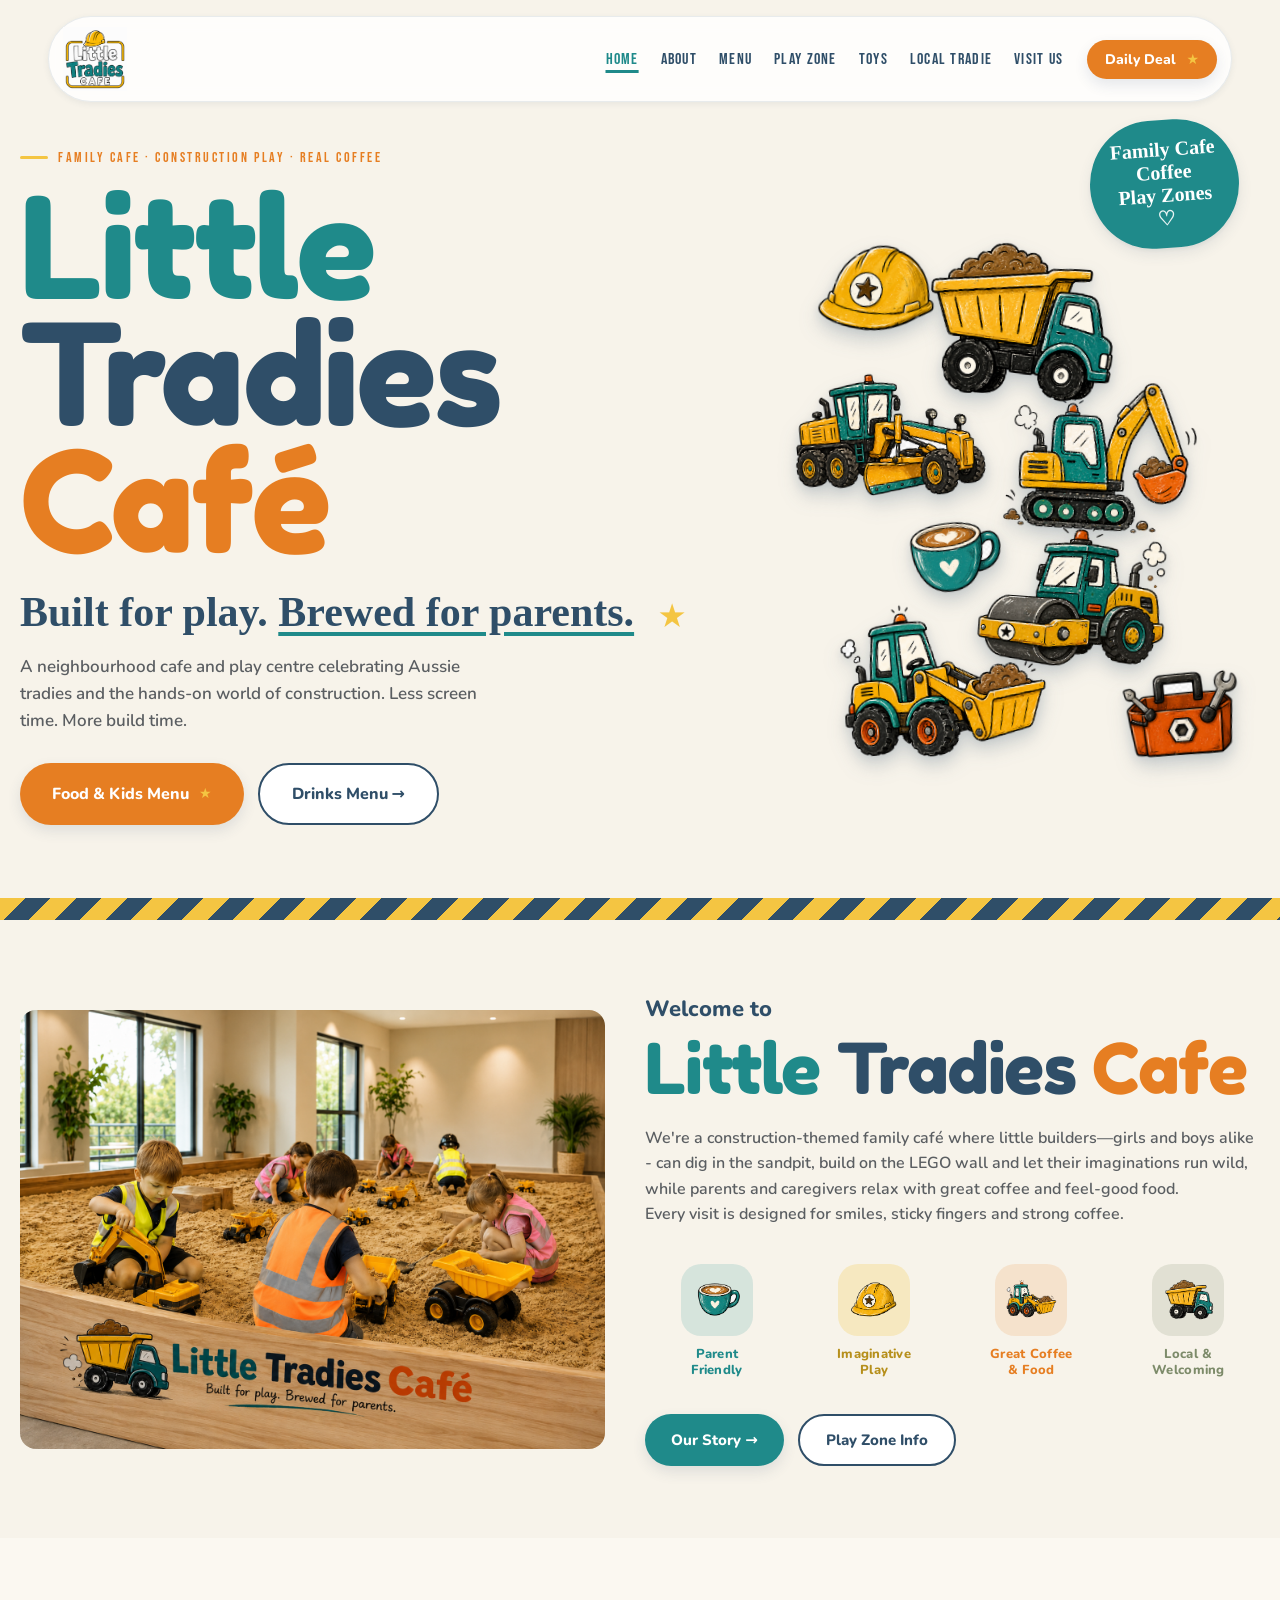
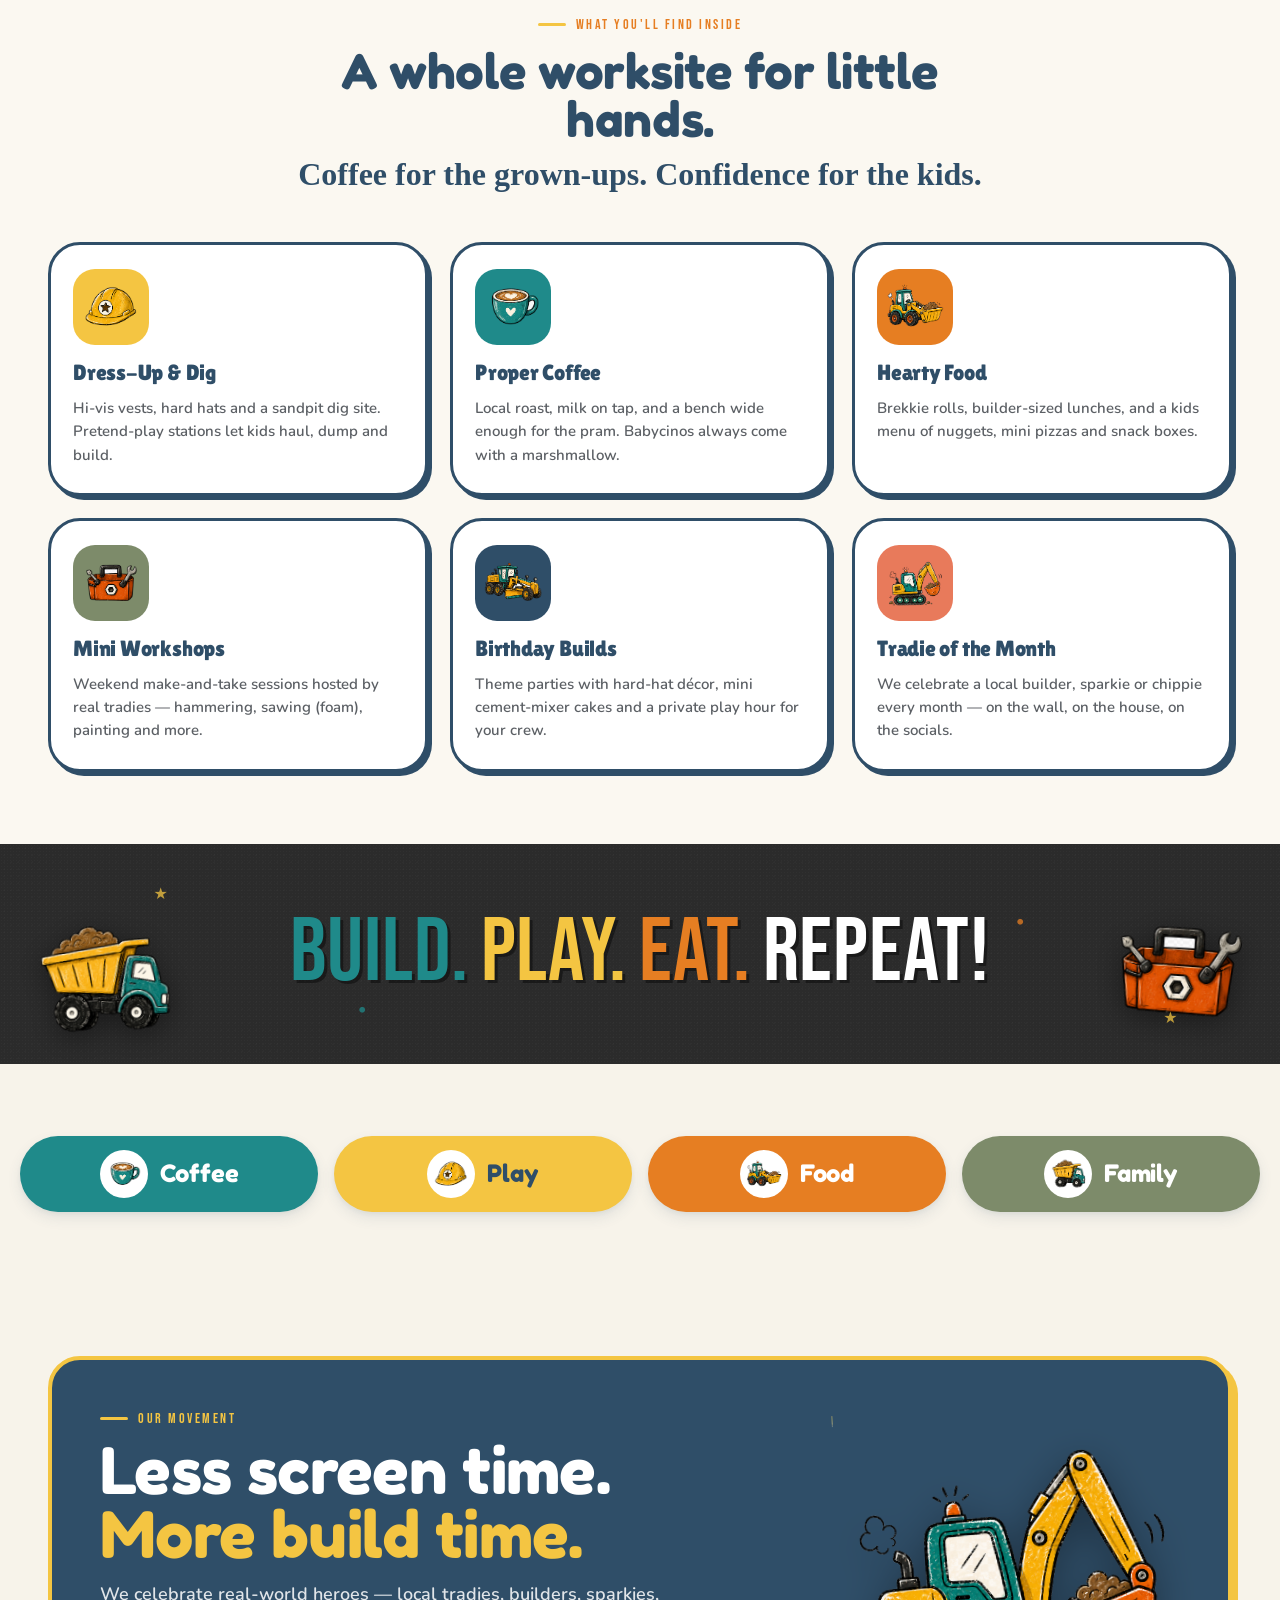
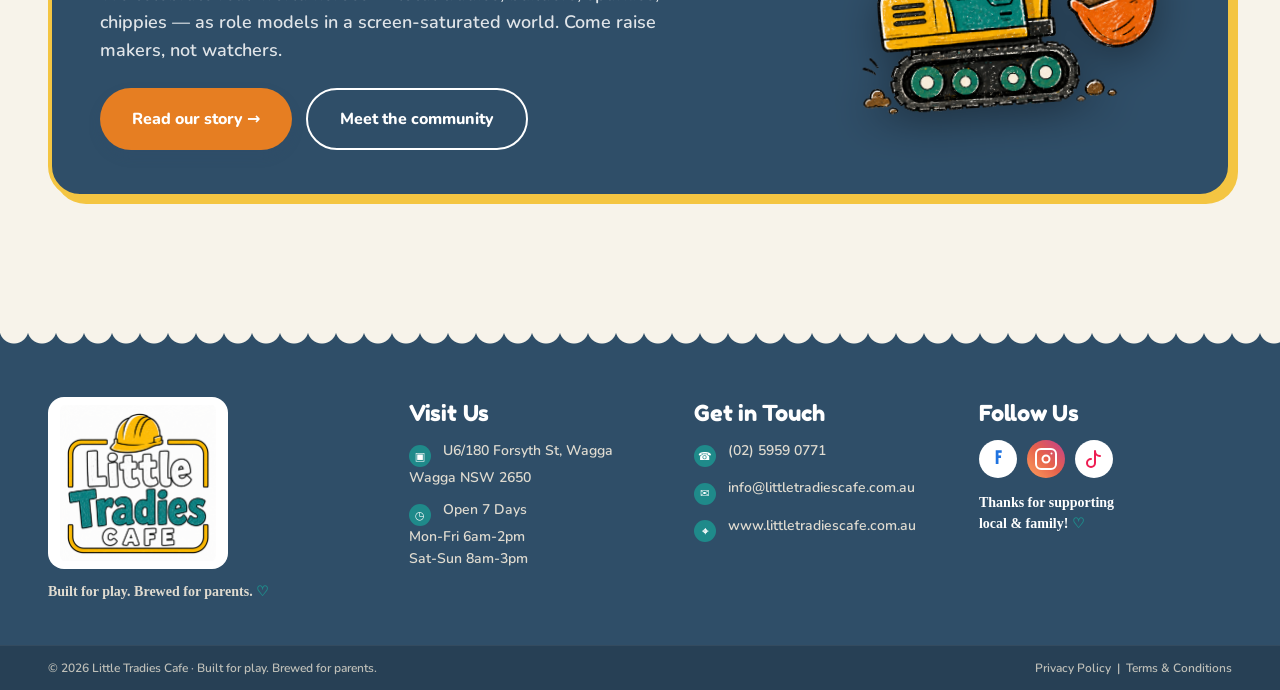
<file: site/index.html>
<!doctype html>
<html lang="en">
<head>
<meta charset="utf-8" />
<meta name="viewport" content="width=device-width, initial-scale=1" />
<title>Little Tradies Cafe — Built for play. Brewed for parents.</title>
<meta name="description" content="A construction-themed family cafe where little builders can dig, climb and imagine, while parents recharge with great coffee and feel-good food." />
<link rel="stylesheet" href="colors_and_type.css" />
<link rel="stylesheet" href="site.css" />
<link rel="icon" type="image/png" href="assets/illust-helmet.png" />
</head>
<body>


<!-- ============================ NAV ============================ -->
<div class="container nav-wrap">
  <nav class="nav">
    <a class="nav-brand" href="index.html" aria-label="Little Tradies Cafe — home">
      <img src="assets/logo-main.png" alt="Little Tradies Cafe">
    </a>
    <div class="nav-links" id="navLinks">
      <a href="index.html" class="active">Home</a>
      <a href="About.html">About</a>
      <a href="menu.html">Menu</a>
      <a href="play.html">Play Zone</a>
      <a href="toys.html">Toys</a>
      <a href="community.html">Local Tradie</a>
      <a href="visit.html">Visit Us</a>
    </div>
    <a class="btn primary nav-cta" href="visit.html#book">Daily Deal <span class="star">★</span></a>
    <button class="nav-toggle" aria-label="Open menu" onclick="document.getElementById('navLinks').classList.toggle('open')">
      <span></span><span></span><span></span>
    </button>
  </nav>
</div>

<!-- ============================ HERO ============================ -->
<section class="hero container">
  <div class="blob" style="background:var(--color-yellow); top:-120px; right:-100px;"></div>
  <div class="blob" style="background:var(--color-teal); bottom:-140px; left:-120px;"></div>

  <div class="hero-grid">
    <div class="hero-copy fade-up">
      <span class="eyebrow">Family Cafe · Construction Play · Real Coffee</span>
      <h1 class="hero-wordmark">
        <span style="color:var(--color-teal);">Little</span>
        <span style="color:var(--color-navy);">Tradies</span>
        <span style="color:var(--color-orange);">Café</span>
      </h1>
      <p class="hero-tag">
        Built for play. <span class="uline">Brewed for parents.</span>
        <span class="star-doodle">★</span>
      </p>
      <p class="hero-sub">
        A neighbourhood cafe and play centre celebrating Aussie tradies and
        the hands-on world of construction. Less screen time. More build time.
      </p>
      <div class="hero-cta row">
        <a class="btn primary lg" href="menu.html" id="heroCtaPrimary">Food &amp; Kids Menu <span class="star">★</span></a>
        <a class="btn outline lg" href="menu.html" id="heroCtaSecondary">Drinks Menu →</a>
      </div>
    </div>

    <div class="hero-art fade-up d2">
      <div class="hero-badge">
        Family Cafe<br>Coffee<br>Play Zones<br>
        <span style="opacity:.9">♡</span>
      </div>
      <div class="hero-cluster">
        <img class="art-grader" src="assets/illust-grader.png" alt="Cartoon road grader" style="left: 163px; top: 306px; position: absolute">
        <img class="art-truck" src="assets/illust-truck.png" alt="Cartoon dump truck" style="left: 293px; top: 189px; position: absolute">
        <img class="art-excavator" src="assets/illust-excavator.png" alt="Cartoon excavator" style="left: 377px; top: 319px; position: absolute">
        <img class="art-cup" src="assets/illust-coffee-cup.png" alt="Coffee cup" style="left: 229px; top: 424px; position: absolute">
        <img class="art-hat" src="assets/illust-helmet.png" alt="Hard hat" style="left: 155px; top: 156px; position: absolute">
        <img class="art-loader" src="assets/illust-loader.png" alt="Cartoon loader" style="left: 219px; top: 551px; position: absolute">
        <img class="art-steamroller" src="assets/illust-steamroller.png" alt="Cartoon steamroller" style="left: 349px; top: 463px; position: absolute">
        <img class="art-box" src="assets/illust-toolbox.png" alt="Toolbox" style="left: 457px; top: 581px; position: absolute">
      </div>
    </div>
  </div>

  <style>
    .hero { padding: 32px 0 64px; position: relative; }
    .hero-grid {
      display: grid; gap: 40px;
      grid-template-columns: 1.05fr 0.95fr;
      align-items: center;
    }
    .hero-wordmark {
      font-family: var(--font-display);
      font-size: clamp(72px, 11vw, 168px);
      line-height: 0.9;
      letter-spacing: -0.02em;
      margin: 18px 0 0;
      display: flex; flex-direction: column;
      font-weight: 400;
    }
    .hero-wordmark span { display: block; }
    .hero-tag {
      font-family: var(--font-script);
      font-weight: 700;
      font-size: clamp(28px, 3.4vw, 42px);
      line-height: 1.2;
      color: var(--color-navy);
      margin: 22px 0 16px;
      white-space: nowrap;
    }
    .hero-sub {
      max-width: 460px; font-size: 17px; line-height: 1.6;
      color: var(--fg-soft); margin: 0 0 28px;
    }
    .star-doodle { color: var(--color-yellow); margin-left: 14px; font-size: 28px; }

    .hero-art { position: relative; min-height: 460px; }
    .hero-badge {
      position: absolute; top: -14px; right: -6px;
      background: var(--color-teal); color: #fff;
      padding: 18px 22px;
      font-family: var(--font-script);
      font-weight: 700; font-size: 20px;
      line-height: 1.15; border-radius: 50% / 60%;
      transform: rotate(-4deg);
      box-shadow: var(--shadow-md);
      text-align: center; z-index: 10;
    }
    .hero-cluster { position: relative; height: 700px; }
    .hero-cluster img {
      position: absolute;
      filter:
        drop-shadow(0 10px 10px rgba(47,78,104,0.18))
        drop-shadow(0 3px 4px rgba(47,78,104,0.12));
      transform-origin: center;
      pointer-events: none;
    }
    .art-truck       { width: calc(var(--truck-w, 40)       * 1%); left: calc(var(--truck-x, 44)       * 1%); top: calc(var(--truck-y, 22)       * 1%); transform: translate(-50%,-50%) rotate(calc(var(--truck-rot, 4)         * 1deg)); z-index: var(--truck-z, 3); }
    .art-grader      { width: calc(var(--grader-w, 38)      * 1%); left: calc(var(--grader-x, 18)      * 1%); top: calc(var(--grader-y, 28)      * 1%); transform: translate(-50%,-50%) rotate(calc(var(--grader-rot, -6)       * 1deg)); z-index: var(--grader-z, 2); }
    .art-excavator   { width: calc(var(--excavator-w, 40)   * 1%); left: calc(var(--excavator-x, 78)   * 1%); top: calc(var(--excavator-y, 44)   * 1%); transform: translate(-50%,-50%) rotate(calc(var(--excavator-rot, 5)     * 1deg)); z-index: var(--excavator-z, 2); }
    .art-loader      { width: calc(var(--loader-w, 42)      * 1%); left: calc(var(--loader-x, 26)      * 1%); top: calc(var(--loader-y, 60)      * 1%); transform: translate(-50%,-50%) rotate(calc(var(--loader-rot, -4)       * 1deg)); z-index: var(--loader-z, 4); }
    .art-steamroller { width: calc(var(--steamroller-w, 38) * 1%); left: calc(var(--steamroller-x, 52) * 1%); top: calc(var(--steamroller-y, 52) * 1%); transform: translate(-50%,-50%) rotate(calc(var(--steamroller-rot, 4)  * 1deg)); z-index: var(--steamroller-z, 3); }
    .art-cup         { width: calc(var(--cup-w, 22)         * 1%); left: calc(var(--cup-x, 16)         * 1%); top: calc(var(--cup-y, 84)         * 1%); transform: translate(-50%,-50%) rotate(calc(var(--cup-rot, -8)          * 1deg)); z-index: var(--cup-z, 6); }
    .art-hat         { width: calc(var(--hat-w, 26)         * 1%); left: calc(var(--hat-x, 48)         * 1%); top: calc(var(--hat-y, 82)         * 1%); transform: translate(-50%,-50%) rotate(calc(var(--hat-rot, 7)           * 1deg)); z-index: var(--hat-z, 6); }
    .art-box         { width: calc(var(--box-w, 26)         * 1%); left: calc(var(--box-x, 80)         * 1%); top: calc(var(--box-y, 74)         * 1%); transform: translate(-50%,-50%) rotate(calc(var(--box-rot, -5)          * 1deg)); z-index: var(--box-z, 5); }

    @media (max-width: 860px) {
      .hero-grid { grid-template-columns: 1fr; }
      .hero-cluster { height: 500px; }
      .hero-badge { font-size: 18px; padding: 16px 20px; }
      .hero-tag { white-space: normal; }
    }
  </style>
</section>

<!-- ============================ HAZARD ============================ -->
<div class="hazard"></div>

<!-- ============================ WELCOME ============================ -->
<section id="welcome" class="section container">
  <div class="welcome-grid">
    <div class="welcome-photo fade-up">
      <img src="assets/cafe-interior.png" alt="Cafe interior with children in sandpit" style="width: 100%; height: auto; border-radius: 16px;">
    </div>

    <div class="welcome-copy">
      <p class="hello">Welcome to</p>
      <h2 class="title">
        <span style="color:var(--color-teal)">Little</span>
        <span style="color:var(--color-navy)">Tradies</span>
        <span style="color:var(--color-orange)">Cafe</span>
      </h2>
      <div class="lead">
        <div>
          <p>
            We're a construction-themed family café where little builders—girls and boys alike - can dig in the sandpit, build on the LEGO wall and let their imaginations run wild, while parents and caregivers relax with great coffee and feel-good food.
            <br>
            Every visit is designed for smiles, sticky fingers and strong coffee.
          </p>
        </div>
      </div>

      <div class="values">
        <div class="value">
          <div class="value-icon" style="background: rgba(31,138,138,.15)">
            <img src="assets/illust-coffee-cup.png" alt="">
          </div>
          <div class="value-label" style="color:var(--color-teal)">Parent
Friendly</div>
        </div>
        <div class="value">
          <div class="value-icon" style="background: rgba(244,197,66,.25)">
            <img src="assets/illust-helmet.png" alt="">
          </div>
          <div class="value-label" style="color:#B68F1B">Imaginative
Play</div>
        </div>
        <div class="value">
          <div class="value-icon" style="background: rgba(230,126,34,.15)">
            <img src="assets/illust-loader.png" alt="">
          </div>
          <div class="value-label" style="color:var(--color-orange)">Great Coffee
&amp; Food</div>
        </div>
        <div class="value">
          <div class="value-icon" style="background: rgba(125,139,106,.18)">
            <img src="assets/illust-truck.png" alt="">
          </div>
          <div class="value-label" style="color:var(--color-sage)">Local &amp;
Welcoming</div>
        </div>
      </div>

      <div class="row" style="margin-top:28px">
        <a class="btn teal" href="About.html">Our Story →</a>
        <a class="btn outline" href="play.html">Play Zone Info</a>
      </div>
    </div>
  </div>

  <style>
    .welcome-grid { display: grid; gap: 40px; grid-template-columns: 1fr 1.05fr; align-items: center; }
    .hello { font-family: var(--font-body); font-weight: 800; font-size: 22px; color: var(--color-navy); margin: 0 0 6px; }
    .title { font-family: var(--font-display); font-size: clamp(44px, 5.5vw, 76px); line-height: 1.0; letter-spacing: -0.02em; margin: 0 0 22px; }
    .lead { color: var(--fg-soft); margin: 0 0 28px; font-size: 17px; line-height: 1.65; }
    @media (max-width: 860px) { .welcome-grid { grid-template-columns: 1fr; } }
  </style>
</section>

<!-- ============================ WHAT YOU'LL FIND ============================ -->
<section class="section section-cream-soft" id="features">
  <div class="container">
    <div style="text-align:center; max-width:720px; margin:0 auto 48px;">
      <span class="eyebrow">What you'll find inside</span>
      <h2 class="h-section" style="margin:14px 0 12px;">A whole worksite for little hands.</h2>
      <p class="script">Coffee for the grown-ups. Confidence for the kids.</p>
    </div>

    <div class="feature-grid">
      <article class="feature-card sticker">
        <div class="feature-icon" style="background: var(--color-yellow)">
          <img src="assets/illust-helmet.png" alt="">
        </div>
        <h3 class="h-card">Dress-Up &amp; Dig</h3>
        <p>Hi-vis vests, hard hats and a sandpit dig site. Pretend-play stations let kids haul, dump and build.</p>
      </article>
      <article class="feature-card sticker">
        <div class="feature-icon" style="background: var(--color-teal); color:#fff">
          <img src="assets/illust-coffee-cup.png" alt="">
        </div>
        <h3 class="h-card">Proper Coffee</h3>
        <p>Local roast, milk on tap, and a bench wide enough for the pram. Babycinos always come with a marshmallow.</p>
      </article>
      <article class="feature-card sticker">
        <div class="feature-icon" style="background: var(--color-orange); color:#fff">
          <img src="assets/illust-loader.png" alt="">
        </div>
        <h3 class="h-card">Hearty Food</h3>
        <p>Brekkie rolls, builder-sized lunches, and a kids menu of nuggets, mini pizzas and snack boxes.</p>
      </article>
      <article class="feature-card sticker">
        <div class="feature-icon" style="background: var(--color-sage); color:#fff">
          <img src="assets/illust-toolbox.png" alt="">
        </div>
        <h3 class="h-card">Mini Workshops</h3>
        <p>Weekend make-and-take sessions hosted by real tradies — hammering, sawing (foam), painting and more.</p>
      </article>
      <article class="feature-card sticker">
        <div class="feature-icon" style="background: var(--color-navy); color:#fff">
          <img src="assets/illust-grader.png" alt="">
        </div>
        <h3 class="h-card">Birthday Builds</h3>
        <p>Theme parties with hard-hat décor, mini cement-mixer cakes and a private play hour for your crew.</p>
      </article>
      <article class="feature-card sticker">
        <div class="feature-icon" style="background: var(--color-coral); color:#fff">
          <img src="assets/illust-excavator.png" alt="">
        </div>
        <h3 class="h-card">Tradie of the Month</h3>
        <p>We celebrate a local builder, sparkie or chippie every month — on the wall, on the house, on the socials.</p>
      </article>
    </div>
  </div>

  <style>
    .feature-grid { display: grid; grid-template-columns: repeat(3, 1fr); gap: 22px; }
    .feature-card { display: flex; flex-direction: column; gap: 12px; padding: 24px 22px 26px; }
    .feature-card .h-card { font-size: 22px; }
    .feature-card p { font-size: 15px; line-height: 1.55; }
    .feature-icon { width: 76px; height: 76px; border-radius: 22px; display: flex; align-items: center; justify-content: center; margin-bottom: 4px; }
    .feature-icon img { width: 58px; height: 58px; object-fit: contain; }
    @media (max-width: 880px) { .feature-grid { grid-template-columns: repeat(2, 1fr); } }
    @media (max-width: 560px) { .feature-grid { grid-template-columns: 1fr; } }
  </style>
</section>



<!-- ============================ CHALK BAND ============================ -->
<section class="chalk-band">
  <img class="left-img" src="assets/illust-truck.png" alt="">
  <img class="right-img" src="assets/illust-toolbox.png" alt="">
  <div class="stars">
    <span style="top:18%; left:12%; color:#F4C542">★</span>
    <span style="top:70%; left:28%; color:#1F8A8A">•</span>
    <span style="top:30%; right:20%; color:#E67E22">•</span>
    <span style="bottom:16%; right:8%; color:#F4C542">★</span>
  </div>
  <div class="slogan">
    <span style="color:#1F8A8A">BUILD.</span>
    <span style="color:#F4C542">PLAY.</span>
    <span style="color:#E67E22">EAT.</span>
    <span style="color:#FFFFFF">REPEAT!</span>
  </div>
</section>

<!-- ============================ CHIPS ============================ -->
<section class="section container">
  <div class="chips">
    <div class="chip coffee"><span class="chip-ico"><img src="assets/illust-coffee-cup.png" alt=""></span><span>Coffee</span></div>
    <div class="chip play"><span class="chip-ico"><img src="assets/illust-helmet.png" alt=""></span><span>Play</span></div>
    <div class="chip food"><span class="chip-ico"><img src="assets/illust-loader.png" alt=""></span><span>Food</span></div>
    <div class="chip family"><span class="chip-ico"><img src="assets/illust-truck.png" alt=""></span><span>Family</span></div>
  </div>
</section>

<!-- ============================ MOVEMENT ============================ -->
<section class="section">
  <div class="container">
    <div class="movement sticker" style="background:var(--color-navy); color:#fff; border-color:var(--color-yellow); border-width:4px;">
      <div class="movement-grid">
        <div>
          <span class="eyebrow" style="color:var(--color-yellow)">Our Movement</span>
          <h2 class="h-section" style="color:#fff; margin: 12px 0 14px; font-size: clamp(40px,5vw,64px);">
            Less screen time.<br>
            <span style="color:var(--color-yellow)">More build time.</span>
          </h2>
          <p style="font-size:18px; color:rgba(255,255,255,0.85); max-width:560px; line-height:1.55;">
            We celebrate real-world heroes — local tradies, builders, sparkies, chippies —
            as role models in a screen-saturated world. Come raise makers, not watchers.
          </p>
          <div class="row" style="margin-top:24px">
            <a class="btn primary lg" href="About.html">Read our story →</a>
            <a class="btn outline lg" style="background:transparent; color:#fff; border-color:#fff;" href="community.html">Meet the community</a>
          </div>
        </div>
        <div class="movement-art"><img src="assets/illust-excavator.png" alt=""></div>
      </div>
    </div>
  </div>
  <style>
    .movement { padding: 44px 48px; box-shadow: 6px 6px 0 var(--color-yellow); }
    .movement:hover { box-shadow: 6px 6px 0 var(--color-yellow); transform: none; }
    .movement-grid { display: grid; grid-template-columns: 1.4fr 1fr; gap: 32px; align-items: center; }
    .movement-art img { width: 100%; max-width: 340px; margin-left: auto; filter: drop-shadow(0 12px 20px rgba(0,0,0,0.35)); transform: rotate(-3deg); }
    @media (max-width: 800px) {
      .movement { padding: 32px 24px; }
      .movement-grid { grid-template-columns: 1fr; }
    }
  </style>
</section>

<!-- ============================ FOOTER ============================ -->
<footer class="lt-footer">
  <div class="scallop" aria-hidden="true"></div>
  <div class="container footer-grid">
    <div class="brand-col">
      <img src="assets/logo-main.png" alt="Little Tradies Cafe">
      <p class="ftag">Built for play. Brewed for parents. <span class="heart">♡</span></p>
    </div>
    <div>
      <h4>Visit Us</h4>
      <p><span class="ico">▣</span> U6/180 Forsyth St, Wagga Wagga NSW 2650</p>
      <p><span class="ico">◷</span> Open 7 Days<br>Mon-Fri 6am-2pm<br>Sat-Sun 8am-3pm</p>
    </div>
    <div>
      <h4>Get in Touch</h4>
      <p><span class="ico">☎</span> (02) 5959 0771</p>
      <p><span class="ico">✉</span> info@littletradiescafe.com.au</p>
      <p><span class="ico">⌖</span> www.littletradiescafe.com.au</p>
    </div>
    <div>
      <h4>Follow Us</h4>
      <div class="socials">
        <a href="https://www.facebook.com/profile.php?id=61591291210645" class="soc f" aria-label="Facebook">f</a>
        <a href="https://www.instagram.com/littletradiescafe/?hl=en" class="soc i" aria-label="Instagram"><svg width="24" height="24" viewBox="0 0 24 24" fill="currentColor"><rect x="2" y="2" width="20" height="20" rx="5" ry="5" fill="none" stroke="currentColor" stroke-width="2"></rect><circle cx="12" cy="12" r="3.5" fill="none" stroke="currentColor" stroke-width="2"></circle><circle cx="17.5" cy="6.5" r="1" fill="currentColor"></circle></svg></a>
        <a href="https://www.tiktok.com/@littletradiescafe" class="soc t" aria-label="TikTok"><svg width="24" height="24" viewBox="0 0 24 24" fill="none" stroke="currentColor" stroke-width="2" stroke-linecap="round" stroke-linejoin="round"><path d="M9 12a4 4 0 1 0 4 4V4a5 5 0 0 0 5 5"></path></svg></a>
      </div>
      <p class="thanks">Thanks for supporting<br>local &amp; family! <span class="heart">♡</span></p>
    </div>
  </div>
  <div class="copybar">
    <div class="container copybar-row">
      <span>© 2026 Little Tradies Cafe · Built for play. Brewed for parents.</span>
      <span><a href="privacy.html">Privacy Policy</a> &nbsp;|&nbsp; <a href="terms.html">Terms &amp; Conditions</a></span>
    </div>
  </div>
</footer>

<!-- ============================ TWEAKS PANEL ============================ -->












<script src="js/main.js" defer></script>
</body>
</html>
</file>
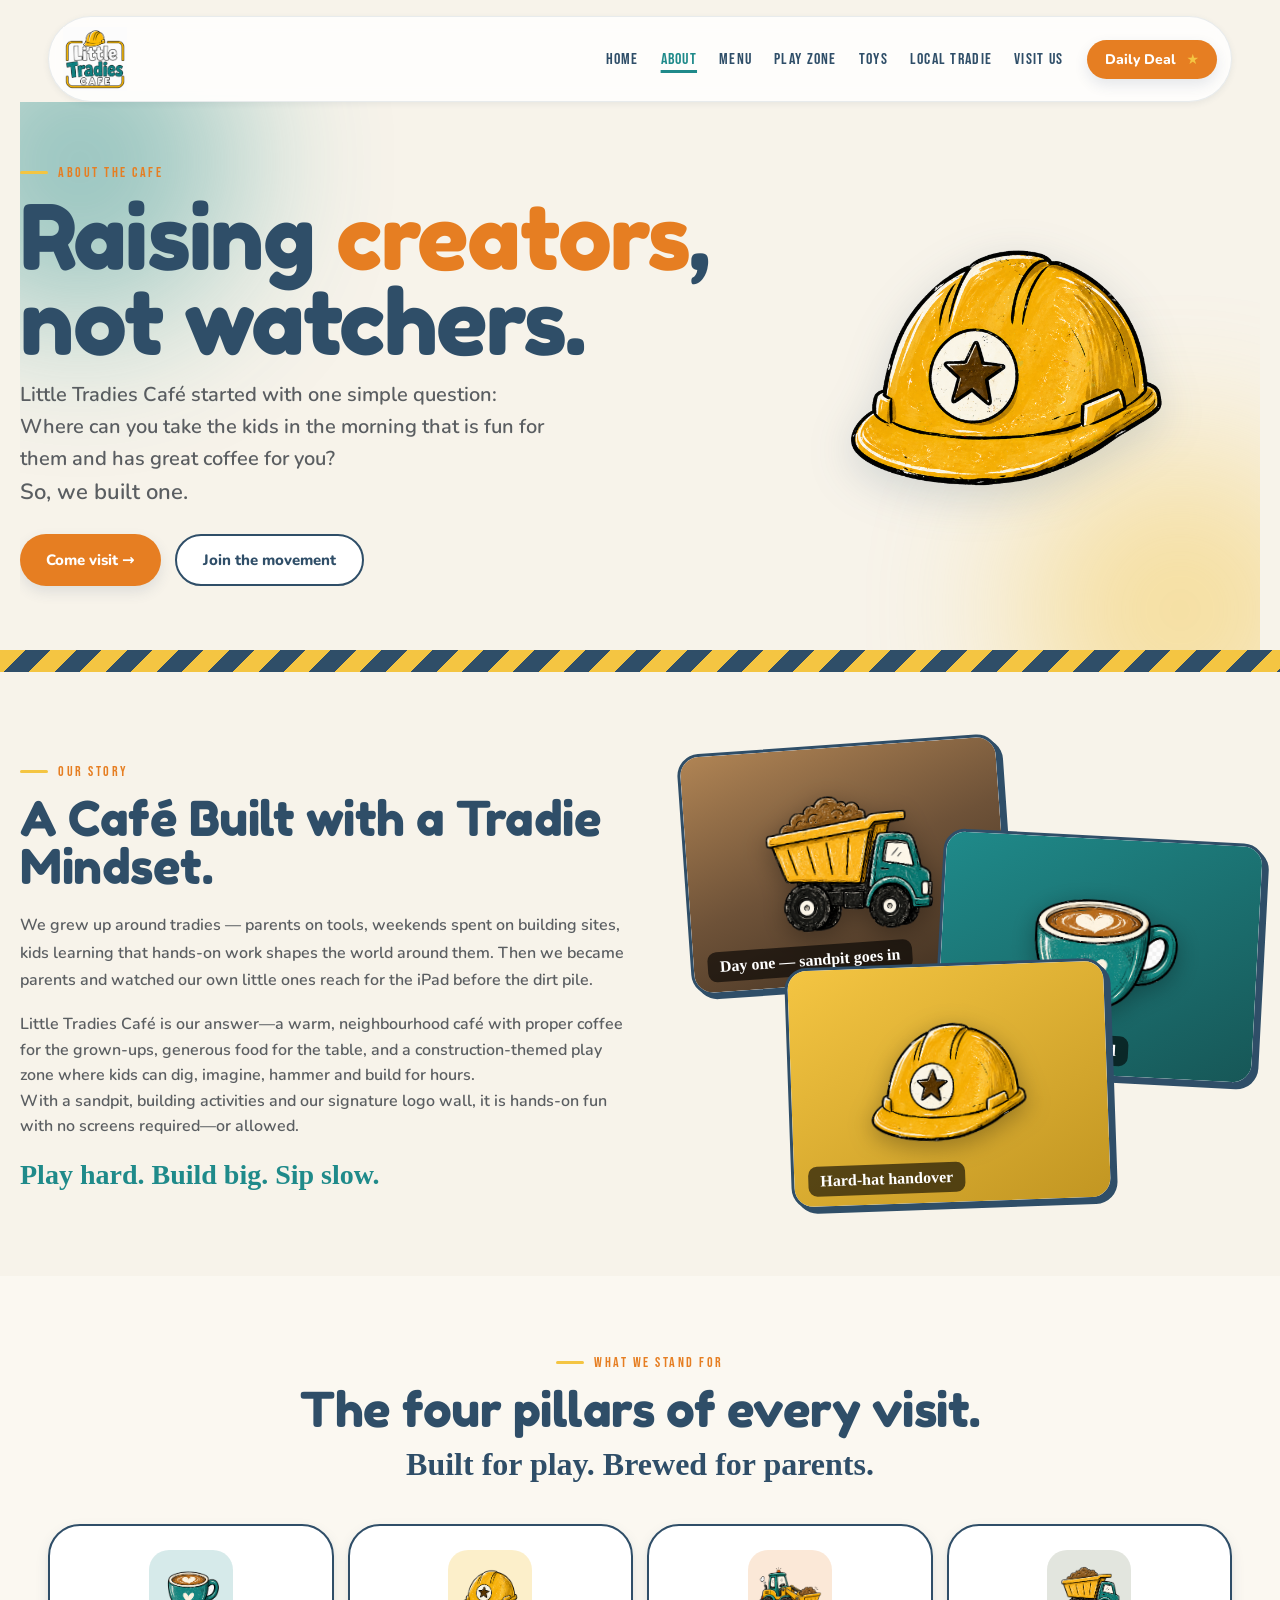
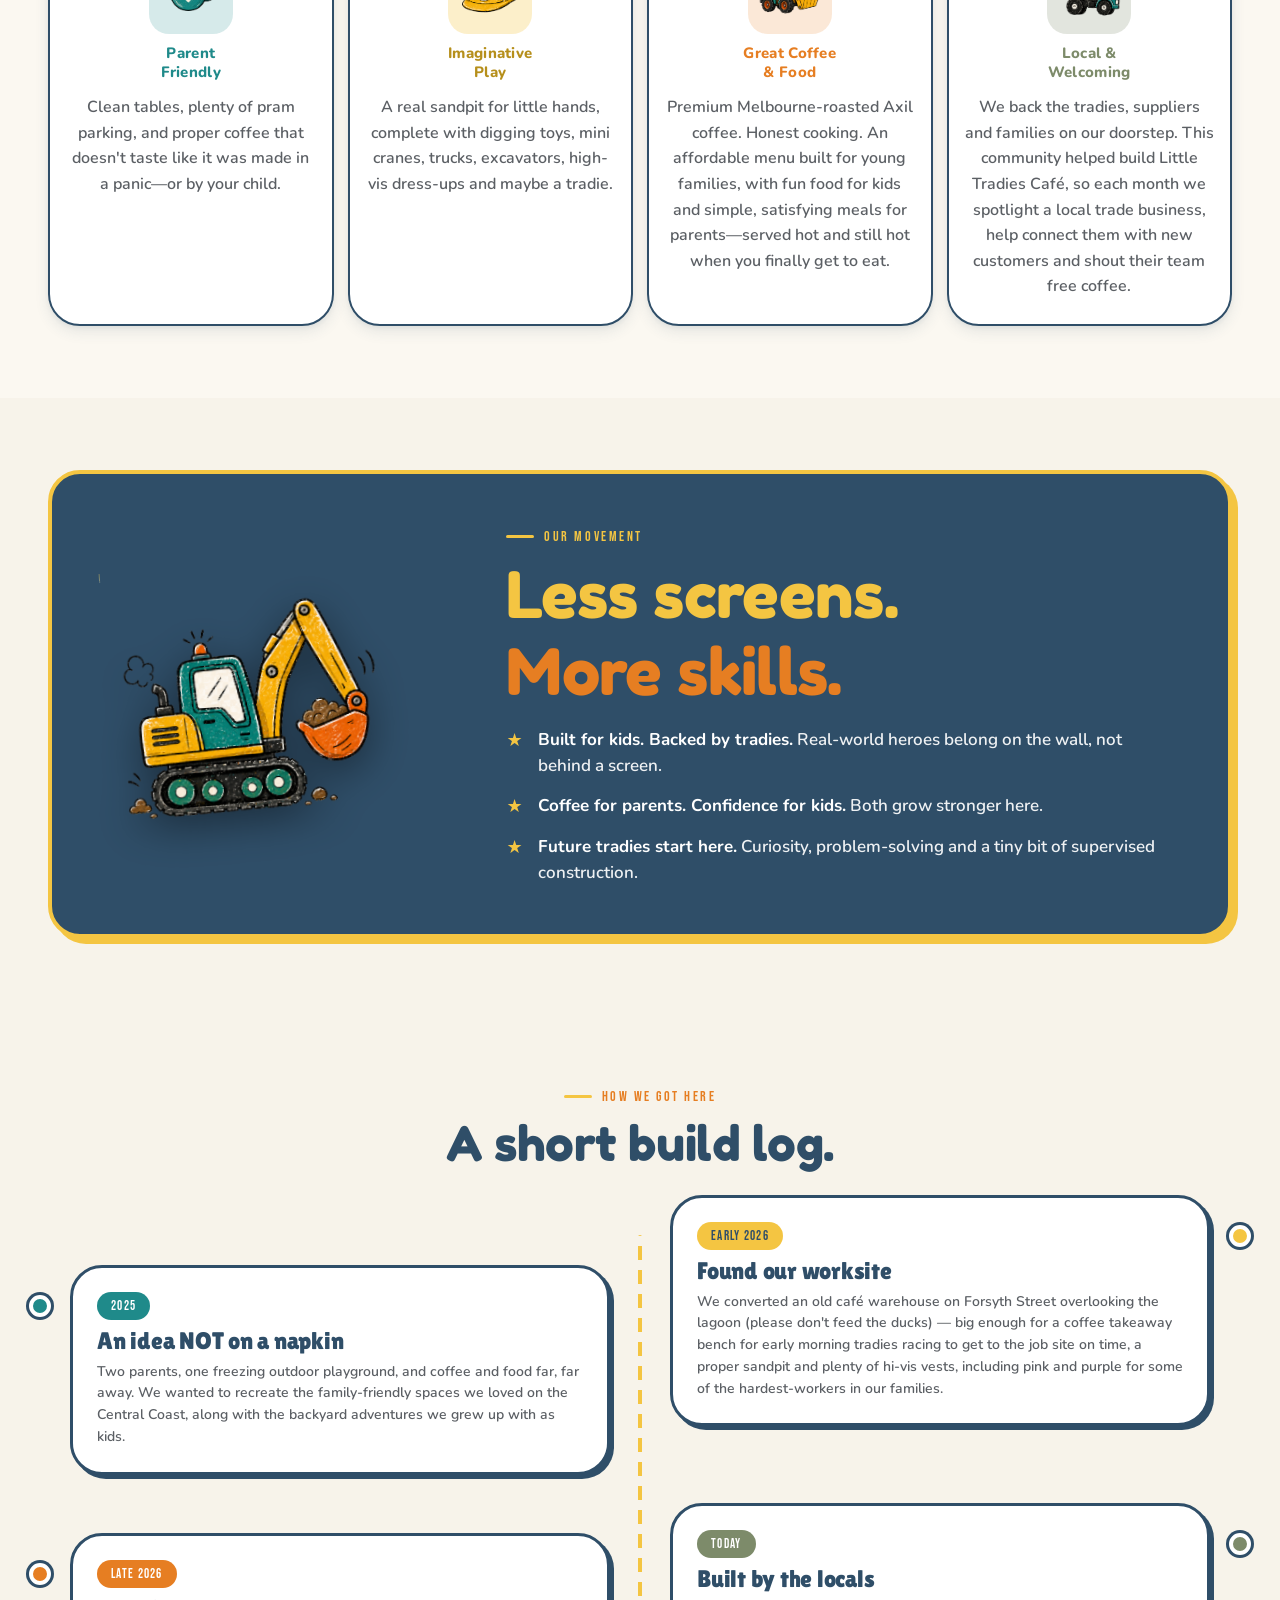
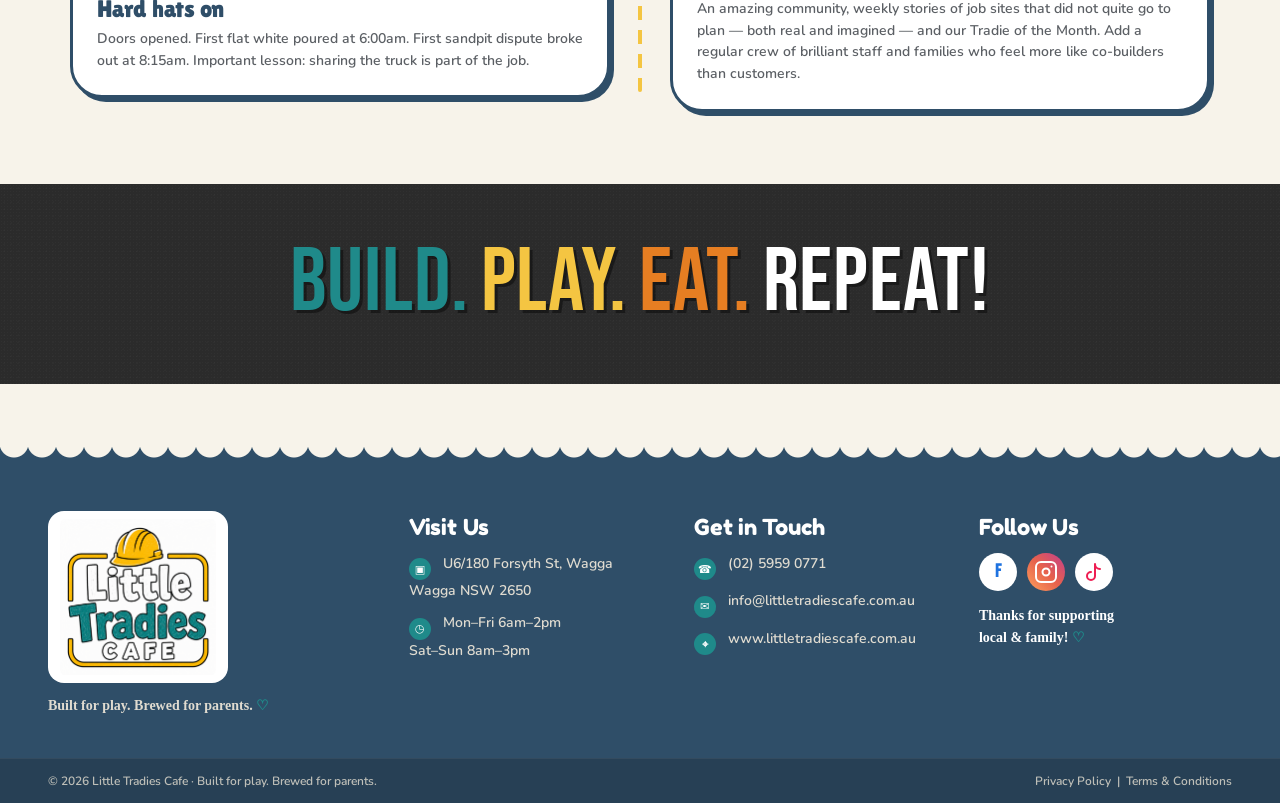
<file: site/about.html>
<!doctype html>
<html lang="en">
<head>
<meta charset="utf-8" />
<meta name="viewport" content="width=device-width, initial-scale=1" />
<title>About — Little Tradies Cafe</title>
<meta name="description" content="The story behind Little Tradies Cafe — raising makers, not watchers." />
<link rel="stylesheet" href="colors_and_type.css" />
<link rel="stylesheet" href="site.css" />
<link rel="icon" type="image/png" href="assets/illust-helmet.png" />
</head>
<body data-screen-label="02 About">

<!-- NAV -->
<div class="container nav-wrap">
  <nav class="nav">
    <a class="nav-brand" href="index.html" aria-label="Little Tradies Cafe — home">
      <img src="assets/logo-main.png" alt="Little Tradies Cafe" />
    </a>
    <div class="nav-links" id="navLinks">
      <a href="index.html">Home</a>
      <a href="about.html" class="active">About</a>
      <a href="menu.html">Menu</a>
      <a href="play.html">Play Zone</a>
      <a href="toys.html">Toys</a>
      <a href="community.html">Local Tradie</a>
      <a href="visit.html">Visit Us</a>
    </div>
    <a class="btn primary nav-cta" href="visit.html#book">Daily Deal <span class="star">★</span></a>
    <button class="nav-toggle" aria-label="Open menu" onclick="document.getElementById('navLinks').classList.toggle('open')">
      <span></span><span></span><span></span>
    </button>
  </nav>
</div>

<!-- HERO -->
<section class="page-hero container">
  <div class="blob" style="background:#1F8A8A; top:-100px; left:-100px;"></div>
  <div class="blob" style="background:#F4C542; bottom:-120px; right:-80px;"></div>
  <div class="page-hero-grid">
    <div class="fade-up">
      <span class="eyebrow">About the Cafe</span>
      <h1 class="h-display" style="margin-top:14px">
        Raising
        <span style="color:var(--color-orange)">creators</span>,<br>
        not watchers.
      </h1>
      <div class="lead" style="font-size: 22px">
        <p style="font-size: 20px">
          Little Tradies Café started with one simple question: Where can you take the kids in the morning that is fun for them and has great coffee for you?
        </p>
        <p style="font-size: 22px">
          So, we built one.
        </p>
      </div>
      <div class="row" style="margin-top:24px">
        <a class="btn primary" href="visit.html">Come visit →</a>
        <a class="btn outline" href="community.html">Join the movement</a>
      </div>
    </div>
    <div class="page-hero-art fade-up d2">
      <img src="assets/illust-helmet.png" alt="Yellow hard hat with star" />
    </div>
  </div>
</section>

<div class="hazard"></div>

<!-- STORY -->
<section class="section container">
  <div class="story-grid">
    <div>
      <span class="eyebrow">Our Story</span>
      <h2 class="h-section" style="margin:14px 0 22px">A Café Built with a Tradie Mindset.<br></h2>
      <p style="font-size: 16px; line-height: 1.7; margin-bottom: 18px">
        We grew up around tradies — parents on tools, weekends spent on building sites, kids learning that hands-on work shapes the world around them. Then we became parents and watched our own little ones reach for the iPad before the dirt pile.
      </p>
      <div style="font-size:17px; line-height:1.7; margin-bottom:18px">
        <p style="font-size: 16px">
          Little Tradies Café is our answer—a warm, neighbourhood café with proper coffee for the grown-ups, generous food for the table, and a construction-themed play zone where kids can dig, imagine, hammer and build for hours.
        </p>
        <p style="font-size: 16px">
          With a sandpit, building activities and our signature logo wall, it is hands-on fun with no screens required—or allowed.
        </p>
      </div>
      <p class="script" style="font-size:28px; color:var(--color-teal); margin-top:8px;">
        Play hard. Build big. Sip slow.
      </p>
    </div>
    <div class="story-photo">
      <div class="photo-stack">
        <div class="photo photo-1">
          <div class="photo-bg" style="background: linear-gradient(160deg,#b08454,#6E5238,#3E2E1F);"></div>
          <img src="assets/illust-truck.png" alt="">
          <span class="photo-cap">Day one — sandpit goes in</span>
        </div>
        <div class="photo photo-2">
          <div class="photo-bg" style="background: linear-gradient(150deg,#1F8A8A,#175757);"></div>
          <img src="assets/illust-coffee-cup.png" alt="">
          <span class="photo-cap">First flat white poured</span>
        </div>
        <div class="photo photo-3">
          <div class="photo-bg" style="background: linear-gradient(150deg,#F4C542,#C29622);"></div>
          <img src="assets/illust-helmet.png" alt="">
          <span class="photo-cap">Hard-hat handover</span>
        </div>
      </div>
    </div>
  </div>
  <style>
    .story-grid { display: grid; grid-template-columns: 1.05fr 1fr; gap: 60px; align-items: center; }
    .photo-stack { position: relative; height: 460px; }
    .photo {
      position: absolute;
      width: 56%; aspect-ratio: 4/3;
      border-radius: 22px; overflow: hidden;
      border: 3px solid var(--color-navy);
      box-shadow: 4px 4px 0 var(--color-navy);
      background: #fff;
      display: flex; align-items: center; justify-content: center;
    }
    .photo-bg { position: absolute; inset: 0; }
    .photo img { position: relative; width: 60%; max-width: 180px; filter: drop-shadow(0 6px 12px rgba(0,0,0,0.3)); }
    .photo-cap {
      position: absolute; bottom: 10px; left: 14px;
      background: rgba(0,0,0,0.6); color: #fff;
      padding: 6px 12px; border-radius: 9px;
      font-family: var(--font-script); font-size: 16px; font-weight: 700;
    }
    .photo-1 { top: 0; left: 0; transform: rotate(-4deg); z-index: 1; }
    .photo-2 { top: 20%; right: 0; transform: rotate(3deg); z-index: 2; }
    .photo-3 { bottom: 0; left: 18%; transform: rotate(-2deg); z-index: 3; }
    @media (max-width: 880px) {
      .story-grid { grid-template-columns: 1fr; }
      .photo-stack { height: 380px; }
    }
  </style>
</section>

<!-- VALUES -->
<section class="section section-cream-soft">
  <div class="container">
    <div style="text-align:center; max-width:680px; margin: 0 auto 40px;">
      <span class="eyebrow">What we stand for</span>
      <h2 class="h-section" style="margin:14px 0 12px">The four pillars of every visit.</h2>
      <p class="script">Built for play. Brewed for parents.</p>
    </div>
    <div class="values">
      <div class="value sticker flat" style="padding:24px 16px">
        <div class="value-icon" style="background: rgba(31,138,138,.18); width:84px; height:84px;">
          <img src="assets/illust-coffee-cup.png" alt="" style="width:64px; height:64px;">
        </div>
        <div class="value-label" style="color:var(--color-teal); font-size:15px">Parent
Friendly</div>
        <div style="font-size:14px; text-align:center; margin-top:4px">
          <p>
            Clean tables, plenty of pram parking, and proper coffee that doesn't taste like it was made in a panic—or by your child.
          </p>
        </div>
      </div>
      <div class="value sticker flat" style="padding:24px 16px">
        <div class="value-icon" style="background: rgba(244,197,66,.28); width:84px; height:84px;">
          <img src="assets/illust-helmet.png" alt="" style="width:64px; height:64px;">
        </div>
        <div class="value-label" style="color:#B68F1B; font-size:15px">Imaginative
Play</div>
        <div style="font-size:14px; text-align:center; margin-top:4px">
          <p>
            A real sandpit for little hands, complete with digging toys, mini cranes, trucks, excavators, high-vis dress-ups and maybe a tradie.
          </p>
        </div>
      </div>
      <div class="value sticker flat" style="padding:24px 16px">
        <div class="value-icon" style="background: rgba(230,126,34,.18); width:84px; height:84px;">
          <img src="assets/illust-loader.png" alt="" style="width:64px; height:64px;">
        </div>
        <div class="value-label" style="color:var(--color-orange); font-size:15px">Great Coffee
&amp; Food</div>
        <div style="font-size:14px; text-align:center; margin-top:4px">
          <p>
            Premium Melbourne-roasted Axil coffee. Honest cooking. An affordable menu built for young families, with fun food for kids and simple, satisfying meals for parents—served hot and still hot when you finally get to eat.
          </p>
        </div>
      </div>
      <div class="value sticker flat" style="padding:24px 16px">
        <div class="value-icon" style="background: rgba(125,139,106,.22); width:84px; height:84px;">
          <img src="assets/illust-truck.png" alt="" style="width:64px; height:64px;">
        </div>
        <div class="value-label" style="color:var(--color-sage); font-size:15px">Local &amp;
Welcoming</div>
        <div style="font-size:14px; text-align:center; margin-top:4px">
          <p>
            We back the tradies, suppliers and families on our doorstep. This community helped build Little Tradies Café, so each month we spotlight a local trade business, help connect them with new customers and shout their team free coffee.
          </p>
        </div>
      </div>
    </div>
  </div>
</section>

<!-- MOVEMENT -->
<section class="section">
  <div class="container">
    <div class="movement-band">
      <div class="band-art"><img src="assets/illust-excavator.png" alt=""></div>
      <div>
        <span class="eyebrow" style="color:var(--color-yellow)">Our Movement</span>
        <h2 class="h-section" style="color:#fff; font-size: clamp(40px,5vw,68px); margin: 12px 0 16px; line-height: 1.2">
          <span style="color:var(--color-yellow)">Less screens.</span><br>
          <span style="color:var(--color-orange)">More skills.</span>
        </h2>
        <ul class="movement-list">
          <li><strong>Built for kids. Backed by tradies.</strong> Real-world heroes belong on the wall, not behind a screen.</li>
          <li><strong>Coffee for parents. Confidence for kids.</strong> Both grow stronger here.</li>
          <li><strong>Future tradies start here.</strong> Curiosity, problem-solving and a tiny bit of supervised construction.</li>
        </ul>
      </div>
    </div>
  </div>
  <style>
    .movement-band {
      background: var(--color-navy);
      border-radius: 32px;
      border: 4px solid var(--color-yellow);
      box-shadow: 6px 6px 0 var(--color-yellow);
      padding: 48px 56px;
      display: grid;
      grid-template-columns: 0.7fr 1.3fr;
      gap: 40px;
      align-items: center;
      color: #fff;
    }
    .band-art img { width: 100%; max-width: 280px; transform: rotate(-4deg); filter: drop-shadow(0 12px 20px rgba(0,0,0,0.4)); }
    .movement-list { list-style: none; padding: 0; margin: 0; display: flex; flex-direction: column; gap: 14px; }
    .movement-list li {
      color: rgba(255,255,255,0.92);
      font-size: 17px;
      line-height: 1.55;
      padding-left: 32px;
      position: relative;
    }
    .movement-list li::before {
      content: "★";
      position: absolute; left: 0; top: 0;
      color: var(--color-yellow);
      font-size: 18px;
    }
    .movement-list strong { color: #fff; }
    @media (max-width: 800px) {
      .movement-band { grid-template-columns: 1fr; padding: 32px 28px; }
      .band-art img { max-width: 200px; }
    }
  </style>
</section>

<!-- TIMELINE -->
<section class="section container">
  <div style="text-align:center; max-width:680px; margin: 0 auto 48px;">
    <span class="eyebrow">How we got here</span>
    <h2 class="h-section" style="margin: 14px 0 8px">A short build log.</h2>
  </div>
  <div class="timeline">
    <div class="t-line"></div>
    <div class="t-item">
      <div class="t-dot" style="background:var(--color-teal)"></div>
      <div class="t-card sticker">
        <span class="pill teal">2025</span>
        <h3 class="h-card" style="margin-top:8px">An idea NOT on a napkin</h3>
        <p>Two parents, one freezing outdoor playground, and coffee and food far, far away. We wanted to recreate the family-friendly spaces we loved on the Central Coast, along with the backyard adventures we grew up with as kids.</p>
      </div>
    </div>
    <div class="t-item">
      <div class="t-dot" style="background:var(--color-yellow)"></div>
      <div class="t-card sticker">
        <span class="pill yellow">Early 2026</span>
        <h3 class="h-card" style="margin-top:8px">Found our worksite</h3>
        <p>We converted an old café warehouse on Forsyth Street overlooking the lagoon (please don't feed the ducks) — big enough for a coffee takeaway bench for early morning tradies racing to get to the job site on time, a proper sandpit and plenty of hi-vis vests, including pink and purple for some of the hardest-workers in our families.</p>
      </div>
    </div>
    <div class="t-item">
      <div class="t-dot" style="background:var(--color-orange)"></div>
      <div class="t-card sticker">
        <span class="pill orange">Late 2026</span>
        <h3 class="h-card" style="margin-top:8px">Hard hats on</h3>
        <p>Doors opened. First flat white poured at 6:00am. First sandpit dispute broke out at 8:15am. Important lesson: sharing the truck is part of the job.</p>
      </div>
    </div>
    <div class="t-item">
      <div class="t-dot" style="background:var(--color-sage)"></div>
      <div class="t-card sticker">
        <span class="pill sage">Today</span>
        <h3 class="h-card" style="margin-top:8px">Built by the locals</h3>
        <p>An amazing community, weekly stories of job sites that did not quite go to plan — both real and imagined — and our Tradie of the Month. Add a regular crew of brilliant staff and families who feel more like co-builders than customers.</p>
      </div>
    </div>
  </div>
  <style>
    .timeline {
      position: relative;
      display: grid;
      grid-template-columns: repeat(2, 1fr);
      gap: 28px 60px;
      padding: 0 20px;
    }
    .t-line {
      position: absolute;
      left: 50%; top: 20px; bottom: 20px;
      width: 4px;
      transform: translateX(-50%);
      z-index: 0;
      border-radius: 4px;
      background-image: repeating-linear-gradient(0deg, var(--color-yellow) 0 14px, transparent 14px 24px);
    }
    .t-item { position: relative; z-index: 1; }
    .t-item:nth-child(odd) { padding-right: 30px; }
    .t-item:nth-child(even) { padding-left: 30px; }
    .t-item:nth-child(2) { margin-top: 50px; }
    .t-item:nth-child(3) { margin-top: -20px; }
    .t-item:nth-child(4) { margin-top: 30px; }
    .t-dot {
      position: absolute;
      top: 30px;
      width: 22px; height: 22px;
      border-radius: 50%;
      border: 4px solid #fff;
      box-shadow: 0 0 0 3px var(--color-navy);
    }
    .t-item:nth-child(odd) .t-dot { right: -11px; }
    .t-item:nth-child(even) .t-dot { left: -11px; }
    .t-card p { margin-top: 6px; font-size: 14px; line-height: 1.55; }
    @media (max-width: 720px) {
      .timeline { grid-template-columns: 1fr; gap: 20px; }
      .t-line { left: 16px; transform: none; }
      .t-item, .t-item:nth-child(odd), .t-item:nth-child(even) { padding-left: 40px; padding-right: 0; margin-top: 0; }
      .t-dot, .t-item:nth-child(odd) .t-dot, .t-item:nth-child(even) .t-dot { left: 6px; right: auto; }
    }
  </style>
</section>

<!-- CTA -->
<section class="chalk-band" style="min-height: 200px; padding: 48px 24px;">
  <div class="slogan">
    <span style="color:#1F8A8A">BUILD.</span>
    <span style="color:#F4C542">PLAY.</span>
    <span style="color:#E67E22">EAT.</span>
    <span style="color:#fff">REPEAT!</span>
  </div>
</section>

<!-- FOOTER -->
<footer class="lt-footer">
  <div class="scallop" aria-hidden="true"></div>
  <div class="container footer-grid">
    <div class="brand-col">
      <img src="assets/logo-main.png" alt="Little Tradies Cafe">
      <p class="ftag">Built for play. Brewed for parents. <span class="heart">♡</span></p>
    </div>
    <div>
      <h4>Visit Us</h4>
      <p><span class="ico">▣</span> U6/180 Forsyth St, Wagga Wagga NSW 2650</p>
      <p><span class="ico">◷</span> Mon–Fri 6am–2pm<br>Sat–Sun 8am–3pm</p>
    </div>
    <div>
      <h4>Get in Touch</h4>
      <p><span class="ico">☎</span> (02) 5959 0771</p>
      <p><span class="ico">✉</span> info@littletradiescafe.com.au</p>
      <p><span class="ico">⌖</span> www.littletradiescafe.com.au</p>
    </div>
    <div>
      <h4>Follow Us</h4>
      <div class="socials">
        <a href="https://www.facebook.com/profile.php?id=61591291210645" class="soc f" aria-label="Facebook">f</a>
        <a href="https://www.instagram.com/littletradiescafe/?hl=en" class="soc i" aria-label="Instagram"><svg width="24" height="24" viewBox="0 0 24 24" fill="currentColor"><rect x="2" y="2" width="20" height="20" rx="5" ry="5" fill="none" stroke="currentColor" stroke-width="2"/><circle cx="12" cy="12" r="3.5" fill="none" stroke="currentColor" stroke-width="2"/><circle cx="17.5" cy="6.5" r="1" fill="currentColor"/></svg></a>
        <a href="https://www.tiktok.com/@littletradiescafe" class="soc t" aria-label="TikTok"><svg width="24" height="24" viewBox="0 0 24 24" fill="none" stroke="currentColor" stroke-width="2" stroke-linecap="round" stroke-linejoin="round"><path d="M9 12a4 4 0 1 0 4 4V4a5 5 0 0 0 5 5"></path></svg></a>
      </div>
      <p class="thanks">Thanks for supporting<br>local &amp; family! <span class="heart">♡</span></p>
    </div>
  </div>
  <div class="copybar">
    <div class="container copybar-row">
      <span>© 2026 Little Tradies Cafe · Built for play. Brewed for parents.</span>
      <span><a href="privacy.html">Privacy Policy</a> &nbsp;|&nbsp; <a href="terms.html">Terms &amp; Conditions</a></span>
    </div>
  </div>
</footer>

<script src="js/main.js" defer></script>
</body>
</html>
</file>
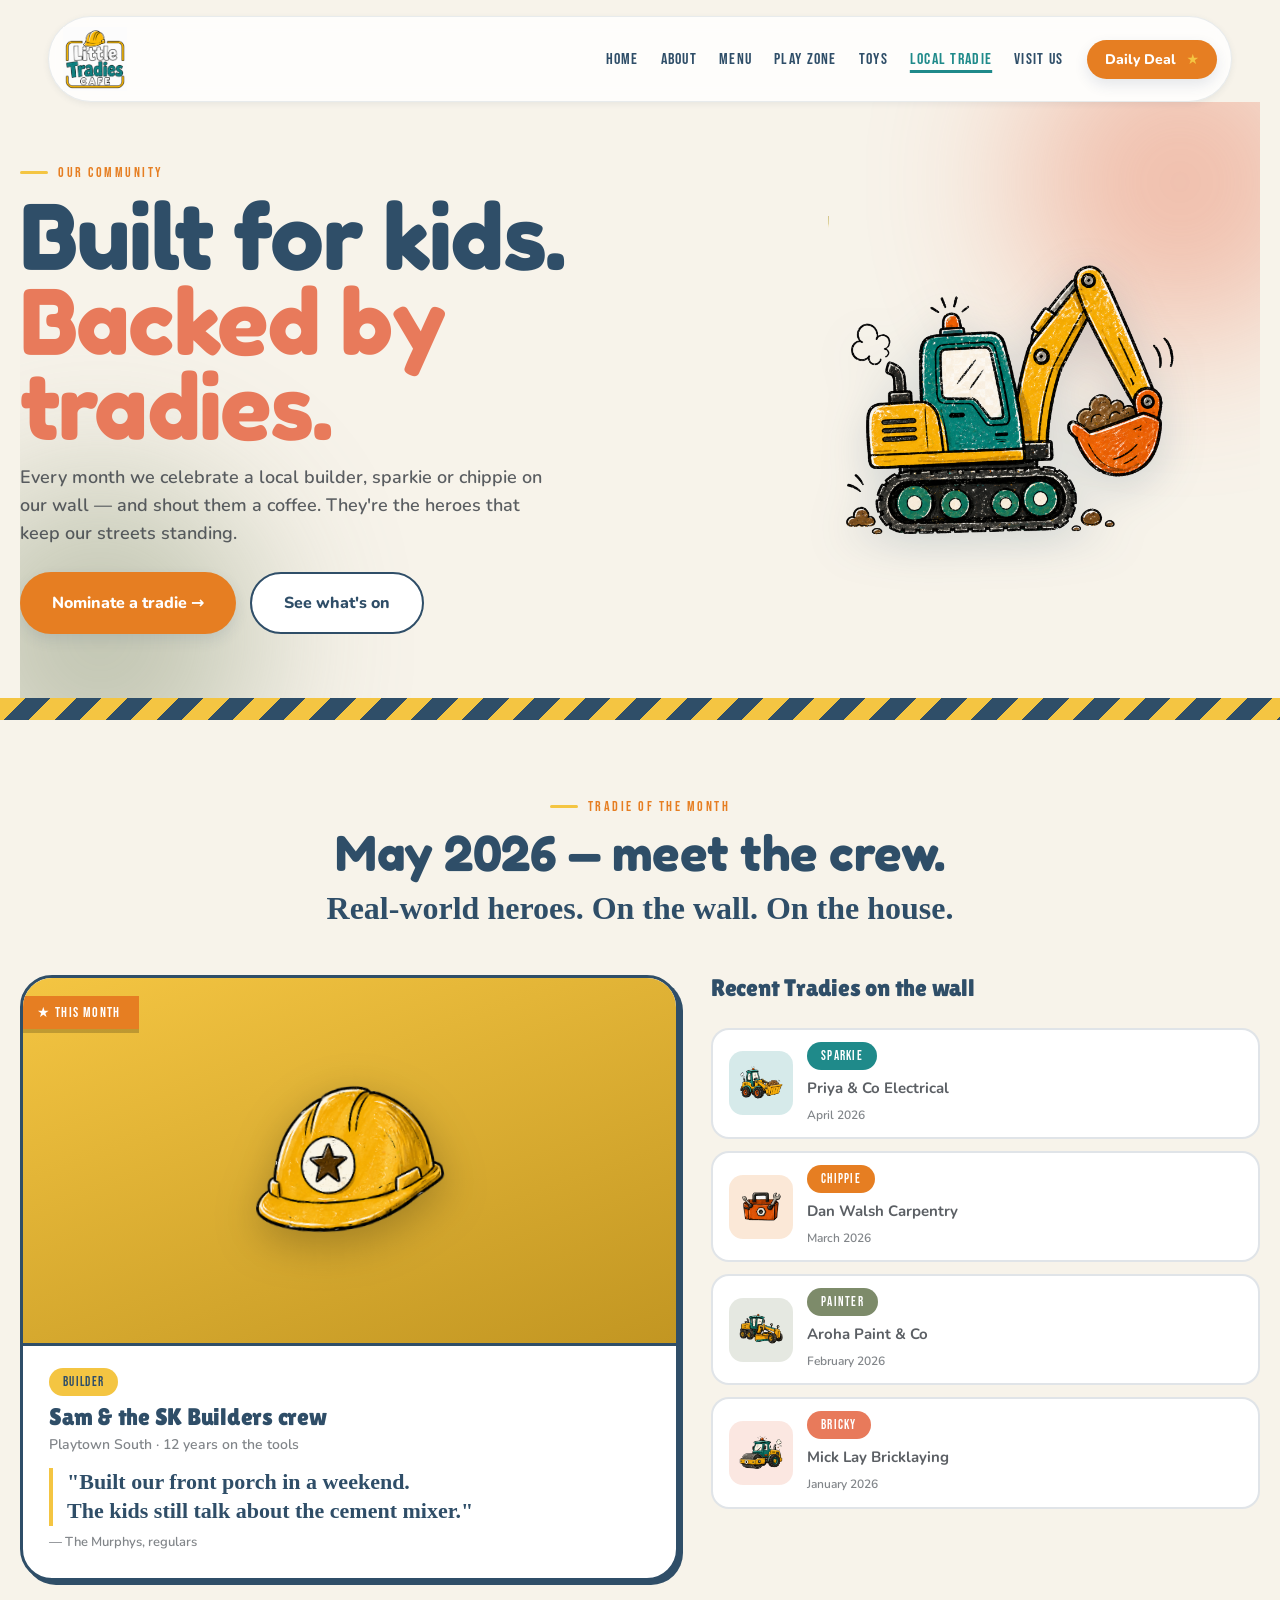
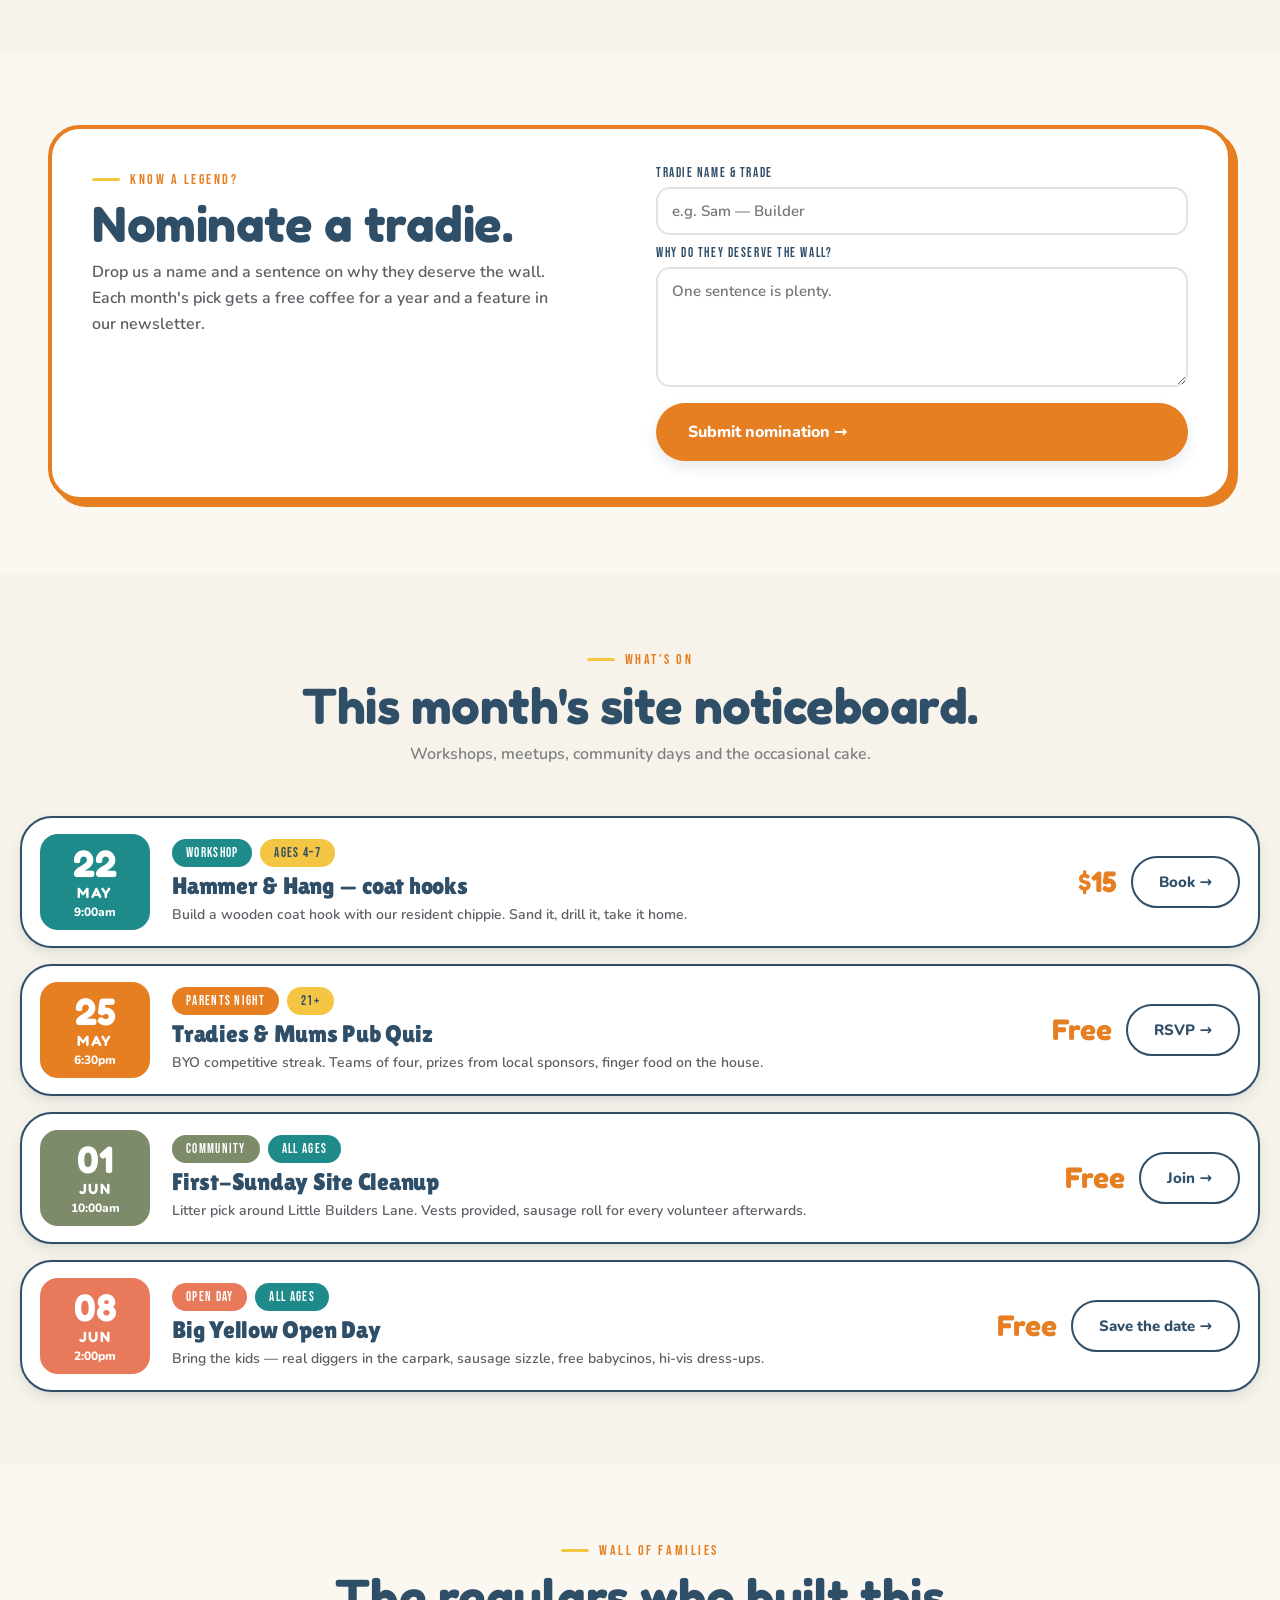
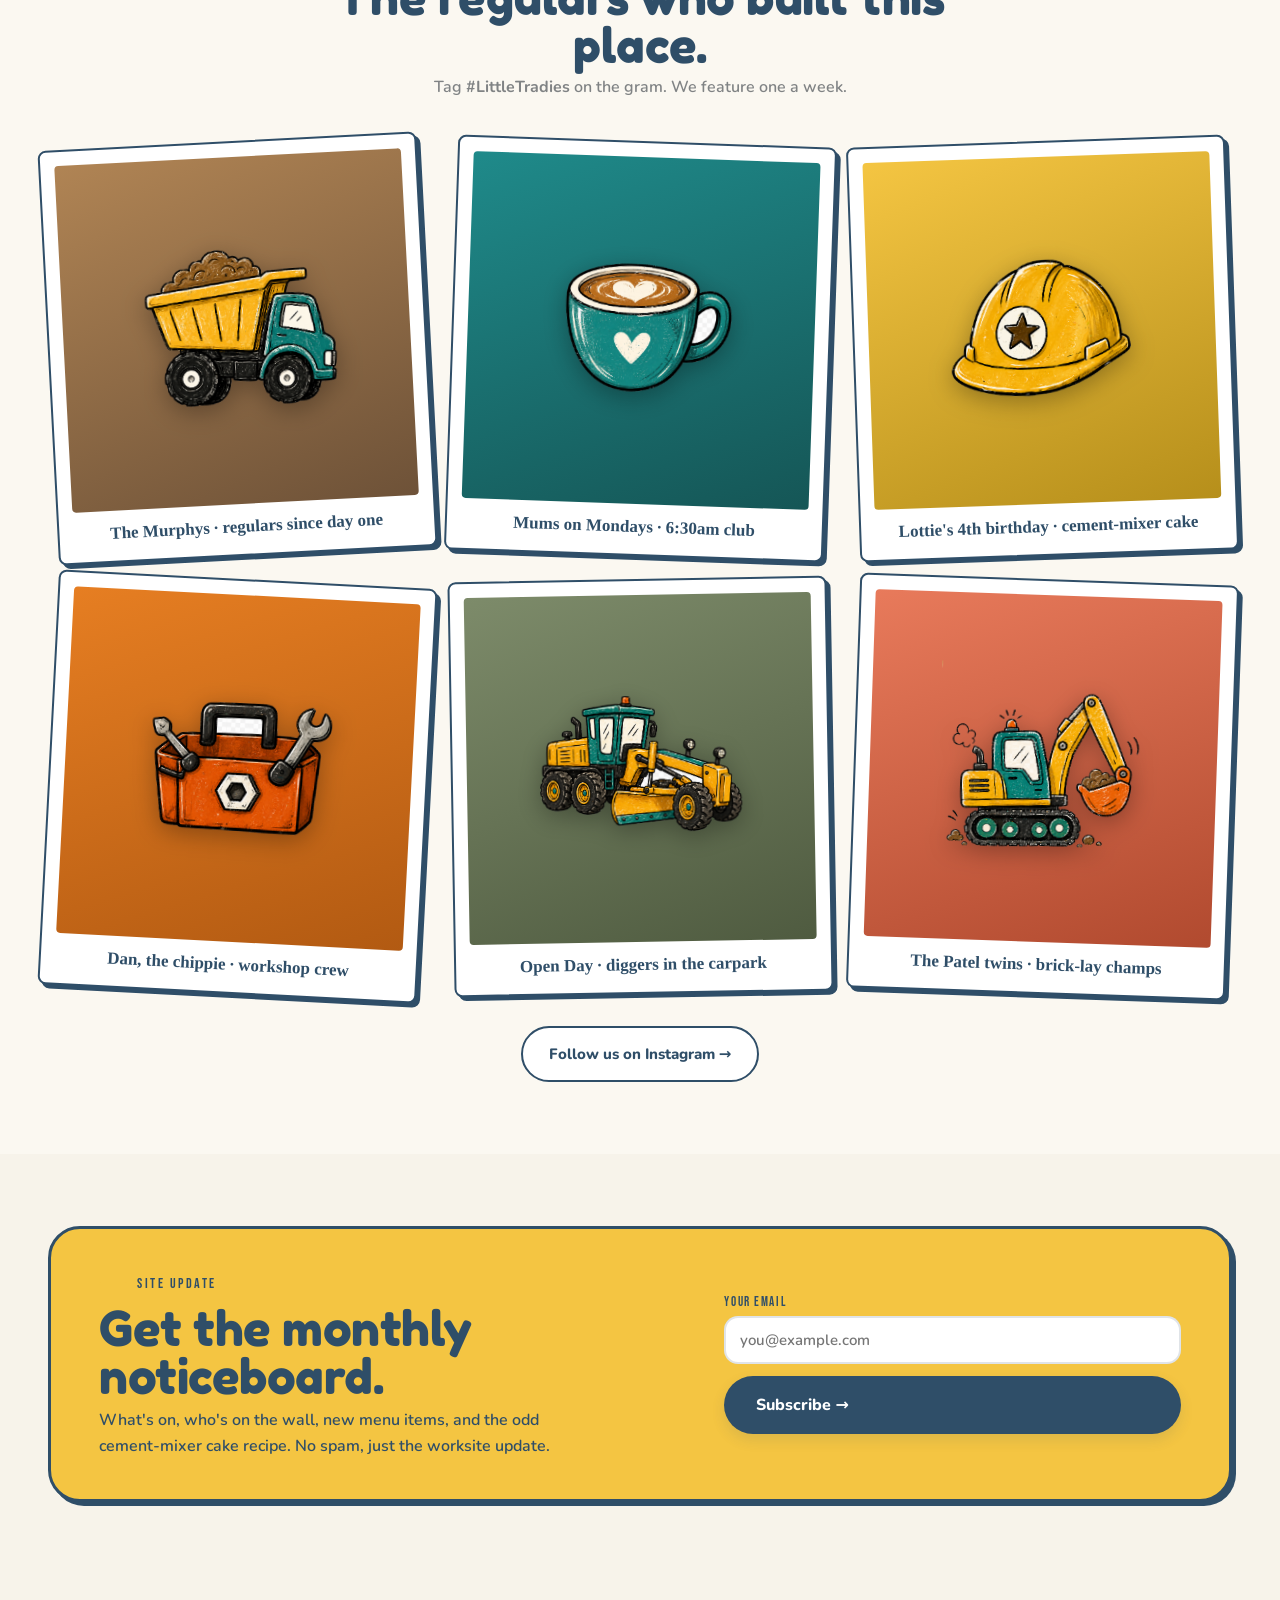
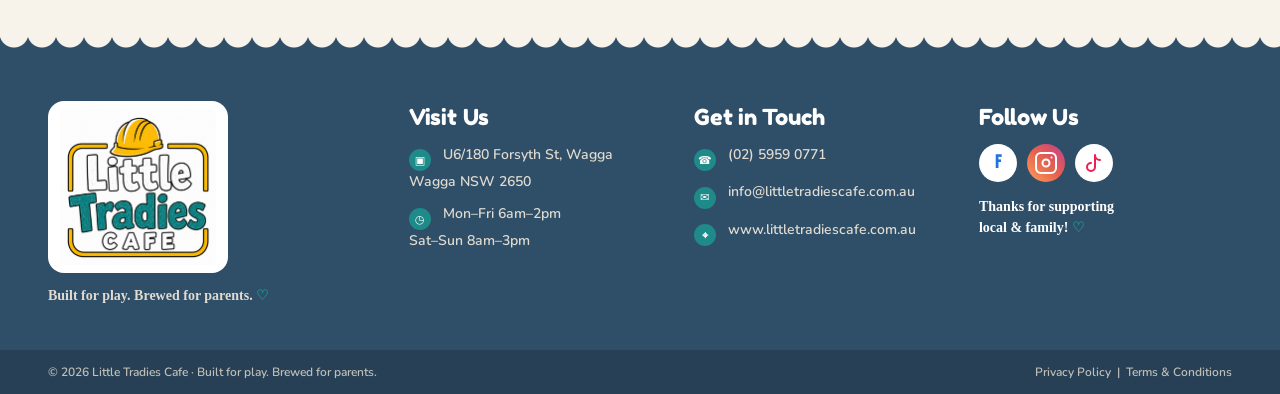
<file: site/community.html>
<!doctype html>
<html lang="en">
<head>
<meta charset="utf-8" />
<meta name="viewport" content="width=device-width, initial-scale=1" />
<title>Community — Little Tradies Cafe</title>
<meta name="description" content="Tradie of the Month, local events, and the families who built this place." />
<link rel="stylesheet" href="colors_and_type.css" />
<link rel="stylesheet" href="site.css" />
<link rel="icon" type="image/png" href="assets/illust-helmet.png" />
</head>
<body data-screen-label="05 Community">

<!-- NAV -->
<div class="container nav-wrap">
  <nav class="nav">
    <a class="nav-brand" href="index.html" aria-label="Little Tradies Cafe — home">
      <img src="assets/logo-final.png" alt="Little Tradies Cafe" />
    </a>
    <div class="nav-links" id="navLinks">
      <a href="index.html">Home</a>
      <a href="about.html">About</a>
      <a href="menu.html">Menu</a>
      <a href="play.html">Play Zone</a>
      <a href="toys.html">Toys</a>
      <a href="community.html" class="active">Local Tradie</a>
      <a href="visit.html">Visit Us</a>
    </div>
    <a class="btn primary nav-cta" href="visit.html#book">Daily Deal <span class="star">★</span></a>
    <button class="nav-toggle" aria-label="Open menu" onclick="document.getElementById('navLinks').classList.toggle('open')">
      <span></span><span></span><span></span>
    </button>
  </nav>
</div>

<!-- HERO -->
<section class="page-hero container">
  <div class="blob" style="background:#E87A5B; top:-80px; right:-80px;"></div>
  <div class="blob" style="background:#7D8B6A; bottom:-100px; left:-80px;"></div>
  <div class="page-hero-grid">
    <div class="fade-up">
      <span class="eyebrow">Our Community</span>
      <h1 class="h-display" style="margin-top:14px">
        Built for kids.<br />
        <span style="color:var(--color-coral)">Backed by tradies.</span>
      </h1>
      <p class="lead">
        Every month we celebrate a local builder, sparkie or chippie on
        our wall — and shout them a coffee. They're the heroes that
        keep our streets standing.
      </p>
      <div class="row" style="margin-top:24px">
        <a class="btn primary lg" href="#nominate">Nominate a tradie →</a>
        <a class="btn outline lg" href="#events">See what's on</a>
      </div>
    </div>
    <div class="page-hero-art fade-up d2">
      <img src="assets/illust-excavator.png" alt="Cartoon excavator" />
    </div>
  </div>
</section>

<div class="hazard"></div>

<!-- TRADIE OF THE MONTH -->
<section class="section container">
  <div style="text-align:center; max-width:680px; margin: 0 auto 48px;">
    <span class="eyebrow">Tradie of the Month</span>
    <h2 class="h-section" style="margin:14px 0 12px;">May 2026 — meet the crew.</h2>
    <p class="script">Real-world heroes. On the wall. On the house.</p>
  </div>

  <div class="totm-grid">
    <article class="totm-card sticker">
      <div class="totm-photo" style="background: linear-gradient(160deg,#F4C542,#C29622);">
        <img src="assets/illust-helmet.png" alt="" />
        <span class="totm-ribbon">★ This Month</span>
      </div>
      <div class="totm-body">
        <span class="pill yellow">Builder</span>
        <h3 class="h-card" style="margin:8px 0 4px; font-size:24px;">Sam &amp; the SK Builders crew</h3>
        <p class="totm-loc">Playtown South · 12 years on the tools</p>
        <p class="totm-quote">"Built our front porch in a weekend.<br />The kids still talk about the cement mixer."</p>
        <p class="totm-sub">— The Murphys, regulars</p>
      </div>
    </article>

    <div class="totm-side">
      <h3 class="h-card" style="margin-bottom:14px">Recent Tradies on the wall</h3>
      <a href="#nominate" class="totm-row">
        <div class="totm-row-art" style="background: rgba(31,138,138,.18);"><img src="assets/illust-loader.png" alt="" /></div>
        <div>
          <span class="pill teal">Sparkie</span>
          <p><strong>Priya &amp; Co Electrical</strong></p>
          <p class="muted">April 2026</p>
        </div>
      </a>
      <a href="#nominate" class="totm-row">
        <div class="totm-row-art" style="background: rgba(230,126,34,.18);"><img src="assets/illust-toolbox.png" alt="" /></div>
        <div>
          <span class="pill orange">Chippie</span>
          <p><strong>Dan Walsh Carpentry</strong></p>
          <p class="muted">March 2026</p>
        </div>
      </a>
      <a href="#nominate" class="totm-row">
        <div class="totm-row-art" style="background: rgba(125,139,106,.20);"><img src="assets/illust-grader.png" alt="" /></div>
        <div>
          <span class="pill sage">Painter</span>
          <p><strong>Aroha Paint &amp; Co</strong></p>
          <p class="muted">February 2026</p>
        </div>
      </a>
      <a href="#nominate" class="totm-row">
        <div class="totm-row-art" style="background: rgba(232,122,91,.18);"><img src="assets/illust-steamroller.png" alt="" /></div>
        <div>
          <span class="pill coral">Bricky</span>
          <p><strong>Mick Lay Bricklaying</strong></p>
          <p class="muted">January 2026</p>
        </div>
      </a>
    </div>
  </div>

  <style>
    .totm-grid { display: grid; grid-template-columns: 1.2fr 1fr; gap: 32px; align-items: start; }
    .totm-card { padding: 0; overflow: hidden; }
    .totm-photo {
      position: relative;
      aspect-ratio: 16/9;
      display: flex; align-items: center; justify-content: center;
      border-bottom: 3px solid var(--color-navy);
    }
    .totm-photo img { width: 40%; max-width: 220px; filter: drop-shadow(0 12px 22px rgba(0,0,0,0.25)); transform: rotate(-4deg); }
    .totm-ribbon {
      position: absolute; top: 18px; left: -8px;
      background: var(--color-orange); color: #fff;
      padding: 8px 18px; padding-left: 22px;
      font-family: var(--font-label); font-size: 14px; letter-spacing: 0.1em;
      box-shadow: 0 4px 0 rgba(0,0,0,0.2);
    }
    .totm-body { padding: 22px 26px 26px; }
    .totm-loc { font-size: 14px; color: var(--fg-muted); margin-bottom: 12px; }
    .totm-quote {
      font-family: var(--font-script); font-weight: 700;
      font-size: 22px;
      line-height: 1.3;
      color: var(--color-navy);
      padding-left: 14px;
      border-left: 4px solid var(--color-yellow);
      margin-bottom: 6px;
    }
    .totm-sub { font-size: 13px; color: var(--fg-muted); }

    .totm-side { display: flex; flex-direction: column; gap: 12px; }
    .totm-row {
      display: grid; grid-template-columns: 64px 1fr;
      gap: 14px;
      align-items: center;
      background: #fff;
      border: 2px solid var(--tint-navy-15);
      border-radius: 18px;
      padding: 12px 16px;
      text-decoration: none;
      color: inherit;
      transition: transform 200ms var(--ease-bounce), border-color 200ms;
    }
    .totm-row:hover { transform: translateX(4px); border-color: var(--color-navy); }
    .totm-row-art {
      width: 64px; height: 64px;
      border-radius: 14px;
      display: flex; align-items: center; justify-content: center;
    }
    .totm-row-art img { width: 70%; }
    .totm-row p { font-size: 15px; margin: 6px 0 0; }
    .totm-row .muted { font-size: 12px; }

    @media (max-width: 880px) {
      .totm-grid { grid-template-columns: 1fr; }
    }
  </style>
</section>

<!-- NOMINATE STRIP -->
<section id="nominate" class="section section-cream-soft">
  <div class="container">
    <div class="nominate-band sticker" style="background:#fff; border-color:var(--color-orange); border-width: 4px; box-shadow: 6px 6px 0 var(--color-orange); padding: 36px 40px;">
      <div class="nominate-grid">
        <div>
          <span class="eyebrow">Know a legend?</span>
          <h2 class="h-section" style="margin:12px 0 12px">Nominate a tradie.</h2>
          <p style="font-size:16px; line-height:1.6; max-width:480px;">
            Drop us a name and a sentence on why they deserve the wall.
            Each month's pick gets a free coffee for a year and a feature in our newsletter.
          </p>
        </div>
        <form class="nominate-form" onsubmit="event.preventDefault(); alert('Thanks for the nomination — we\\'ll be in touch!');">
          <div class="field full">
            <label>Tradie name &amp; trade</label>
            <input type="text" placeholder="e.g. Sam — Builder" required />
          </div>
          <div class="field full">
            <label>Why do they deserve the wall?</label>
            <textarea placeholder="One sentence is plenty." required></textarea>
          </div>
          <div class="field full" style="margin-top: 6px">
            <button class="btn primary lg" type="submit">Submit nomination →</button>
          </div>
        </form>
      </div>
    </div>
  </div>
  <style>
    .nominate-grid { display: grid; grid-template-columns: 1fr 1fr; gap: 32px; align-items: start; }
    .nominate-form { display: flex; flex-direction: column; gap: 10px; }
    @media (max-width: 760px) { .nominate-grid { grid-template-columns: 1fr; } }
  </style>
</section>

<!-- EVENTS -->
<section id="events" class="section container">
  <div style="text-align:center; max-width:680px; margin: 0 auto 48px;">
    <span class="eyebrow">What's on</span>
    <h2 class="h-section" style="margin:14px 0 12px;">This month's site noticeboard.</h2>
    <p class="muted">Workshops, meetups, community days and the occasional cake.</p>
  </div>

  <div class="events-list">
    <article class="event-row sticker flat">
      <div class="event-date">
        <span class="ed-day">22</span>
        <span class="ed-mon">MAY</span>
        <span class="ed-time">9:00am</span>
      </div>
      <div class="event-body">
        <div class="row" style="gap:8px; margin-bottom:6px;">
          <span class="pill teal">Workshop</span>
          <span class="pill yellow">Ages 4–7</span>
        </div>
        <h3 class="h-card">Hammer &amp; Hang — coat hooks</h3>
        <p>Build a wooden coat hook with our resident chippie. Sand it, drill it, take it home.</p>
      </div>
      <div class="event-cta">
        <span class="event-price">$15</span>
        <a class="btn outline" href="visit.html#book">Book →</a>
      </div>
    </article>

    <article class="event-row sticker flat">
      <div class="event-date" style="background:var(--color-orange); color:#fff;">
        <span class="ed-day">25</span>
        <span class="ed-mon">MAY</span>
        <span class="ed-time">6:30pm</span>
      </div>
      <div class="event-body">
        <div class="row" style="gap:8px; margin-bottom:6px;">
          <span class="pill orange">Parents Night</span>
          <span class="pill yellow">21+</span>
        </div>
        <h3 class="h-card">Tradies &amp; Mums Pub Quiz</h3>
        <p>BYO competitive streak. Teams of four, prizes from local sponsors, finger food on the house.</p>
      </div>
      <div class="event-cta">
        <span class="event-price">Free</span>
        <a class="btn outline" href="visit.html#book">RSVP →</a>
      </div>
    </article>

    <article class="event-row sticker flat">
      <div class="event-date" style="background:var(--color-sage); color:#fff;">
        <span class="ed-day">01</span>
        <span class="ed-mon">JUN</span>
        <span class="ed-time">10:00am</span>
      </div>
      <div class="event-body">
        <div class="row" style="gap:8px; margin-bottom:6px;">
          <span class="pill sage">Community</span>
          <span class="pill teal">All ages</span>
        </div>
        <h3 class="h-card">First-Sunday Site Cleanup</h3>
        <p>Litter pick around Little Builders Lane. Vests provided, sausage roll for every volunteer afterwards.</p>
      </div>
      <div class="event-cta">
        <span class="event-price">Free</span>
        <a class="btn outline" href="visit.html#book">Join →</a>
      </div>
    </article>

    <article class="event-row sticker flat">
      <div class="event-date" style="background:var(--color-coral); color:#fff;">
        <span class="ed-day">08</span>
        <span class="ed-mon">JUN</span>
        <span class="ed-time">2:00pm</span>
      </div>
      <div class="event-body">
        <div class="row" style="gap:8px; margin-bottom:6px;">
          <span class="pill coral">Open Day</span>
          <span class="pill teal">All ages</span>
        </div>
        <h3 class="h-card">Big Yellow Open Day</h3>
        <p>Bring the kids — real diggers in the carpark, sausage sizzle, free babycinos, hi-vis dress-ups.</p>
      </div>
      <div class="event-cta">
        <span class="event-price">Free</span>
        <a class="btn outline" href="visit.html#book">Save the date →</a>
      </div>
    </article>
  </div>

  <style>
    .events-list { display: flex; flex-direction: column; gap: 16px; }
    .event-row {
      display: grid;
      grid-template-columns: 110px 1fr auto;
      gap: 22px;
      align-items: center;
      padding: 16px 18px;
    }
    .event-date {
      background: var(--color-teal);
      color: #fff;
      border-radius: 18px;
      padding: 12px 8px;
      text-align: center;
      font-family: var(--font-display);
      line-height: 1;
    }
    .ed-day { display: block; font-size: 36px; }
    .ed-mon { display: block; font-size: 14px; letter-spacing: 0.1em; margin-top: 4px; }
    .ed-time { display: block; font-family: var(--font-body); font-weight: 800; font-size: 12px; margin-top: 6px; }
    .event-body p { font-size: 14px; line-height: 1.5; margin-top: 4px; }
    .event-cta { display: flex; align-items: center; gap: 14px; }
    .event-price {
      font-family: var(--font-display);
      color: var(--color-orange);
      font-size: 28px;
    }
    @media (max-width: 720px) {
      .event-row { grid-template-columns: 1fr; }
      .event-date { display: flex; gap: 10px; align-items: center; justify-content: center; padding: 10px 14px; }
      .ed-day, .ed-mon, .ed-time { display: inline; margin: 0; font-size: 16px; }
      .ed-day { font-size: 24px; }
      .event-cta { justify-content: space-between; }
    }
  </style>
</section>

<!-- WALL OF FAMILIES (gallery) -->
<section class="section section-cream-soft">
  <div class="container">
    <div style="text-align:center; max-width:680px; margin: 0 auto 40px;">
      <span class="eyebrow">Wall of Families</span>
      <h2 class="h-section" style="margin:14px 0 6px;">The regulars who built this place.</h2>
      <p class="muted">Tag <strong>#LittleTradies</strong> on the gram. We feature one a week.</p>
    </div>

    <div class="wall-grid">
      <!-- Stylised polaroid-style cards using illustrations + bg as photo placeholders -->
      <figure class="polaroid" style="--tilt:-3deg;">
        <div class="poly-photo" style="background: linear-gradient(160deg, #b08454, #6E5238);"><img src="assets/illust-truck.png" alt="" /></div>
        <figcaption>The Murphys · regulars since day one</figcaption>
      </figure>
      <figure class="polaroid" style="--tilt:2deg;">
        <div class="poly-photo" style="background: linear-gradient(160deg, #1F8A8A, #155656);"><img src="assets/illust-coffee-cup.png" alt="" /></div>
        <figcaption>Mums on Mondays · 6:30am club</figcaption>
      </figure>
      <figure class="polaroid" style="--tilt:-2deg;">
        <div class="poly-photo" style="background: linear-gradient(160deg, #F4C542, #B68F1B);"><img src="assets/illust-helmet.png" alt="" /></div>
        <figcaption>Lottie's 4th birthday · cement-mixer cake</figcaption>
      </figure>
      <figure class="polaroid" style="--tilt:3deg;">
        <div class="poly-photo" style="background: linear-gradient(160deg, #E67E22, #B25A12);"><img src="assets/illust-toolbox.png" alt="" /></div>
        <figcaption>Dan, the chippie · workshop crew</figcaption>
      </figure>
      <figure class="polaroid" style="--tilt:-1deg;">
        <div class="poly-photo" style="background: linear-gradient(160deg, #7D8B6A, #4F5B40);"><img src="assets/illust-grader.png" alt="" /></div>
        <figcaption>Open Day · diggers in the carpark</figcaption>
      </figure>
      <figure class="polaroid" style="--tilt:2deg;">
        <div class="poly-photo" style="background: linear-gradient(160deg, #E87A5B, #B14A2F);"><img src="assets/illust-excavator.png" alt="" /></div>
        <figcaption>The Patel twins · brick-lay champs</figcaption>
      </figure>
    </div>

    <p class="center-text" style="margin-top:32px;">
      <a class="btn outline" href="https://www.instagram.com/littletradiescafe/?hl=en" target="_blank" rel="noopener">Follow us on Instagram →</a>
    </p>
  </div>

  <style>
    .wall-grid { display: grid; grid-template-columns: repeat(3, 1fr); gap: 24px; }
    .polaroid {
      background: #fff;
      padding: 14px 14px 16px;
      border-radius: 8px;
      box-shadow: 4px 4px 0 var(--color-navy);
      border: 2px solid var(--color-navy);
      margin: 0;
      transform: rotate(var(--tilt, 0deg));
      transition: transform 200ms var(--ease-bounce);
    }
    .polaroid:hover { transform: rotate(0deg) translateY(-4px); }
    .poly-photo {
      aspect-ratio: 1;
      border-radius: 4px;
      display: flex; align-items: center; justify-content: center;
      overflow: hidden;
      margin-bottom: 12px;
    }
    .poly-photo img { width: 60%; filter: drop-shadow(0 6px 12px rgba(0,0,0,0.3)); }
    .polaroid figcaption {
      font-family: var(--font-script);
      font-size: 17px;
      font-weight: 700;
      color: var(--color-navy);
      text-align: center;
      line-height: 1.3;
      padding: 0 4px;
    }
    @media (max-width: 800px) { .wall-grid { grid-template-columns: repeat(2, 1fr); } }
    @media (max-width: 520px) { .wall-grid { grid-template-columns: 1fr; } }
  </style>
</section>

<!-- NEWSLETTER -->
<section class="section">
  <div class="container">
    <div class="newsletter sticker" style="background:var(--color-yellow); border-color:var(--color-navy); padding: 40px 48px;">
      <div class="newsletter-grid">
        <div>
          <span class="eyebrow" style="color:var(--color-navy)">Site Update</span>
          <h2 class="h-section" style="margin:12px 0 8px; color:var(--color-navy);">Get the monthly noticeboard.</h2>
          <p style="font-size:16px; color:var(--color-navy); line-height:1.6; max-width:480px;">
            What's on, who's on the wall, new menu items, and the odd
            cement-mixer cake recipe. No spam, just the worksite update.
          </p>
        </div>
        <form class="newsletter-form" onsubmit="event.preventDefault(); alert('Welcome to the crew!');">
          <div class="field full">
            <label style="color:var(--color-navy)">Your email</label>
            <input type="email" placeholder="you@example.com" required />
          </div>
          <button class="btn navy lg" type="submit">Subscribe →</button>
        </form>
      </div>
    </div>
  </div>
  <style>
    .newsletter-grid { display: grid; grid-template-columns: 1.3fr 1fr; gap: 32px; align-items: center; }
    .newsletter-form { display: flex; flex-direction: column; gap: 12px; }
    @media (max-width: 760px) { .newsletter-grid { grid-template-columns: 1fr; } }
  </style>
</section>

<!-- FOOTER -->
<footer class="lt-footer">
  <div class="scallop" aria-hidden="true"></div>
  <div class="container footer-grid">
    <div class="brand-col">
      <img src="assets/logo-final.png" alt="Little Tradies Cafe" />
      <p class="ftag">Built for play. Brewed for parents. <span class="heart">♡</span></p>
    </div>
    <div>
      <h4>Visit Us</h4>
      <p><span class="ico">▣</span> U6/180 Forsyth St, Wagga Wagga NSW 2650</p>
      <p><span class="ico">◷</span> Mon–Fri 6am–2pm<br />Sat–Sun 8am–3pm</p>
    </div>
    <div>
      <h4>Get in Touch</h4>
      <p><span class="ico">☎</span> (02) 5959 0771</p>
      <p><span class="ico">✉</span> info@littletradiescafe.com.au</p>
      <p><span class="ico">⌖</span> www.littletradiescafe.com.au</p>
    </div>
    <div>
      <h4>Follow Us</h4>
      <div class="socials">
        <a href="https://www.facebook.com/profile.php?id=61591291210645" class="soc f" aria-label="Facebook">f</a>
        <a href="https://www.instagram.com/littletradiescafe/?hl=en" class="soc i" aria-label="Instagram"><svg width="24" height="24" viewBox="0 0 24 24" fill="currentColor"><rect x="2" y="2" width="20" height="20" rx="5" ry="5" fill="none" stroke="currentColor" stroke-width="2"/><circle cx="12" cy="12" r="3.5" fill="none" stroke="currentColor" stroke-width="2"/><circle cx="17.5" cy="6.5" r="1" fill="currentColor"/></svg></a>
        <a href="https://www.tiktok.com/@littletradiescafe" class="soc t" aria-label="TikTok"><svg width="24" height="24" viewBox="0 0 24 24" fill="none" stroke="currentColor" stroke-width="2" stroke-linecap="round" stroke-linejoin="round"><path d="M9 12a4 4 0 1 0 4 4V4a5 5 0 0 0 5 5"></path></svg></a>
      </div>
      <p class="thanks">Thanks for supporting<br />local &amp; family! <span class="heart">♡</span></p>
    </div>
  </div>
  <div class="copybar">
    <div class="container copybar-row">
      <span>© 2026 Little Tradies Cafe · Built for play. Brewed for parents.</span>
      <span><a href="privacy.html">Privacy Policy</a> &nbsp;|&nbsp; <a href="terms.html">Terms &amp; Conditions</a></span>
    </div>
  </div>
</footer>

<script src="js/main.js" defer></script>
</body>
</html>
</file>
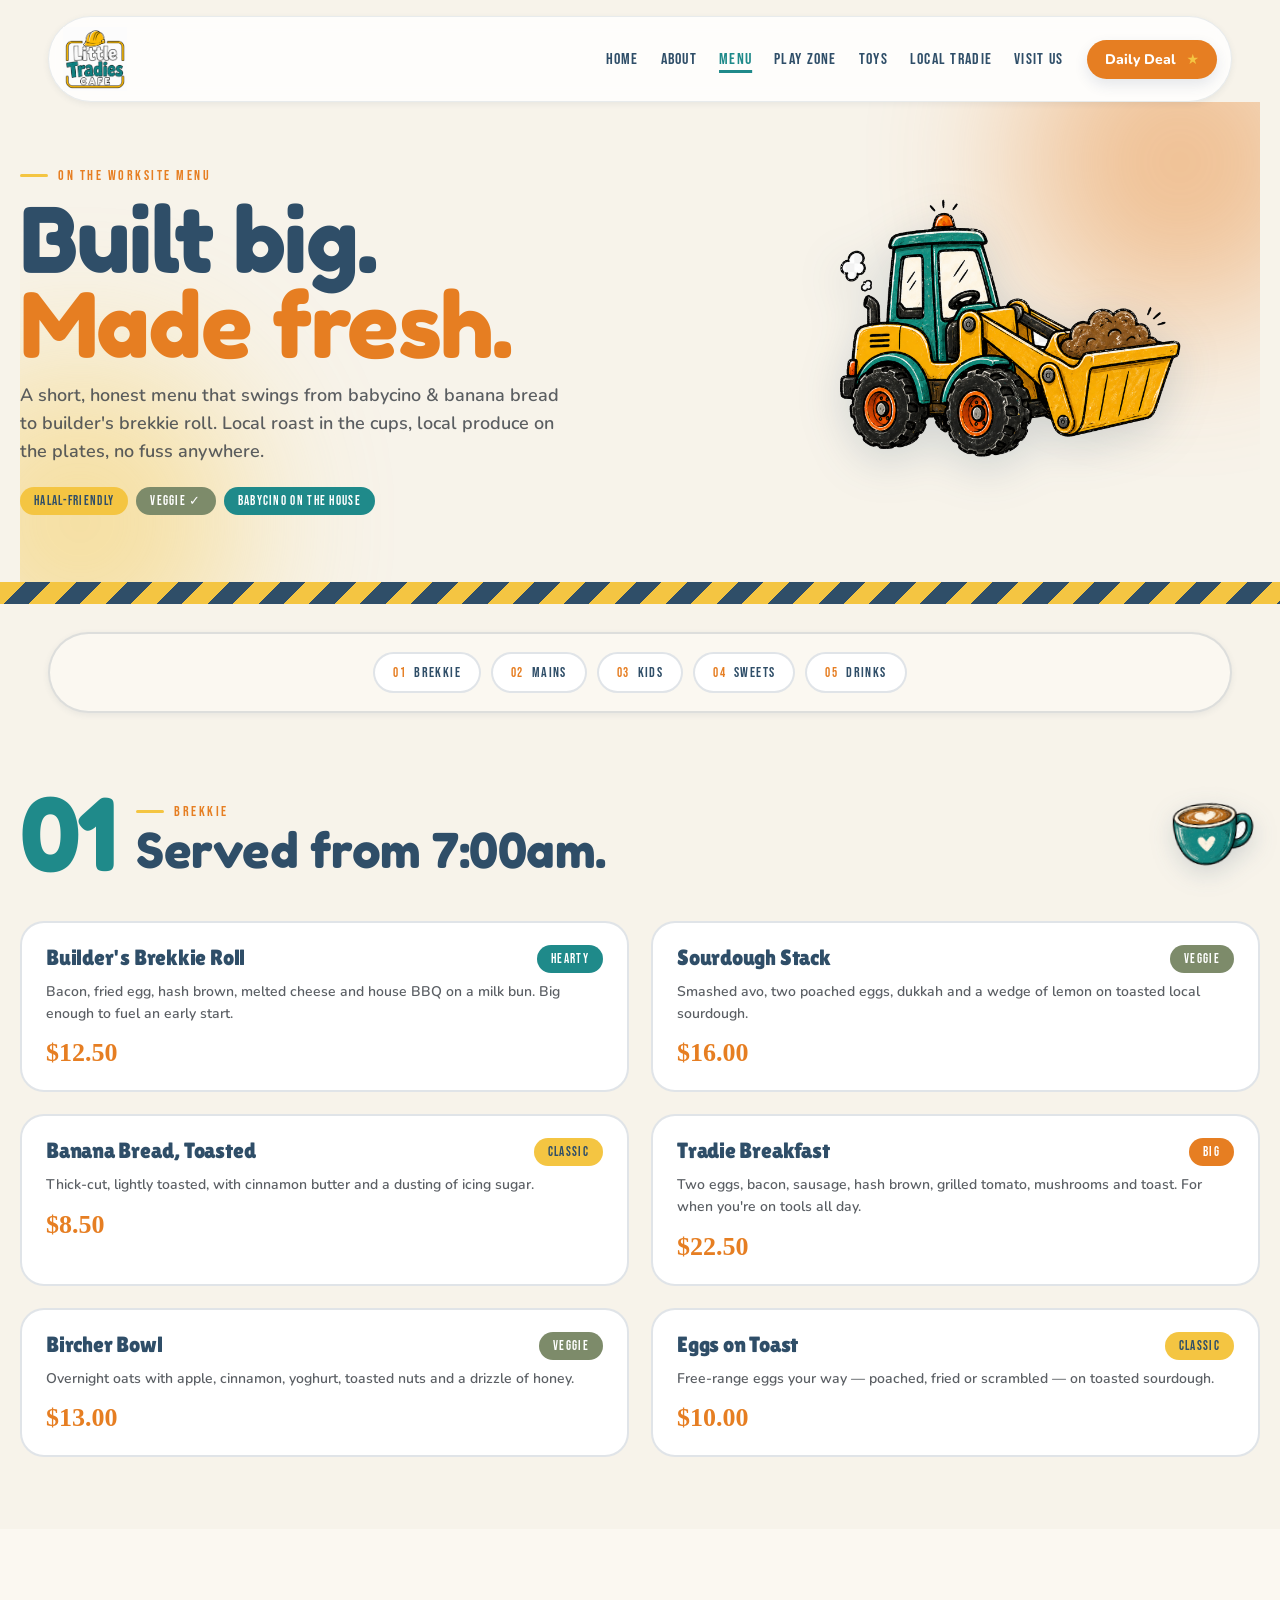
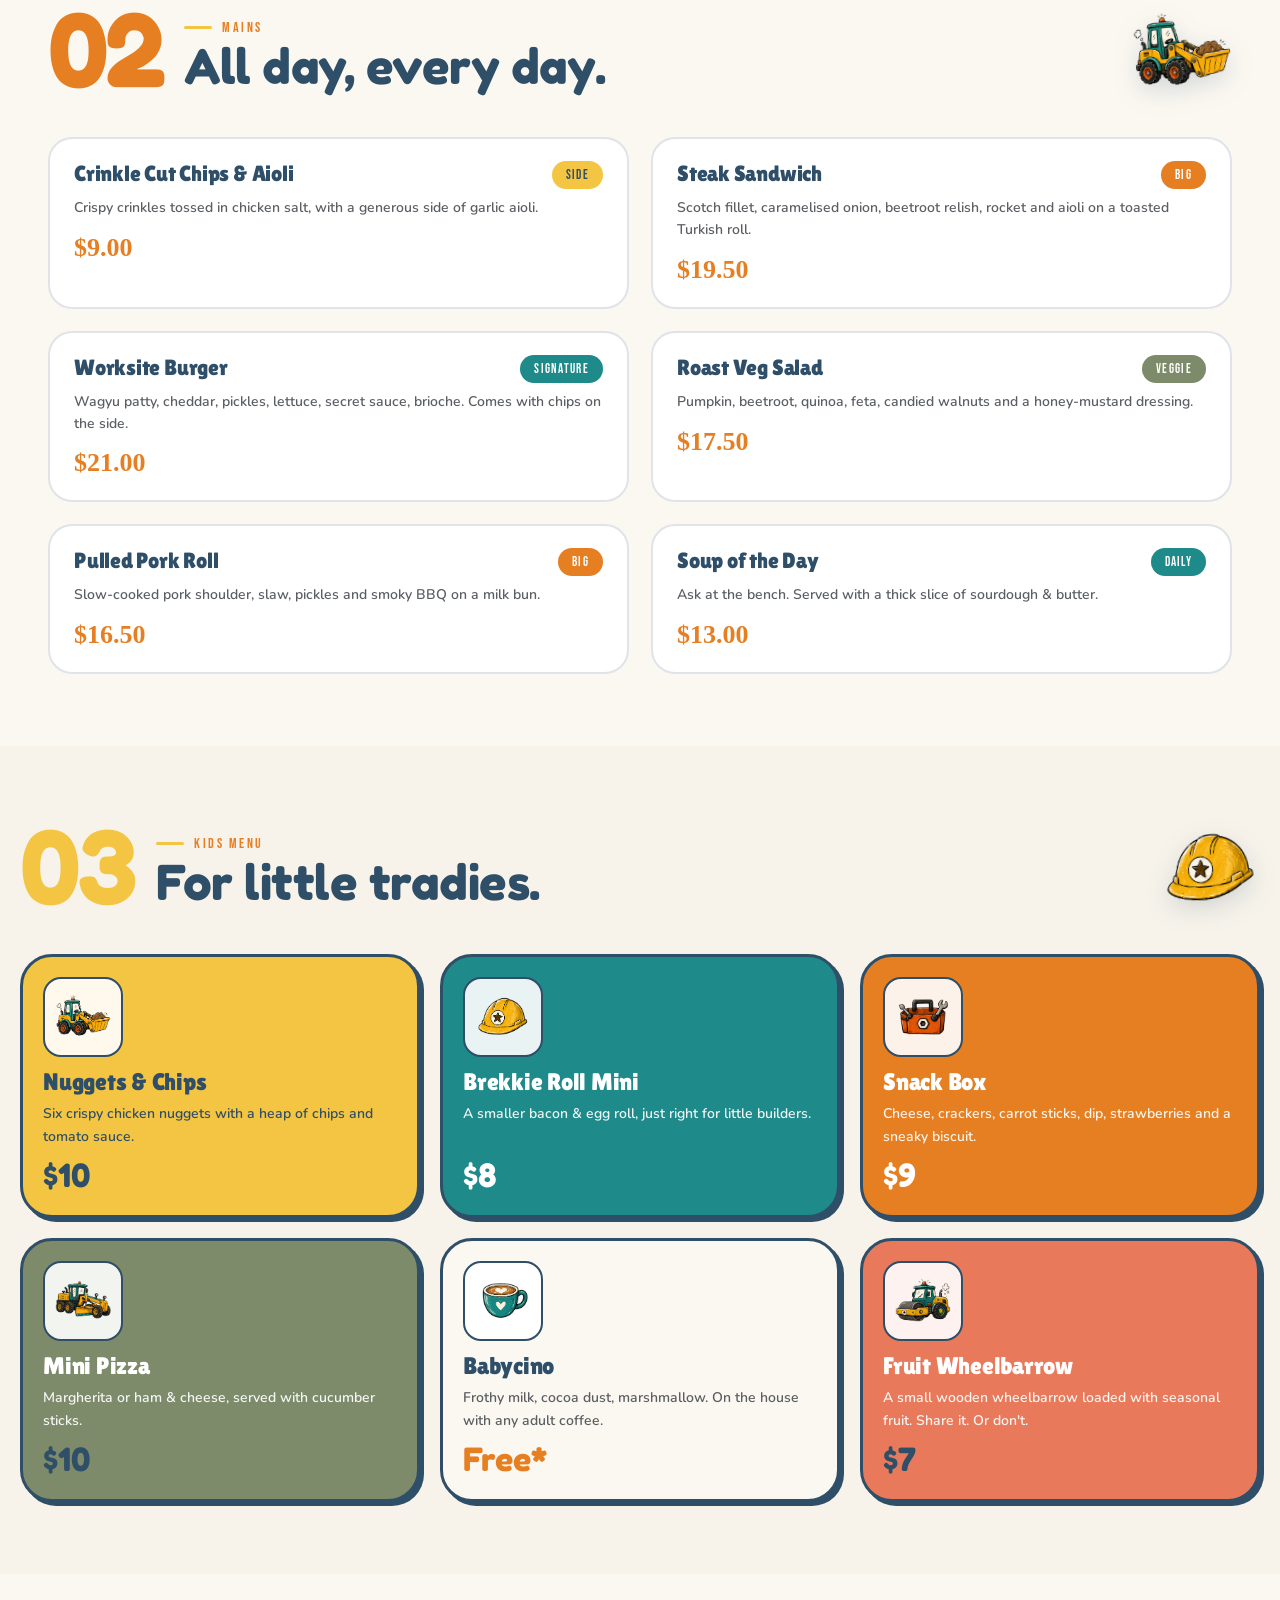
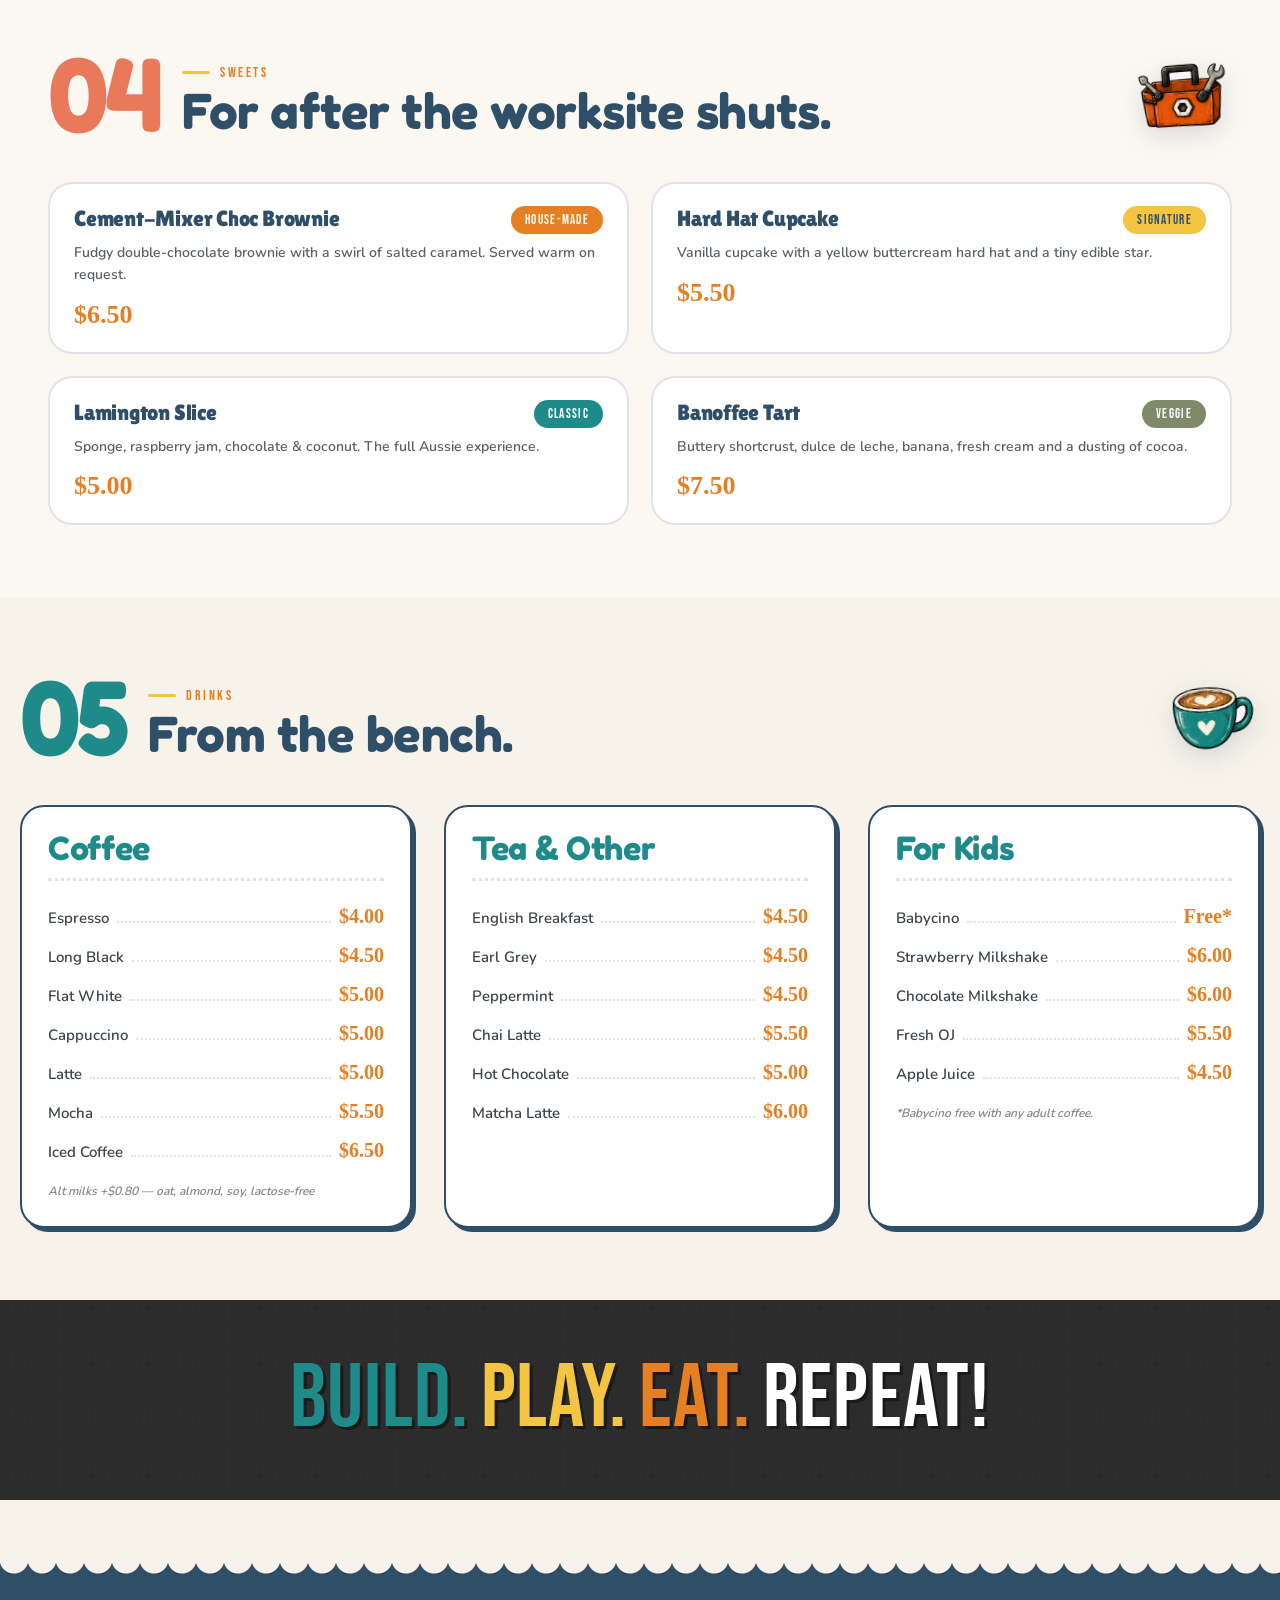
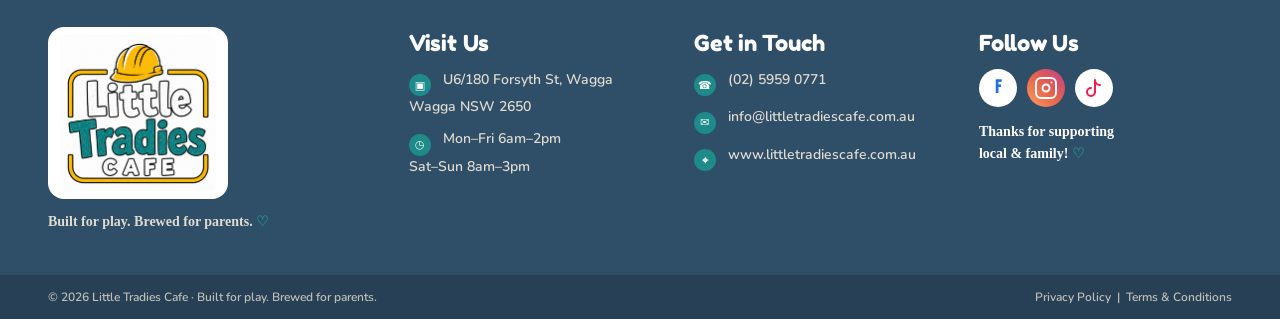
<file: site/menu.html>
<!doctype html>
<html lang="en">
<head>
<meta charset="utf-8" />
<meta name="viewport" content="width=device-width, initial-scale=1" />
<title>Menu — Little Tradies Cafe</title>
<meta name="description" content="Brekkie, mains, sweets, drinks and a kids menu built for sticky fingers." />
<link rel="stylesheet" href="colors_and_type.css" />
<link rel="stylesheet" href="site.css" />
<link rel="icon" type="image/png" href="assets/illust-helmet.png" />
</head>
<body data-screen-label="03 Menu">

<!-- NAV -->
<div class="container nav-wrap">
  <nav class="nav">
    <a class="nav-brand" href="index.html" aria-label="Little Tradies Cafe — home">
      <img src="assets/logo-final.png" alt="Little Tradies Cafe" />
    </a>
    <div class="nav-links" id="navLinks">
      <a href="index.html">Home</a>
      <a href="about.html">About</a>
      <a href="menu.html" class="active">Menu</a>
      <a href="play.html">Play Zone</a>
      <a href="toys.html">Toys</a>
      <a href="community.html">Local Tradie</a>
      <a href="visit.html">Visit Us</a>
    </div>
    <a class="btn primary nav-cta" href="visit.html#book">Daily Deal <span class="star">★</span></a>
    <button class="nav-toggle" aria-label="Open menu" onclick="document.getElementById('navLinks').classList.toggle('open')">
      <span></span><span></span><span></span>
    </button>
  </nav>
</div>

<!-- HERO -->
<section class="page-hero container">
  <div class="blob" style="background:#E67E22; top:-100px; right:-80px;"></div>
  <div class="blob" style="background:#F4C542; bottom:-100px; left:-100px;"></div>
  <div class="page-hero-grid">
    <div class="fade-up">
      <span class="eyebrow">On the worksite menu</span>
      <h1 class="h-display" style="margin-top:14px">
        Built big.<br />
        <span style="color:var(--color-orange)">Made fresh.</span>
      </h1>
      <p class="lead">
        A short, honest menu that swings from babycino &amp; banana bread to
        builder's brekkie roll. Local roast in the cups, local produce on the
        plates, no fuss anywhere.
      </p>
      <div class="row" style="margin-top: 22px; gap: 8px;">
        <span class="pill yellow">Halal-friendly</span>
        <span class="pill sage">Veggie ✓</span>
        <span class="pill teal">Babycino on the house</span>
      </div>
    </div>
    <div class="page-hero-art fade-up d2">
      <img src="assets/illust-loader.png" alt="Loader full of food" />
    </div>
  </div>
</section>

<div class="hazard"></div>

<!-- MENU TABS / NAV -->
<section class="container" style="padding: 28px 28px 0;">
  <div class="menu-tabs">
    <a href="#brekkie" class="menu-tab"><span>01</span> Brekkie</a>
    <a href="#mains" class="menu-tab"><span>02</span> Mains</a>
    <a href="#kids" class="menu-tab"><span>03</span> Kids</a>
    <a href="#sweets" class="menu-tab"><span>04</span> Sweets</a>
    <a href="#drinks" class="menu-tab"><span>05</span> Drinks</a>
  </div>
  <style>
    .menu-tabs { display: flex; gap: 10px; flex-wrap: wrap; justify-content: center; padding: 18px; background: var(--color-cream-soft); border-radius: 9999px; border: 2px solid var(--tint-navy-15); box-shadow: var(--shadow-sm); }
    .menu-tab {
      display: inline-flex; align-items: center; gap: 8px;
      padding: 10px 18px;
      border-radius: 9999px;
      background: #fff;
      border: 2px solid var(--tint-navy-15);
      font-family: var(--font-label);
      font-size: 14px;
      letter-spacing: 0.1em;
      text-decoration: none;
      color: var(--color-navy);
      transition: all 150ms;
    }
    .menu-tab span { color: var(--color-orange); font-size: 13px; }
    .menu-tab:hover { background: var(--color-yellow); border-color: var(--color-navy); }
  </style>
</section>

<!-- ============= BREKKIE ============= -->
<section id="brekkie" class="section container">
  <div class="menu-section-head">
    <span class="section-num">01</span>
    <div>
      <span class="eyebrow">Brekkie</span>
      <h2 class="h-section" style="margin-top:6px">Served from 7:00am.</h2>
    </div>
    <img src="assets/illust-coffee-cup.png" alt="" />
  </div>

  <div class="menu-grid">
    <article class="menu-item">
      <div class="menu-name">
        <h3>Builder's Brekkie Roll</h3>
        <span class="pill teal">Hearty</span>
      </div>
      <p>Bacon, fried egg, hash brown, melted cheese and house BBQ on a milk bun. Big enough to fuel an early start.</p>
      <span class="price-tag">$12.50</span>
    </article>
    <article class="menu-item">
      <div class="menu-name">
        <h3>Sourdough Stack</h3>
        <span class="pill sage">Veggie</span>
      </div>
      <p>Smashed avo, two poached eggs, dukkah and a wedge of lemon on toasted local sourdough.</p>
      <span class="price-tag">$16.00</span>
    </article>
    <article class="menu-item">
      <div class="menu-name">
        <h3>Banana Bread, Toasted</h3>
        <span class="pill yellow">Classic</span>
      </div>
      <p>Thick-cut, lightly toasted, with cinnamon butter and a dusting of icing sugar.</p>
      <span class="price-tag">$8.50</span>
    </article>
    <article class="menu-item">
      <div class="menu-name">
        <h3>Tradie Breakfast</h3>
        <span class="pill orange">Big</span>
      </div>
      <p>Two eggs, bacon, sausage, hash brown, grilled tomato, mushrooms and toast. For when you're on tools all day.</p>
      <span class="price-tag">$22.50</span>
    </article>
    <article class="menu-item">
      <div class="menu-name">
        <h3>Bircher Bowl</h3>
        <span class="pill sage">Veggie</span>
      </div>
      <p>Overnight oats with apple, cinnamon, yoghurt, toasted nuts and a drizzle of honey.</p>
      <span class="price-tag">$13.00</span>
    </article>
    <article class="menu-item">
      <div class="menu-name">
        <h3>Eggs on Toast</h3>
        <span class="pill yellow">Classic</span>
      </div>
      <p>Free-range eggs your way — poached, fried or scrambled — on toasted sourdough.</p>
      <span class="price-tag">$10.00</span>
    </article>
  </div>
</section>

<!-- ============= MAINS ============= -->
<section id="mains" class="section section-cream-soft">
  <div class="container">
    <div class="menu-section-head">
      <span class="section-num" style="color:var(--color-orange)">02</span>
      <div>
        <span class="eyebrow">Mains</span>
        <h2 class="h-section" style="margin-top:6px">All day, every day.</h2>
      </div>
      <img src="assets/illust-loader.png" alt="" />
    </div>

    <div class="menu-grid">
      <article class="menu-item">
        <div class="menu-name">
          <h3>Crinkle Cut Chips &amp; Aioli</h3>
          <span class="pill yellow">Side</span>
        </div>
        <p>Crispy crinkles tossed in chicken salt, with a generous side of garlic aioli.</p>
        <span class="price-tag">$9.00</span>
      </article>
      <article class="menu-item">
        <div class="menu-name">
          <h3>Steak Sandwich</h3>
          <span class="pill orange">Big</span>
        </div>
        <p>Scotch fillet, caramelised onion, beetroot relish, rocket and aioli on a toasted Turkish roll.</p>
        <span class="price-tag">$19.50</span>
      </article>
      <article class="menu-item">
        <div class="menu-name">
          <h3>Worksite Burger</h3>
          <span class="pill teal">Signature</span>
        </div>
        <p>Wagyu patty, cheddar, pickles, lettuce, secret sauce, brioche. Comes with chips on the side.</p>
        <span class="price-tag">$21.00</span>
      </article>
      <article class="menu-item">
        <div class="menu-name">
          <h3>Roast Veg Salad</h3>
          <span class="pill sage">Veggie</span>
        </div>
        <p>Pumpkin, beetroot, quinoa, feta, candied walnuts and a honey-mustard dressing.</p>
        <span class="price-tag">$17.50</span>
      </article>
      <article class="menu-item">
        <div class="menu-name">
          <h3>Pulled Pork Roll</h3>
          <span class="pill orange">Big</span>
        </div>
        <p>Slow-cooked pork shoulder, slaw, pickles and smoky BBQ on a milk bun.</p>
        <span class="price-tag">$16.50</span>
      </article>
      <article class="menu-item">
        <div class="menu-name">
          <h3>Soup of the Day</h3>
          <span class="pill teal">Daily</span>
        </div>
        <p>Ask at the bench. Served with a thick slice of sourdough &amp; butter.</p>
        <span class="price-tag">$13.00</span>
      </article>
    </div>
  </div>
</section>

<!-- ============= KIDS ============= -->
<section id="kids" class="section container">
  <div class="menu-section-head">
    <span class="section-num" style="color:var(--color-yellow)">03</span>
    <div>
      <span class="eyebrow">Kids Menu</span>
      <h2 class="h-section" style="margin-top:6px">For little tradies.</h2>
    </div>
    <img src="assets/illust-helmet.png" alt="" />
  </div>

  <div class="kids-grid">
    <div class="kids-card sticker yellow">
      <img src="assets/illust-loader.png" alt="" class="kids-img" />
      <h3 class="h-card" style="color:var(--color-navy)">Nuggets &amp; Chips</h3>
      <p style="color:var(--color-navy); font-size:14px;">Six crispy chicken nuggets with a heap of chips and tomato sauce.</p>
      <span class="kids-price">$10</span>
    </div>
    <div class="kids-card sticker teal">
      <img src="assets/illust-helmet.png" alt="" class="kids-img" />
      <h3 class="h-card" style="color:#fff">Brekkie Roll Mini</h3>
      <p style="color:rgba(255,255,255,0.92); font-size:14px;">A smaller bacon &amp; egg roll, just right for little builders.</p>
      <span class="kids-price">$8</span>
    </div>
    <div class="kids-card sticker orange">
      <img src="assets/illust-toolbox.png" alt="" class="kids-img" />
      <h3 class="h-card" style="color:#fff">Snack Box</h3>
      <p style="color:rgba(255,255,255,0.92); font-size:14px;">Cheese, crackers, carrot sticks, dip, strawberries and a sneaky biscuit.</p>
      <span class="kids-price">$9</span>
    </div>
    <div class="kids-card sticker" style="background:var(--color-sage); color:#fff; border-color:var(--color-navy);">
      <img src="assets/illust-grader.png" alt="" class="kids-img" />
      <h3 class="h-card" style="color:#fff">Mini Pizza</h3>
      <p style="color:rgba(255,255,255,0.92); font-size:14px;">Margherita or ham &amp; cheese, served with cucumber sticks.</p>
      <span class="kids-price">$10</span>
    </div>
    <div class="kids-card sticker cream">
      <img src="assets/illust-coffee-cup.png" alt="" class="kids-img" />
      <h3 class="h-card">Babycino</h3>
      <p style="font-size:14px;">Frothy milk, cocoa dust, marshmallow. On the house with any adult coffee.</p>
      <span class="kids-price" style="color:var(--color-orange)">Free*</span>
    </div>
    <div class="kids-card sticker" style="background:var(--color-coral); color:#fff; border-color:var(--color-navy);">
      <img src="assets/illust-steamroller.png" alt="" class="kids-img" />
      <h3 class="h-card" style="color:#fff">Fruit Wheelbarrow</h3>
      <p style="color:rgba(255,255,255,0.92); font-size:14px;">A small wooden wheelbarrow loaded with seasonal fruit. Share it. Or don't.</p>
      <span class="kids-price">$7</span>
    </div>
  </div>
</section>

<!-- ============= SWEETS ============= -->
<section id="sweets" class="section section-cream-soft">
  <div class="container">
    <div class="menu-section-head">
      <span class="section-num" style="color:var(--color-coral)">04</span>
      <div>
        <span class="eyebrow">Sweets</span>
        <h2 class="h-section" style="margin-top:6px">For after the worksite shuts.</h2>
      </div>
      <img src="assets/illust-toolbox.png" alt="" />
    </div>

    <div class="menu-grid">
      <article class="menu-item">
        <div class="menu-name">
          <h3>Cement-Mixer Choc Brownie</h3>
          <span class="pill orange">House-made</span>
        </div>
        <p>Fudgy double-chocolate brownie with a swirl of salted caramel. Served warm on request.</p>
        <span class="price-tag">$6.50</span>
      </article>
      <article class="menu-item">
        <div class="menu-name">
          <h3>Hard Hat Cupcake</h3>
          <span class="pill yellow">Signature</span>
        </div>
        <p>Vanilla cupcake with a yellow buttercream hard hat and a tiny edible star.</p>
        <span class="price-tag">$5.50</span>
      </article>
      <article class="menu-item">
        <div class="menu-name">
          <h3>Lamington Slice</h3>
          <span class="pill teal">Classic</span>
        </div>
        <p>Sponge, raspberry jam, chocolate &amp; coconut. The full Aussie experience.</p>
        <span class="price-tag">$5.00</span>
      </article>
      <article class="menu-item">
        <div class="menu-name">
          <h3>Banoffee Tart</h3>
          <span class="pill sage">Veggie</span>
        </div>
        <p>Buttery shortcrust, dulce de leche, banana, fresh cream and a dusting of cocoa.</p>
        <span class="price-tag">$7.50</span>
      </article>
    </div>
  </div>
</section>

<!-- ============= DRINKS ============= -->
<section id="drinks" class="section container">
  <div class="menu-section-head">
    <span class="section-num">05</span>
    <div>
      <span class="eyebrow">Drinks</span>
      <h2 class="h-section" style="margin-top:6px">From the bench.</h2>
    </div>
    <img src="assets/illust-coffee-cup.png" alt="" />
  </div>

  <div class="drinks-grid">
    <!-- COFFEE -->
    <div class="drink-col">
      <h3 class="drink-col-h">Coffee</h3>
      <div class="drink-line"><span>Espresso</span><span class="dotty"></span><span class="dp">$4.00</span></div>
      <div class="drink-line"><span>Long Black</span><span class="dotty"></span><span class="dp">$4.50</span></div>
      <div class="drink-line"><span>Flat White</span><span class="dotty"></span><span class="dp">$5.00</span></div>
      <div class="drink-line"><span>Cappuccino</span><span class="dotty"></span><span class="dp">$5.00</span></div>
      <div class="drink-line"><span>Latte</span><span class="dotty"></span><span class="dp">$5.00</span></div>
      <div class="drink-line"><span>Mocha</span><span class="dotty"></span><span class="dp">$5.50</span></div>
      <div class="drink-line"><span>Iced Coffee</span><span class="dotty"></span><span class="dp">$6.50</span></div>
      <p class="drink-note">Alt milks +$0.80 — oat, almond, soy, lactose-free</p>
    </div>

    <!-- TEA & OTHER -->
    <div class="drink-col">
      <h3 class="drink-col-h">Tea &amp; Other</h3>
      <div class="drink-line"><span>English Breakfast</span><span class="dotty"></span><span class="dp">$4.50</span></div>
      <div class="drink-line"><span>Earl Grey</span><span class="dotty"></span><span class="dp">$4.50</span></div>
      <div class="drink-line"><span>Peppermint</span><span class="dotty"></span><span class="dp">$4.50</span></div>
      <div class="drink-line"><span>Chai Latte</span><span class="dotty"></span><span class="dp">$5.50</span></div>
      <div class="drink-line"><span>Hot Chocolate</span><span class="dotty"></span><span class="dp">$5.00</span></div>
      <div class="drink-line"><span>Matcha Latte</span><span class="dotty"></span><span class="dp">$6.00</span></div>
    </div>

    <!-- KIDS -->
    <div class="drink-col">
      <h3 class="drink-col-h">For Kids</h3>
      <div class="drink-line"><span>Babycino</span><span class="dotty"></span><span class="dp">Free*</span></div>
      <div class="drink-line"><span>Strawberry Milkshake</span><span class="dotty"></span><span class="dp">$6.00</span></div>
      <div class="drink-line"><span>Chocolate Milkshake</span><span class="dotty"></span><span class="dp">$6.00</span></div>
      <div class="drink-line"><span>Fresh OJ</span><span class="dotty"></span><span class="dp">$5.50</span></div>
      <div class="drink-line"><span>Apple Juice</span><span class="dotty"></span><span class="dp">$4.50</span></div>
      <p class="drink-note">*Babycino free with any adult coffee.</p>
    </div>
  </div>
</section>

<!-- CHALKBOARD -->
<section class="chalk-band" style="min-height: 200px; padding: 48px 24px;">
  <div class="slogan">
    <span style="color:#1F8A8A">BUILD.</span>
    <span style="color:#F4C542">PLAY.</span>
    <span style="color:#E67E22">EAT.</span>
    <span style="color:#fff">REPEAT!</span>
  </div>
</section>

<!-- FOOTER -->
<footer class="lt-footer">
  <div class="scallop" aria-hidden="true"></div>
  <div class="container footer-grid">
    <div class="brand-col">
      <img src="assets/logo-final.png" alt="Little Tradies Cafe" />
      <p class="ftag">Built for play. Brewed for parents. <span class="heart">♡</span></p>
    </div>
    <div>
      <h4>Visit Us</h4>
      <p><span class="ico">▣</span> U6/180 Forsyth St, Wagga Wagga NSW 2650</p>
      <p><span class="ico">◷</span> Mon–Fri 6am–2pm<br />Sat–Sun 8am–3pm</p>
    </div>
    <div>
      <h4>Get in Touch</h4>
      <p><span class="ico">☎</span> (02) 5959 0771</p>
      <p><span class="ico">✉</span> info@littletradiescafe.com.au</p>
      <p><span class="ico">⌖</span> www.littletradiescafe.com.au</p>
    </div>
    <div>
      <h4>Follow Us</h4>
      <div class="socials">
        <a href="https://www.facebook.com/profile.php?id=61591291210645" class="soc f" aria-label="Facebook">f</a>
        <a href="https://www.instagram.com/littletradiescafe/?hl=en" class="soc i" aria-label="Instagram"><svg width="24" height="24" viewBox="0 0 24 24" fill="currentColor"><rect x="2" y="2" width="20" height="20" rx="5" ry="5" fill="none" stroke="currentColor" stroke-width="2"/><circle cx="12" cy="12" r="3.5" fill="none" stroke="currentColor" stroke-width="2"/><circle cx="17.5" cy="6.5" r="1" fill="currentColor"/></svg></a>
        <a href="https://www.tiktok.com/@littletradiescafe" class="soc t" aria-label="TikTok"><svg width="24" height="24" viewBox="0 0 24 24" fill="none" stroke="currentColor" stroke-width="2" stroke-linecap="round" stroke-linejoin="round"><path d="M9 12a4 4 0 1 0 4 4V4a5 5 0 0 0 5 5"></path></svg></a>
      </div>
      <p class="thanks">Thanks for supporting<br />local &amp; family! <span class="heart">♡</span></p>
    </div>
  </div>
  <div class="copybar">
    <div class="container copybar-row">
      <span>© 2026 Little Tradies Cafe · Built for play. Brewed for parents.</span>
      <span><a href="privacy.html">Privacy Policy</a> &nbsp;|&nbsp; <a href="terms.html">Terms &amp; Conditions</a></span>
    </div>
  </div>
</footer>

<!-- ============= MENU PAGE STYLES ============= -->
<style>
  .menu-section-head {
    display: grid;
    grid-template-columns: auto 1fr auto;
    align-items: center;
    gap: 22px;
    margin-bottom: 36px;
  }
  .menu-section-head .section-num {
    font-family: var(--font-display);
    font-size: 100px;
    color: var(--color-teal);
    line-height: 1;
    letter-spacing: -0.04em;
  }
  .menu-section-head img { width: 100px; height: 100px; object-fit: contain; transform: rotate(-4deg); filter: drop-shadow(0 8px 12px rgba(47,78,104,.18)); }

  .menu-grid {
    display: grid;
    grid-template-columns: repeat(2, 1fr);
    gap: 22px;
  }
  .menu-item {
    background: #fff;
    border: 2px solid var(--tint-navy-15);
    border-radius: 24px;
    padding: 22px 24px;
    position: relative;
    transition: transform 200ms var(--ease-bounce), border-color 200ms;
  }
  .menu-item:hover { transform: translateY(-2px); border-color: var(--color-navy); }
  .menu-name { display: flex; justify-content: space-between; align-items: flex-start; gap: 12px; margin-bottom: 8px; }
  .menu-name h3 {
    font-family: var(--font-heading);
    font-size: 22px;
    color: var(--color-navy);
    margin: 0;
    line-height: 1.15;
  }
  .menu-item p { font-size: 14px; line-height: 1.55; margin: 0 0 14px; color: var(--fg-soft); }
  .price-tag {
    display: inline-block;
    font-family: var(--font-hand);
    font-size: 26px;
    color: var(--color-orange);
    font-weight: 700;
  }
  @media (max-width: 720px) {
    .menu-grid { grid-template-columns: 1fr; }
    .menu-section-head { grid-template-columns: 1fr; text-align: left; }
    .menu-section-head .section-num { font-size: 64px; }
    .menu-section-head img { width: 70px; height: 70px; justify-self: end; }
  }

  /* Kids grid */
  .kids-grid { display: grid; grid-template-columns: repeat(3, 1fr); gap: 20px; }
  .kids-card { display: flex; flex-direction: column; gap: 8px; padding: 20px; align-items: flex-start; }
  .kids-card .kids-img {
    width: 80px; height: 80px; object-fit: contain;
    background: rgba(255,255,255,0.9); padding: 10px;
    border-radius: 18px;
    border: 2px solid var(--color-navy);
    margin-bottom: 4px;
  }
  .kids-card.cream .kids-img { background: #fff; }
  .kids-price {
    margin-top: auto;
    font-family: var(--font-display);
    font-size: 32px;
    color: var(--color-navy);
  }
  .sticker.orange .kids-price, .sticker.teal .kids-price, .sticker .kids-price[style*="fff"] { color: #fff; }
  @media (max-width: 880px) { .kids-grid { grid-template-columns: repeat(2, 1fr); } }
  @media (max-width: 520px) { .kids-grid { grid-template-columns: 1fr; } }

  /* Drinks */
  .drinks-grid { display: grid; grid-template-columns: repeat(3, 1fr); gap: 32px; }
  .drink-col {
    background: #fff;
    border: 2px solid var(--color-navy);
    border-radius: 24px;
    padding: 24px 26px;
    box-shadow: 4px 4px 0 var(--color-navy);
  }
  .drink-col-h {
    font-family: var(--font-display);
    color: var(--color-teal);
    font-size: 32px;
    margin: 0 0 16px;
    padding-bottom: 12px;
    border-bottom: 3px dotted var(--tint-navy-15);
  }
  .drink-line { display: flex; align-items: baseline; gap: 8px; padding: 8px 0; font-size: 15px; }
  .drink-line .dotty { flex: 1; border-bottom: 2px dotted var(--tint-navy-15); height: 6px; }
  .drink-line .dp { font-family: var(--font-hand); color: var(--color-orange); font-weight: 700; font-size: 20px; }
  .drink-note { margin-top: 12px; font-size: 12px; color: var(--fg-muted); font-style: italic; }
  @media (max-width: 880px) { .drinks-grid { grid-template-columns: 1fr; } }
</style>

<script src="js/main.js" defer></script>
</body>
</html>
</file>
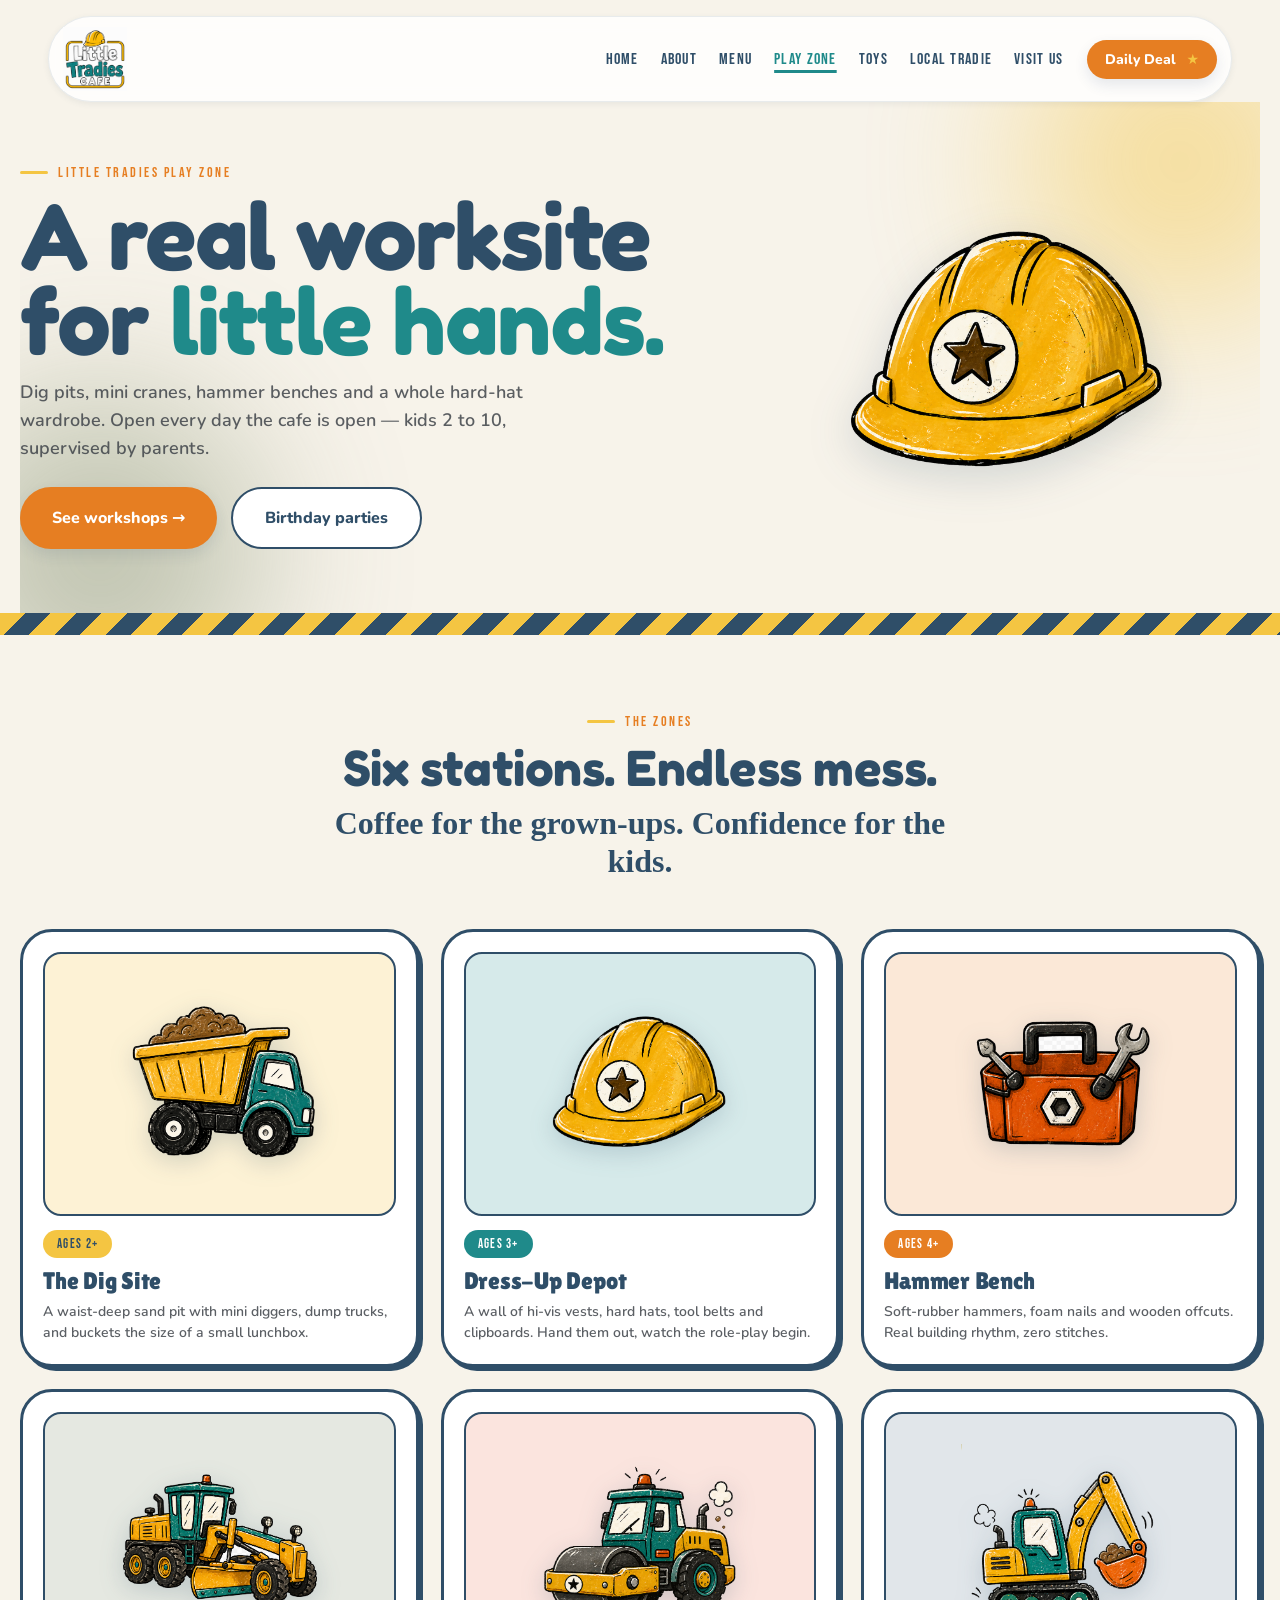
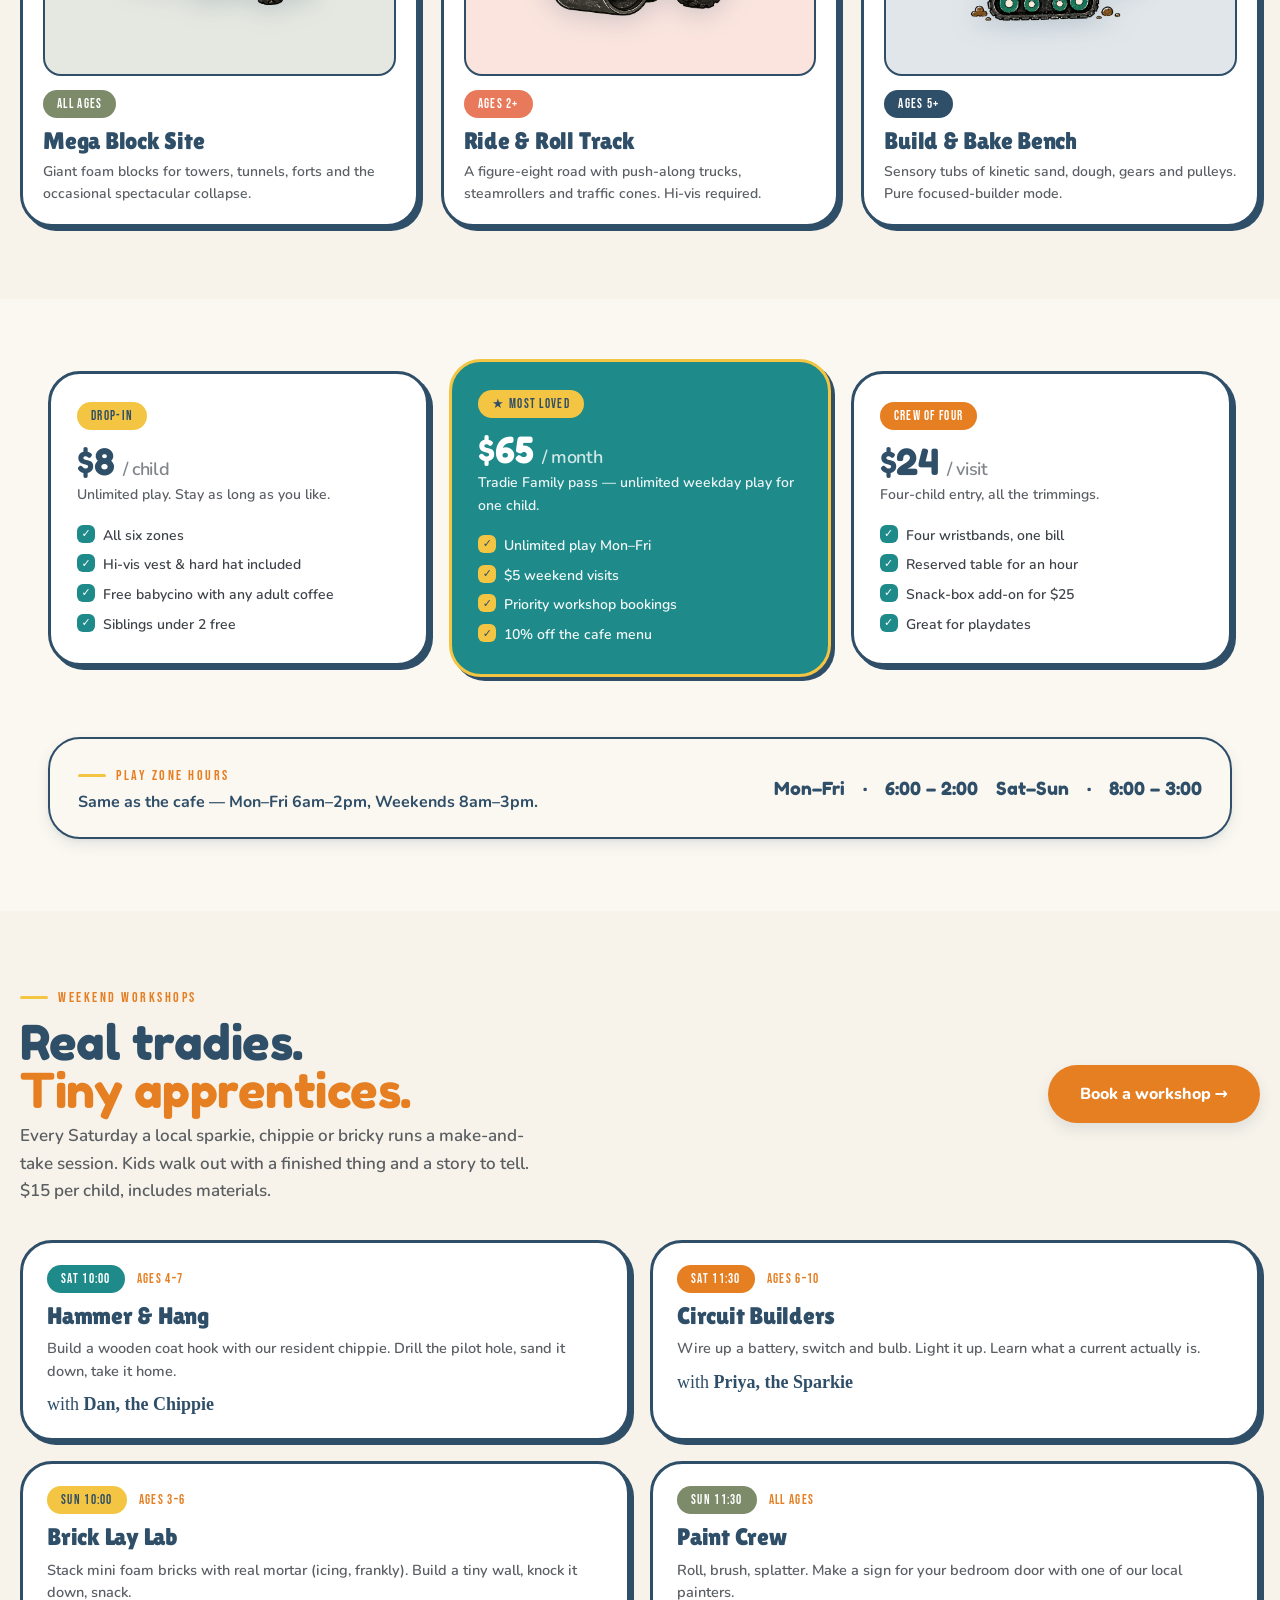
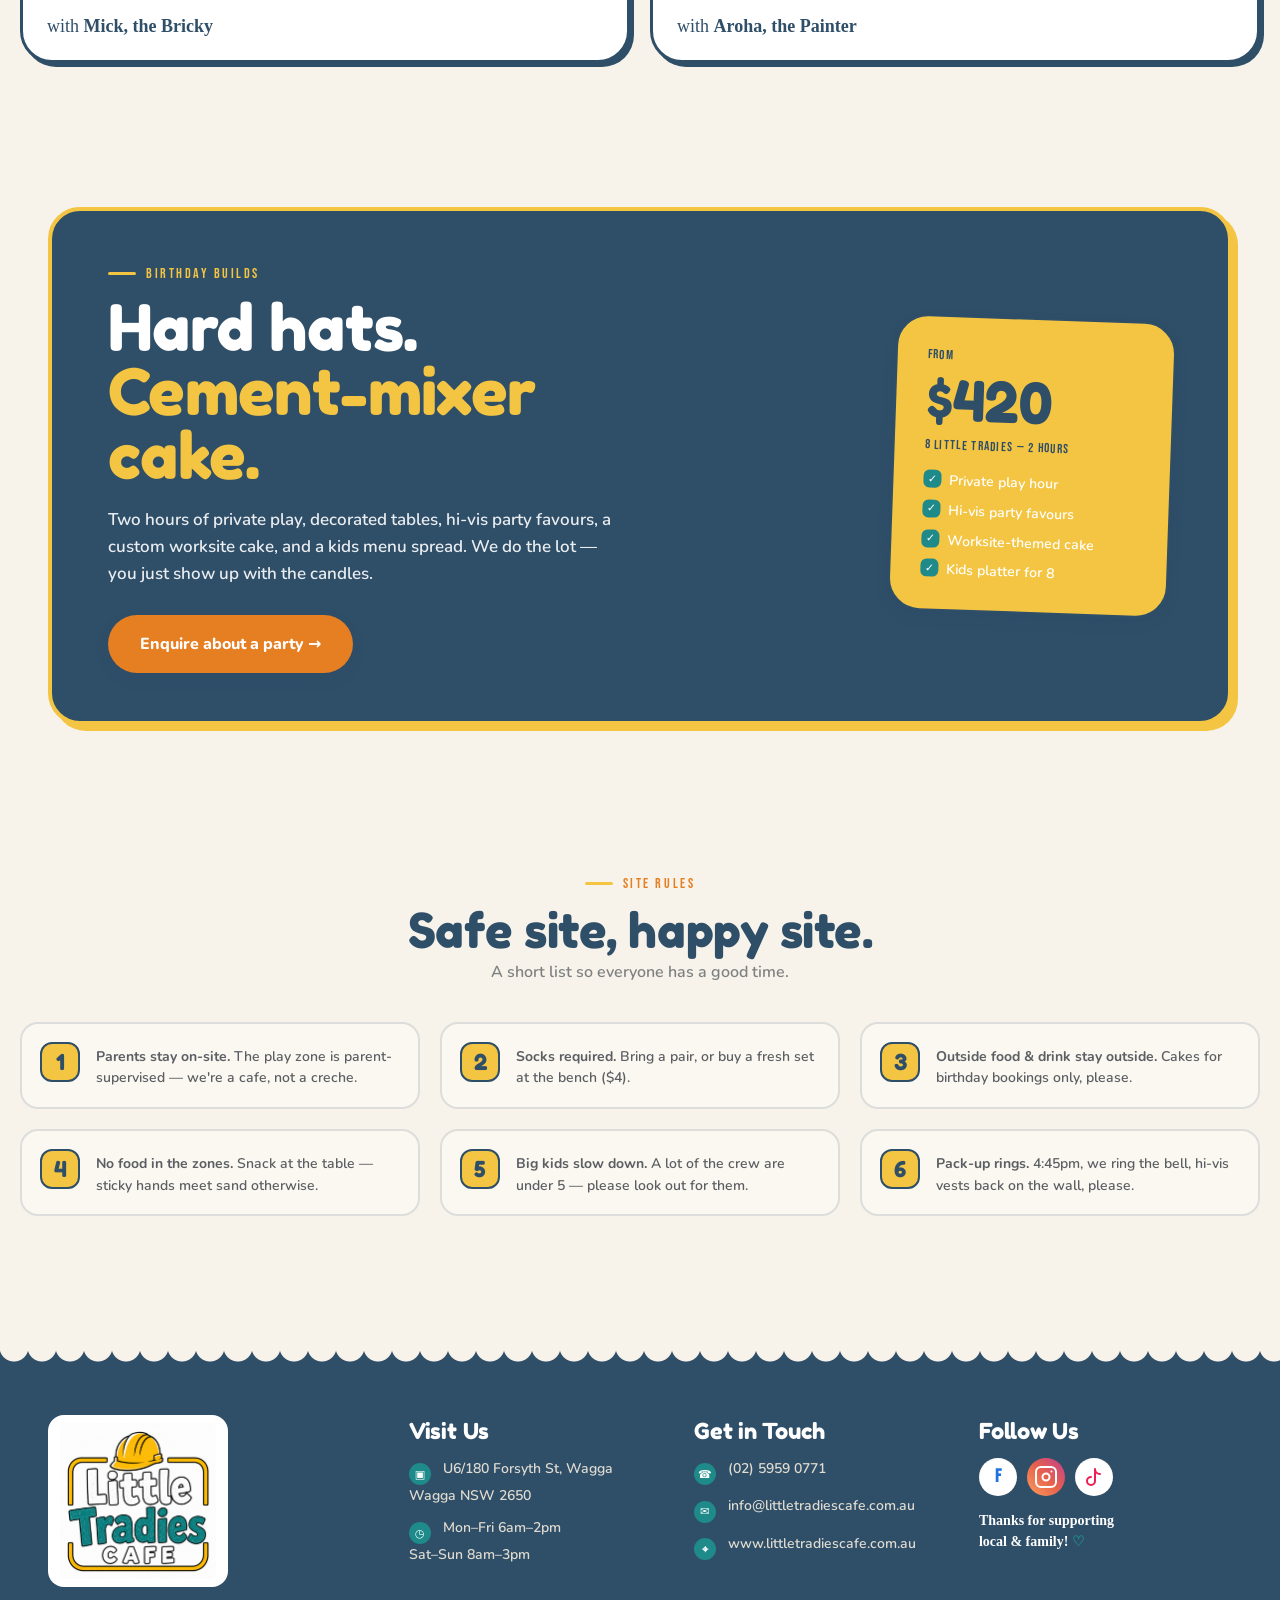
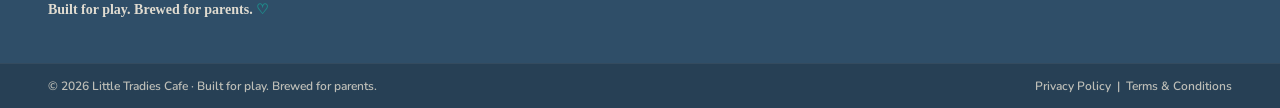
<file: site/play.html>
<!doctype html>
<html lang="en">
<head>
<meta charset="utf-8" />
<meta name="viewport" content="width=device-width, initial-scale=1" />
<title>Play Zone — Little Tradies Cafe</title>
<meta name="description" content="The construction-themed play zone, weekend workshops, and birthday party builds at Little Tradies Cafe." />
<link rel="stylesheet" href="colors_and_type.css" />
<link rel="stylesheet" href="site.css" />
<link rel="icon" type="image/png" href="assets/illust-helmet.png" />
</head>
<body data-screen-label="04 Play">

<!-- NAV -->
<div class="container nav-wrap">
  <nav class="nav">
    <a class="nav-brand" href="index.html" aria-label="Little Tradies Cafe — home">
      <img src="assets/logo-final.png" alt="Little Tradies Cafe" />
    </a>
    <div class="nav-links" id="navLinks">
      <a href="index.html">Home</a>
      <a href="about.html">About</a>
      <a href="menu.html">Menu</a>
      <a href="play.html" class="active">Play Zone</a>
      <a href="toys.html">Toys</a>
      <a href="community.html">Local Tradie</a>
      <a href="visit.html">Visit Us</a>
    </div>
    <a class="btn primary nav-cta" href="visit.html#book">Daily Deal <span class="star">★</span></a>
    <button class="nav-toggle" aria-label="Open menu" onclick="document.getElementById('navLinks').classList.toggle('open')">
      <span></span><span></span><span></span>
    </button>
  </nav>
</div>

<!-- HERO -->
<section class="page-hero container">
  <div class="blob" style="background:#F4C542; top:-100px; right:-80px;"></div>
  <div class="blob" style="background:#7D8B6A; bottom:-100px; left:-80px;"></div>
  <div class="page-hero-grid">
    <div class="fade-up">
      <span class="eyebrow">Little Tradies Play Zone</span>
      <h1 class="h-display" style="margin-top:14px">
        A real worksite<br />
        for <span style="color:var(--color-teal)">little hands.</span>
      </h1>
      <p class="lead">
        Dig pits, mini cranes, hammer benches and a whole hard-hat wardrobe.
        Open every day the cafe is open — kids 2 to 10, supervised by parents.
      </p>
      <div class="row" style="margin-top:24px">
        <a class="btn primary lg" href="#workshops">See workshops →</a>
        <a class="btn outline lg" href="#parties">Birthday parties</a>
      </div>
    </div>
    <div class="page-hero-art fade-up d2">
      <img src="assets/illust-helmet.png" alt="Yellow hard hat" />
    </div>
  </div>
</section>

<div class="hazard"></div>

<!-- ZONES -->
<section class="section container">
  <div style="text-align:center; max-width:680px; margin: 0 auto 48px;">
    <span class="eyebrow">The Zones</span>
    <h2 class="h-section" style="margin: 14px 0 12px">Six stations. Endless mess.</h2>
    <p class="script">Coffee for the grown-ups. Confidence for the kids.</p>
  </div>

  <div class="zones-grid">
    <article class="zone sticker">
      <div class="zone-art" style="background: rgba(244,197,66,.22);">
        <img src="assets/illust-truck.png" alt="" />
      </div>
      <span class="pill yellow">Ages 2+</span>
      <h3 class="h-card" style="margin-top:10px">The Dig Site</h3>
      <p>A waist-deep sand pit with mini diggers, dump trucks, and buckets the size of a small lunchbox.</p>
    </article>

    <article class="zone sticker">
      <div class="zone-art" style="background: rgba(31,138,138,.18);">
        <img src="assets/illust-helmet.png" alt="" />
      </div>
      <span class="pill teal">Ages 3+</span>
      <h3 class="h-card" style="margin-top:10px">Dress-Up Depot</h3>
      <p>A wall of hi-vis vests, hard hats, tool belts and clipboards. Hand them out, watch the role-play begin.</p>
    </article>

    <article class="zone sticker">
      <div class="zone-art" style="background: rgba(230,126,34,.18);">
        <img src="assets/illust-toolbox.png" alt="" />
      </div>
      <span class="pill orange">Ages 4+</span>
      <h3 class="h-card" style="margin-top:10px">Hammer Bench</h3>
      <p>Soft-rubber hammers, foam nails and wooden offcuts. Real building rhythm, zero stitches.</p>
    </article>

    <article class="zone sticker">
      <div class="zone-art" style="background: rgba(125,139,106,.20);">
        <img src="assets/illust-grader.png" alt="" />
      </div>
      <span class="pill sage">All ages</span>
      <h3 class="h-card" style="margin-top:10px">Mega Block Site</h3>
      <p>Giant foam blocks for towers, tunnels, forts and the occasional spectacular collapse.</p>
    </article>

    <article class="zone sticker">
      <div class="zone-art" style="background: rgba(232,122,91,.20);">
        <img src="assets/illust-steamroller.png" alt="" />
      </div>
      <span class="pill coral">Ages 2+</span>
      <h3 class="h-card" style="margin-top:10px">Ride &amp; Roll Track</h3>
      <p>A figure-eight road with push-along trucks, steamrollers and traffic cones. Hi-vis required.</p>
    </article>

    <article class="zone sticker">
      <div class="zone-art" style="background: rgba(47,78,104,.14);">
        <img src="assets/illust-excavator.png" alt="" />
      </div>
      <span class="pill navy">Ages 5+</span>
      <h3 class="h-card" style="margin-top:10px">Build &amp; Bake Bench</h3>
      <p>Sensory tubs of kinetic sand, dough, gears and pulleys. Pure focused-builder mode.</p>
    </article>
  </div>

  <style>
    .zones-grid { display: grid; grid-template-columns: repeat(3, 1fr); gap: 22px; }
    .zone { padding: 20px; }
    .zone-art {
      width: 100%; aspect-ratio: 4/3;
      border-radius: 18px;
      display: flex; align-items: center; justify-content: center;
      margin-bottom: 14px;
      border: 2px solid var(--color-navy);
    }
    .zone-art img { width: 70%; max-width: 200px; filter: drop-shadow(0 6px 12px rgba(47,78,104,0.2)); }
    .zone p { font-size: 14px; line-height: 1.55; margin-top: 6px; }
    @media (max-width: 880px) { .zones-grid { grid-template-columns: repeat(2, 1fr); } }
    @media (max-width: 560px) { .zones-grid { grid-template-columns: 1fr; } }
  </style>
</section>

<!-- PRICING / HOURS -->
<section class="section section-cream-soft">
  <div class="container">
    <div class="pricing-grid">
      <div class="pricing-card sticker">
        <span class="pill yellow">Drop-in</span>
        <h3 class="h-section" style="font-size: 36px; margin: 14px 0 4px;">$8 <span style="font-size:18px; font-family:var(--font-body); color:var(--fg-muted)">/ child</span></h3>
        <p style="font-size:14px; margin-bottom:18px">Unlimited play. Stay as long as you like.</p>
        <ul class="check-list">
          <li>All six zones</li>
          <li>Hi-vis vest &amp; hard hat included</li>
          <li>Free babycino with any adult coffee</li>
          <li>Siblings under 2 free</li>
        </ul>
      </div>

      <div class="pricing-card sticker teal" style="transform: translateY(-12px); border-color:var(--color-yellow);">
        <span class="pill yellow" style="color:var(--color-navy)">★ Most loved</span>
        <h3 class="h-section" style="font-size: 36px; margin: 14px 0 4px; color:#fff;">$65 <span style="font-size:18px; font-family:var(--font-body); opacity:.8">/ month</span></h3>
        <p style="font-size:14px; margin-bottom:18px; color:rgba(255,255,255,0.92)">Tradie Family pass — unlimited weekday play for one child.</p>
        <ul class="check-list light">
          <li>Unlimited play Mon–Fri</li>
          <li>$5 weekend visits</li>
          <li>Priority workshop bookings</li>
          <li>10% off the cafe menu</li>
        </ul>
      </div>

      <div class="pricing-card sticker">
        <span class="pill orange">Crew of Four</span>
        <h3 class="h-section" style="font-size: 36px; margin: 14px 0 4px;">$24 <span style="font-size:18px; font-family:var(--font-body); color:var(--fg-muted)">/ visit</span></h3>
        <p style="font-size:14px; margin-bottom:18px">Four-child entry, all the trimmings.</p>
        <ul class="check-list">
          <li>Four wristbands, one bill</li>
          <li>Reserved table for an hour</li>
          <li>Snack-box add-on for $25</li>
          <li>Great for playdates</li>
        </ul>
      </div>
    </div>

    <div class="hours-strip sticker flat" style="margin-top:48px; display:flex; justify-content:space-between; gap:24px; flex-wrap:wrap; align-items:center; padding: 22px 28px; background: var(--color-cream-soft);">
      <div>
        <span class="eyebrow">Play Zone Hours</span>
        <p style="margin-top:6px; font-size:16px; color:var(--color-navy); font-weight:700;">Same as the cafe — Mon–Fri 6am–2pm, Weekends 8am–3pm.</p>
      </div>
      <div style="display:flex; gap:18px; flex-wrap:wrap; font-family: var(--font-display); font-size: 18px; color:var(--color-navy)">
        <span>Mon–Fri</span><span>·</span><span>6:00 – 2:00</span>
        <span>Sat–Sun</span><span>·</span><span>8:00 – 3:00</span>
      </div>
    </div>
  </div>

  <style>
    .pricing-grid { display: grid; grid-template-columns: repeat(3, 1fr); gap: 20px; align-items: start; }
    .pricing-card { padding: 28px 26px; }
    .check-list { list-style: none; padding: 0; margin: 0; display: flex; flex-direction: column; gap: 8px; }
    .check-list li { padding-left: 26px; position: relative; font-size: 14px; line-height: 1.55; }
    .check-list li::before {
      content: "✓";
      position: absolute; left: 0; top: 0;
      width: 18px; height: 18px;
      border-radius: 6px;
      background: var(--color-teal); color: #fff;
      display: flex; align-items: center; justify-content: center;
      font-size: 11px; font-weight: 900;
    }
    .check-list.light li { color: rgba(255,255,255,0.95); }
    .check-list.light li::before { background: var(--color-yellow); color: var(--color-navy); }
    @media (max-width: 880px) {
      .pricing-grid { grid-template-columns: 1fr; }
      .pricing-card { transform: none !important; }
    }
  </style>
</section>

<!-- WORKSHOPS -->
<section id="workshops" class="section container">
  <div class="workshops-head">
    <div>
      <span class="eyebrow">Weekend Workshops</span>
      <h2 class="h-section" style="margin:12px 0 8px;">Real tradies.<br /><span style="color:var(--color-orange)">Tiny apprentices.</span></h2>
      <p style="font-size:17px; max-width:520px; line-height:1.6; margin-top:8px">
        Every Saturday a local sparkie, chippie or bricky runs a make-and-take session.
        Kids walk out with a finished thing and a story to tell. $15 per child, includes materials.
      </p>
    </div>
    <a class="btn primary lg" href="visit.html#book">Book a workshop →</a>
  </div>

  <div class="ws-grid">
    <article class="ws-card sticker">
      <div class="ws-meta">
        <span class="pill teal">Sat 10:00</span>
        <span class="age">Ages 4–7</span>
      </div>
      <h3 class="h-card" style="margin-top:10px">Hammer &amp; Hang</h3>
      <p>Build a wooden coat hook with our resident chippie. Drill the pilot hole, sand it down, take it home.</p>
      <span class="ws-trainer">with <strong>Dan, the Chippie</strong></span>
    </article>
    <article class="ws-card sticker">
      <div class="ws-meta">
        <span class="pill orange">Sat 11:30</span>
        <span class="age">Ages 6–10</span>
      </div>
      <h3 class="h-card" style="margin-top:10px">Circuit Builders</h3>
      <p>Wire up a battery, switch and bulb. Light it up. Learn what a current actually is.</p>
      <span class="ws-trainer">with <strong>Priya, the Sparkie</strong></span>
    </article>
    <article class="ws-card sticker">
      <div class="ws-meta">
        <span class="pill yellow">Sun 10:00</span>
        <span class="age">Ages 3–6</span>
      </div>
      <h3 class="h-card" style="margin-top:10px">Brick Lay Lab</h3>
      <p>Stack mini foam bricks with real mortar (icing, frankly). Build a tiny wall, knock it down, snack.</p>
      <span class="ws-trainer">with <strong>Mick, the Bricky</strong></span>
    </article>
    <article class="ws-card sticker">
      <div class="ws-meta">
        <span class="pill sage">Sun 11:30</span>
        <span class="age">All ages</span>
      </div>
      <h3 class="h-card" style="margin-top:10px">Paint Crew</h3>
      <p>Roll, brush, splatter. Make a sign for your bedroom door with one of our local painters.</p>
      <span class="ws-trainer">with <strong>Aroha, the Painter</strong></span>
    </article>
  </div>

  <style>
    .workshops-head {
      display: flex; align-items: center; justify-content: space-between;
      gap: 24px; flex-wrap: wrap; margin-bottom: 36px;
    }
    .ws-grid { display: grid; grid-template-columns: repeat(2, 1fr); gap: 20px; }
    .ws-card { padding: 22px 24px; }
    .ws-meta { display: flex; gap: 12px; align-items: center; }
    .ws-meta .age {
      font-family: var(--font-label);
      color: var(--color-orange);
      font-size: 13px;
      letter-spacing: 0.1em;
    }
    .ws-card p { font-size: 14.5px; margin: 8px 0 12px; line-height: 1.55; }
    .ws-trainer {
      display: inline-block;
      font-family: var(--font-script);
      font-size: 18px;
      color: var(--color-navy);
    }
    @media (max-width: 720px) { .ws-grid { grid-template-columns: 1fr; } }
  </style>
</section>

<!-- BIRTHDAY PARTIES -->
<section id="parties" class="section">
  <div class="container">
    <div class="party-band">
      <div>
        <span class="eyebrow" style="color:var(--color-yellow)">Birthday Builds</span>
        <h2 class="h-section" style="color:#fff; font-size: clamp(40px,5vw,64px); margin: 14px 0 18px">
          Hard hats.<br /><span style="color:var(--color-yellow)">Cement-mixer cake.</span>
        </h2>
        <p style="font-size:17px; color:rgba(255,255,255,0.9); max-width:520px; line-height:1.6">
          Two hours of private play, decorated tables, hi-vis party favours, a custom worksite cake,
          and a kids menu spread. We do the lot — you just show up with the candles.
        </p>
        <div class="row" style="margin-top:28px">
          <a class="btn primary lg" href="visit.html#book">Enquire about a party →</a>
        </div>
      </div>
      <div class="party-card-stack">
        <div class="party-card sticker flat" style="background: var(--color-yellow); border-color: var(--color-navy);">
          <p class="pf">FROM</p>
          <h3 class="ph">$420</h3>
          <p class="pf">8 little tradies — 2 hours</p>
          <ul class="check-list" style="margin-top:14px">
            <li>Private play hour</li>
            <li>Hi-vis party favours</li>
            <li>Worksite-themed cake</li>
            <li>Kids platter for 8</li>
          </ul>
        </div>
      </div>
    </div>
  </div>
  <style>
    .party-band {
      background: var(--color-navy);
      border-radius: 32px;
      padding: 48px 56px;
      display: grid;
      grid-template-columns: 1.3fr 1fr;
      gap: 40px;
      align-items: center;
      color: #fff;
      border: 4px solid var(--color-yellow);
      box-shadow: 6px 6px 0 var(--color-yellow);
    }
    .party-card-stack { display: flex; justify-content: flex-end; }
    .party-card { padding: 28px 30px; min-width: 280px; transform: rotate(2deg); }
    .party-card .pf { font-family: var(--font-label); font-size: 13px; letter-spacing: 0.1em; color: var(--color-navy); margin: 0; }
    .party-card .ph { font-family: var(--font-display); font-size: 56px; color: var(--color-navy); margin: 4px 0; }
    @media (max-width: 800px) {
      .party-band { grid-template-columns: 1fr; padding: 32px 28px; }
      .party-card-stack { justify-content: flex-start; }
      .party-card { transform: none; }
    }
  </style>
</section>

<!-- RULES -->
<section class="section container">
  <div class="rules-head" style="text-align:center; max-width:680px; margin: 0 auto 36px;">
    <span class="eyebrow">Site rules</span>
    <h2 class="h-section" style="margin:14px 0 6px;">Safe site, happy site.</h2>
    <p class="muted" style="margin-top:6px">A short list so everyone has a good time.</p>
  </div>
  <div class="rules-grid">
    <div class="rule"><span class="rule-num">1</span><p><strong>Parents stay on-site.</strong> The play zone is parent-supervised — we're a cafe, not a creche.</p></div>
    <div class="rule"><span class="rule-num">2</span><p><strong>Socks required.</strong> Bring a pair, or buy a fresh set at the bench ($4).</p></div>
    <div class="rule"><span class="rule-num">3</span><p><strong>Outside food &amp; drink stay outside.</strong> Cakes for birthday bookings only, please.</p></div>
    <div class="rule"><span class="rule-num">4</span><p><strong>No food in the zones.</strong> Snack at the table — sticky hands meet sand otherwise.</p></div>
    <div class="rule"><span class="rule-num">5</span><p><strong>Big kids slow down.</strong> A lot of the crew are under 5 — please look out for them.</p></div>
    <div class="rule"><span class="rule-num">6</span><p><strong>Pack-up rings.</strong> 4:45pm, we ring the bell, hi-vis vests back on the wall, please.</p></div>
  </div>

  <style>
    .rules-grid { display: grid; grid-template-columns: repeat(3, 1fr); gap: 20px; }
    .rule { display: flex; align-items: flex-start; gap: 16px; padding: 18px; background: var(--color-cream-soft); border-radius: 18px; border: 2px solid var(--tint-navy-15); }
    .rule-num {
      flex-shrink: 0;
      width: 40px; height: 40px;
      border-radius: 12px;
      background: var(--color-yellow);
      color: var(--color-navy);
      display: flex; align-items: center; justify-content: center;
      font-family: var(--font-display);
      font-size: 22px;
      border: 2px solid var(--color-navy);
    }
    .rule p { font-size: 14px; line-height: 1.55; margin: 4px 0 0; }
    @media (max-width: 760px) { .rules-grid { grid-template-columns: 1fr; } }
  </style>
</section>

<!-- FOOTER -->
<footer class="lt-footer">
  <div class="scallop" aria-hidden="true"></div>
  <div class="container footer-grid">
    <div class="brand-col">
      <img src="assets/logo-final.png" alt="Little Tradies Cafe" />
      <p class="ftag">Built for play. Brewed for parents. <span class="heart">♡</span></p>
    </div>
    <div>
      <h4>Visit Us</h4>
      <p><span class="ico">▣</span> U6/180 Forsyth St, Wagga Wagga NSW 2650</p>
      <p><span class="ico">◷</span> Mon–Fri 6am–2pm<br />Sat–Sun 8am–3pm</p>
    </div>
    <div>
      <h4>Get in Touch</h4>
      <p><span class="ico">☎</span> (02) 5959 0771</p>
      <p><span class="ico">✉</span> info@littletradiescafe.com.au</p>
      <p><span class="ico">⌖</span> www.littletradiescafe.com.au</p>
    </div>
    <div>
      <h4>Follow Us</h4>
      <div class="socials">
        <a href="https://www.facebook.com/profile.php?id=61591291210645" class="soc f" aria-label="Facebook">f</a>
        <a href="https://www.instagram.com/littletradiescafe/?hl=en" class="soc i" aria-label="Instagram"><svg width="24" height="24" viewBox="0 0 24 24" fill="currentColor"><rect x="2" y="2" width="20" height="20" rx="5" ry="5" fill="none" stroke="currentColor" stroke-width="2"/><circle cx="12" cy="12" r="3.5" fill="none" stroke="currentColor" stroke-width="2"/><circle cx="17.5" cy="6.5" r="1" fill="currentColor"/></svg></a>
        <a href="https://www.tiktok.com/@littletradiescafe" class="soc t" aria-label="TikTok"><svg width="24" height="24" viewBox="0 0 24 24" fill="none" stroke="currentColor" stroke-width="2" stroke-linecap="round" stroke-linejoin="round"><path d="M9 12a4 4 0 1 0 4 4V4a5 5 0 0 0 5 5"></path></svg></a>
      </div>
      <p class="thanks">Thanks for supporting<br />local &amp; family! <span class="heart">♡</span></p>
    </div>
  </div>
  <div class="copybar">
    <div class="container copybar-row">
      <span>© 2026 Little Tradies Cafe · Built for play. Brewed for parents.</span>
      <span><a href="privacy.html">Privacy Policy</a> &nbsp;|&nbsp; <a href="terms.html">Terms &amp; Conditions</a></span>
    </div>
  </div>
</footer>

<script src="js/main.js" defer></script>
</body>
</html>
</file>
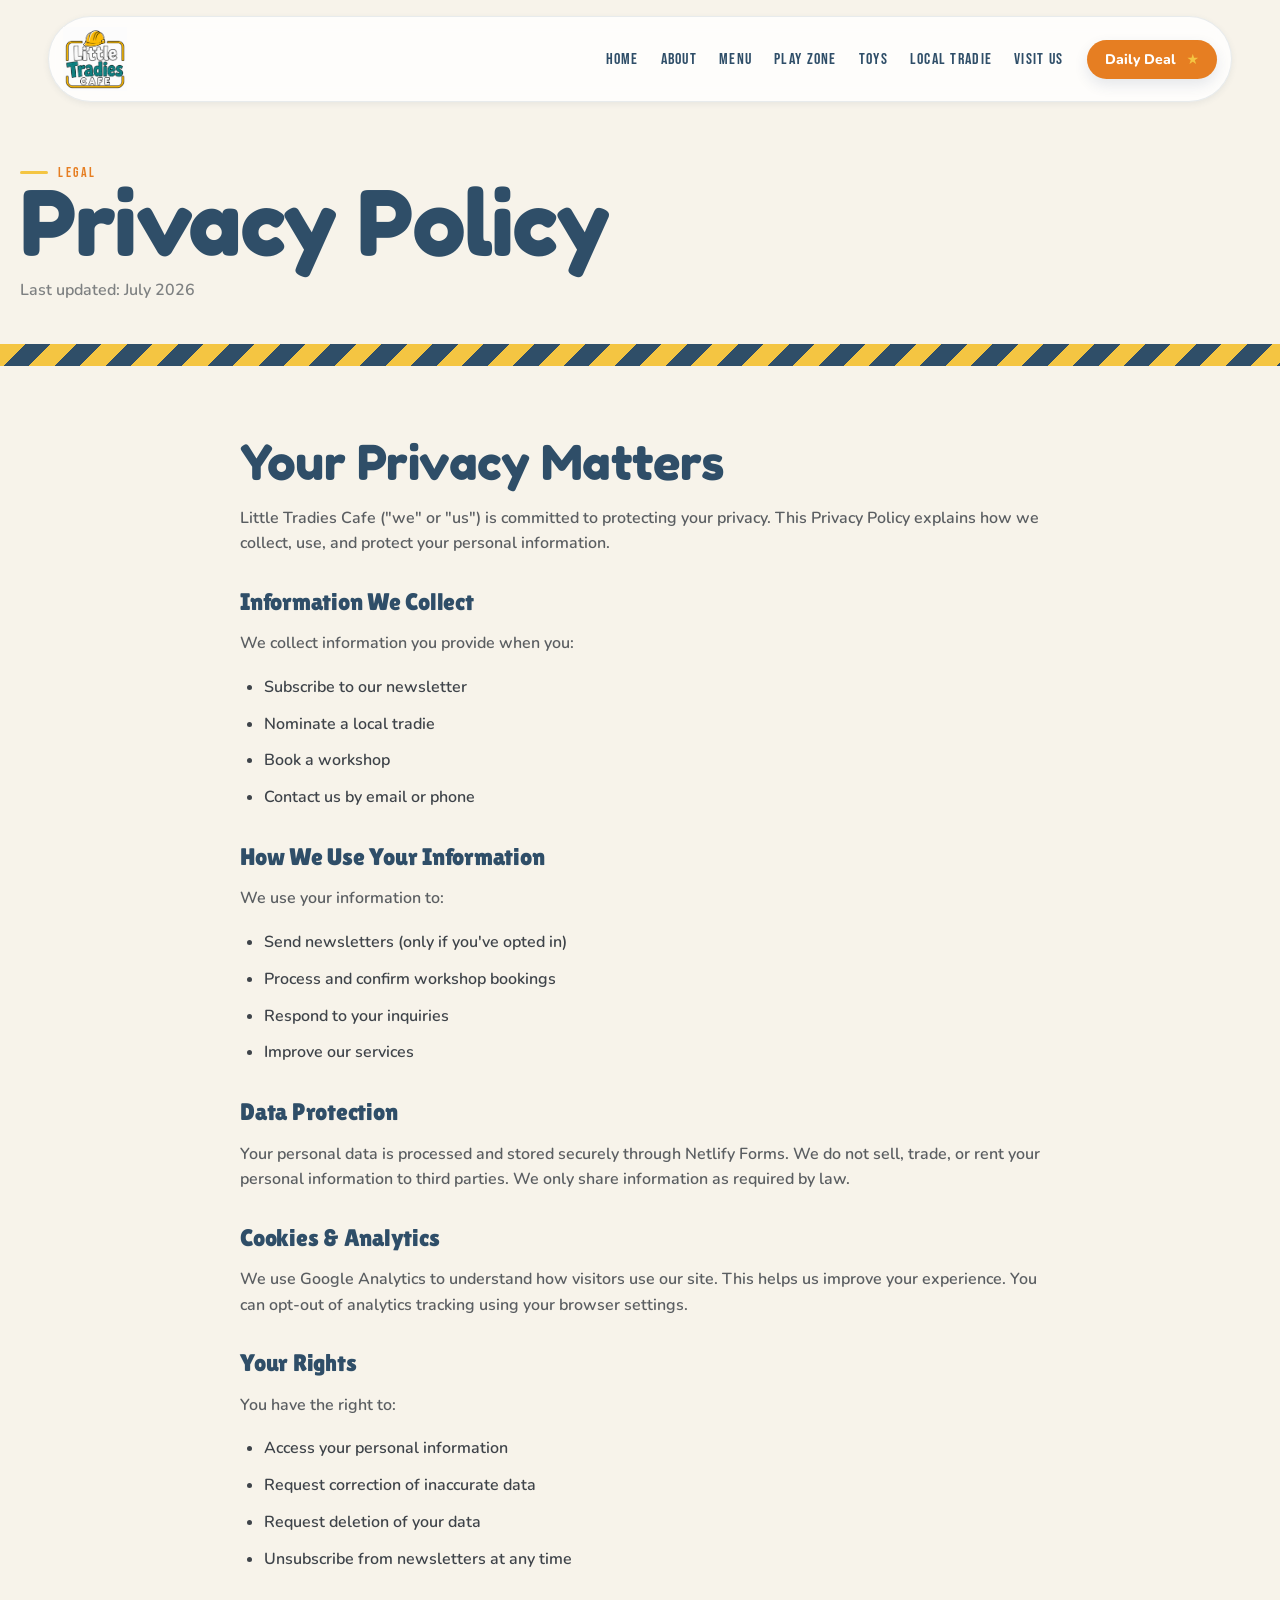
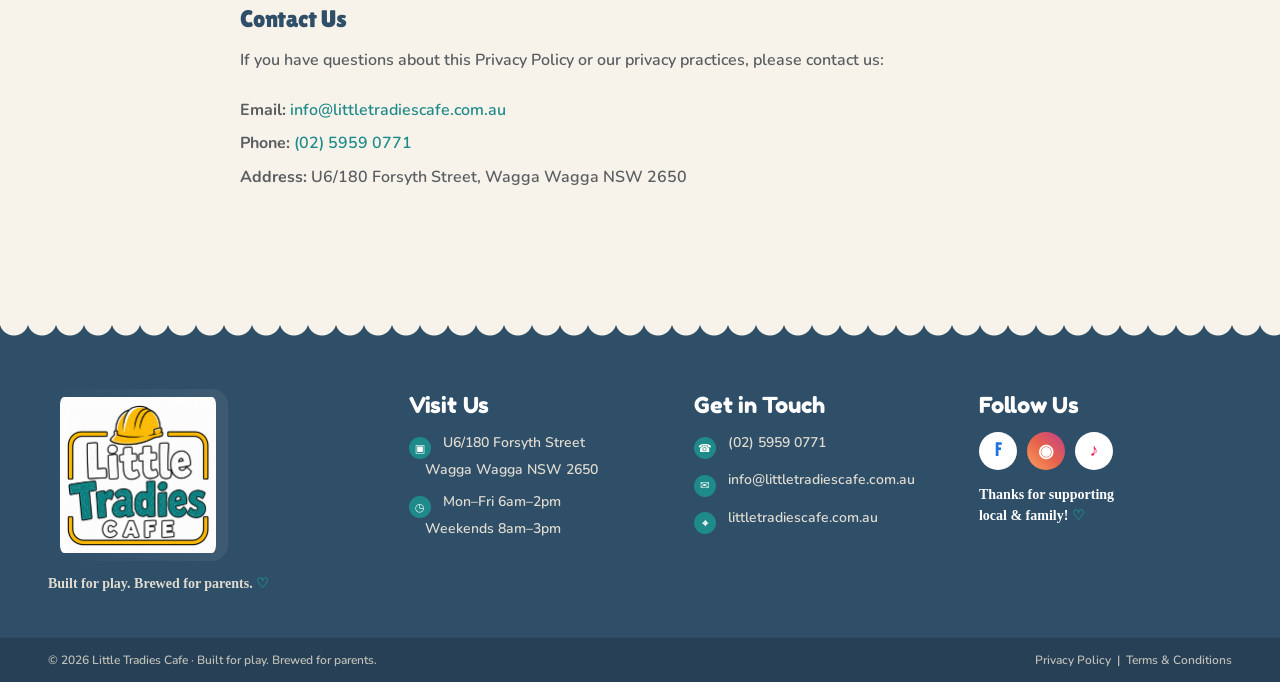
<file: site/privacy.html>
<!doctype html>
<html lang="en">
<head>
  <meta charset="utf-8" />
  <meta name="viewport" content="width=device-width, initial-scale=1" />
  <meta name="description" content="Privacy Policy — Little Tradies Cafe" />
  <title>Privacy Policy — Little Tradies Cafe</title>
  <link rel="canonical" href="https://littletradiescafe.com.au/privacy" />
  <link rel="stylesheet" href="css/style.css" />
  <link rel="icon" type="image/png" href="assets/illust-helmet.png" />
</head>
<body data-page="privacy">

<div class="container nav-wrap">
  <nav class="nav">
    <a class="nav-brand" href="index.html" aria-label="Little Tradies Cafe — home">
      <img src="assets/logo-final.png" alt="Little Tradies Cafe" loading="eager" />
    </a>
    <div class="nav-links" id="navLinks">
      <a href="index.html">Home</a>
      <a href="about.html">About</a>
      <a href="menu.html">Menu</a>
      <a href="play.html">Play Zone</a>
      <a href="toys.html">Toys</a>
      <a href="community.html">Local Tradie</a>
      <a href="visit.html">Visit Us</a>
    </div>
    <a class="btn primary nav-cta" href="index.html#daily-deal">Daily Deal <span class="star">★</span></a>
    <button class="nav-toggle" aria-label="Open menu">
      <span></span><span></span><span></span>
    </button>
  </nav>
</div>

<section class="page-hero container" style="padding: 56px 0 40px;">
  <div class="page-hero-grid" style="grid-template-columns: 1fr;">
    <div>
      <span class="eyebrow">Legal</span>
      <h1 class="h-display">Privacy Policy</h1>
      <p class="muted" style="margin-top: 12px;">Last updated: July 2026</p>
    </div>
  </div>
</section>

<div class="hazard"></div>

<section class="section container">
  <div style="max-width: 800px; margin: 0 auto; line-height: 1.8;">
    <h2 class="h-section" style="margin-bottom: 20px;">Your Privacy Matters</h2>
    <p style="margin-bottom: 24px;">
      Little Tradies Cafe ("we" or "us") is committed to protecting your privacy. This Privacy Policy explains how we collect, use, and protect your personal information.
    </p>

    <h3 class="h-card" style="margin-top: 32px; margin-bottom: 16px;">Information We Collect</h3>
    <p style="margin-bottom: 16px;">
      We collect information you provide when you:
    </p>
    <ul style="margin-bottom: 24px; padding-left: 24px;">
      <li style="margin-bottom: 8px;">Subscribe to our newsletter</li>
      <li style="margin-bottom: 8px;">Nominate a local tradie</li>
      <li style="margin-bottom: 8px;">Book a workshop</li>
      <li style="margin-bottom: 8px;">Contact us by email or phone</li>
    </ul>

    <h3 class="h-card" style="margin-top: 32px; margin-bottom: 16px;">How We Use Your Information</h3>
    <p style="margin-bottom: 16px;">
      We use your information to:
    </p>
    <ul style="margin-bottom: 24px; padding-left: 24px;">
      <li style="margin-bottom: 8px;">Send newsletters (only if you've opted in)</li>
      <li style="margin-bottom: 8px;">Process and confirm workshop bookings</li>
      <li style="margin-bottom: 8px;">Respond to your inquiries</li>
      <li style="margin-bottom: 8px;">Improve our services</li>
    </ul>

    <h3 class="h-card" style="margin-top: 32px; margin-bottom: 16px;">Data Protection</h3>
    <p style="margin-bottom: 24px;">
      Your personal data is processed and stored securely through Netlify Forms. We do not sell, trade, or rent your personal information to third parties. We only share information as required by law.
    </p>

    <h3 class="h-card" style="margin-top: 32px; margin-bottom: 16px;">Cookies & Analytics</h3>
    <p style="margin-bottom: 16px;">
      We use Google Analytics to understand how visitors use our site. This helps us improve your experience. You can opt-out of analytics tracking using your browser settings.
    </p>

    <h3 class="h-card" style="margin-top: 32px; margin-bottom: 16px;">Your Rights</h3>
    <p style="margin-bottom: 16px;">
      You have the right to:
    </p>
    <ul style="margin-bottom: 24px; padding-left: 24px;">
      <li style="margin-bottom: 8px;">Access your personal information</li>
      <li style="margin-bottom: 8px;">Request correction of inaccurate data</li>
      <li style="margin-bottom: 8px;">Request deletion of your data</li>
      <li style="margin-bottom: 8px;">Unsubscribe from newsletters at any time</li>
    </ul>

    <h3 class="h-card" style="margin-top: 32px; margin-bottom: 16px;">Contact Us</h3>
    <p style="margin-bottom: 24px;">
      If you have questions about this Privacy Policy or our privacy practices, please contact us:
    </p>
    <p style="margin-bottom: 8px;"><strong>Email:</strong> <a href="mailto:info@littletradiescafe.com.au" style="color: var(--color-teal); text-decoration: none;">info@littletradiescafe.com.au</a></p>
    <p style="margin-bottom: 8px;"><strong>Phone:</strong> <a href="tel:0259590771" style="color: var(--color-teal); text-decoration: none;">(02) 5959 0771</a></p>
    <p><strong>Address:</strong> U6/180 Forsyth Street, Wagga Wagga NSW 2650</p>
  </div>
</section>

<footer class="lt-footer">
  <div class="scallop" aria-hidden="true"></div>
  <div class="container footer-grid">
    <div class="brand-col">
      <img src="assets/logo-final.png" alt="Little Tradies Cafe" loading="lazy" />
      <p class="ftag">Built for play. Brewed for parents. <span class="heart">♡</span></p>
    </div>
    <div>
      <h4>Visit Us</h4>
      <p><span class="ico">▣</span> U6/180 Forsyth Street<br />&nbsp;&nbsp;&nbsp;&nbsp;Wagga Wagga NSW 2650</p>
      <p><span class="ico">◷</span> Mon–Fri 6am–2pm<br />&nbsp;&nbsp;&nbsp;&nbsp;Weekends 8am–3pm</p>
    </div>
    <div>
      <h4>Get in Touch</h4>
      <p><span class="ico">☎</span> (02) 5959 0771</p>
      <p><span class="ico">✉</span> info@littletradiescafe.com.au</p>
      <p><span class="ico">⌖</span> littletradiescafe.com.au</p>
    </div>
    <div>
      <h4>Follow Us</h4>
      <div class="socials">
        <a href="https://facebook.com/littletradiescafe" class="soc f" aria-label="Facebook">f</a>
        <a href="https://instagram.com/littletradiescafe" class="soc i" aria-label="Instagram">◉</a>
        <a href="https://tiktok.com/@littletradiescafe" class="soc t" aria-label="TikTok">♪</a>
      </div>
      <p class="thanks">Thanks for supporting<br />local &amp; family! <span class="heart">♡</span></p>
    </div>
  </div>
  <div class="copybar">
    <div class="container copybar-row">
      <span>© 2026 Little Tradies Cafe · Built for play. Brewed for parents.</span>
      <span><a href="privacy.html">Privacy Policy</a> &nbsp;|&nbsp; <a href="terms.html">Terms &amp; Conditions</a></span>
    </div>
  </div>
</footer>

<script src="js/main.js" defer></script>
</body>
</html>
</file>
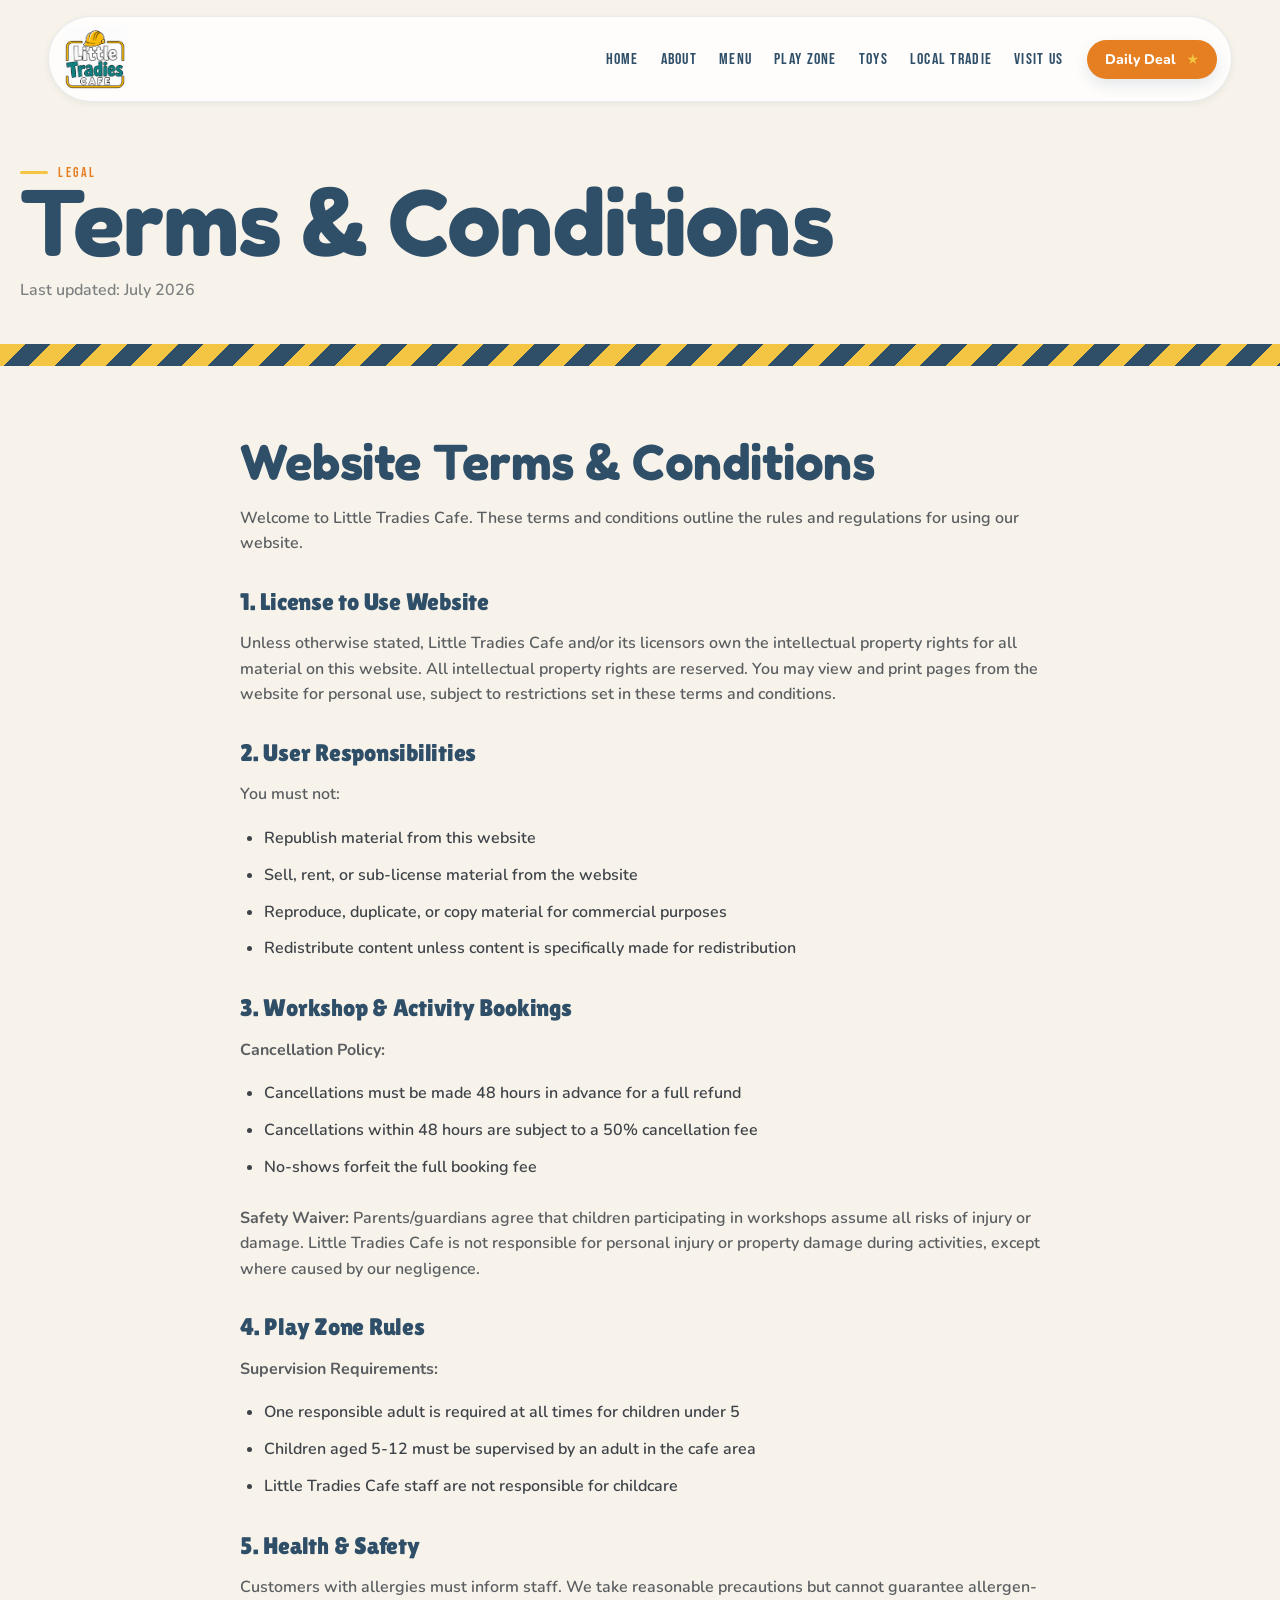
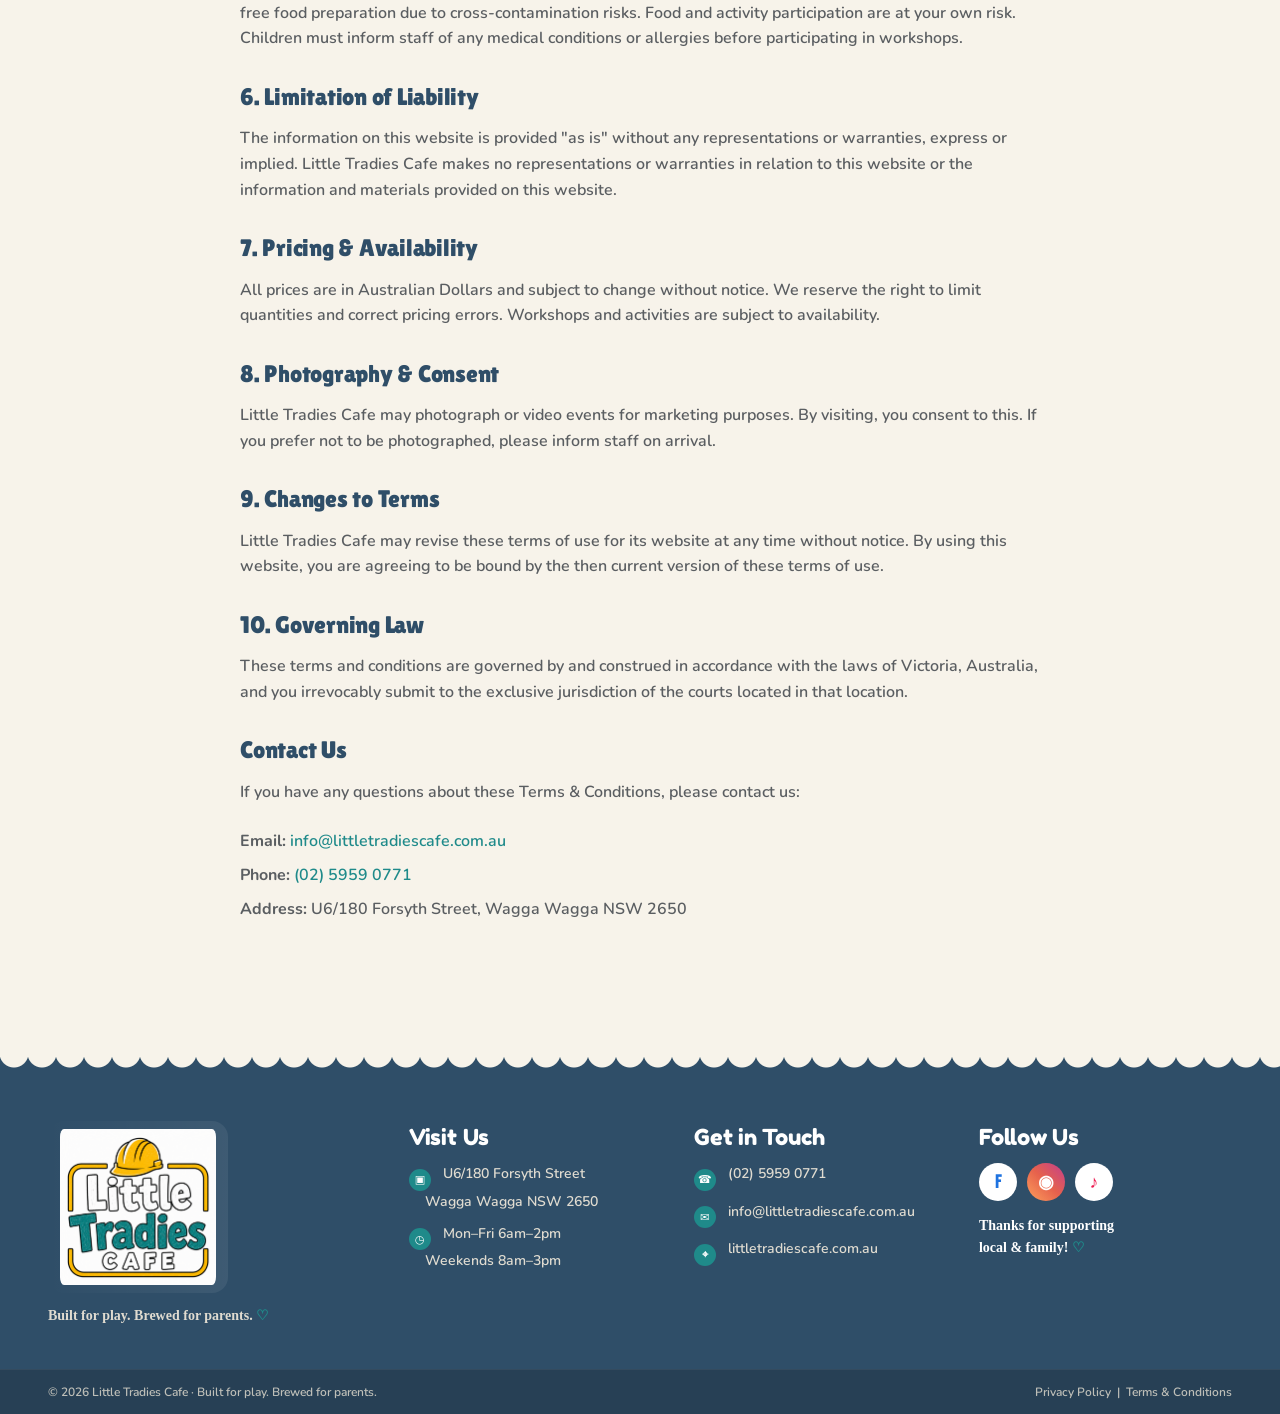
<file: site/terms.html>
<!doctype html>
<html lang="en">
<head>
  <meta charset="utf-8" />
  <meta name="viewport" content="width=device-width, initial-scale=1" />
  <meta name="description" content="Terms & Conditions — Little Tradies Cafe" />
  <title>Terms & Conditions — Little Tradies Cafe</title>
  <link rel="canonical" href="https://littletradiescafe.com.au/terms" />
  <link rel="stylesheet" href="css/style.css" />
  <link rel="icon" type="image/png" href="assets/illust-helmet.png" />
</head>
<body data-page="terms">

<div class="container nav-wrap">
  <nav class="nav">
    <a class="nav-brand" href="index.html" aria-label="Little Tradies Cafe — home">
      <img src="assets/logo-final.png" alt="Little Tradies Cafe" loading="eager" />
    </a>
    <div class="nav-links" id="navLinks">
      <a href="index.html">Home</a>
      <a href="about.html">About</a>
      <a href="menu.html">Menu</a>
      <a href="play.html">Play Zone</a>
      <a href="toys.html">Toys</a>
      <a href="community.html">Local Tradie</a>
      <a href="visit.html">Visit Us</a>
    </div>
    <a class="btn primary nav-cta" href="index.html#daily-deal">Daily Deal <span class="star">★</span></a>
    <button class="nav-toggle" aria-label="Open menu">
      <span></span><span></span><span></span>
    </button>
  </nav>
</div>

<section class="page-hero container" style="padding: 56px 0 40px;">
  <div class="page-hero-grid" style="grid-template-columns: 1fr;">
    <div>
      <span class="eyebrow">Legal</span>
      <h1 class="h-display">Terms & Conditions</h1>
      <p class="muted" style="margin-top: 12px;">Last updated: July 2026</p>
    </div>
  </div>
</section>

<div class="hazard"></div>

<section class="section container">
  <div style="max-width: 800px; margin: 0 auto; line-height: 1.8;">
    <h2 class="h-section" style="margin-bottom: 20px;">Website Terms & Conditions</h2>
    <p style="margin-bottom: 24px;">
      Welcome to Little Tradies Cafe. These terms and conditions outline the rules and regulations for using our website.
    </p>

    <h3 class="h-card" style="margin-top: 32px; margin-bottom: 16px;">1. License to Use Website</h3>
    <p style="margin-bottom: 24px;">
      Unless otherwise stated, Little Tradies Cafe and/or its licensors own the intellectual property rights for all material on this website. All intellectual property rights are reserved. You may view and print pages from the website for personal use, subject to restrictions set in these terms and conditions.
    </p>

    <h3 class="h-card" style="margin-top: 32px; margin-bottom: 16px;">2. User Responsibilities</h3>
    <p style="margin-bottom: 16px;">
      You must not:
    </p>
    <ul style="margin-bottom: 24px; padding-left: 24px;">
      <li style="margin-bottom: 8px;">Republish material from this website</li>
      <li style="margin-bottom: 8px;">Sell, rent, or sub-license material from the website</li>
      <li style="margin-bottom: 8px;">Reproduce, duplicate, or copy material for commercial purposes</li>
      <li style="margin-bottom: 8px;">Redistribute content unless content is specifically made for redistribution</li>
    </ul>

    <h3 class="h-card" style="margin-top: 32px; margin-bottom: 16px;">3. Workshop & Activity Bookings</h3>
    <p style="margin-bottom: 16px;">
      <strong>Cancellation Policy:</strong>
    </p>
    <ul style="margin-bottom: 24px; padding-left: 24px;">
      <li style="margin-bottom: 8px;">Cancellations must be made 48 hours in advance for a full refund</li>
      <li style="margin-bottom: 8px;">Cancellations within 48 hours are subject to a 50% cancellation fee</li>
      <li style="margin-bottom: 8px;">No-shows forfeit the full booking fee</li>
    </ul>

    <p style="margin-bottom: 24px;">
      <strong>Safety Waiver:</strong> Parents/guardians agree that children participating in workshops assume all risks of injury or damage. Little Tradies Cafe is not responsible for personal injury or property damage during activities, except where caused by our negligence.
    </p>

    <h3 class="h-card" style="margin-top: 32px; margin-bottom: 16px;">4. Play Zone Rules</h3>
    <p style="margin-bottom: 16px;">
      <strong>Supervision Requirements:</strong>
    </p>
    <ul style="margin-bottom: 24px; padding-left: 24px;">
      <li style="margin-bottom: 8px;">One responsible adult is required at all times for children under 5</li>
      <li style="margin-bottom: 8px;">Children aged 5-12 must be supervised by an adult in the cafe area</li>
      <li style="margin-bottom: 8px;">Little Tradies Cafe staff are not responsible for childcare</li>
    </ul>

    <h3 class="h-card" style="margin-top: 32px; margin-bottom: 16px;">5. Health & Safety</h3>
    <p style="margin-bottom: 24px;">
      Customers with allergies must inform staff. We take reasonable precautions but cannot guarantee allergen-free food preparation due to cross-contamination risks. Food and activity participation are at your own risk. Children must inform staff of any medical conditions or allergies before participating in workshops.
    </p>

    <h3 class="h-card" style="margin-top: 32px; margin-bottom: 16px;">6. Limitation of Liability</h3>
    <p style="margin-bottom: 24px;">
      The information on this website is provided "as is" without any representations or warranties, express or implied. Little Tradies Cafe makes no representations or warranties in relation to this website or the information and materials provided on this website.
    </p>

    <h3 class="h-card" style="margin-top: 32px; margin-bottom: 16px;">7. Pricing & Availability</h3>
    <p style="margin-bottom: 24px;">
      All prices are in Australian Dollars and subject to change without notice. We reserve the right to limit quantities and correct pricing errors. Workshops and activities are subject to availability.
    </p>

    <h3 class="h-card" style="margin-top: 32px; margin-bottom: 16px;">8. Photography & Consent</h3>
    <p style="margin-bottom: 24px;">
      Little Tradies Cafe may photograph or video events for marketing purposes. By visiting, you consent to this. If you prefer not to be photographed, please inform staff on arrival.
    </p>

    <h3 class="h-card" style="margin-top: 32px; margin-bottom: 16px;">9. Changes to Terms</h3>
    <p style="margin-bottom: 24px;">
      Little Tradies Cafe may revise these terms of use for its website at any time without notice. By using this website, you are agreeing to be bound by the then current version of these terms of use.
    </p>

    <h3 class="h-card" style="margin-top: 32px; margin-bottom: 16px;">10. Governing Law</h3>
    <p style="margin-bottom: 24px;">
      These terms and conditions are governed by and construed in accordance with the laws of Victoria, Australia, and you irrevocably submit to the exclusive jurisdiction of the courts located in that location.
    </p>

    <h3 class="h-card" style="margin-top: 32px; margin-bottom: 16px;">Contact Us</h3>
    <p style="margin-bottom: 24px;">
      If you have any questions about these Terms & Conditions, please contact us:
    </p>
    <p style="margin-bottom: 8px;"><strong>Email:</strong> <a href="mailto:info@littletradiescafe.com.au" style="color: var(--color-teal); text-decoration: none;">info@littletradiescafe.com.au</a></p>
    <p style="margin-bottom: 8px;"><strong>Phone:</strong> <a href="tel:0259590771" style="color: var(--color-teal); text-decoration: none;">(02) 5959 0771</a></p>
    <p><strong>Address:</strong> U6/180 Forsyth Street, Wagga Wagga NSW 2650</p>
  </div>
</section>

<footer class="lt-footer">
  <div class="scallop" aria-hidden="true"></div>
  <div class="container footer-grid">
    <div class="brand-col">
      <img src="assets/logo-final.png" alt="Little Tradies Cafe" loading="lazy" />
      <p class="ftag">Built for play. Brewed for parents. <span class="heart">♡</span></p>
    </div>
    <div>
      <h4>Visit Us</h4>
      <p><span class="ico">▣</span> U6/180 Forsyth Street<br />&nbsp;&nbsp;&nbsp;&nbsp;Wagga Wagga NSW 2650</p>
      <p><span class="ico">◷</span> Mon–Fri 6am–2pm<br />&nbsp;&nbsp;&nbsp;&nbsp;Weekends 8am–3pm</p>
    </div>
    <div>
      <h4>Get in Touch</h4>
      <p><span class="ico">☎</span> (02) 5959 0771</p>
      <p><span class="ico">✉</span> info@littletradiescafe.com.au</p>
      <p><span class="ico">⌖</span> littletradiescafe.com.au</p>
    </div>
    <div>
      <h4>Follow Us</h4>
      <div class="socials">
        <a href="https://facebook.com/littletradiescafe" class="soc f" aria-label="Facebook">f</a>
        <a href="https://instagram.com/littletradiescafe" class="soc i" aria-label="Instagram">◉</a>
        <a href="https://tiktok.com/@littletradiescafe" class="soc t" aria-label="TikTok">♪</a>
      </div>
      <p class="thanks">Thanks for supporting<br />local &amp; family! <span class="heart">♡</span></p>
    </div>
  </div>
  <div class="copybar">
    <div class="container copybar-row">
      <span>© 2026 Little Tradies Cafe · Built for play. Brewed for parents.</span>
      <span><a href="privacy.html">Privacy Policy</a> &nbsp;|&nbsp; <a href="terms.html">Terms &amp; Conditions</a></span>
    </div>
  </div>
</footer>

<script src="js/main.js" defer></script>
</body>
</html>
</file>
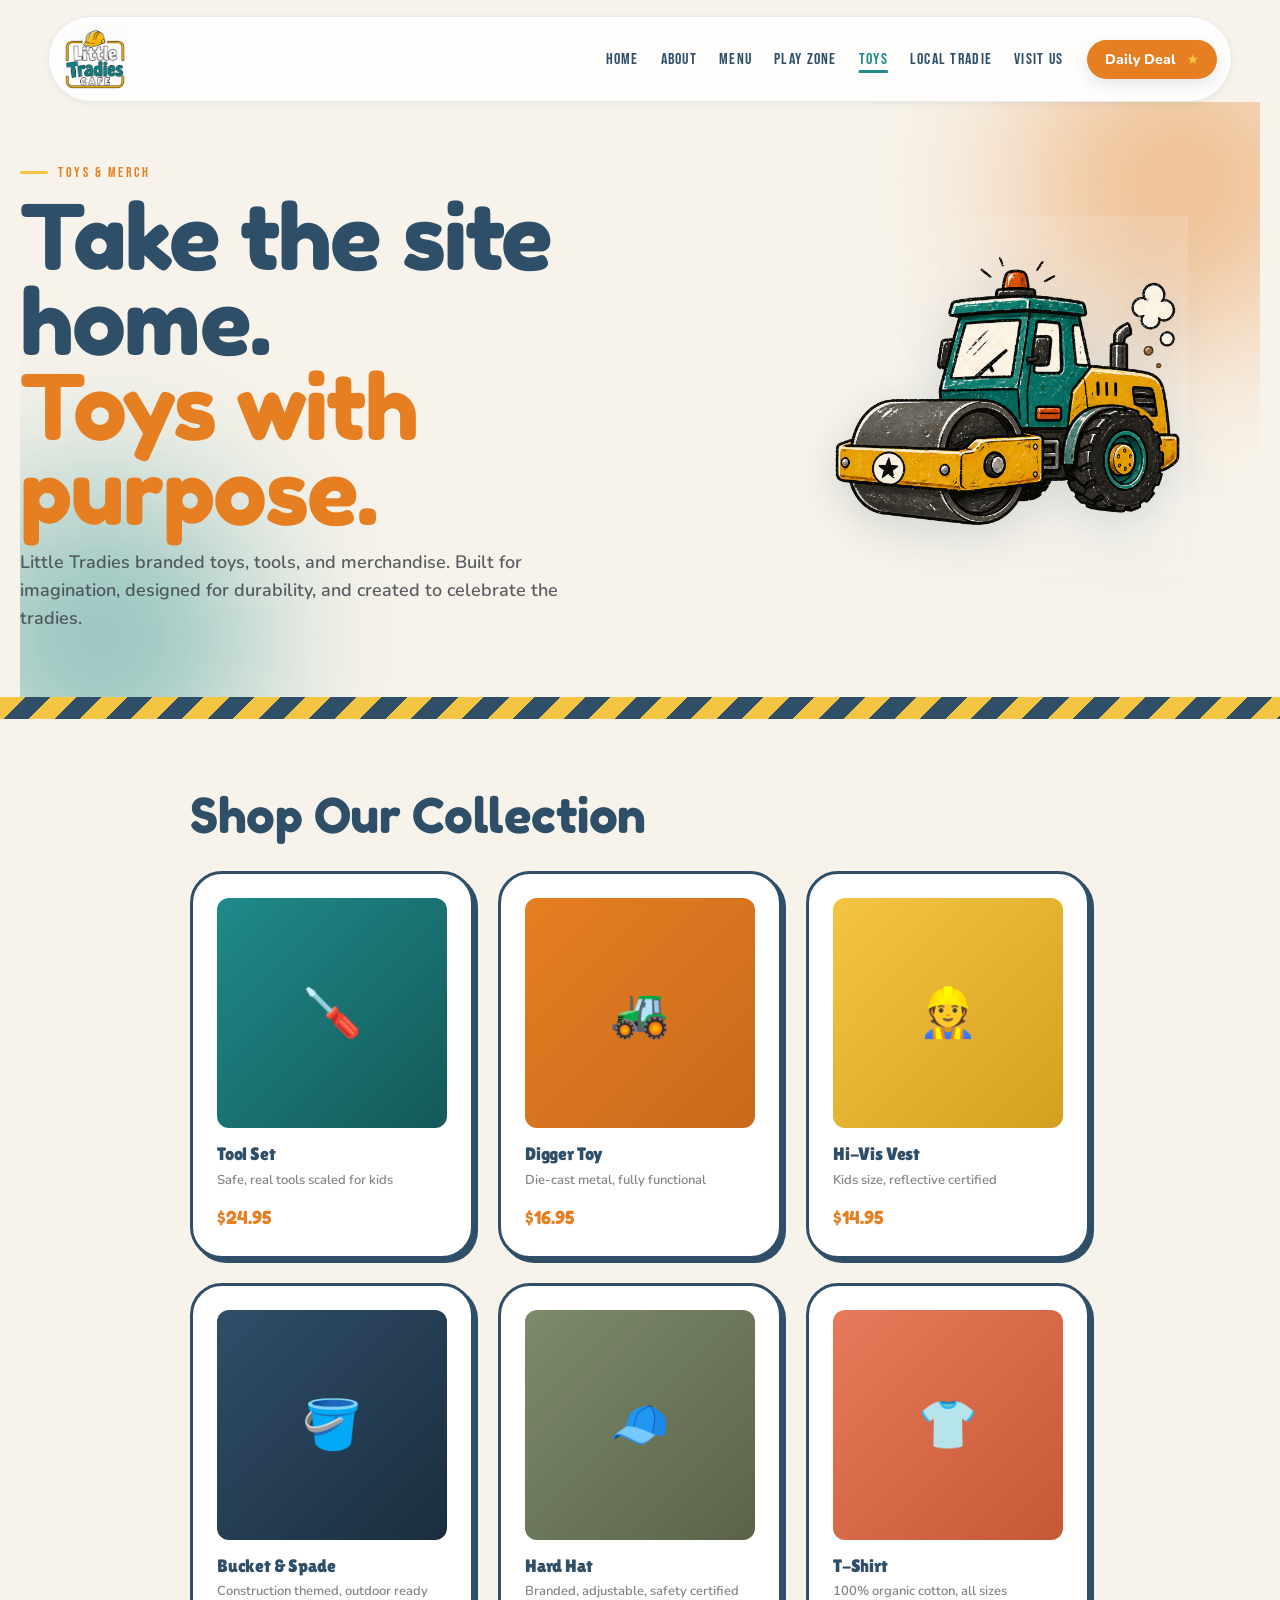
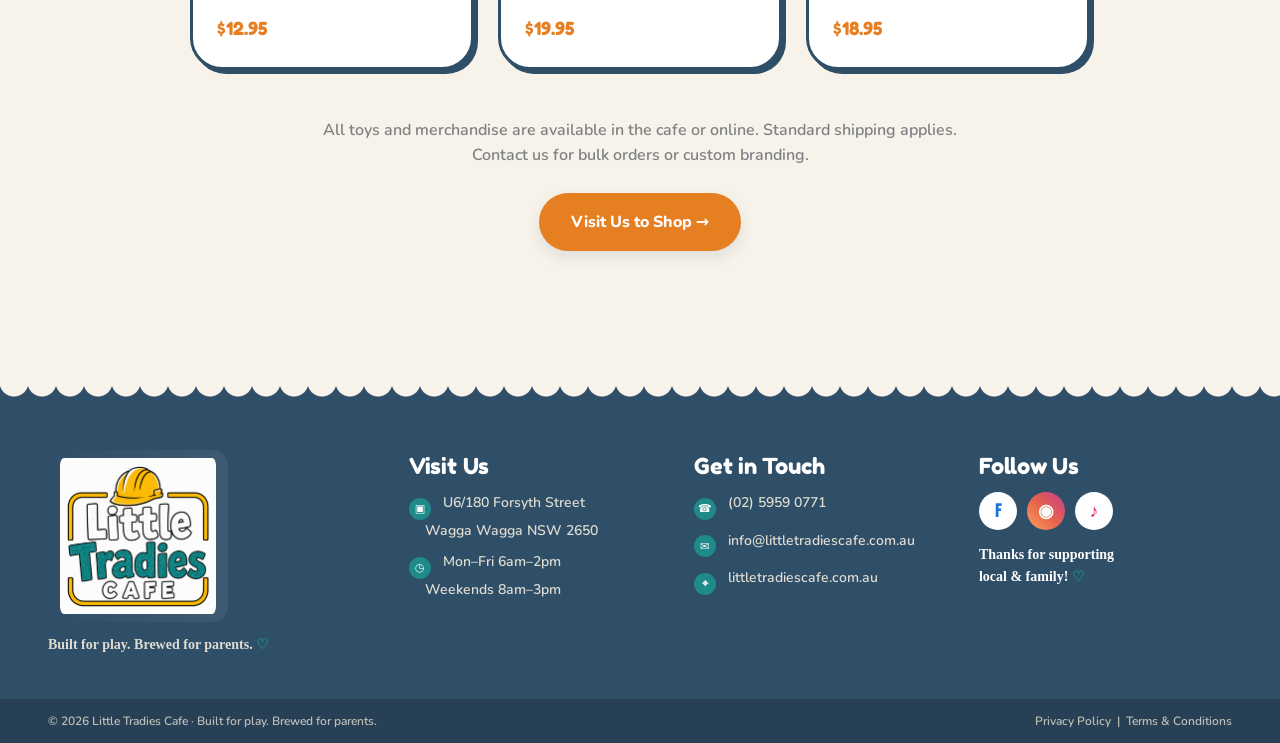
<file: site/toys.html>
<!doctype html>
<html lang="en">
<head>
  <meta charset="utf-8" />
  <meta name="viewport" content="width=device-width, initial-scale=1" />
  <meta name="description" content="Toys & Merchandise — Little Tradies branded toys and gifts." />
  <title>Toys — Little Tradies Cafe</title>
  <link rel="canonical" href="https://littletradiescafe.com.au/toys" />
  <link rel="stylesheet" href="css/style.css" />
  <link rel="icon" type="image/png" href="assets/illust-helmet.png" />
</head>
<body data-page="toys">

<div class="container nav-wrap">
  <nav class="nav">
    <a class="nav-brand" href="index.html" aria-label="Little Tradies Cafe — home">
      <img src="assets/logo-final.png" alt="Little Tradies Cafe" loading="eager" />
    </a>
    <div class="nav-links" id="navLinks">
      <a href="index.html">Home</a>
      <a href="about.html">About</a>
      <a href="menu.html">Menu</a>
      <a href="play.html">Play Zone</a>
      <a href="toys.html" class="active">Toys</a>
      <a href="community.html">Local Tradie</a>
      <a href="visit.html">Visit Us</a>
    </div>
    <a class="btn primary nav-cta" href="index.html#daily-deal">Daily Deal <span class="star">★</span></a>
    <button class="nav-toggle" aria-label="Open menu">
      <span></span><span></span><span></span>
    </button>
  </nav>
</div>

<section class="page-hero container">
  <div class="blob" style="background:#E67E22; top:-80px; right:-80px;"></div>
  <div class="blob" style="background:#1F8A8A; bottom:-100px; left:-80px;"></div>
  <div class="page-hero-grid">
    <div class="fade-up">
      <span class="eyebrow">Toys & Merch</span>
      <h1 class="h-display" style="margin-top:14px">
        Take the site home.<br />
        <span style="color:var(--color-orange)">Toys with purpose.</span>
      </h1>
      <p class="lead">
        Little Tradies branded toys, tools, and merchandise. Built for imagination,
        designed for durability, and created to celebrate the tradies.
      </p>
    </div>
    <div class="page-hero-art fade-up d2">
      <img src="assets/illust-steamroller.png" alt="Illustration of steamroller" loading="lazy" />
    </div>
  </div>
</section>

<div class="hazard"></div>

<section class="section container">
  <div style="max-width: 900px; margin: 0 auto;">
    <h2 class="h-section" style="margin-bottom: 32px;">Shop Our Collection</h2>
    <div style="display: grid; grid-template-columns: repeat(auto-fit, minmax(240px, 1fr)); gap: 24px;">
      <div class="sticker" style="padding: 24px;">
        <div style="aspect-ratio: 1; background: linear-gradient(135deg, #1F8A8A 0%, #145959 100%); border-radius: 12px; margin-bottom: 16px; display: flex; align-items: center; justify-content: center;">
          <span style="font-size: 48px;">🪛</span>
        </div>
        <h3 class="h-card" style="font-size: 18px; margin-bottom: 6px;">Tool Set</h3>
        <p class="muted" style="font-size: 13px; margin-bottom: 12px;">Safe, real tools scaled for kids</p>
        <p style="font-family: var(--font-display); color: var(--color-orange); font-size: 18px;">$24.95</p>
      </div>

      <div class="sticker" style="padding: 24px;">
        <div style="aspect-ratio: 1; background: linear-gradient(135deg, #E67E22 0%, #C86A1B 100%); border-radius: 12px; margin-bottom: 16px; display: flex; align-items: center; justify-content: center;">
          <span style="font-size: 48px;">🚜</span>
        </div>
        <h3 class="h-card" style="font-size: 18px; margin-bottom: 6px;">Digger Toy</h3>
        <p class="muted" style="font-size: 13px; margin-bottom: 12px;">Die-cast metal, fully functional</p>
        <p style="font-family: var(--font-display); color: var(--color-orange); font-size: 18px;">$16.95</p>
      </div>

      <div class="sticker" style="padding: 24px;">
        <div style="aspect-ratio: 1; background: linear-gradient(135deg, #F4C542 0%, #D4A01F 100%); border-radius: 12px; margin-bottom: 16px; display: flex; align-items: center; justify-content: center;">
          <span style="font-size: 48px;">👷</span>
        </div>
        <h3 class="h-card" style="font-size: 18px; margin-bottom: 6px;">Hi-Vis Vest</h3>
        <p class="muted" style="font-size: 13px; margin-bottom: 12px;">Kids size, reflective certified</p>
        <p style="font-family: var(--font-display); color: var(--color-orange); font-size: 18px;">$14.95</p>
      </div>

      <div class="sticker" style="padding: 24px;">
        <div style="aspect-ratio: 1; background: linear-gradient(135deg, #2F4E68 0%, #1A2E3F 100%); border-radius: 12px; margin-bottom: 16px; display: flex; align-items: center; justify-content: center;">
          <span style="font-size: 48px;">🪣</span>
        </div>
        <h3 class="h-card" style="font-size: 18px; margin-bottom: 6px;">Bucket & Spade</h3>
        <p class="muted" style="font-size: 13px; margin-bottom: 12px;">Construction themed, outdoor ready</p>
        <p style="font-family: var(--font-display); color: var(--color-orange); font-size: 18px;">$12.95</p>
      </div>

      <div class="sticker" style="padding: 24px;">
        <div style="aspect-ratio: 1; background: linear-gradient(135deg, #7D8B6A 0%, #5A6349 100%); border-radius: 12px; margin-bottom: 16px; display: flex; align-items: center; justify-content: center;">
          <span style="font-size: 48px;">🧢</span>
        </div>
        <h3 class="h-card" style="font-size: 18px; margin-bottom: 6px;">Hard Hat</h3>
        <p class="muted" style="font-size: 13px; margin-bottom: 12px;">Branded, adjustable, safety certified</p>
        <p style="font-family: var(--font-display); color: var(--color-orange); font-size: 18px;">$19.95</p>
      </div>

      <div class="sticker" style="padding: 24px;">
        <div style="aspect-ratio: 1; background: linear-gradient(135deg, #E87A5B 0%, #C65836 100%); border-radius: 12px; margin-bottom: 16px; display: flex; align-items: center; justify-content: center;">
          <span style="font-size: 48px;">👕</span>
        </div>
        <h3 class="h-card" style="font-size: 18px; margin-bottom: 6px;">T-Shirt</h3>
        <p class="muted" style="font-size: 13px; margin-bottom: 12px;">100% organic cotton, all sizes</p>
        <p style="font-family: var(--font-display); color: var(--color-orange); font-size: 18px;">$18.95</p>
      </div>
    </div>

    <div style="margin-top: 48px; text-align: center;">
      <p style="font-size: 16px; color: var(--fg-muted); line-height: 1.6;">
        All toys and merchandise are available in the cafe or online. Standard shipping applies.<br />
        Contact us for bulk orders or custom branding.
      </p>
      <a class="btn primary lg" href="visit.html" style="margin-top: 24px;">Visit Us to Shop →</a>
    </div>
  </div>
</section>

<footer class="lt-footer">
  <div class="scallop" aria-hidden="true"></div>
  <div class="container footer-grid">
    <div class="brand-col">
      <img src="assets/logo-final.png" alt="Little Tradies Cafe" loading="lazy" />
      <p class="ftag">Built for play. Brewed for parents. <span class="heart">♡</span></p>
    </div>
    <div>
      <h4>Visit Us</h4>
      <p><span class="ico">▣</span> U6/180 Forsyth Street<br />&nbsp;&nbsp;&nbsp;&nbsp;Wagga Wagga NSW 2650</p>
      <p><span class="ico">◷</span> Mon–Fri 6am–2pm<br />&nbsp;&nbsp;&nbsp;&nbsp;Weekends 8am–3pm</p>
    </div>
    <div>
      <h4>Get in Touch</h4>
      <p><span class="ico">☎</span> (02) 5959 0771</p>
      <p><span class="ico">✉</span> info@littletradiescafe.com.au</p>
      <p><span class="ico">⌖</span> littletradiescafe.com.au</p>
    </div>
    <div>
      <h4>Follow Us</h4>
      <div class="socials">
        <a href="https://facebook.com/littletradiescafe" class="soc f" aria-label="Facebook">f</a>
        <a href="https://instagram.com/littletradiescafe" class="soc i" aria-label="Instagram">◉</a>
        <a href="https://tiktok.com/@littletradiescafe" class="soc t" aria-label="TikTok">♪</a>
      </div>
      <p class="thanks">Thanks for supporting<br />local &amp; family! <span class="heart">♡</span></p>
    </div>
  </div>
  <div class="copybar">
    <div class="container copybar-row">
      <span>© 2026 Little Tradies Cafe · Built for play. Brewed for parents.</span>
      <span><a href="privacy.html">Privacy Policy</a> &nbsp;|&nbsp; <a href="terms.html">Terms &amp; Conditions</a></span>
    </div>
  </div>
</footer>

<script src="js/main.js" defer></script>
</body>
</html>
</file>
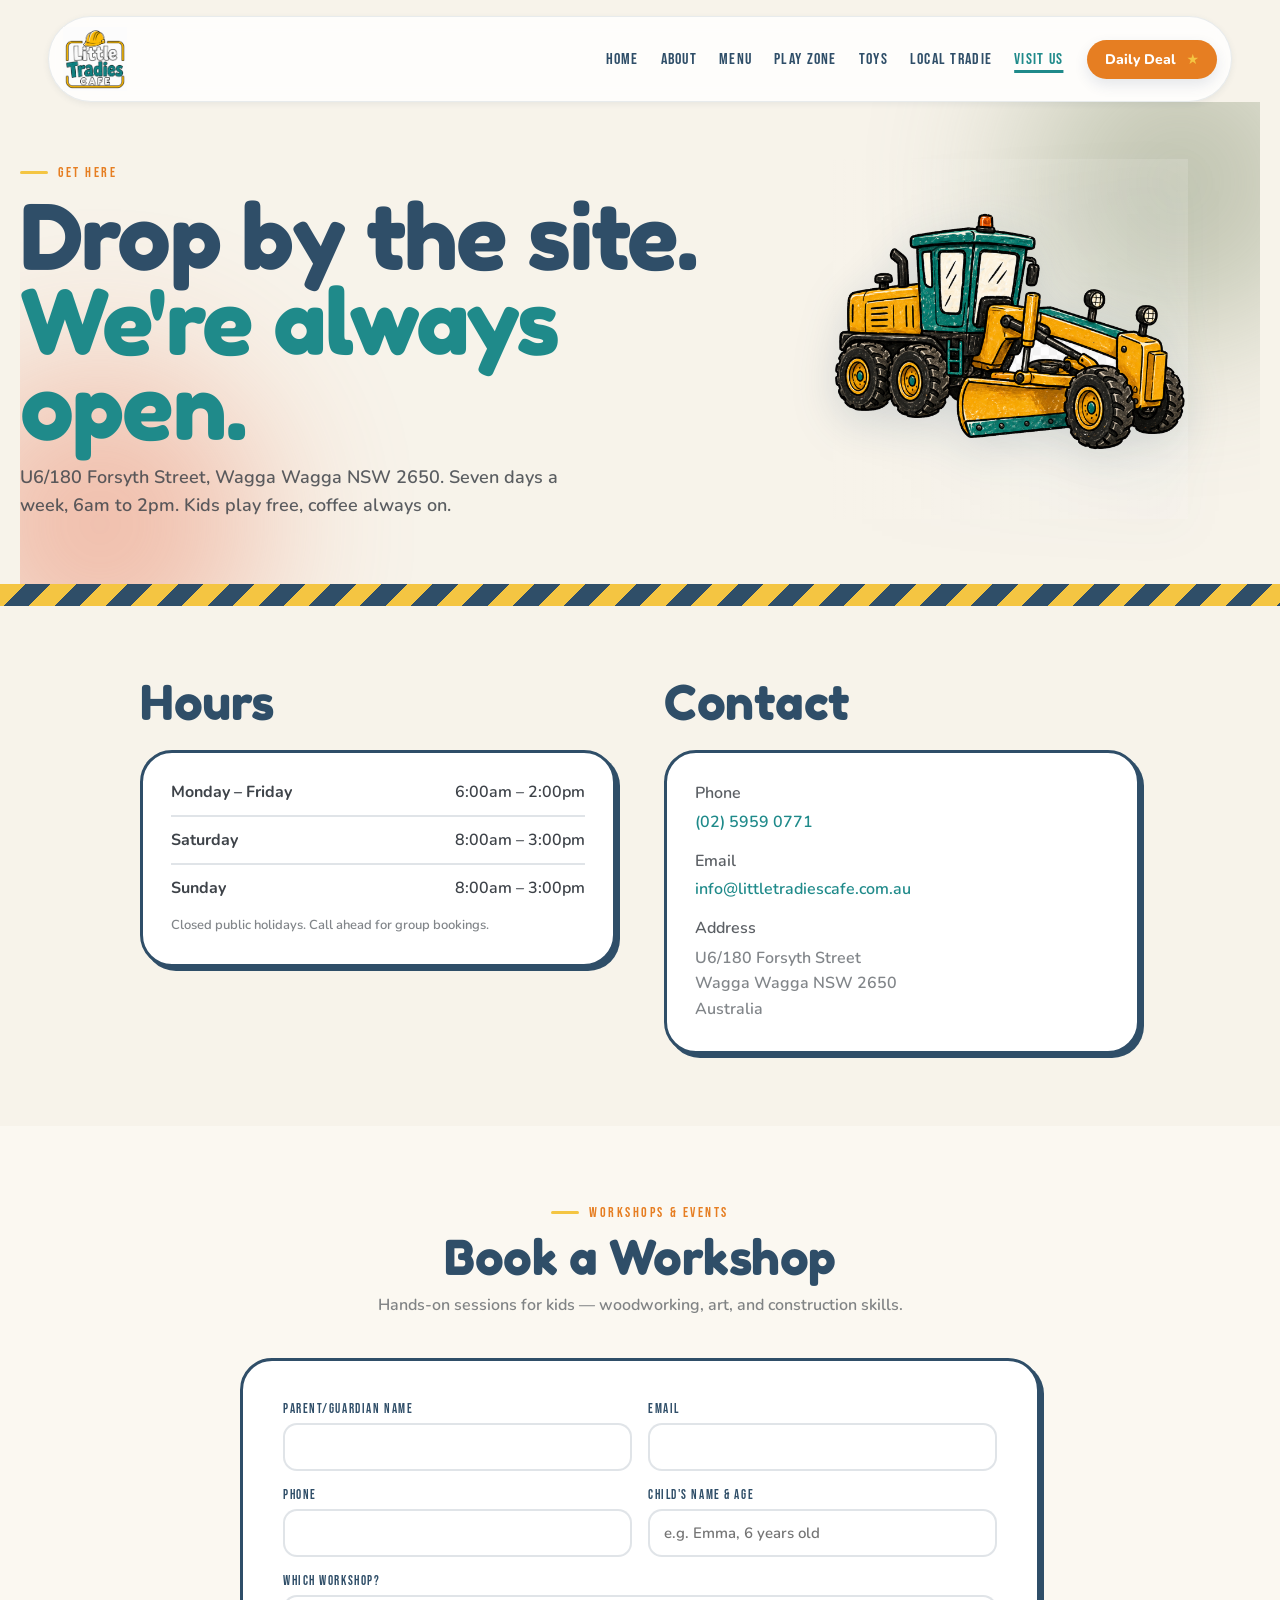
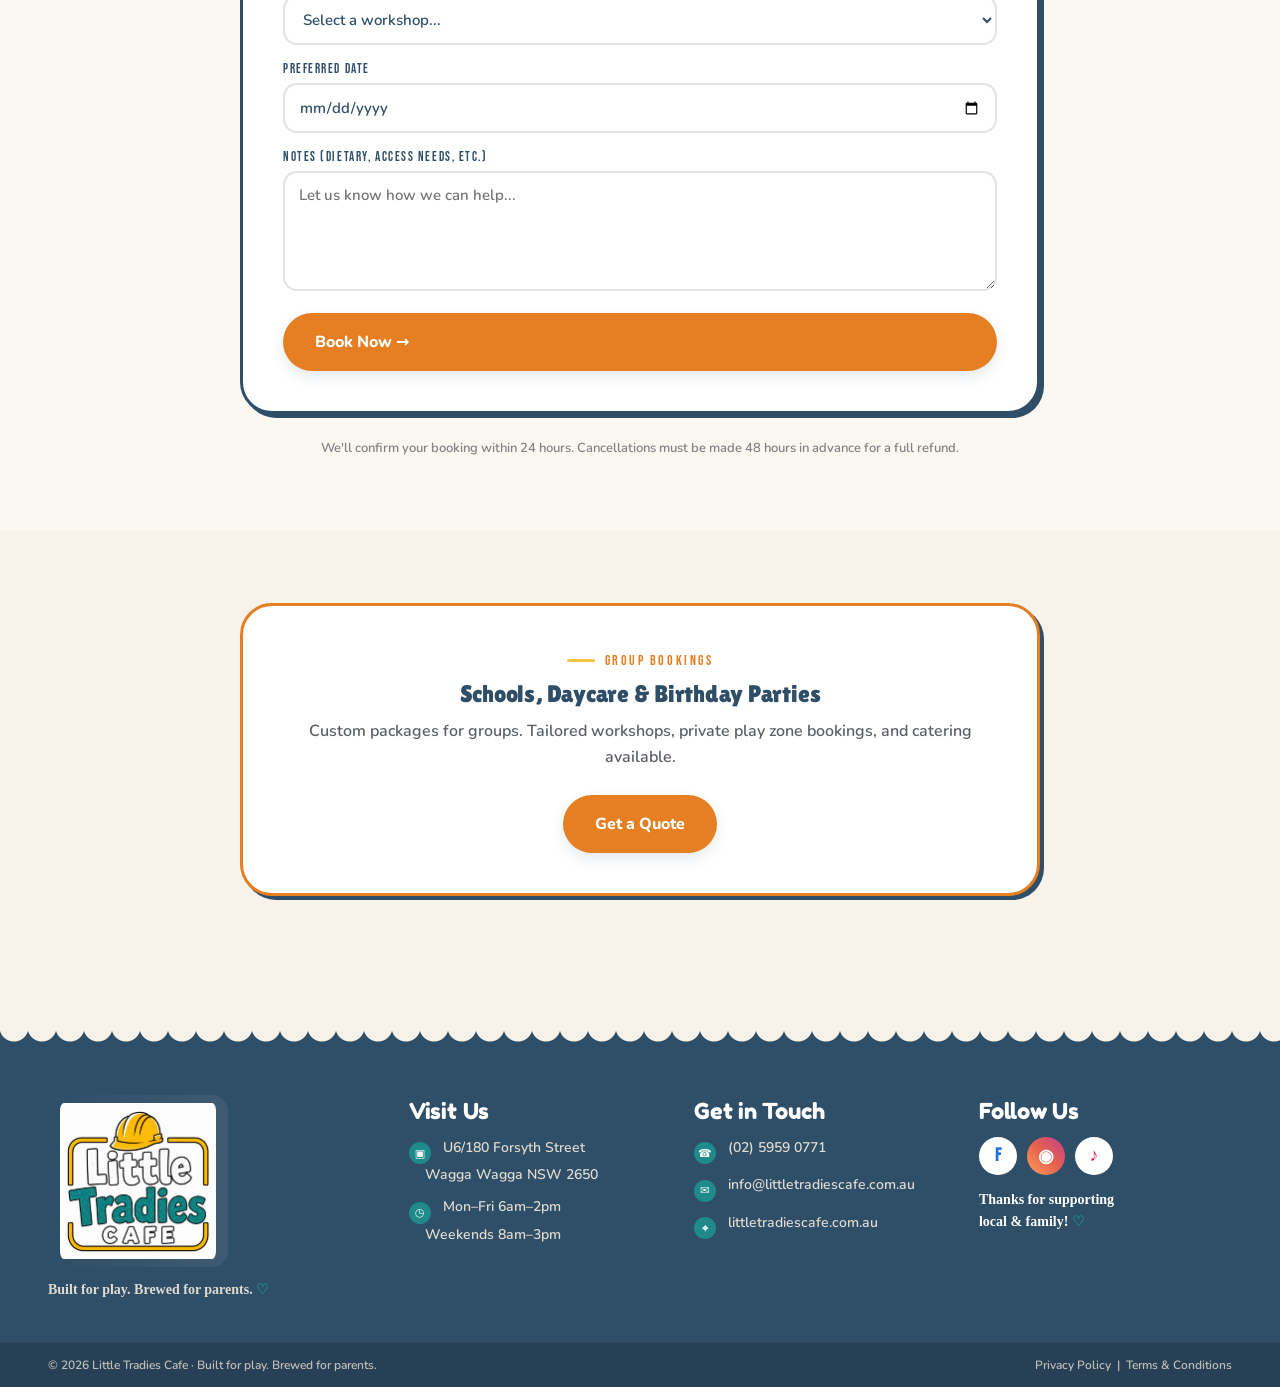
<file: site/visit.html>
<!doctype html>
<html lang="en">
<head>
  <meta charset="utf-8" />
  <meta name="viewport" content="width=device-width, initial-scale=1" />
  <meta name="description" content="Visit Little Tradies Cafe — Hours, directions, booking, and contact information." />
  <title>Visit Us — Little Tradies Cafe</title>
  <link rel="canonical" href="https://littletradiescafe.com.au/visit" />
  <link rel="stylesheet" href="css/style.css" />
  <link rel="icon" type="image/png" href="assets/illust-helmet.png" />
</head>
<body data-page="visit">

<div class="container nav-wrap">
  <nav class="nav">
    <a class="nav-brand" href="index.html" aria-label="Little Tradies Cafe — home">
      <img src="assets/logo-final.png" alt="Little Tradies Cafe" loading="eager" />
    </a>
    <div class="nav-links" id="navLinks">
      <a href="index.html">Home</a>
      <a href="about.html">About</a>
      <a href="menu.html">Menu</a>
      <a href="play.html">Play Zone</a>
      <a href="toys.html">Toys</a>
      <a href="community.html">Local Tradie</a>
      <a href="visit.html" class="active">Visit Us</a>
    </div>
    <a class="btn primary nav-cta" href="index.html#daily-deal">Daily Deal <span class="star">★</span></a>
    <button class="nav-toggle" aria-label="Open menu">
      <span></span><span></span><span></span>
    </button>
  </nav>
</div>

<section class="page-hero container">
  <div class="blob" style="background:#7D8B6A; top:-80px; right:-80px;"></div>
  <div class="blob" style="background:#E87A5B; bottom:-100px; left:-80px;"></div>
  <div class="page-hero-grid">
    <div class="fade-up">
      <span class="eyebrow">Get Here</span>
      <h1 class="h-display" style="margin-top:14px">
        Drop by the site.<br />
        <span style="color:var(--color-teal)">We're always open.</span>
      </h1>
      <p class="lead">
        U6/180 Forsyth Street, Wagga Wagga NSW 2650. Seven days a week,
        6am to 2pm. Kids play free, coffee always on.
      </p>
    </div>
    <div class="page-hero-art fade-up d2">
      <img src="assets/illust-grader.png" alt="Illustration of grader" loading="lazy" />
    </div>
  </div>
</section>

<div class="hazard"></div>

<section class="section container">
  <div style="display: grid; grid-template-columns: 1fr 1fr; gap: 48px; max-width: 1000px; margin: 0 auto;">
    <div>
      <h2 class="h-section" style="margin-bottom: 24px;">Hours</h2>
      <div class="sticker" style="padding: 28px;">
        <div style="display: grid; gap: 12px;">
          <div style="display: grid; grid-template-columns: 1fr 1fr; gap: 12px; border-bottom: 2px solid var(--tint-navy-15); padding-bottom: 12px;">
            <strong>Monday – Friday</strong>
            <span style="text-align: right;">6:00am – 2:00pm</span>
          </div>
          <div style="display: grid; grid-template-columns: 1fr 1fr; gap: 12px; border-bottom: 2px solid var(--tint-navy-15); padding-bottom: 12px;">
            <strong>Saturday</strong>
            <span style="text-align: right;">8:00am – 3:00pm</span>
          </div>
          <div style="display: grid; grid-template-columns: 1fr 1fr; gap: 12px;">
            <strong>Sunday</strong>
            <span style="text-align: right;">8:00am – 3:00pm</span>
          </div>
        </div>
        <p class="muted" style="margin-top: 16px; font-size: 13px;">
          Closed public holidays. Call ahead for group bookings.
        </p>
      </div>
    </div>

    <div>
      <h2 class="h-section" style="margin-bottom: 24px;">Contact</h2>
      <div class="sticker" style="padding: 28px;">
        <div style="display: grid; gap: 16px;">
          <div>
            <p style="font-weight: 600; margin-bottom: 4px;">Phone</p>
            <a href="tel:0259590771" style="color: var(--color-teal); text-decoration: none; font-weight: 600;">(02) 5959 0771</a>
          </div>
          <div>
            <p style="font-weight: 600; margin-bottom: 4px;">Email</p>
            <a href="mailto:info@littletradiescafe.com.au" style="color: var(--color-teal); text-decoration: none; font-weight: 600;">info@littletradiescafe.com.au</a>
          </div>
          <div>
            <p style="font-weight: 600; margin-bottom: 4px;">Address</p>
            <p class="muted">U6/180 Forsyth Street<br />Wagga Wagga NSW 2650<br />Australia</p>
          </div>
        </div>
      </div>
    </div>
  </div>
</section>

<section id="book" class="section section-cream-soft">
  <div class="container">
    <div style="max-width: 800px; margin: 0 auto;">
      <div style="text-align: center; margin-bottom: 40px;">
        <span class="eyebrow">Workshops & Events</span>
        <h2 class="h-section" style="margin: 12px 0;">Book a Workshop</h2>
        <p class="muted">Hands-on sessions for kids — woodworking, art, and construction skills.</p>
      </div>

      <form name="booking" method="POST" netlify class="sticker" style="padding: 40px; background: #fff; border-color: var(--color-navy);">
        <div class="form-grid">
          <div class="field">
            <label>Parent/Guardian Name</label>
            <input type="text" name="parent_name" required />
          </div>
          <div class="field">
            <label>Email</label>
            <input type="email" name="email" required />
          </div>
          <div class="field">
            <label>Phone</label>
            <input type="tel" name="phone" required />
          </div>
          <div class="field">
            <label>Child's Name & Age</label>
            <input type="text" name="child_info" placeholder="e.g. Emma, 6 years old" required />
          </div>
          <div class="field full">
            <label>Which workshop?</label>
            <select name="workshop" required>
              <option value="">Select a workshop...</option>
              <option value="hammer-hang">Hammer & Hang — Coat Hooks</option>
              <option value="paint-design">Paint & Design — Custom Creations</option>
              <option value="build-challenge">Build Challenge — Structures</option>
              <option value="tool-mastery">Tool Mastery — Skills Class</option>
            </select>
          </div>
          <div class="field full">
            <label>Preferred Date</label>
            <input type="date" name="preferred_date" required />
          </div>
          <div class="field full">
            <label>Notes (dietary, access needs, etc.)</label>
            <textarea name="notes" placeholder="Let us know how we can help..."></textarea>
          </div>
          <div class="field full" style="margin-top: 6px;">
            <button type="submit" class="btn primary lg" style="width: 100%;">Book Now →</button>
          </div>
        </div>
      </form>

      <p class="muted" style="text-align: center; margin-top: 24px; font-size: 13px;">
        We'll confirm your booking within 24 hours. Cancellations must be made 48 hours in advance for a full refund.
      </p>
    </div>
  </div>
</section>

<section class="section container">
  <div style="max-width: 800px; margin: 0 auto;">
    <div class="sticker" style="padding: 40px; text-align: center; border-color: var(--color-orange);">
      <span class="eyebrow">Group Bookings</span>
      <h3 class="h-card" style="margin: 12px 0;">Schools, Daycare & Birthday Parties</h3>
      <p style="margin: 12px 0 24px; line-height: 1.6;">
        Custom packages for groups. Tailored workshops, private play zone bookings, and catering available.
      </p>
      <a class="btn primary lg" href="mailto:info@littletradiescafe.com.au?subject=Group%20Booking%20Inquiry">
        Get a Quote
      </a>
    </div>
  </div>
</section>

<footer class="lt-footer">
  <div class="scallop" aria-hidden="true"></div>
  <div class="container footer-grid">
    <div class="brand-col">
      <img src="assets/logo-final.png" alt="Little Tradies Cafe" loading="lazy" />
      <p class="ftag">Built for play. Brewed for parents. <span class="heart">♡</span></p>
    </div>
    <div>
      <h4>Visit Us</h4>
      <p><span class="ico">▣</span> U6/180 Forsyth Street<br />&nbsp;&nbsp;&nbsp;&nbsp;Wagga Wagga NSW 2650</p>
      <p><span class="ico">◷</span> Mon–Fri 6am–2pm<br />&nbsp;&nbsp;&nbsp;&nbsp;Weekends 8am–3pm</p>
    </div>
    <div>
      <h4>Get in Touch</h4>
      <p><span class="ico">☎</span> (02) 5959 0771</p>
      <p><span class="ico">✉</span> info@littletradiescafe.com.au</p>
      <p><span class="ico">⌖</span> littletradiescafe.com.au</p>
    </div>
    <div>
      <h4>Follow Us</h4>
      <div class="socials">
        <a href="https://facebook.com/littletradiescafe" class="soc f" aria-label="Facebook">f</a>
        <a href="https://instagram.com/littletradiescafe" class="soc i" aria-label="Instagram">◉</a>
        <a href="https://tiktok.com/@littletradiescafe" class="soc t" aria-label="TikTok">♪</a>
      </div>
      <p class="thanks">Thanks for supporting<br />local &amp; family! <span class="heart">♡</span></p>
    </div>
  </div>
  <div class="copybar">
    <div class="container copybar-row">
      <span>© 2026 Little Tradies Cafe · Built for play. Brewed for parents.</span>
      <span><a href="privacy.html">Privacy Policy</a> &nbsp;|&nbsp; <a href="terms.html">Terms &amp; Conditions</a></span>
    </div>
  </div>
</footer>

<script src="js/main.js" defer></script>
</body>
</html>
</file>
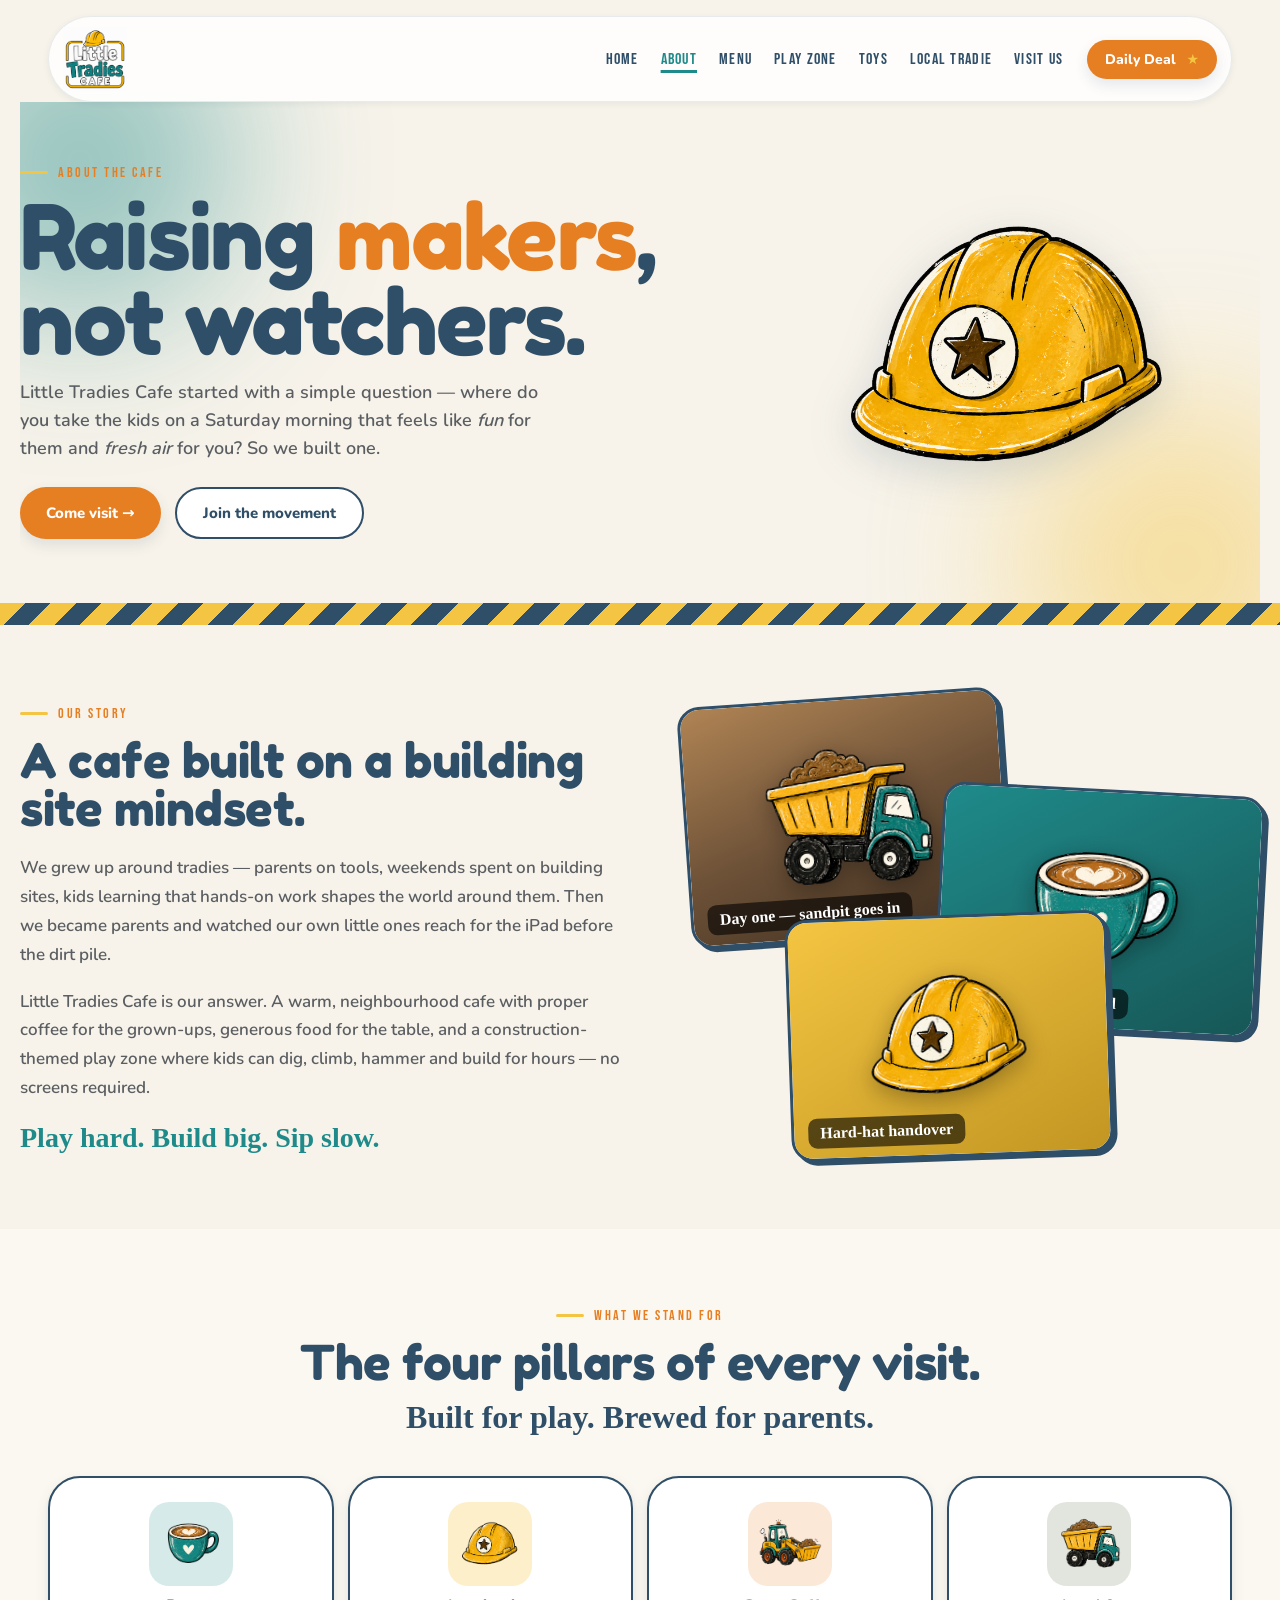
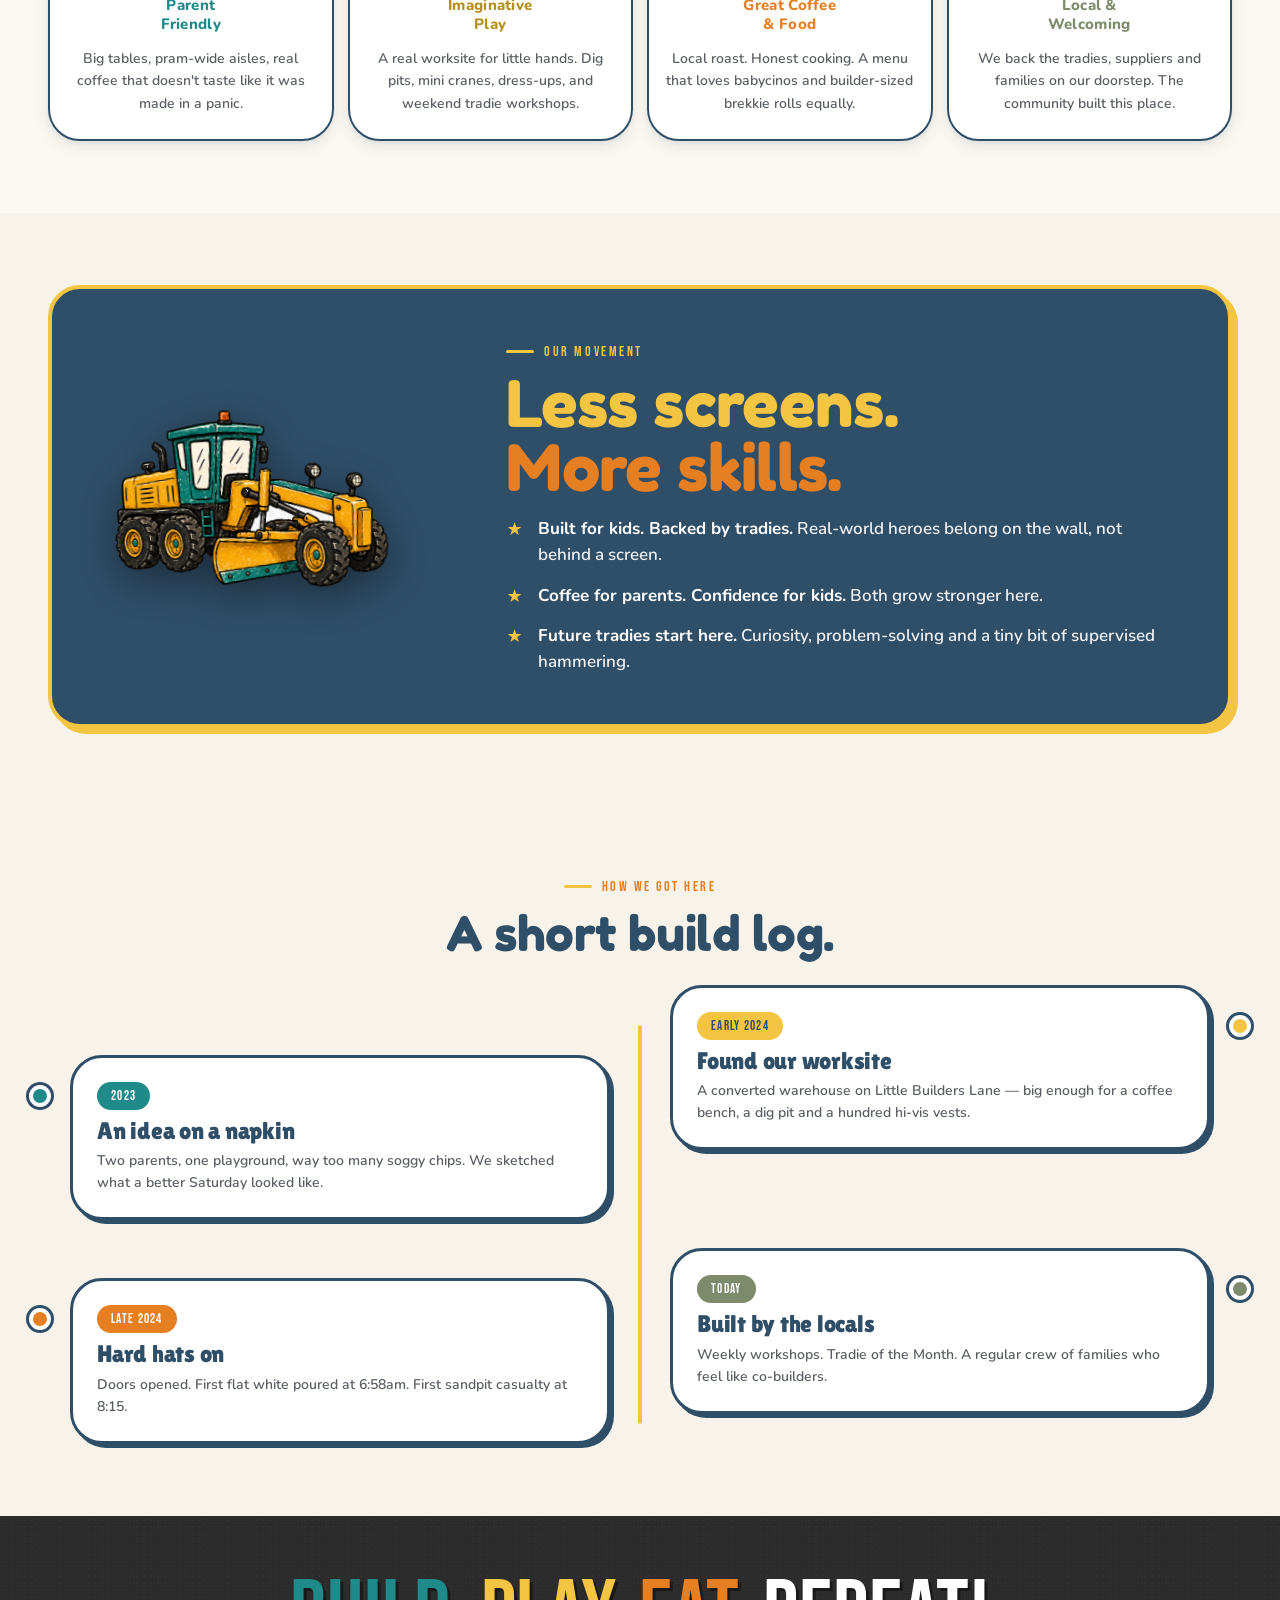
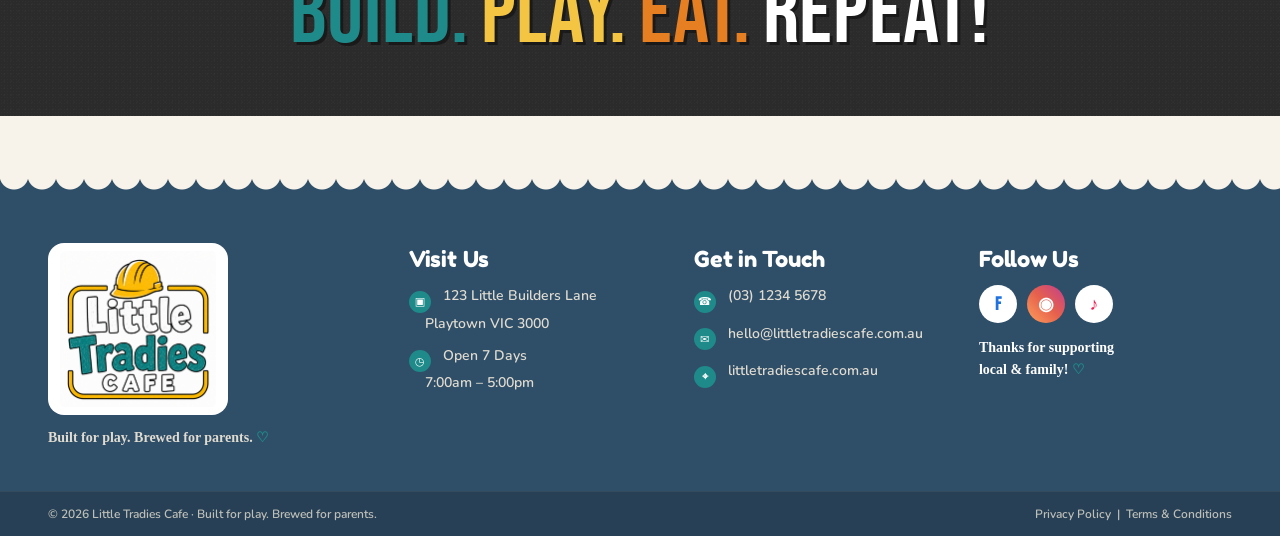
<file: Website-handoff/website/project/about.html>
<!doctype html>
<html lang="en">
<head>
<meta charset="utf-8" />
<meta name="viewport" content="width=device-width, initial-scale=1" />
<title>About — Little Tradies Cafe</title>
<meta name="description" content="The story behind Little Tradies Cafe — raising makers, not watchers." />
<link rel="stylesheet" href="site.css" />
<link rel="icon" type="image/png" href="assets/illust-helmet.png" />
</head>
<body data-screen-label="02 About">

<!-- NAV -->
<div class="container nav-wrap">
  <nav class="nav">
    <a class="nav-brand" href="index.html" aria-label="Little Tradies Cafe — home">
      <img src="assets/logo-final.png" alt="Little Tradies Cafe" />
    </a>
    <div class="nav-links" id="navLinks">
      <a href="index.html">Home</a>
      <a href="about.html" class="active">About</a>
      <a href="menu.html">Menu</a>
      <a href="play.html">Play Zone</a>
      <a href="toys.html">Toys</a>
      <a href="community.html">Local Tradie</a>
      <a href="visit.html">Visit Us</a>
    </div>
    <a class="btn primary nav-cta" href="#">Daily Deal <span class="star">★</span></a>
    <button class="nav-toggle" aria-label="Open menu" onclick="document.getElementById('navLinks').classList.toggle('open')">
      <span></span><span></span><span></span>
    </button>
  </nav>
</div>

<!-- HERO -->
<section class="page-hero container">
  <div class="blob" style="background:#1F8A8A; top:-100px; left:-100px;"></div>
  <div class="blob" style="background:#F4C542; bottom:-120px; right:-80px;"></div>
  <div class="page-hero-grid">
    <div class="fade-up">
      <span class="eyebrow">About the Cafe</span>
      <h1 class="h-display" style="margin-top:14px">
        Raising
        <span style="color:var(--color-orange)">makers</span>,<br />
        not watchers.
      </h1>
      <p class="lead">
        Little Tradies Cafe started with a simple question — where do you take
        the kids on a Saturday morning that feels like <em>fun</em> for them
        and <em>fresh air</em> for you? So we built one.
      </p>
      <div class="row" style="margin-top:24px">
        <a class="btn primary" href="visit.html">Come visit →</a>
        <a class="btn outline" href="community.html">Join the movement</a>
      </div>
    </div>
    <div class="page-hero-art fade-up d2">
      <img src="assets/illust-helmet.png" alt="Yellow hard hat with star" />
    </div>
  </div>
</section>

<div class="hazard"></div>

<!-- STORY -->
<section class="section container">
  <div class="story-grid">
    <div>
      <span class="eyebrow">Our Story</span>
      <h2 class="h-section" style="margin:14px 0 22px">A cafe built on a building site mindset.</h2>
      <p style="font-size:17px; line-height:1.7; margin-bottom:18px">
        We grew up around tradies — parents on tools, weekends spent on building
        sites, kids learning that hands-on work shapes the world around them.
        Then we became parents and watched our own little ones reach for the
        iPad before the dirt pile.
      </p>
      <p style="font-size:17px; line-height:1.7; margin-bottom:18px">
        Little Tradies Cafe is our answer. A warm, neighbourhood cafe with
        proper coffee for the grown-ups, generous food for the table, and a
        construction-themed play zone where kids can dig, climb, hammer and
        build for hours — no screens required.
      </p>
      <p class="script" style="font-size:28px; color:var(--color-teal); margin-top:8px;">
        Play hard. Build big. Sip slow.
      </p>
    </div>
    <div class="story-photo">
      <div class="photo-stack">
        <div class="photo photo-1">
          <div class="photo-bg" style="background: linear-gradient(160deg,#b08454,#6E5238,#3E2E1F);"></div>
          <img src="assets/illust-truck.png" alt="" />
          <span class="photo-cap">Day one — sandpit goes in</span>
        </div>
        <div class="photo photo-2">
          <div class="photo-bg" style="background: linear-gradient(150deg,#1F8A8A,#175757);"></div>
          <img src="assets/illust-coffee-cup.png" alt="" />
          <span class="photo-cap">First flat white poured</span>
        </div>
        <div class="photo photo-3">
          <div class="photo-bg" style="background: linear-gradient(150deg,#F4C542,#C29622);"></div>
          <img src="assets/illust-helmet.png" alt="" />
          <span class="photo-cap">Hard-hat handover</span>
        </div>
      </div>
    </div>
  </div>
  <style>
    .story-grid { display: grid; grid-template-columns: 1.05fr 1fr; gap: 60px; align-items: center; }
    .photo-stack { position: relative; height: 460px; }
    .photo {
      position: absolute;
      width: 56%; aspect-ratio: 4/3;
      border-radius: 22px; overflow: hidden;
      border: 3px solid var(--color-navy);
      box-shadow: 4px 4px 0 var(--color-navy);
      background: #fff;
      display: flex; align-items: center; justify-content: center;
    }
    .photo-bg { position: absolute; inset: 0; }
    .photo img { position: relative; width: 60%; max-width: 180px; filter: drop-shadow(0 6px 12px rgba(0,0,0,0.3)); }
    .photo-cap {
      position: absolute; bottom: 10px; left: 14px;
      background: rgba(0,0,0,0.6); color: #fff;
      padding: 6px 12px; border-radius: 9px;
      font-family: var(--font-script); font-size: 16px; font-weight: 700;
    }
    .photo-1 { top: 0; left: 0; transform: rotate(-4deg); z-index: 1; }
    .photo-2 { top: 20%; right: 0; transform: rotate(3deg); z-index: 2; }
    .photo-3 { bottom: 0; left: 18%; transform: rotate(-2deg); z-index: 3; }
    @media (max-width: 880px) {
      .story-grid { grid-template-columns: 1fr; }
      .photo-stack { height: 380px; }
    }
  </style>
</section>

<!-- VALUES -->
<section class="section section-cream-soft">
  <div class="container">
    <div style="text-align:center; max-width:680px; margin: 0 auto 40px;">
      <span class="eyebrow">What we stand for</span>
      <h2 class="h-section" style="margin:14px 0 12px">The four pillars of every visit.</h2>
      <p class="script">Built for play. Brewed for parents.</p>
    </div>
    <div class="values">
      <div class="value sticker flat" style="padding:24px 16px">
        <div class="value-icon" style="background: rgba(31,138,138,.18); width:84px; height:84px;">
          <img src="assets/illust-coffee-cup.png" alt="" style="width:64px; height:64px;" />
        </div>
        <div class="value-label" style="color:var(--color-teal); font-size:15px">Parent
Friendly</div>
        <p style="font-size:14px; text-align:center; margin-top:4px">Big tables, pram-wide aisles, real coffee that doesn't taste like it was made in a panic.</p>
      </div>
      <div class="value sticker flat" style="padding:24px 16px">
        <div class="value-icon" style="background: rgba(244,197,66,.28); width:84px; height:84px;">
          <img src="assets/illust-helmet.png" alt="" style="width:64px; height:64px;" />
        </div>
        <div class="value-label" style="color:#B68F1B; font-size:15px">Imaginative
Play</div>
        <p style="font-size:14px; text-align:center; margin-top:4px">A real worksite for little hands. Dig pits, mini cranes, dress-ups, and weekend tradie workshops.</p>
      </div>
      <div class="value sticker flat" style="padding:24px 16px">
        <div class="value-icon" style="background: rgba(230,126,34,.18); width:84px; height:84px;">
          <img src="assets/illust-loader.png" alt="" style="width:64px; height:64px;" />
        </div>
        <div class="value-label" style="color:var(--color-orange); font-size:15px">Great Coffee
&amp; Food</div>
        <p style="font-size:14px; text-align:center; margin-top:4px">Local roast. Honest cooking. A menu that loves babycinos and builder-sized brekkie rolls equally.</p>
      </div>
      <div class="value sticker flat" style="padding:24px 16px">
        <div class="value-icon" style="background: rgba(125,139,106,.22); width:84px; height:84px;">
          <img src="assets/illust-truck.png" alt="" style="width:64px; height:64px;" />
        </div>
        <div class="value-label" style="color:var(--color-sage); font-size:15px">Local &amp;
Welcoming</div>
        <p style="font-size:14px; text-align:center; margin-top:4px">We back the tradies, suppliers and families on our doorstep. The community built this place.</p>
      </div>
    </div>
  </div>
</section>

<!-- MOVEMENT -->
<section class="section">
  <div class="container">
    <div class="movement-band">
      <div class="band-art"><img src="assets/illust-grader.png" alt="" /></div>
      <div>
        <span class="eyebrow" style="color:var(--color-yellow)">Our Movement</span>
        <h2 class="h-section" style="color:#fff; font-size: clamp(40px,5vw,68px); margin: 12px 0 16px">
          <span style="color:var(--color-yellow)">Less screens.</span><br />
          <span style="color:var(--color-orange)">More skills.</span>
        </h2>
        <ul class="movement-list">
          <li><strong>Built for kids. Backed by tradies.</strong> Real-world heroes belong on the wall, not behind a screen.</li>
          <li><strong>Coffee for parents. Confidence for kids.</strong> Both grow stronger here.</li>
          <li><strong>Future tradies start here.</strong> Curiosity, problem-solving and a tiny bit of supervised hammering.</li>
        </ul>
      </div>
    </div>
  </div>
  <style>
    .movement-band {
      background: var(--color-navy);
      border-radius: 32px;
      border: 4px solid var(--color-yellow);
      box-shadow: 6px 6px 0 var(--color-yellow);
      padding: 48px 56px;
      display: grid;
      grid-template-columns: 0.7fr 1.3fr;
      gap: 40px;
      align-items: center;
      color: #fff;
    }
    .band-art img { width: 100%; max-width: 280px; transform: rotate(-4deg); filter: drop-shadow(0 12px 20px rgba(0,0,0,0.4)); }
    .movement-list { list-style: none; padding: 0; margin: 0; display: flex; flex-direction: column; gap: 14px; }
    .movement-list li {
      color: rgba(255,255,255,0.92);
      font-size: 17px;
      line-height: 1.55;
      padding-left: 32px;
      position: relative;
    }
    .movement-list li::before {
      content: "★";
      position: absolute; left: 0; top: 0;
      color: var(--color-yellow);
      font-size: 18px;
    }
    .movement-list strong { color: #fff; }
    @media (max-width: 800px) {
      .movement-band { grid-template-columns: 1fr; padding: 32px 28px; }
      .band-art img { max-width: 200px; }
    }
  </style>
</section>

<!-- TIMELINE -->
<section class="section container">
  <div style="text-align:center; max-width:680px; margin: 0 auto 48px;">
    <span class="eyebrow">How we got here</span>
    <h2 class="h-section" style="margin: 14px 0 8px">A short build log.</h2>
  </div>
  <div class="timeline">
    <div class="t-line"></div>
    <div class="t-item">
      <div class="t-dot" style="background:var(--color-teal)"></div>
      <div class="t-card sticker">
        <span class="pill teal">2023</span>
        <h3 class="h-card" style="margin-top:8px">An idea on a napkin</h3>
        <p>Two parents, one playground, way too many soggy chips. We sketched what a better Saturday looked like.</p>
      </div>
    </div>
    <div class="t-item">
      <div class="t-dot" style="background:var(--color-yellow)"></div>
      <div class="t-card sticker">
        <span class="pill yellow">Early 2024</span>
        <h3 class="h-card" style="margin-top:8px">Found our worksite</h3>
        <p>A converted warehouse on Little Builders Lane — big enough for a coffee bench, a dig pit and a hundred hi-vis vests.</p>
      </div>
    </div>
    <div class="t-item">
      <div class="t-dot" style="background:var(--color-orange)"></div>
      <div class="t-card sticker">
        <span class="pill orange">Late 2024</span>
        <h3 class="h-card" style="margin-top:8px">Hard hats on</h3>
        <p>Doors opened. First flat white poured at 6:58am. First sandpit casualty at 8:15.</p>
      </div>
    </div>
    <div class="t-item">
      <div class="t-dot" style="background:var(--color-sage)"></div>
      <div class="t-card sticker">
        <span class="pill sage">Today</span>
        <h3 class="h-card" style="margin-top:8px">Built by the locals</h3>
        <p>Weekly workshops. Tradie of the Month. A regular crew of families who feel like co-builders.</p>
      </div>
    </div>
  </div>
  <style>
    .timeline {
      position: relative;
      display: grid;
      grid-template-columns: repeat(2, 1fr);
      gap: 28px 60px;
      padding: 0 20px;
    }
    .t-line {
      position: absolute;
      left: 50%; top: 20px; bottom: 20px;
      width: 4px;
      background: var(--color-yellow);
      transform: translateX(-50%);
      z-index: 0;
      border-radius: 4px;
      background-image: repeating-linear-gradient(0deg, var(--color-yellow) 0 14px, transparent 14px 24px);
    }
    .t-item { position: relative; z-index: 1; }
    .t-item:nth-child(odd) { padding-right: 30px; }
    .t-item:nth-child(even) { padding-left: 30px; }
    .t-item:nth-child(2) { margin-top: 50px; }
    .t-item:nth-child(3) { margin-top: -20px; }
    .t-item:nth-child(4) { margin-top: 30px; }
    .t-dot {
      position: absolute;
      top: 30px;
      width: 22px; height: 22px;
      border-radius: 50%;
      border: 4px solid #fff;
      box-shadow: 0 0 0 3px var(--color-navy);
    }
    .t-item:nth-child(odd) .t-dot { right: -11px; }
    .t-item:nth-child(even) .t-dot { left: -11px; }
    .t-card p { margin-top: 6px; font-size: 14px; line-height: 1.55; }
    @media (max-width: 720px) {
      .timeline { grid-template-columns: 1fr; gap: 20px; }
      .t-line { left: 16px; transform: none; }
      .t-item, .t-item:nth-child(odd), .t-item:nth-child(even) { padding-left: 40px; padding-right: 0; margin-top: 0; }
      .t-dot, .t-item:nth-child(odd) .t-dot, .t-item:nth-child(even) .t-dot { left: 6px; right: auto; }
    }
  </style>
</section>

<!-- CTA -->
<section class="chalk-band" style="min-height: 200px; padding: 48px 24px;">
  <div class="slogan">
    <span style="color:#1F8A8A">BUILD.</span>
    <span style="color:#F4C542">PLAY.</span>
    <span style="color:#E67E22">EAT.</span>
    <span style="color:#fff">REPEAT!</span>
  </div>
</section>

<!-- FOOTER -->
<footer class="lt-footer">
  <div class="scallop" aria-hidden="true"></div>
  <div class="container footer-grid">
    <div class="brand-col">
      <img src="assets/logo-final.png" alt="Little Tradies Cafe" />
      <p class="ftag">Built for play. Brewed for parents. <span class="heart">♡</span></p>
    </div>
    <div>
      <h4>Visit Us</h4>
      <p><span class="ico">▣</span> 123 Little Builders Lane<br />&nbsp;&nbsp;&nbsp;&nbsp;Playtown VIC 3000</p>
      <p><span class="ico">◷</span> Open 7 Days<br />&nbsp;&nbsp;&nbsp;&nbsp;7:00am – 5:00pm</p>
    </div>
    <div>
      <h4>Get in Touch</h4>
      <p><span class="ico">☎</span> (03) 1234 5678</p>
      <p><span class="ico">✉</span> hello@littletradiescafe.com.au</p>
      <p><span class="ico">⌖</span> littletradiescafe.com.au</p>
    </div>
    <div>
      <h4>Follow Us</h4>
      <div class="socials">
        <a href="#" class="soc f" aria-label="Facebook">f</a>
        <a href="#" class="soc i" aria-label="Instagram">◉</a>
        <a href="#" class="soc t" aria-label="TikTok">♪</a>
      </div>
      <p class="thanks">Thanks for supporting<br />local &amp; family! <span class="heart">♡</span></p>
    </div>
  </div>
  <div class="copybar">
    <div class="container copybar-row">
      <span>© 2026 Little Tradies Cafe · Built for play. Brewed for parents.</span>
      <span><a href="#">Privacy Policy</a> &nbsp;|&nbsp; <a href="#">Terms &amp; Conditions</a></span>
    </div>
  </div>
</footer>

</body>
</html>
</file>
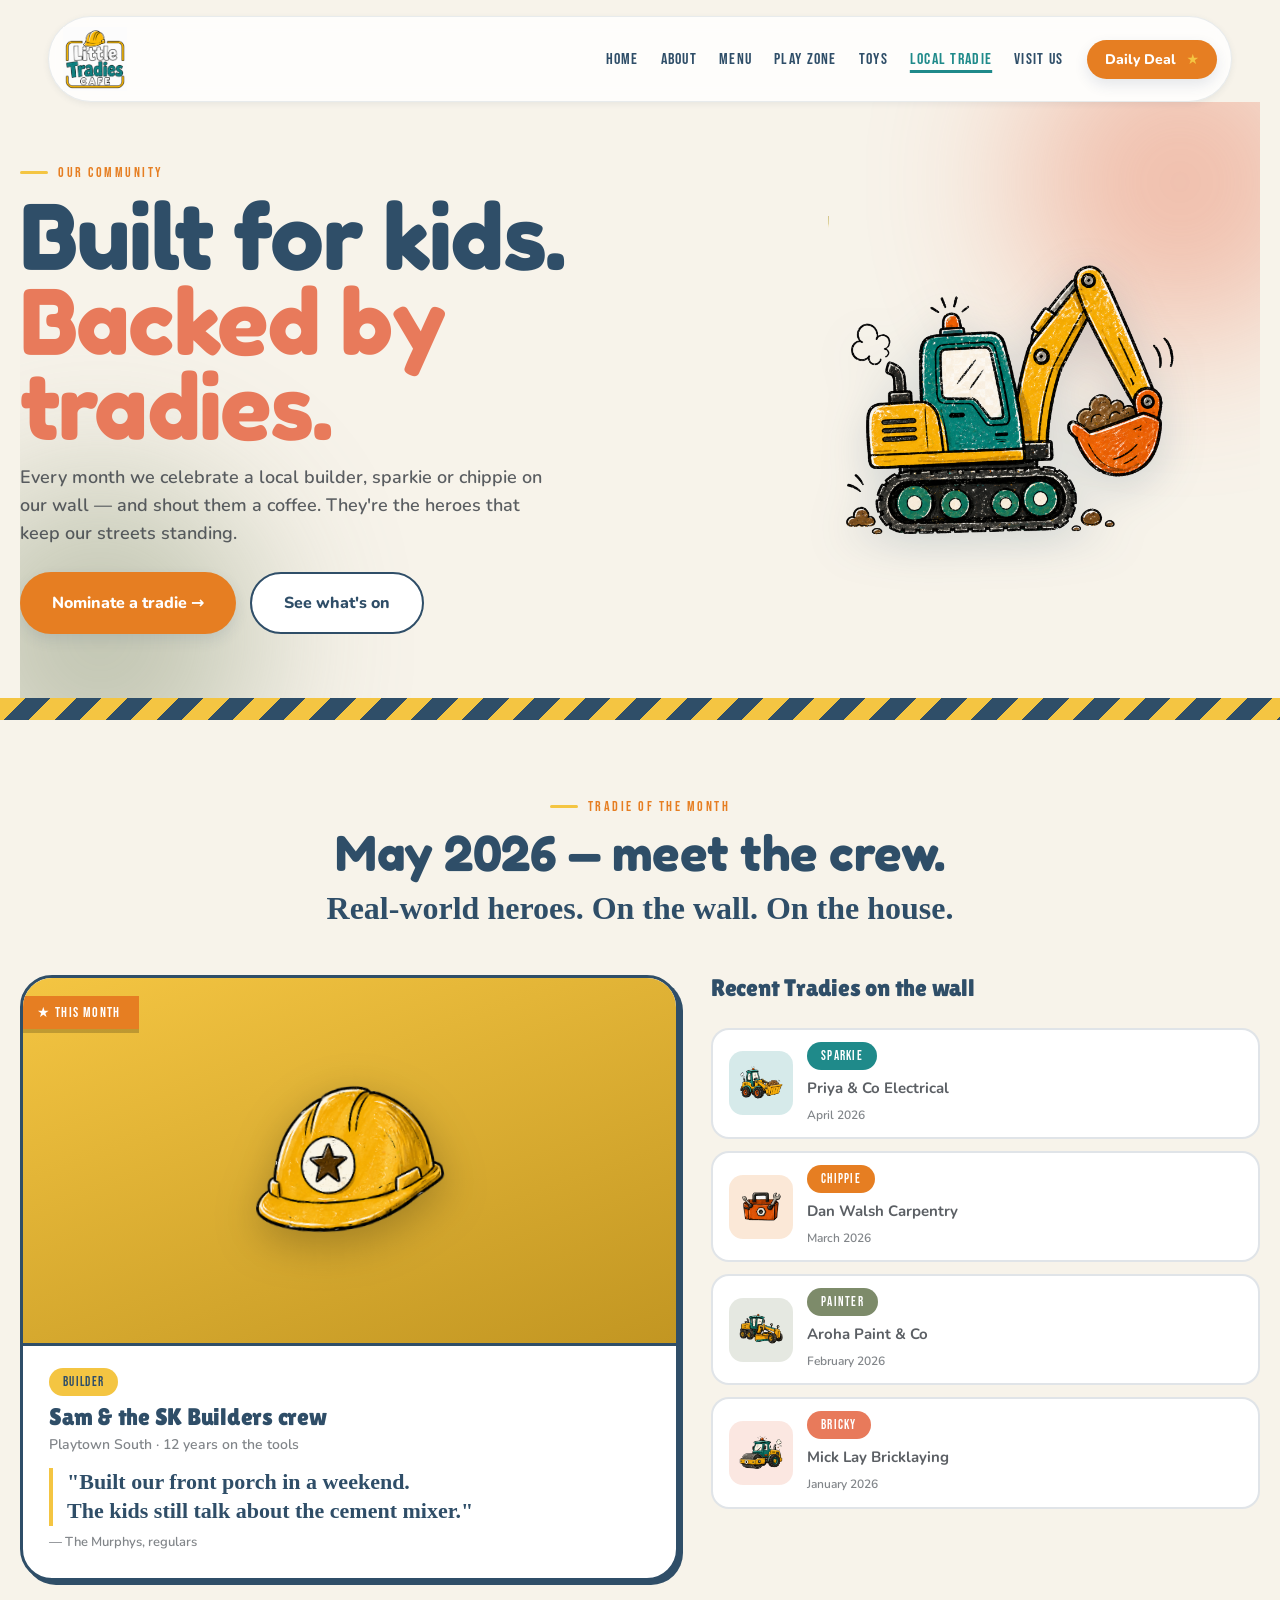
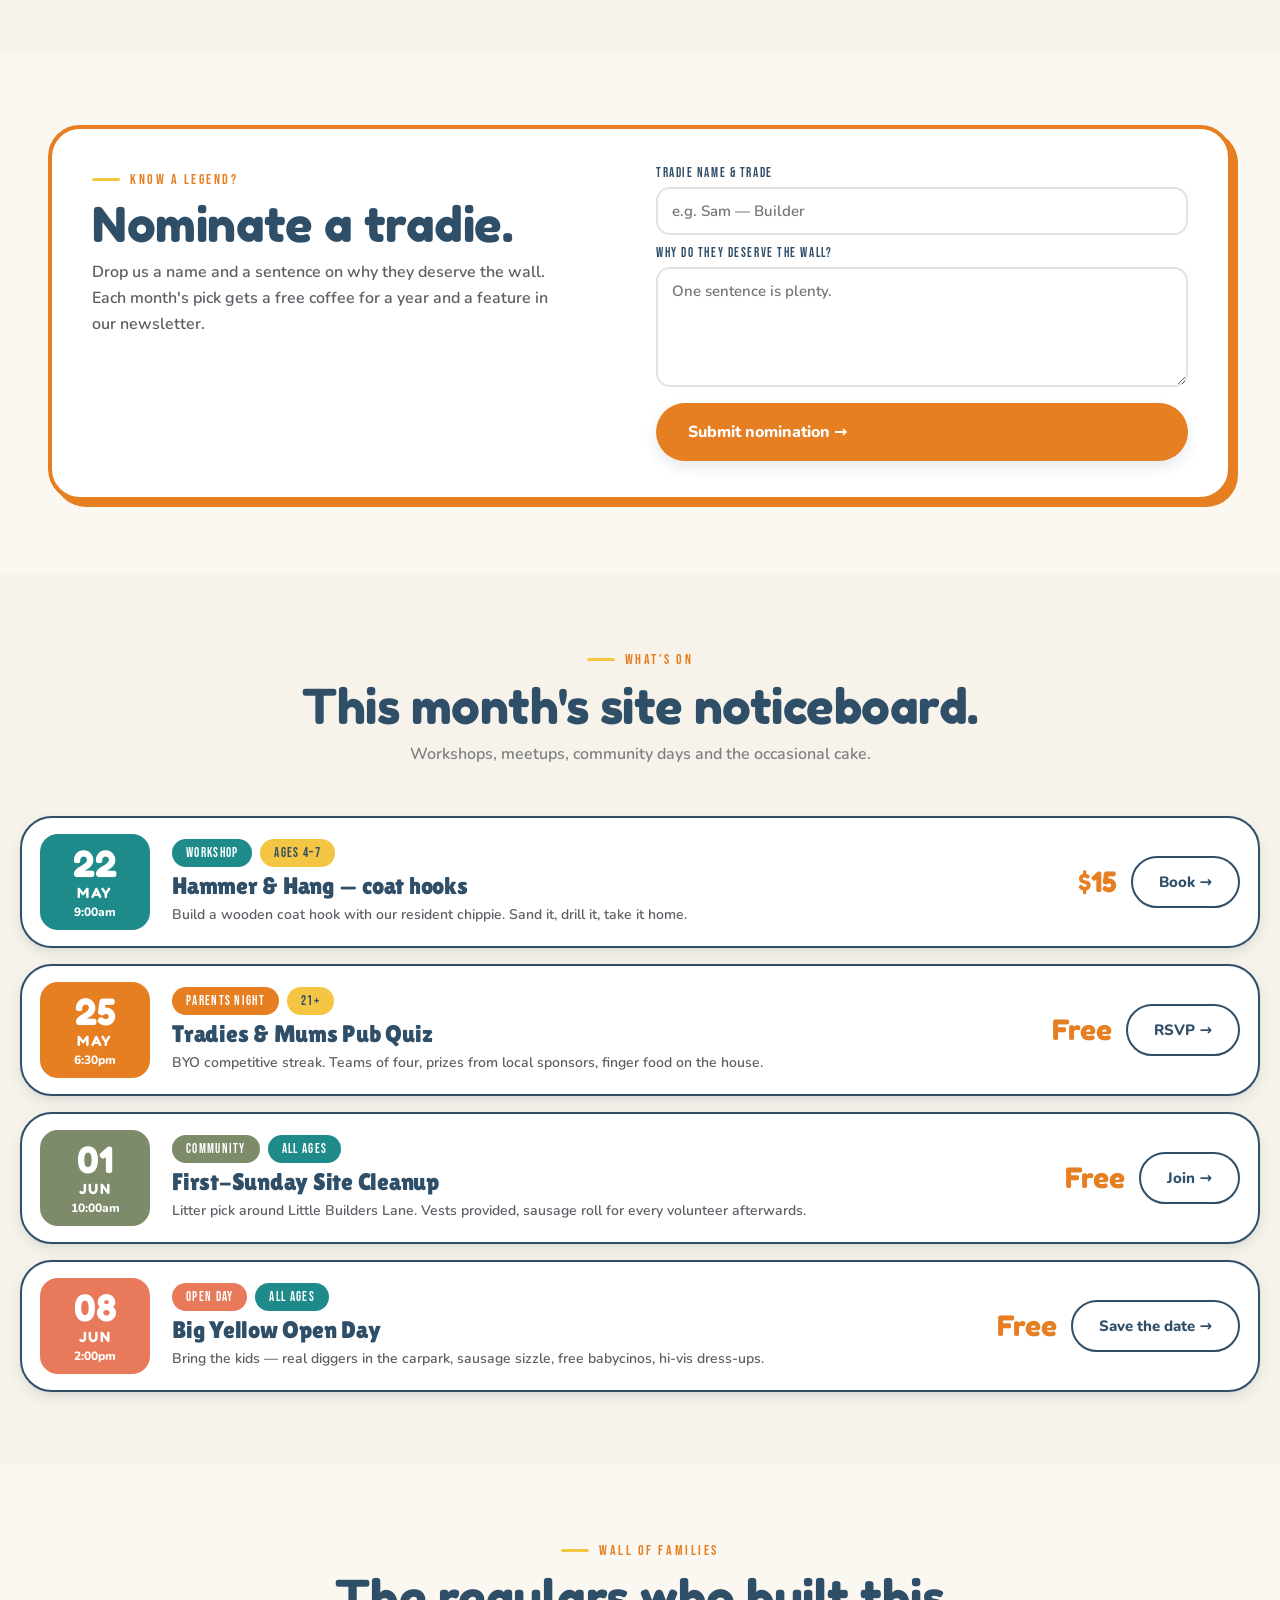
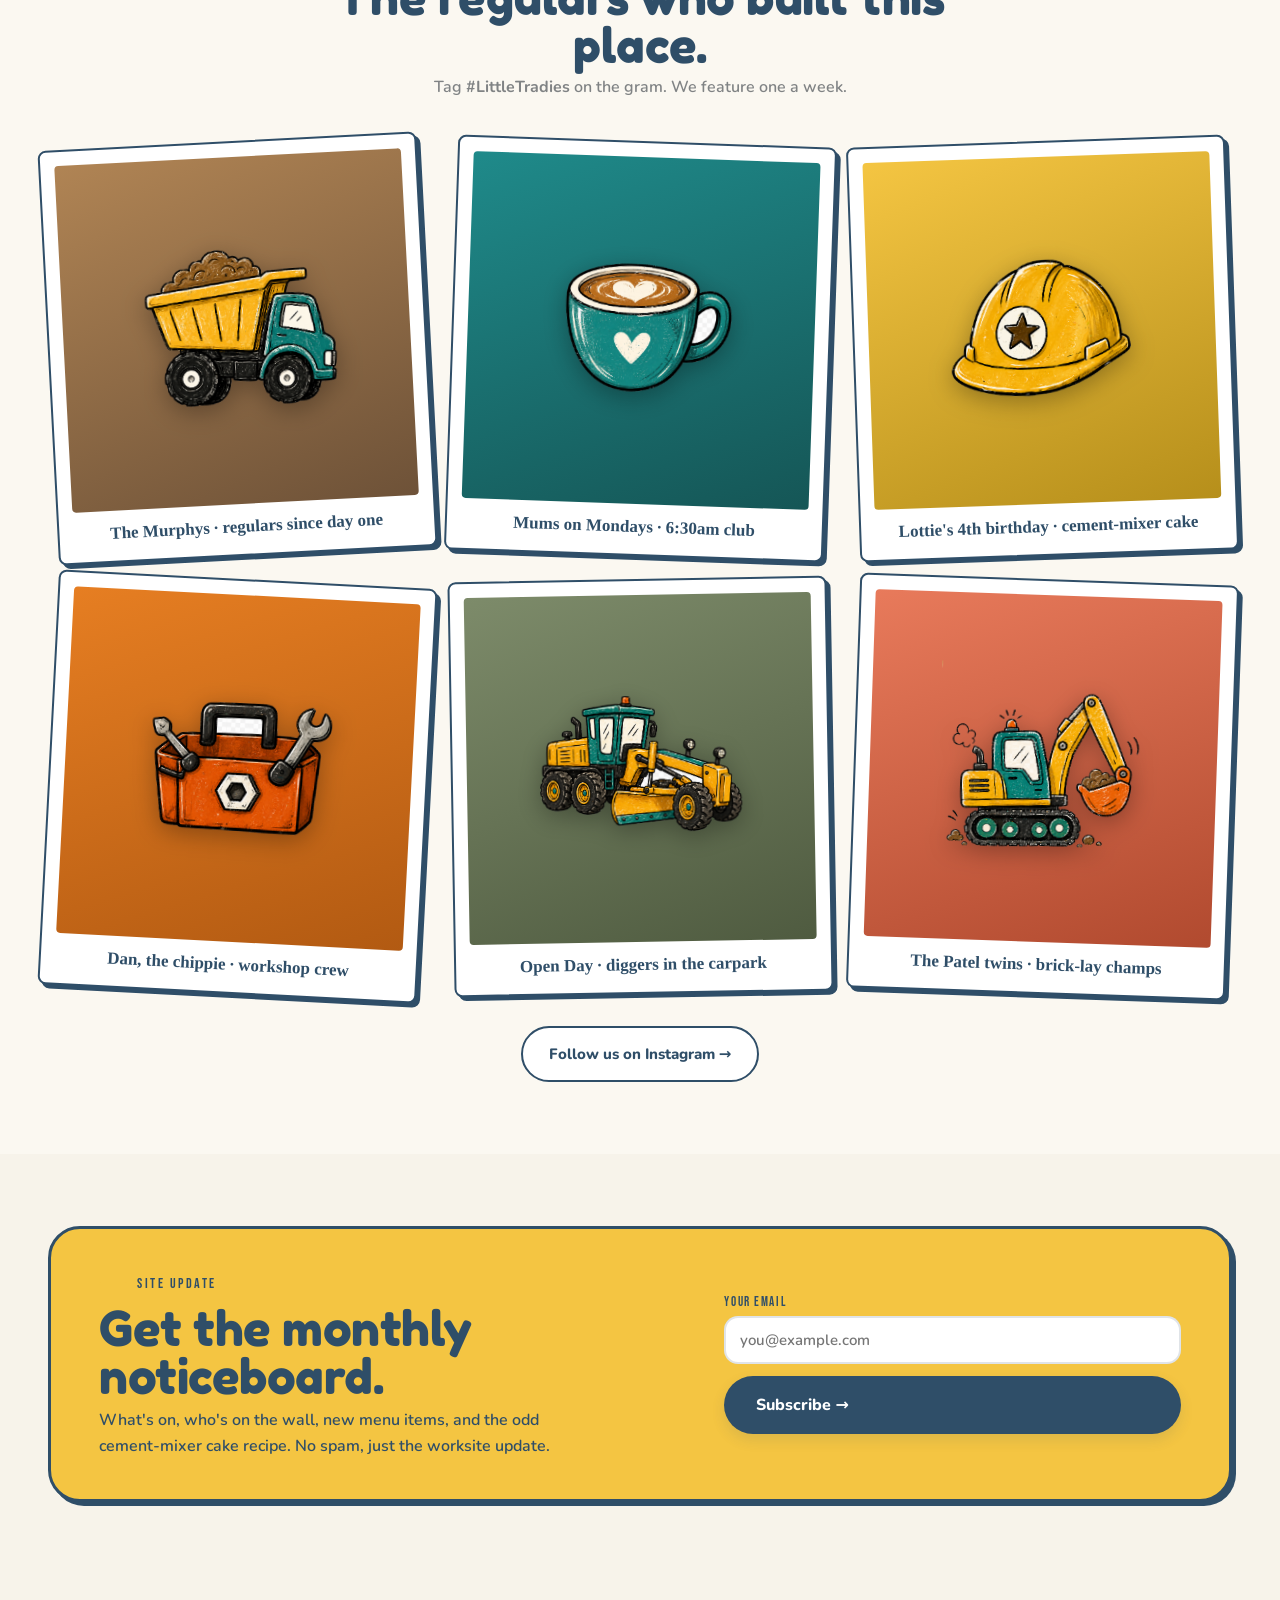
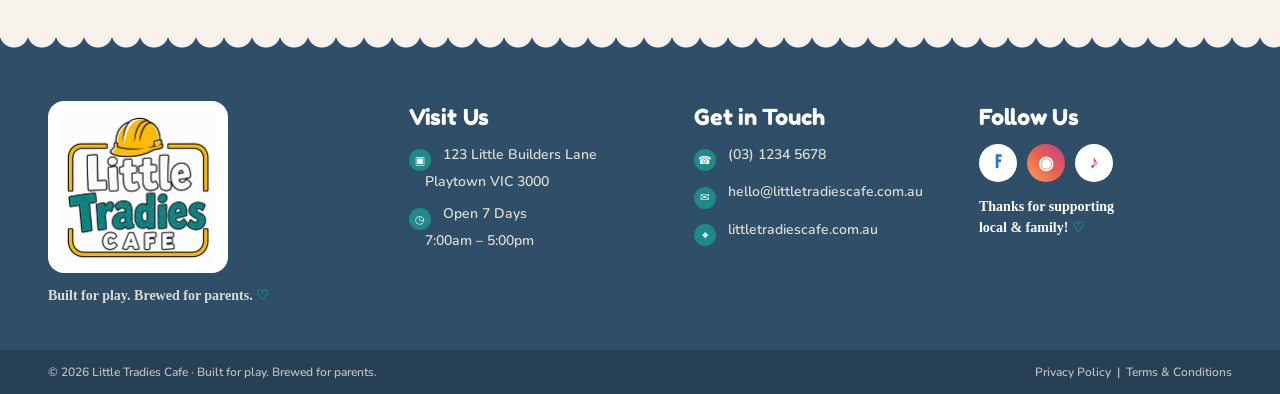
<file: Website-handoff/website/project/community.html>
<!doctype html>
<html lang="en">
<head>
<meta charset="utf-8" />
<meta name="viewport" content="width=device-width, initial-scale=1" />
<title>Community — Little Tradies Cafe</title>
<meta name="description" content="Tradie of the Month, local events, and the families who built this place." />
<link rel="stylesheet" href="site.css" />
<link rel="icon" type="image/png" href="assets/illust-helmet.png" />
</head>
<body data-screen-label="05 Community">

<!-- NAV -->
<div class="container nav-wrap">
  <nav class="nav">
    <a class="nav-brand" href="index.html" aria-label="Little Tradies Cafe — home">
      <img src="assets/logo-final.png" alt="Little Tradies Cafe" />
    </a>
    <div class="nav-links" id="navLinks">
      <a href="index.html">Home</a>
      <a href="about.html">About</a>
      <a href="menu.html">Menu</a>
      <a href="play.html">Play Zone</a>
      <a href="toys.html">Toys</a>
      <a href="community.html" class="active">Local Tradie</a>
      <a href="visit.html">Visit Us</a>
    </div>
    <a class="btn primary nav-cta" href="#">Daily Deal <span class="star">★</span></a>
    <button class="nav-toggle" aria-label="Open menu" onclick="document.getElementById('navLinks').classList.toggle('open')">
      <span></span><span></span><span></span>
    </button>
  </nav>
</div>

<!-- HERO -->
<section class="page-hero container">
  <div class="blob" style="background:#E87A5B; top:-80px; right:-80px;"></div>
  <div class="blob" style="background:#7D8B6A; bottom:-100px; left:-80px;"></div>
  <div class="page-hero-grid">
    <div class="fade-up">
      <span class="eyebrow">Our Community</span>
      <h1 class="h-display" style="margin-top:14px">
        Built for kids.<br />
        <span style="color:var(--color-coral)">Backed by tradies.</span>
      </h1>
      <p class="lead">
        Every month we celebrate a local builder, sparkie or chippie on
        our wall — and shout them a coffee. They're the heroes that
        keep our streets standing.
      </p>
      <div class="row" style="margin-top:24px">
        <a class="btn primary lg" href="#nominate">Nominate a tradie →</a>
        <a class="btn outline lg" href="#events">See what's on</a>
      </div>
    </div>
    <div class="page-hero-art fade-up d2">
      <img src="assets/illust-excavator.png" alt="Cartoon excavator" />
    </div>
  </div>
</section>

<div class="hazard"></div>

<!-- TRADIE OF THE MONTH -->
<section class="section container">
  <div style="text-align:center; max-width:680px; margin: 0 auto 48px;">
    <span class="eyebrow">Tradie of the Month</span>
    <h2 class="h-section" style="margin:14px 0 12px;">May 2026 — meet the crew.</h2>
    <p class="script">Real-world heroes. On the wall. On the house.</p>
  </div>

  <div class="totm-grid">
    <article class="totm-card sticker">
      <div class="totm-photo" style="background: linear-gradient(160deg,#F4C542,#C29622);">
        <img src="assets/illust-helmet.png" alt="" />
        <span class="totm-ribbon">★ This Month</span>
      </div>
      <div class="totm-body">
        <span class="pill yellow">Builder</span>
        <h3 class="h-card" style="margin:8px 0 4px; font-size:24px;">Sam &amp; the SK Builders crew</h3>
        <p class="totm-loc">Playtown South · 12 years on the tools</p>
        <p class="totm-quote">"Built our front porch in a weekend.<br />The kids still talk about the cement mixer."</p>
        <p class="totm-sub">— The Murphys, regulars</p>
      </div>
    </article>

    <div class="totm-side">
      <h3 class="h-card" style="margin-bottom:14px">Recent Tradies on the wall</h3>
      <a href="#" class="totm-row">
        <div class="totm-row-art" style="background: rgba(31,138,138,.18);"><img src="assets/illust-loader.png" alt="" /></div>
        <div>
          <span class="pill teal">Sparkie</span>
          <p><strong>Priya &amp; Co Electrical</strong></p>
          <p class="muted">April 2026</p>
        </div>
      </a>
      <a href="#" class="totm-row">
        <div class="totm-row-art" style="background: rgba(230,126,34,.18);"><img src="assets/illust-toolbox.png" alt="" /></div>
        <div>
          <span class="pill orange">Chippie</span>
          <p><strong>Dan Walsh Carpentry</strong></p>
          <p class="muted">March 2026</p>
        </div>
      </a>
      <a href="#" class="totm-row">
        <div class="totm-row-art" style="background: rgba(125,139,106,.20);"><img src="assets/illust-grader.png" alt="" /></div>
        <div>
          <span class="pill sage">Painter</span>
          <p><strong>Aroha Paint &amp; Co</strong></p>
          <p class="muted">February 2026</p>
        </div>
      </a>
      <a href="#" class="totm-row">
        <div class="totm-row-art" style="background: rgba(232,122,91,.18);"><img src="assets/illust-steamroller.png" alt="" /></div>
        <div>
          <span class="pill coral">Bricky</span>
          <p><strong>Mick Lay Bricklaying</strong></p>
          <p class="muted">January 2026</p>
        </div>
      </a>
    </div>
  </div>

  <style>
    .totm-grid { display: grid; grid-template-columns: 1.2fr 1fr; gap: 32px; align-items: start; }
    .totm-card { padding: 0; overflow: hidden; }
    .totm-photo {
      position: relative;
      aspect-ratio: 16/9;
      display: flex; align-items: center; justify-content: center;
      border-bottom: 3px solid var(--color-navy);
    }
    .totm-photo img { width: 40%; max-width: 220px; filter: drop-shadow(0 12px 22px rgba(0,0,0,0.25)); transform: rotate(-4deg); }
    .totm-ribbon {
      position: absolute; top: 18px; left: -8px;
      background: var(--color-orange); color: #fff;
      padding: 8px 18px; padding-left: 22px;
      font-family: var(--font-label); font-size: 14px; letter-spacing: 0.1em;
      box-shadow: 0 4px 0 rgba(0,0,0,0.2);
    }
    .totm-body { padding: 22px 26px 26px; }
    .totm-loc { font-size: 14px; color: var(--fg-muted); margin-bottom: 12px; }
    .totm-quote {
      font-family: var(--font-script); font-weight: 700;
      font-size: 22px;
      line-height: 1.3;
      color: var(--color-navy);
      padding-left: 14px;
      border-left: 4px solid var(--color-yellow);
      margin-bottom: 6px;
    }
    .totm-sub { font-size: 13px; color: var(--fg-muted); }

    .totm-side { display: flex; flex-direction: column; gap: 12px; }
    .totm-row {
      display: grid; grid-template-columns: 64px 1fr;
      gap: 14px;
      align-items: center;
      background: #fff;
      border: 2px solid var(--tint-navy-15);
      border-radius: 18px;
      padding: 12px 16px;
      text-decoration: none;
      color: inherit;
      transition: transform 200ms var(--ease-bounce), border-color 200ms;
    }
    .totm-row:hover { transform: translateX(4px); border-color: var(--color-navy); }
    .totm-row-art {
      width: 64px; height: 64px;
      border-radius: 14px;
      display: flex; align-items: center; justify-content: center;
    }
    .totm-row-art img { width: 70%; }
    .totm-row p { font-size: 15px; margin: 6px 0 0; }
    .totm-row .muted { font-size: 12px; }

    @media (max-width: 880px) {
      .totm-grid { grid-template-columns: 1fr; }
    }
  </style>
</section>

<!-- NOMINATE STRIP -->
<section id="nominate" class="section section-cream-soft">
  <div class="container">
    <div class="nominate-band sticker" style="background:#fff; border-color:var(--color-orange); border-width: 4px; box-shadow: 6px 6px 0 var(--color-orange); padding: 36px 40px;">
      <div class="nominate-grid">
        <div>
          <span class="eyebrow">Know a legend?</span>
          <h2 class="h-section" style="margin:12px 0 12px">Nominate a tradie.</h2>
          <p style="font-size:16px; line-height:1.6; max-width:480px;">
            Drop us a name and a sentence on why they deserve the wall.
            Each month's pick gets a free coffee for a year and a feature in our newsletter.
          </p>
        </div>
        <form class="nominate-form" onsubmit="event.preventDefault(); alert('Thanks for the nomination — we\\'ll be in touch!');">
          <div class="field full">
            <label>Tradie name &amp; trade</label>
            <input type="text" placeholder="e.g. Sam — Builder" required />
          </div>
          <div class="field full">
            <label>Why do they deserve the wall?</label>
            <textarea placeholder="One sentence is plenty." required></textarea>
          </div>
          <div class="field full" style="margin-top: 6px">
            <button class="btn primary lg" type="submit">Submit nomination →</button>
          </div>
        </form>
      </div>
    </div>
  </div>
  <style>
    .nominate-grid { display: grid; grid-template-columns: 1fr 1fr; gap: 32px; align-items: start; }
    .nominate-form { display: flex; flex-direction: column; gap: 10px; }
    @media (max-width: 760px) { .nominate-grid { grid-template-columns: 1fr; } }
  </style>
</section>

<!-- EVENTS -->
<section id="events" class="section container">
  <div style="text-align:center; max-width:680px; margin: 0 auto 48px;">
    <span class="eyebrow">What's on</span>
    <h2 class="h-section" style="margin:14px 0 12px;">This month's site noticeboard.</h2>
    <p class="muted">Workshops, meetups, community days and the occasional cake.</p>
  </div>

  <div class="events-list">
    <article class="event-row sticker flat">
      <div class="event-date">
        <span class="ed-day">22</span>
        <span class="ed-mon">MAY</span>
        <span class="ed-time">9:00am</span>
      </div>
      <div class="event-body">
        <div class="row" style="gap:8px; margin-bottom:6px;">
          <span class="pill teal">Workshop</span>
          <span class="pill yellow">Ages 4–7</span>
        </div>
        <h3 class="h-card">Hammer &amp; Hang — coat hooks</h3>
        <p>Build a wooden coat hook with our resident chippie. Sand it, drill it, take it home.</p>
      </div>
      <div class="event-cta">
        <span class="event-price">$15</span>
        <a class="btn outline" href="visit.html#book">Book →</a>
      </div>
    </article>

    <article class="event-row sticker flat">
      <div class="event-date" style="background:var(--color-orange); color:#fff;">
        <span class="ed-day">25</span>
        <span class="ed-mon">MAY</span>
        <span class="ed-time">6:30pm</span>
      </div>
      <div class="event-body">
        <div class="row" style="gap:8px; margin-bottom:6px;">
          <span class="pill orange">Parents Night</span>
          <span class="pill yellow">21+</span>
        </div>
        <h3 class="h-card">Tradies &amp; Mums Pub Quiz</h3>
        <p>BYO competitive streak. Teams of four, prizes from local sponsors, finger food on the house.</p>
      </div>
      <div class="event-cta">
        <span class="event-price">Free</span>
        <a class="btn outline" href="visit.html#book">RSVP →</a>
      </div>
    </article>

    <article class="event-row sticker flat">
      <div class="event-date" style="background:var(--color-sage); color:#fff;">
        <span class="ed-day">01</span>
        <span class="ed-mon">JUN</span>
        <span class="ed-time">10:00am</span>
      </div>
      <div class="event-body">
        <div class="row" style="gap:8px; margin-bottom:6px;">
          <span class="pill sage">Community</span>
          <span class="pill teal">All ages</span>
        </div>
        <h3 class="h-card">First-Sunday Site Cleanup</h3>
        <p>Litter pick around Little Builders Lane. Vests provided, sausage roll for every volunteer afterwards.</p>
      </div>
      <div class="event-cta">
        <span class="event-price">Free</span>
        <a class="btn outline" href="visit.html#book">Join →</a>
      </div>
    </article>

    <article class="event-row sticker flat">
      <div class="event-date" style="background:var(--color-coral); color:#fff;">
        <span class="ed-day">08</span>
        <span class="ed-mon">JUN</span>
        <span class="ed-time">2:00pm</span>
      </div>
      <div class="event-body">
        <div class="row" style="gap:8px; margin-bottom:6px;">
          <span class="pill coral">Open Day</span>
          <span class="pill teal">All ages</span>
        </div>
        <h3 class="h-card">Big Yellow Open Day</h3>
        <p>Bring the kids — real diggers in the carpark, sausage sizzle, free babycinos, hi-vis dress-ups.</p>
      </div>
      <div class="event-cta">
        <span class="event-price">Free</span>
        <a class="btn outline" href="visit.html#book">Save the date →</a>
      </div>
    </article>
  </div>

  <style>
    .events-list { display: flex; flex-direction: column; gap: 16px; }
    .event-row {
      display: grid;
      grid-template-columns: 110px 1fr auto;
      gap: 22px;
      align-items: center;
      padding: 16px 18px;
    }
    .event-date {
      background: var(--color-teal);
      color: #fff;
      border-radius: 18px;
      padding: 12px 8px;
      text-align: center;
      font-family: var(--font-display);
      line-height: 1;
    }
    .ed-day { display: block; font-size: 36px; }
    .ed-mon { display: block; font-size: 14px; letter-spacing: 0.1em; margin-top: 4px; }
    .ed-time { display: block; font-family: var(--font-body); font-weight: 800; font-size: 12px; margin-top: 6px; }
    .event-body p { font-size: 14px; line-height: 1.5; margin-top: 4px; }
    .event-cta { display: flex; align-items: center; gap: 14px; }
    .event-price {
      font-family: var(--font-display);
      color: var(--color-orange);
      font-size: 28px;
    }
    @media (max-width: 720px) {
      .event-row { grid-template-columns: 1fr; }
      .event-date { display: flex; gap: 10px; align-items: center; justify-content: center; padding: 10px 14px; }
      .ed-day, .ed-mon, .ed-time { display: inline; margin: 0; font-size: 16px; }
      .ed-day { font-size: 24px; }
      .event-cta { justify-content: space-between; }
    }
  </style>
</section>

<!-- WALL OF FAMILIES (gallery) -->
<section class="section section-cream-soft">
  <div class="container">
    <div style="text-align:center; max-width:680px; margin: 0 auto 40px;">
      <span class="eyebrow">Wall of Families</span>
      <h2 class="h-section" style="margin:14px 0 6px;">The regulars who built this place.</h2>
      <p class="muted">Tag <strong>#LittleTradies</strong> on the gram. We feature one a week.</p>
    </div>

    <div class="wall-grid">
      <!-- Stylised polaroid-style cards using illustrations + bg as photo placeholders -->
      <figure class="polaroid" style="--tilt:-3deg;">
        <div class="poly-photo" style="background: linear-gradient(160deg, #b08454, #6E5238);"><img src="assets/illust-truck.png" alt="" /></div>
        <figcaption>The Murphys · regulars since day one</figcaption>
      </figure>
      <figure class="polaroid" style="--tilt:2deg;">
        <div class="poly-photo" style="background: linear-gradient(160deg, #1F8A8A, #155656);"><img src="assets/illust-coffee-cup.png" alt="" /></div>
        <figcaption>Mums on Mondays · 6:30am club</figcaption>
      </figure>
      <figure class="polaroid" style="--tilt:-2deg;">
        <div class="poly-photo" style="background: linear-gradient(160deg, #F4C542, #B68F1B);"><img src="assets/illust-helmet.png" alt="" /></div>
        <figcaption>Lottie's 4th birthday · cement-mixer cake</figcaption>
      </figure>
      <figure class="polaroid" style="--tilt:3deg;">
        <div class="poly-photo" style="background: linear-gradient(160deg, #E67E22, #B25A12);"><img src="assets/illust-toolbox.png" alt="" /></div>
        <figcaption>Dan, the chippie · workshop crew</figcaption>
      </figure>
      <figure class="polaroid" style="--tilt:-1deg;">
        <div class="poly-photo" style="background: linear-gradient(160deg, #7D8B6A, #4F5B40);"><img src="assets/illust-grader.png" alt="" /></div>
        <figcaption>Open Day · diggers in the carpark</figcaption>
      </figure>
      <figure class="polaroid" style="--tilt:2deg;">
        <div class="poly-photo" style="background: linear-gradient(160deg, #E87A5B, #B14A2F);"><img src="assets/illust-excavator.png" alt="" /></div>
        <figcaption>The Patel twins · brick-lay champs</figcaption>
      </figure>
    </div>

    <p class="center-text" style="margin-top:32px;">
      <a class="btn outline" href="#">Follow us on Instagram →</a>
    </p>
  </div>

  <style>
    .wall-grid { display: grid; grid-template-columns: repeat(3, 1fr); gap: 24px; }
    .polaroid {
      background: #fff;
      padding: 14px 14px 16px;
      border-radius: 8px;
      box-shadow: 4px 4px 0 var(--color-navy);
      border: 2px solid var(--color-navy);
      margin: 0;
      transform: rotate(var(--tilt, 0deg));
      transition: transform 200ms var(--ease-bounce);
    }
    .polaroid:hover { transform: rotate(0deg) translateY(-4px); }
    .poly-photo {
      aspect-ratio: 1;
      border-radius: 4px;
      display: flex; align-items: center; justify-content: center;
      overflow: hidden;
      margin-bottom: 12px;
    }
    .poly-photo img { width: 60%; filter: drop-shadow(0 6px 12px rgba(0,0,0,0.3)); }
    .polaroid figcaption {
      font-family: var(--font-script);
      font-size: 17px;
      font-weight: 700;
      color: var(--color-navy);
      text-align: center;
      line-height: 1.3;
      padding: 0 4px;
    }
    @media (max-width: 800px) { .wall-grid { grid-template-columns: repeat(2, 1fr); } }
    @media (max-width: 520px) { .wall-grid { grid-template-columns: 1fr; } }
  </style>
</section>

<!-- NEWSLETTER -->
<section class="section">
  <div class="container">
    <div class="newsletter sticker" style="background:var(--color-yellow); border-color:var(--color-navy); padding: 40px 48px;">
      <div class="newsletter-grid">
        <div>
          <span class="eyebrow" style="color:var(--color-navy)">Site Update</span>
          <h2 class="h-section" style="margin:12px 0 8px; color:var(--color-navy);">Get the monthly noticeboard.</h2>
          <p style="font-size:16px; color:var(--color-navy); line-height:1.6; max-width:480px;">
            What's on, who's on the wall, new menu items, and the odd
            cement-mixer cake recipe. No spam, just the worksite update.
          </p>
        </div>
        <form class="newsletter-form" onsubmit="event.preventDefault(); alert('Welcome to the crew!');">
          <div class="field full">
            <label style="color:var(--color-navy)">Your email</label>
            <input type="email" placeholder="you@example.com" required />
          </div>
          <button class="btn navy lg" type="submit">Subscribe →</button>
        </form>
      </div>
    </div>
  </div>
  <style>
    .newsletter-grid { display: grid; grid-template-columns: 1.3fr 1fr; gap: 32px; align-items: center; }
    .newsletter-form { display: flex; flex-direction: column; gap: 12px; }
    @media (max-width: 760px) { .newsletter-grid { grid-template-columns: 1fr; } }
  </style>
</section>

<!-- FOOTER -->
<footer class="lt-footer">
  <div class="scallop" aria-hidden="true"></div>
  <div class="container footer-grid">
    <div class="brand-col">
      <img src="assets/logo-final.png" alt="Little Tradies Cafe" />
      <p class="ftag">Built for play. Brewed for parents. <span class="heart">♡</span></p>
    </div>
    <div>
      <h4>Visit Us</h4>
      <p><span class="ico">▣</span> 123 Little Builders Lane<br />&nbsp;&nbsp;&nbsp;&nbsp;Playtown VIC 3000</p>
      <p><span class="ico">◷</span> Open 7 Days<br />&nbsp;&nbsp;&nbsp;&nbsp;7:00am – 5:00pm</p>
    </div>
    <div>
      <h4>Get in Touch</h4>
      <p><span class="ico">☎</span> (03) 1234 5678</p>
      <p><span class="ico">✉</span> hello@littletradiescafe.com.au</p>
      <p><span class="ico">⌖</span> littletradiescafe.com.au</p>
    </div>
    <div>
      <h4>Follow Us</h4>
      <div class="socials">
        <a href="#" class="soc f" aria-label="Facebook">f</a>
        <a href="#" class="soc i" aria-label="Instagram">◉</a>
        <a href="#" class="soc t" aria-label="TikTok">♪</a>
      </div>
      <p class="thanks">Thanks for supporting<br />local &amp; family! <span class="heart">♡</span></p>
    </div>
  </div>
  <div class="copybar">
    <div class="container copybar-row">
      <span>© 2026 Little Tradies Cafe · Built for play. Brewed for parents.</span>
      <span><a href="#">Privacy Policy</a> &nbsp;|&nbsp; <a href="#">Terms &amp; Conditions</a></span>
    </div>
  </div>
</footer>

</body>
</html>
</file>
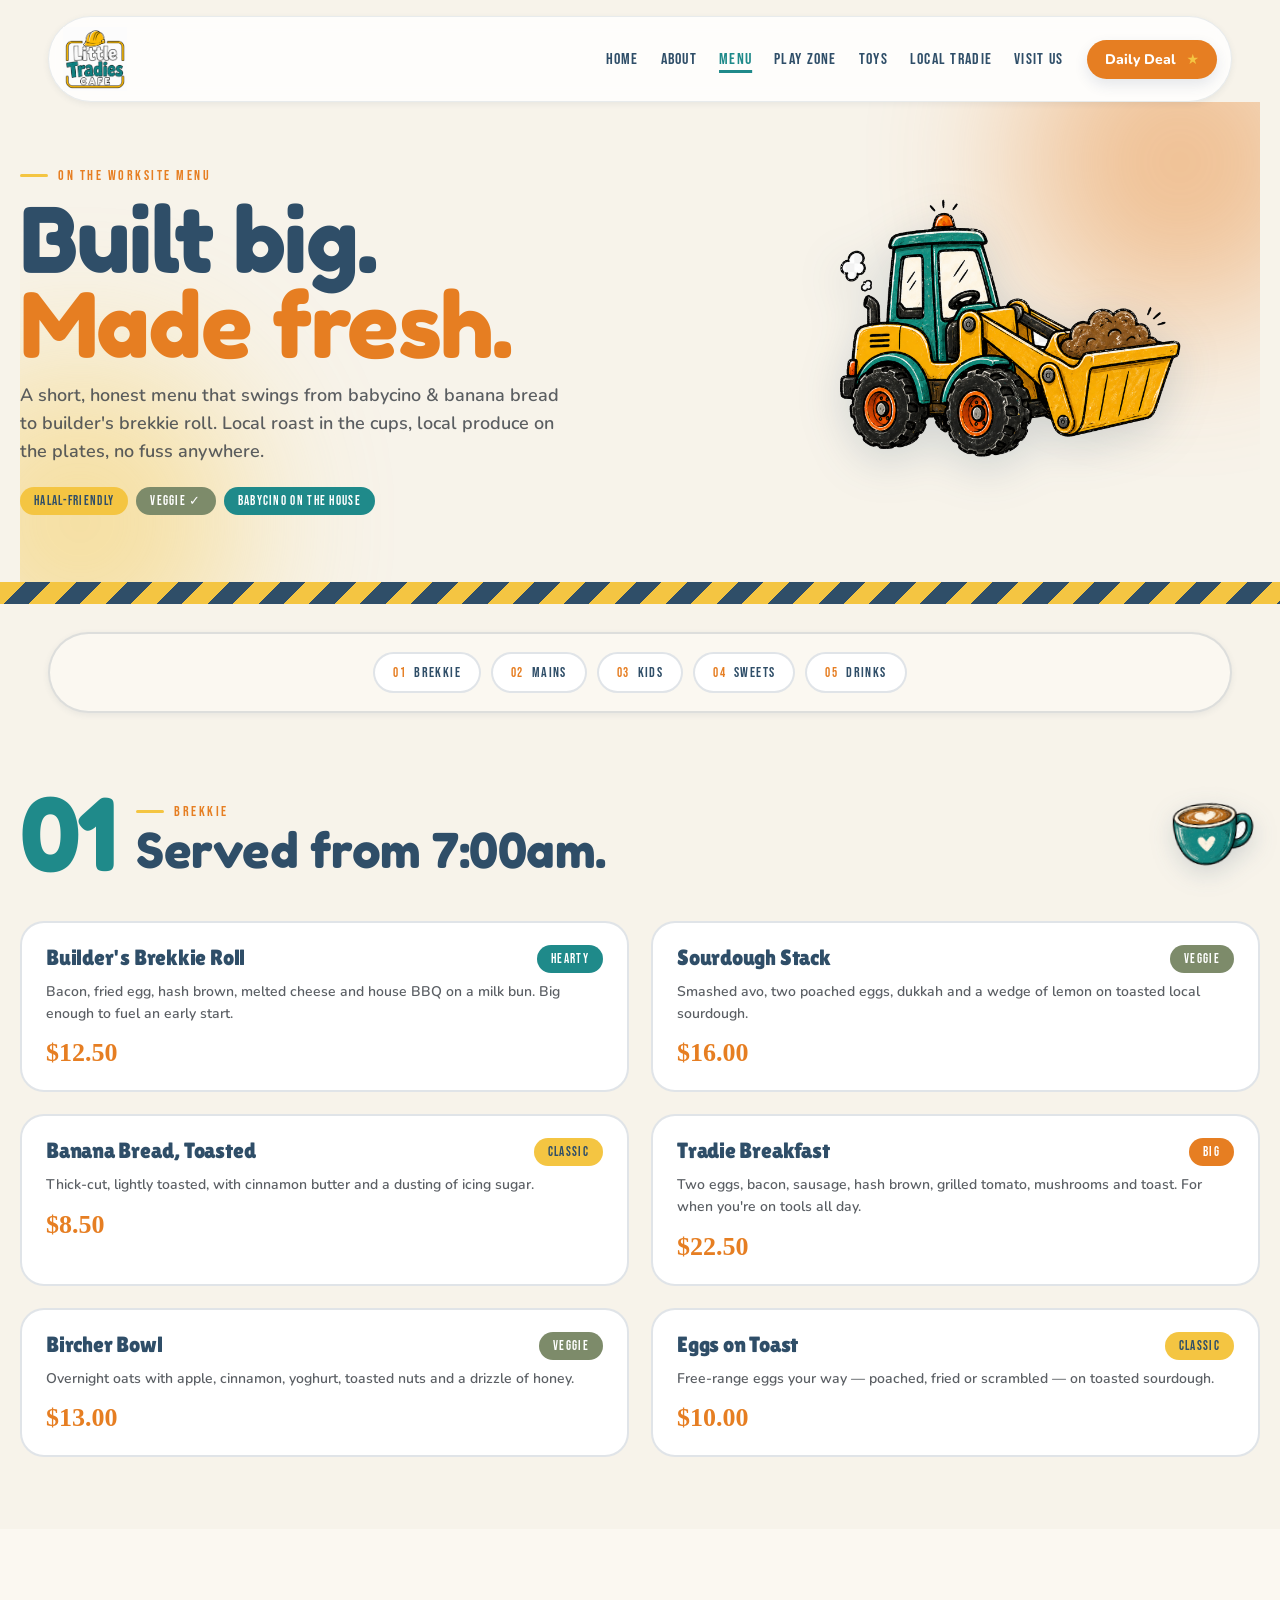
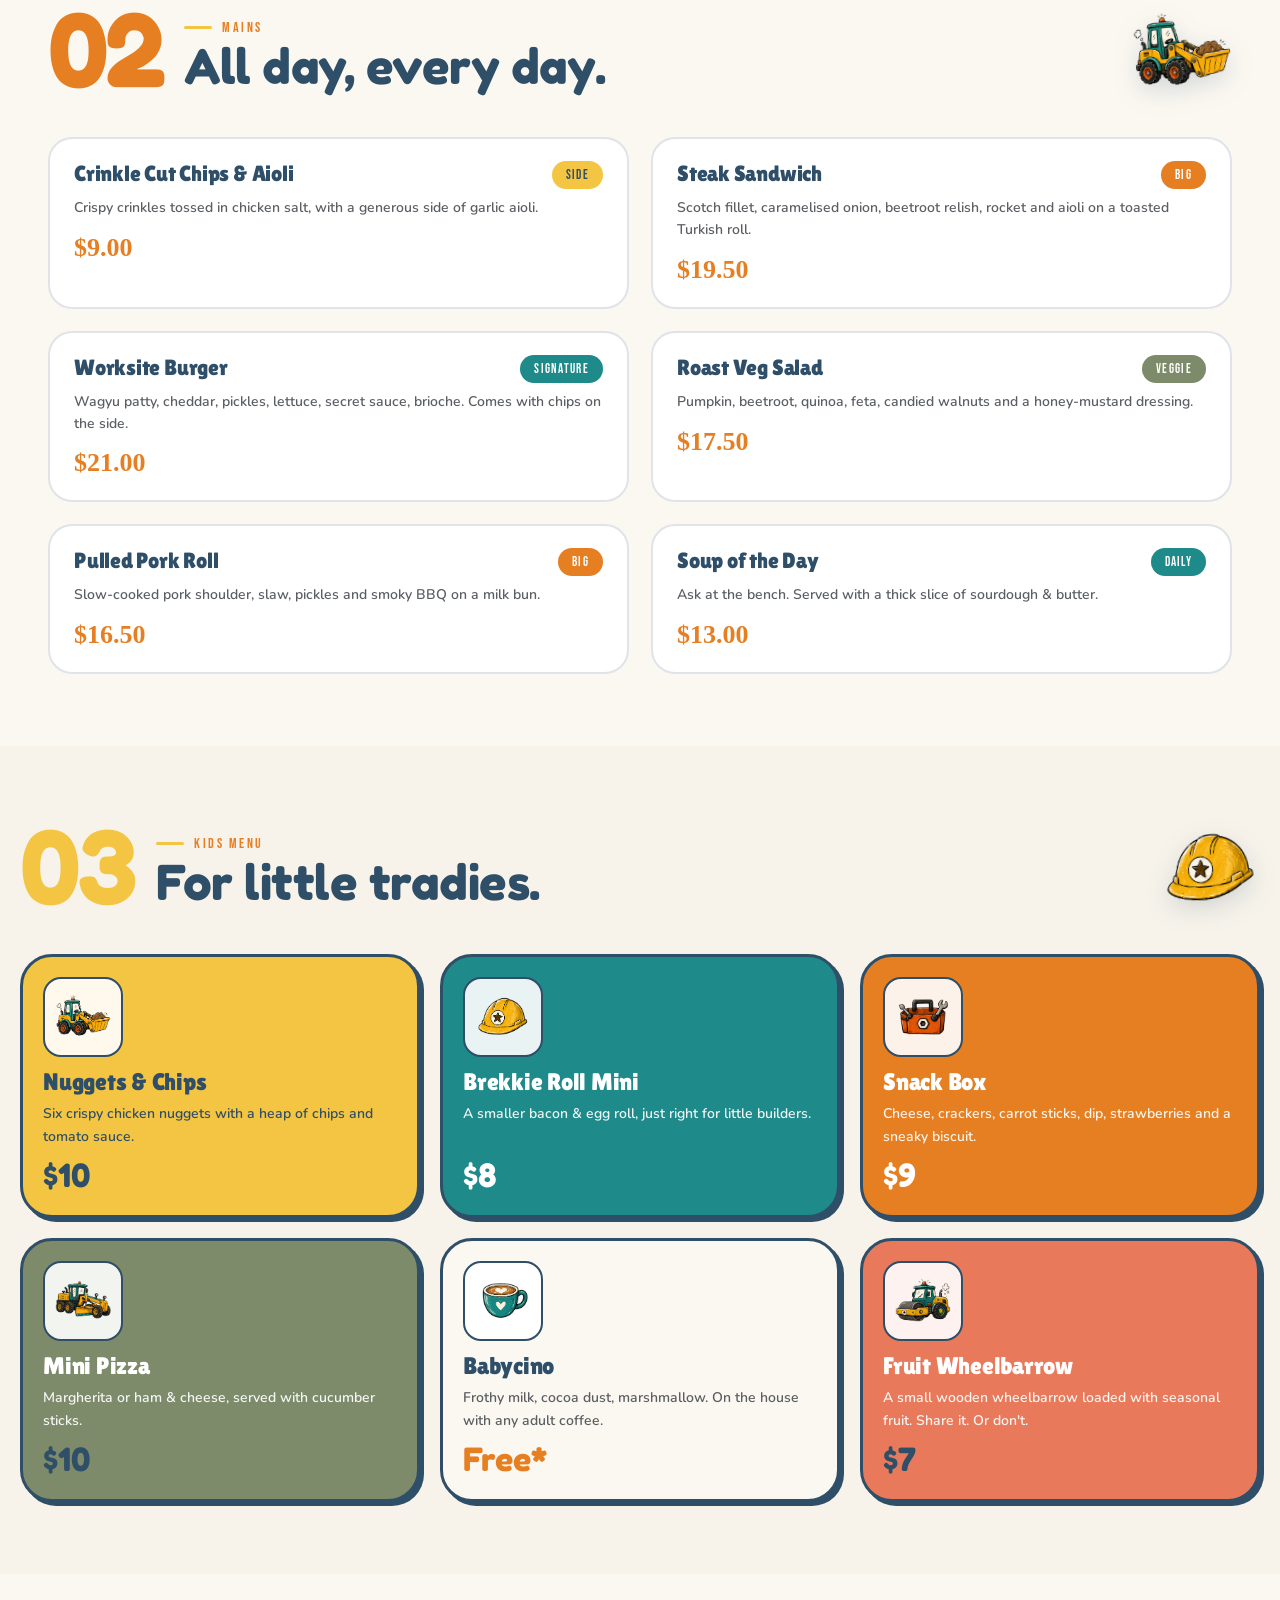
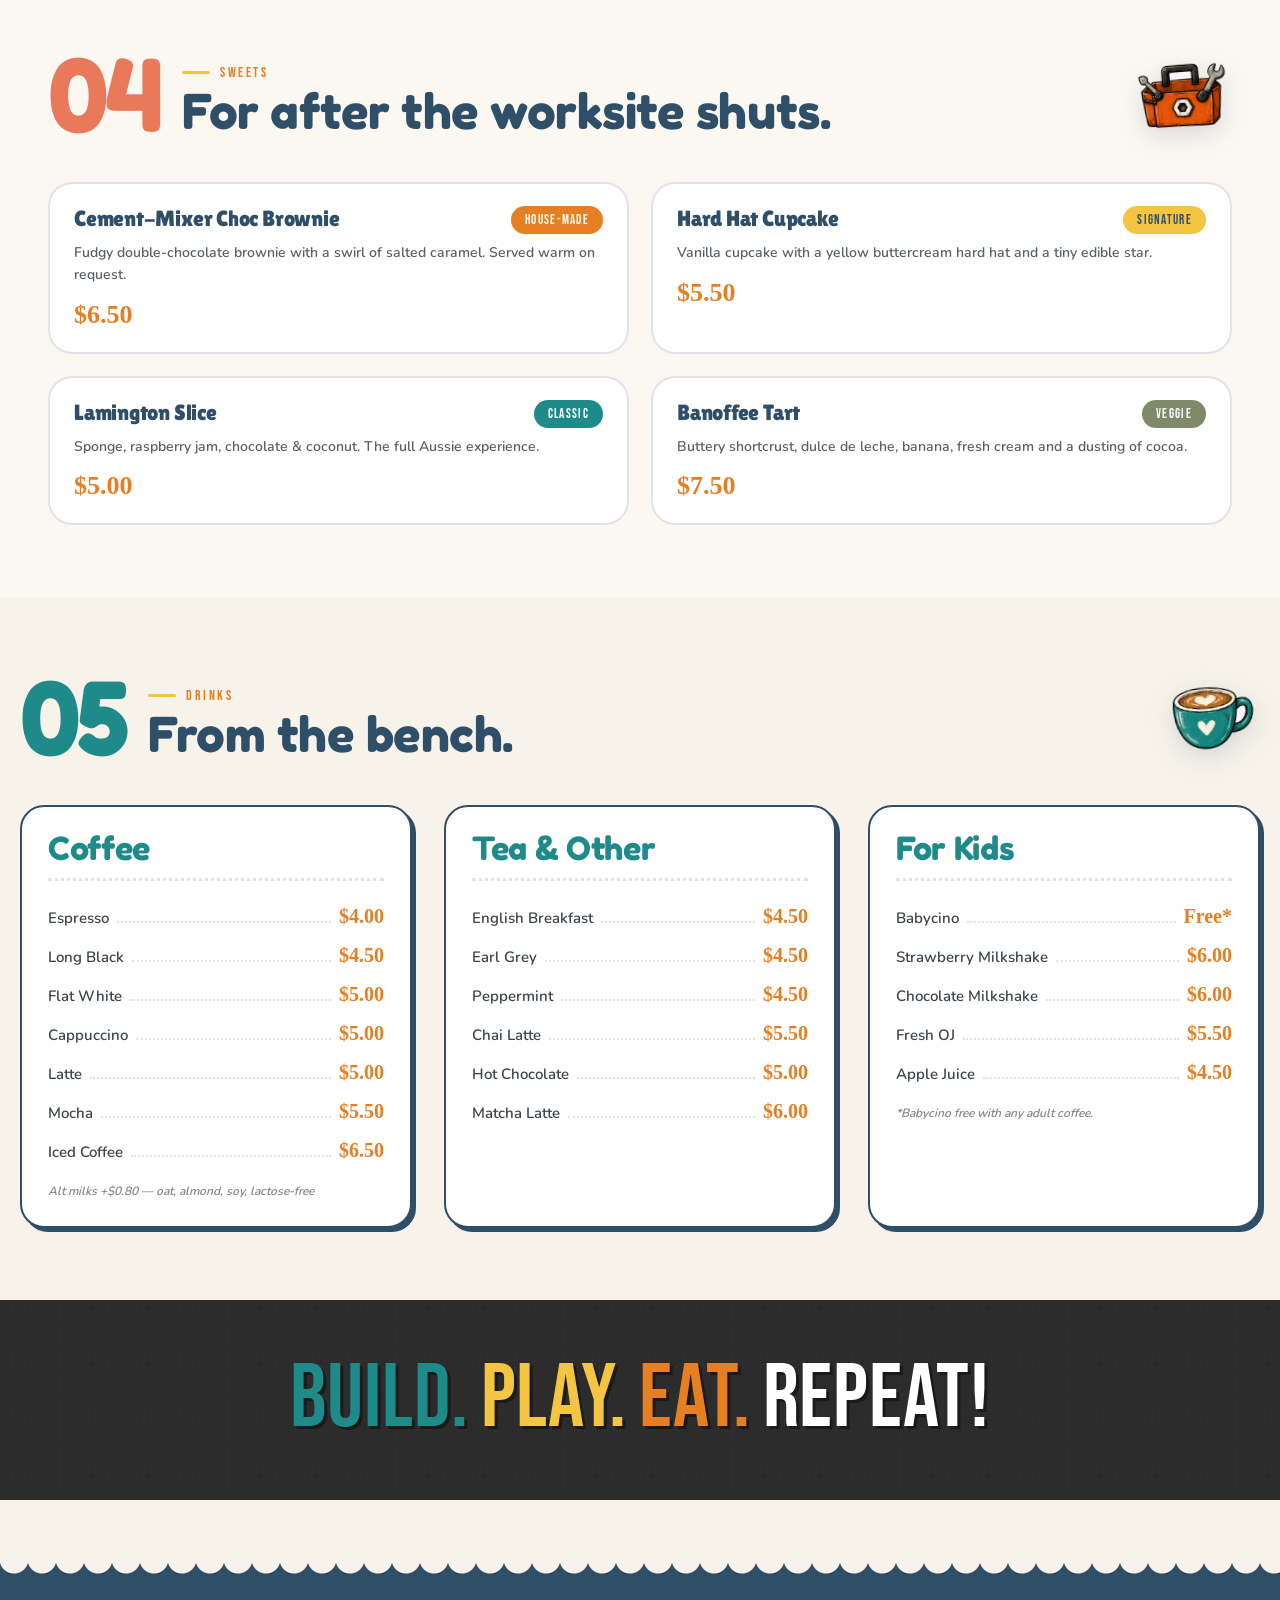
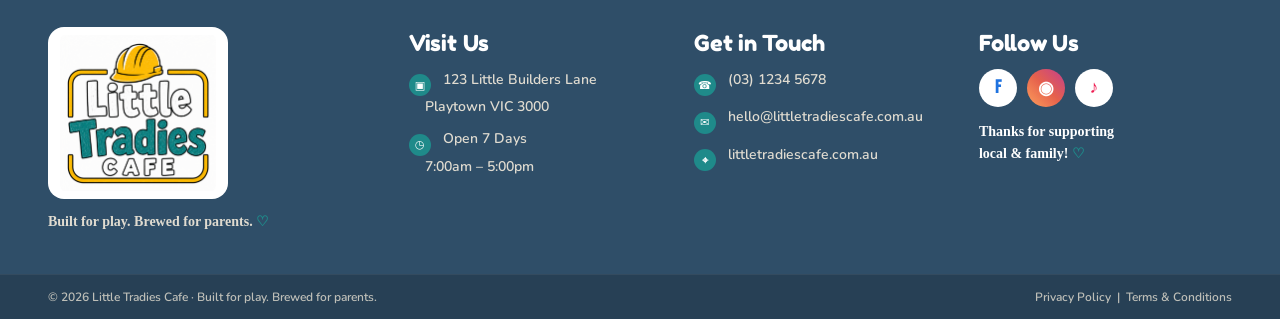
<file: Website-handoff/website/project/menu.html>
<!doctype html>
<html lang="en">
<head>
<meta charset="utf-8" />
<meta name="viewport" content="width=device-width, initial-scale=1" />
<title>Menu — Little Tradies Cafe</title>
<meta name="description" content="Brekkie, mains, sweets, drinks and a kids menu built for sticky fingers." />
<link rel="stylesheet" href="site.css" />
<link rel="icon" type="image/png" href="assets/illust-helmet.png" />
</head>
<body data-screen-label="03 Menu">

<!-- NAV -->
<div class="container nav-wrap">
  <nav class="nav">
    <a class="nav-brand" href="index.html" aria-label="Little Tradies Cafe — home">
      <img src="assets/logo-final.png" alt="Little Tradies Cafe" />
    </a>
    <div class="nav-links" id="navLinks">
      <a href="index.html">Home</a>
      <a href="about.html">About</a>
      <a href="menu.html" class="active">Menu</a>
      <a href="play.html">Play Zone</a>
      <a href="toys.html">Toys</a>
      <a href="community.html">Local Tradie</a>
      <a href="visit.html">Visit Us</a>
    </div>
    <a class="btn primary nav-cta" href="#">Daily Deal <span class="star">★</span></a>
    <button class="nav-toggle" aria-label="Open menu" onclick="document.getElementById('navLinks').classList.toggle('open')">
      <span></span><span></span><span></span>
    </button>
  </nav>
</div>

<!-- HERO -->
<section class="page-hero container">
  <div class="blob" style="background:#E67E22; top:-100px; right:-80px;"></div>
  <div class="blob" style="background:#F4C542; bottom:-100px; left:-100px;"></div>
  <div class="page-hero-grid">
    <div class="fade-up">
      <span class="eyebrow">On the worksite menu</span>
      <h1 class="h-display" style="margin-top:14px">
        Built big.<br />
        <span style="color:var(--color-orange)">Made fresh.</span>
      </h1>
      <p class="lead">
        A short, honest menu that swings from babycino &amp; banana bread to
        builder's brekkie roll. Local roast in the cups, local produce on the
        plates, no fuss anywhere.
      </p>
      <div class="row" style="margin-top: 22px; gap: 8px;">
        <span class="pill yellow">Halal-friendly</span>
        <span class="pill sage">Veggie ✓</span>
        <span class="pill teal">Babycino on the house</span>
      </div>
    </div>
    <div class="page-hero-art fade-up d2">
      <img src="assets/illust-loader.png" alt="Loader full of food" />
    </div>
  </div>
</section>

<div class="hazard"></div>

<!-- MENU TABS / NAV -->
<section class="container" style="padding: 28px 28px 0;">
  <div class="menu-tabs">
    <a href="#brekkie" class="menu-tab"><span>01</span> Brekkie</a>
    <a href="#mains" class="menu-tab"><span>02</span> Mains</a>
    <a href="#kids" class="menu-tab"><span>03</span> Kids</a>
    <a href="#sweets" class="menu-tab"><span>04</span> Sweets</a>
    <a href="#drinks" class="menu-tab"><span>05</span> Drinks</a>
  </div>
  <style>
    .menu-tabs { display: flex; gap: 10px; flex-wrap: wrap; justify-content: center; padding: 18px; background: var(--color-cream-soft); border-radius: 9999px; border: 2px solid var(--tint-navy-15); box-shadow: var(--shadow-sm); }
    .menu-tab {
      display: inline-flex; align-items: center; gap: 8px;
      padding: 10px 18px;
      border-radius: 9999px;
      background: #fff;
      border: 2px solid var(--tint-navy-15);
      font-family: var(--font-label);
      font-size: 14px;
      letter-spacing: 0.1em;
      text-decoration: none;
      color: var(--color-navy);
      transition: all 150ms;
    }
    .menu-tab span { color: var(--color-orange); font-size: 13px; }
    .menu-tab:hover { background: var(--color-yellow); border-color: var(--color-navy); }
  </style>
</section>

<!-- ============= BREKKIE ============= -->
<section id="brekkie" class="section container">
  <div class="menu-section-head">
    <span class="section-num">01</span>
    <div>
      <span class="eyebrow">Brekkie</span>
      <h2 class="h-section" style="margin-top:6px">Served from 7:00am.</h2>
    </div>
    <img src="assets/illust-coffee-cup.png" alt="" />
  </div>

  <div class="menu-grid">
    <article class="menu-item">
      <div class="menu-name">
        <h3>Builder's Brekkie Roll</h3>
        <span class="pill teal">Hearty</span>
      </div>
      <p>Bacon, fried egg, hash brown, melted cheese and house BBQ on a milk bun. Big enough to fuel an early start.</p>
      <span class="price-tag">$12.50</span>
    </article>
    <article class="menu-item">
      <div class="menu-name">
        <h3>Sourdough Stack</h3>
        <span class="pill sage">Veggie</span>
      </div>
      <p>Smashed avo, two poached eggs, dukkah and a wedge of lemon on toasted local sourdough.</p>
      <span class="price-tag">$16.00</span>
    </article>
    <article class="menu-item">
      <div class="menu-name">
        <h3>Banana Bread, Toasted</h3>
        <span class="pill yellow">Classic</span>
      </div>
      <p>Thick-cut, lightly toasted, with cinnamon butter and a dusting of icing sugar.</p>
      <span class="price-tag">$8.50</span>
    </article>
    <article class="menu-item">
      <div class="menu-name">
        <h3>Tradie Breakfast</h3>
        <span class="pill orange">Big</span>
      </div>
      <p>Two eggs, bacon, sausage, hash brown, grilled tomato, mushrooms and toast. For when you're on tools all day.</p>
      <span class="price-tag">$22.50</span>
    </article>
    <article class="menu-item">
      <div class="menu-name">
        <h3>Bircher Bowl</h3>
        <span class="pill sage">Veggie</span>
      </div>
      <p>Overnight oats with apple, cinnamon, yoghurt, toasted nuts and a drizzle of honey.</p>
      <span class="price-tag">$13.00</span>
    </article>
    <article class="menu-item">
      <div class="menu-name">
        <h3>Eggs on Toast</h3>
        <span class="pill yellow">Classic</span>
      </div>
      <p>Free-range eggs your way — poached, fried or scrambled — on toasted sourdough.</p>
      <span class="price-tag">$10.00</span>
    </article>
  </div>
</section>

<!-- ============= MAINS ============= -->
<section id="mains" class="section section-cream-soft">
  <div class="container">
    <div class="menu-section-head">
      <span class="section-num" style="color:var(--color-orange)">02</span>
      <div>
        <span class="eyebrow">Mains</span>
        <h2 class="h-section" style="margin-top:6px">All day, every day.</h2>
      </div>
      <img src="assets/illust-loader.png" alt="" />
    </div>

    <div class="menu-grid">
      <article class="menu-item">
        <div class="menu-name">
          <h3>Crinkle Cut Chips &amp; Aioli</h3>
          <span class="pill yellow">Side</span>
        </div>
        <p>Crispy crinkles tossed in chicken salt, with a generous side of garlic aioli.</p>
        <span class="price-tag">$9.00</span>
      </article>
      <article class="menu-item">
        <div class="menu-name">
          <h3>Steak Sandwich</h3>
          <span class="pill orange">Big</span>
        </div>
        <p>Scotch fillet, caramelised onion, beetroot relish, rocket and aioli on a toasted Turkish roll.</p>
        <span class="price-tag">$19.50</span>
      </article>
      <article class="menu-item">
        <div class="menu-name">
          <h3>Worksite Burger</h3>
          <span class="pill teal">Signature</span>
        </div>
        <p>Wagyu patty, cheddar, pickles, lettuce, secret sauce, brioche. Comes with chips on the side.</p>
        <span class="price-tag">$21.00</span>
      </article>
      <article class="menu-item">
        <div class="menu-name">
          <h3>Roast Veg Salad</h3>
          <span class="pill sage">Veggie</span>
        </div>
        <p>Pumpkin, beetroot, quinoa, feta, candied walnuts and a honey-mustard dressing.</p>
        <span class="price-tag">$17.50</span>
      </article>
      <article class="menu-item">
        <div class="menu-name">
          <h3>Pulled Pork Roll</h3>
          <span class="pill orange">Big</span>
        </div>
        <p>Slow-cooked pork shoulder, slaw, pickles and smoky BBQ on a milk bun.</p>
        <span class="price-tag">$16.50</span>
      </article>
      <article class="menu-item">
        <div class="menu-name">
          <h3>Soup of the Day</h3>
          <span class="pill teal">Daily</span>
        </div>
        <p>Ask at the bench. Served with a thick slice of sourdough &amp; butter.</p>
        <span class="price-tag">$13.00</span>
      </article>
    </div>
  </div>
</section>

<!-- ============= KIDS ============= -->
<section id="kids" class="section container">
  <div class="menu-section-head">
    <span class="section-num" style="color:var(--color-yellow)">03</span>
    <div>
      <span class="eyebrow">Kids Menu</span>
      <h2 class="h-section" style="margin-top:6px">For little tradies.</h2>
    </div>
    <img src="assets/illust-helmet.png" alt="" />
  </div>

  <div class="kids-grid">
    <div class="kids-card sticker yellow">
      <img src="assets/illust-loader.png" alt="" class="kids-img" />
      <h3 class="h-card" style="color:var(--color-navy)">Nuggets &amp; Chips</h3>
      <p style="color:var(--color-navy); font-size:14px;">Six crispy chicken nuggets with a heap of chips and tomato sauce.</p>
      <span class="kids-price">$10</span>
    </div>
    <div class="kids-card sticker teal">
      <img src="assets/illust-helmet.png" alt="" class="kids-img" />
      <h3 class="h-card" style="color:#fff">Brekkie Roll Mini</h3>
      <p style="color:rgba(255,255,255,0.92); font-size:14px;">A smaller bacon &amp; egg roll, just right for little builders.</p>
      <span class="kids-price">$8</span>
    </div>
    <div class="kids-card sticker orange">
      <img src="assets/illust-toolbox.png" alt="" class="kids-img" />
      <h3 class="h-card" style="color:#fff">Snack Box</h3>
      <p style="color:rgba(255,255,255,0.92); font-size:14px;">Cheese, crackers, carrot sticks, dip, strawberries and a sneaky biscuit.</p>
      <span class="kids-price">$9</span>
    </div>
    <div class="kids-card sticker" style="background:var(--color-sage); color:#fff; border-color:var(--color-navy);">
      <img src="assets/illust-grader.png" alt="" class="kids-img" />
      <h3 class="h-card" style="color:#fff">Mini Pizza</h3>
      <p style="color:rgba(255,255,255,0.92); font-size:14px;">Margherita or ham &amp; cheese, served with cucumber sticks.</p>
      <span class="kids-price">$10</span>
    </div>
    <div class="kids-card sticker cream">
      <img src="assets/illust-coffee-cup.png" alt="" class="kids-img" />
      <h3 class="h-card">Babycino</h3>
      <p style="font-size:14px;">Frothy milk, cocoa dust, marshmallow. On the house with any adult coffee.</p>
      <span class="kids-price" style="color:var(--color-orange)">Free*</span>
    </div>
    <div class="kids-card sticker" style="background:var(--color-coral); color:#fff; border-color:var(--color-navy);">
      <img src="assets/illust-steamroller.png" alt="" class="kids-img" />
      <h3 class="h-card" style="color:#fff">Fruit Wheelbarrow</h3>
      <p style="color:rgba(255,255,255,0.92); font-size:14px;">A small wooden wheelbarrow loaded with seasonal fruit. Share it. Or don't.</p>
      <span class="kids-price">$7</span>
    </div>
  </div>
</section>

<!-- ============= SWEETS ============= -->
<section id="sweets" class="section section-cream-soft">
  <div class="container">
    <div class="menu-section-head">
      <span class="section-num" style="color:var(--color-coral)">04</span>
      <div>
        <span class="eyebrow">Sweets</span>
        <h2 class="h-section" style="margin-top:6px">For after the worksite shuts.</h2>
      </div>
      <img src="assets/illust-toolbox.png" alt="" />
    </div>

    <div class="menu-grid">
      <article class="menu-item">
        <div class="menu-name">
          <h3>Cement-Mixer Choc Brownie</h3>
          <span class="pill orange">House-made</span>
        </div>
        <p>Fudgy double-chocolate brownie with a swirl of salted caramel. Served warm on request.</p>
        <span class="price-tag">$6.50</span>
      </article>
      <article class="menu-item">
        <div class="menu-name">
          <h3>Hard Hat Cupcake</h3>
          <span class="pill yellow">Signature</span>
        </div>
        <p>Vanilla cupcake with a yellow buttercream hard hat and a tiny edible star.</p>
        <span class="price-tag">$5.50</span>
      </article>
      <article class="menu-item">
        <div class="menu-name">
          <h3>Lamington Slice</h3>
          <span class="pill teal">Classic</span>
        </div>
        <p>Sponge, raspberry jam, chocolate &amp; coconut. The full Aussie experience.</p>
        <span class="price-tag">$5.00</span>
      </article>
      <article class="menu-item">
        <div class="menu-name">
          <h3>Banoffee Tart</h3>
          <span class="pill sage">Veggie</span>
        </div>
        <p>Buttery shortcrust, dulce de leche, banana, fresh cream and a dusting of cocoa.</p>
        <span class="price-tag">$7.50</span>
      </article>
    </div>
  </div>
</section>

<!-- ============= DRINKS ============= -->
<section id="drinks" class="section container">
  <div class="menu-section-head">
    <span class="section-num">05</span>
    <div>
      <span class="eyebrow">Drinks</span>
      <h2 class="h-section" style="margin-top:6px">From the bench.</h2>
    </div>
    <img src="assets/illust-coffee-cup.png" alt="" />
  </div>

  <div class="drinks-grid">
    <!-- COFFEE -->
    <div class="drink-col">
      <h3 class="drink-col-h">Coffee</h3>
      <div class="drink-line"><span>Espresso</span><span class="dotty"></span><span class="dp">$4.00</span></div>
      <div class="drink-line"><span>Long Black</span><span class="dotty"></span><span class="dp">$4.50</span></div>
      <div class="drink-line"><span>Flat White</span><span class="dotty"></span><span class="dp">$5.00</span></div>
      <div class="drink-line"><span>Cappuccino</span><span class="dotty"></span><span class="dp">$5.00</span></div>
      <div class="drink-line"><span>Latte</span><span class="dotty"></span><span class="dp">$5.00</span></div>
      <div class="drink-line"><span>Mocha</span><span class="dotty"></span><span class="dp">$5.50</span></div>
      <div class="drink-line"><span>Iced Coffee</span><span class="dotty"></span><span class="dp">$6.50</span></div>
      <p class="drink-note">Alt milks +$0.80 — oat, almond, soy, lactose-free</p>
    </div>

    <!-- TEA & OTHER -->
    <div class="drink-col">
      <h3 class="drink-col-h">Tea &amp; Other</h3>
      <div class="drink-line"><span>English Breakfast</span><span class="dotty"></span><span class="dp">$4.50</span></div>
      <div class="drink-line"><span>Earl Grey</span><span class="dotty"></span><span class="dp">$4.50</span></div>
      <div class="drink-line"><span>Peppermint</span><span class="dotty"></span><span class="dp">$4.50</span></div>
      <div class="drink-line"><span>Chai Latte</span><span class="dotty"></span><span class="dp">$5.50</span></div>
      <div class="drink-line"><span>Hot Chocolate</span><span class="dotty"></span><span class="dp">$5.00</span></div>
      <div class="drink-line"><span>Matcha Latte</span><span class="dotty"></span><span class="dp">$6.00</span></div>
    </div>

    <!-- KIDS -->
    <div class="drink-col">
      <h3 class="drink-col-h">For Kids</h3>
      <div class="drink-line"><span>Babycino</span><span class="dotty"></span><span class="dp">Free*</span></div>
      <div class="drink-line"><span>Strawberry Milkshake</span><span class="dotty"></span><span class="dp">$6.00</span></div>
      <div class="drink-line"><span>Chocolate Milkshake</span><span class="dotty"></span><span class="dp">$6.00</span></div>
      <div class="drink-line"><span>Fresh OJ</span><span class="dotty"></span><span class="dp">$5.50</span></div>
      <div class="drink-line"><span>Apple Juice</span><span class="dotty"></span><span class="dp">$4.50</span></div>
      <p class="drink-note">*Babycino free with any adult coffee.</p>
    </div>
  </div>
</section>

<!-- CHALKBOARD -->
<section class="chalk-band" style="min-height: 200px; padding: 48px 24px;">
  <div class="slogan">
    <span style="color:#1F8A8A">BUILD.</span>
    <span style="color:#F4C542">PLAY.</span>
    <span style="color:#E67E22">EAT.</span>
    <span style="color:#fff">REPEAT!</span>
  </div>
</section>

<!-- FOOTER -->
<footer class="lt-footer">
  <div class="scallop" aria-hidden="true"></div>
  <div class="container footer-grid">
    <div class="brand-col">
      <img src="assets/logo-final.png" alt="Little Tradies Cafe" />
      <p class="ftag">Built for play. Brewed for parents. <span class="heart">♡</span></p>
    </div>
    <div>
      <h4>Visit Us</h4>
      <p><span class="ico">▣</span> 123 Little Builders Lane<br />&nbsp;&nbsp;&nbsp;&nbsp;Playtown VIC 3000</p>
      <p><span class="ico">◷</span> Open 7 Days<br />&nbsp;&nbsp;&nbsp;&nbsp;7:00am – 5:00pm</p>
    </div>
    <div>
      <h4>Get in Touch</h4>
      <p><span class="ico">☎</span> (03) 1234 5678</p>
      <p><span class="ico">✉</span> hello@littletradiescafe.com.au</p>
      <p><span class="ico">⌖</span> littletradiescafe.com.au</p>
    </div>
    <div>
      <h4>Follow Us</h4>
      <div class="socials">
        <a href="#" class="soc f" aria-label="Facebook">f</a>
        <a href="#" class="soc i" aria-label="Instagram">◉</a>
        <a href="#" class="soc t" aria-label="TikTok">♪</a>
      </div>
      <p class="thanks">Thanks for supporting<br />local &amp; family! <span class="heart">♡</span></p>
    </div>
  </div>
  <div class="copybar">
    <div class="container copybar-row">
      <span>© 2026 Little Tradies Cafe · Built for play. Brewed for parents.</span>
      <span><a href="#">Privacy Policy</a> &nbsp;|&nbsp; <a href="#">Terms &amp; Conditions</a></span>
    </div>
  </div>
</footer>

<!-- ============= MENU PAGE STYLES ============= -->
<style>
  .menu-section-head {
    display: grid;
    grid-template-columns: auto 1fr auto;
    align-items: center;
    gap: 22px;
    margin-bottom: 36px;
  }
  .menu-section-head .section-num {
    font-family: var(--font-display);
    font-size: 100px;
    color: var(--color-teal);
    line-height: 1;
    letter-spacing: -0.04em;
  }
  .menu-section-head img { width: 100px; height: 100px; object-fit: contain; transform: rotate(-4deg); filter: drop-shadow(0 8px 12px rgba(47,78,104,.18)); }

  .menu-grid {
    display: grid;
    grid-template-columns: repeat(2, 1fr);
    gap: 22px;
  }
  .menu-item {
    background: #fff;
    border: 2px solid var(--tint-navy-15);
    border-radius: 24px;
    padding: 22px 24px;
    position: relative;
    transition: transform 200ms var(--ease-bounce), border-color 200ms;
  }
  .menu-item:hover { transform: translateY(-2px); border-color: var(--color-navy); }
  .menu-name { display: flex; justify-content: space-between; align-items: flex-start; gap: 12px; margin-bottom: 8px; }
  .menu-name h3 {
    font-family: var(--font-heading);
    font-size: 22px;
    color: var(--color-navy);
    margin: 0;
    line-height: 1.15;
  }
  .menu-item p { font-size: 14px; line-height: 1.55; margin: 0 0 14px; color: var(--fg-soft); }
  .price-tag {
    display: inline-block;
    font-family: var(--font-hand);
    font-size: 26px;
    color: var(--color-orange);
    font-weight: 700;
  }
  @media (max-width: 720px) {
    .menu-grid { grid-template-columns: 1fr; }
    .menu-section-head { grid-template-columns: 1fr; text-align: left; }
    .menu-section-head .section-num { font-size: 64px; }
    .menu-section-head img { width: 70px; height: 70px; justify-self: end; }
  }

  /* Kids grid */
  .kids-grid { display: grid; grid-template-columns: repeat(3, 1fr); gap: 20px; }
  .kids-card { display: flex; flex-direction: column; gap: 8px; padding: 20px; align-items: flex-start; }
  .kids-card .kids-img {
    width: 80px; height: 80px; object-fit: contain;
    background: rgba(255,255,255,0.9); padding: 10px;
    border-radius: 18px;
    border: 2px solid var(--color-navy);
    margin-bottom: 4px;
  }
  .kids-card.cream .kids-img { background: #fff; }
  .kids-price {
    margin-top: auto;
    font-family: var(--font-display);
    font-size: 32px;
    color: var(--color-navy);
  }
  .sticker.orange .kids-price, .sticker.teal .kids-price, .sticker .kids-price[style*="fff"] { color: #fff; }
  @media (max-width: 880px) { .kids-grid { grid-template-columns: repeat(2, 1fr); } }
  @media (max-width: 520px) { .kids-grid { grid-template-columns: 1fr; } }

  /* Drinks */
  .drinks-grid { display: grid; grid-template-columns: repeat(3, 1fr); gap: 32px; }
  .drink-col {
    background: #fff;
    border: 2px solid var(--color-navy);
    border-radius: 24px;
    padding: 24px 26px;
    box-shadow: 4px 4px 0 var(--color-navy);
  }
  .drink-col-h {
    font-family: var(--font-display);
    color: var(--color-teal);
    font-size: 32px;
    margin: 0 0 16px;
    padding-bottom: 12px;
    border-bottom: 3px dotted var(--tint-navy-15);
  }
  .drink-line { display: flex; align-items: baseline; gap: 8px; padding: 8px 0; font-size: 15px; }
  .drink-line .dotty { flex: 1; border-bottom: 2px dotted var(--tint-navy-15); height: 6px; }
  .drink-line .dp { font-family: var(--font-hand); color: var(--color-orange); font-weight: 700; font-size: 20px; }
  .drink-note { margin-top: 12px; font-size: 12px; color: var(--fg-muted); font-style: italic; }
  @media (max-width: 880px) { .drinks-grid { grid-template-columns: 1fr; } }
</style>

</body>
</html>
</file>
<file: site/colors_and_type.css>
/* ============================================================
   Little Tradies Café — Design Tokens
   Colors, type, spacing, radii, shadows, and motion tokens.
   ============================================================ */

/* --- Webfont loads --- */
/* Self-hosted brand fonts (uploaded). */
@font-face {
  font-family: "Fredoka One";
  src: url("fonts/FredokaOne-Regular.woff2") format("woff2"),
       url("fonts/FredokaOne-Regular.woff")  format("woff");
  font-weight: 400;
  font-style: normal;
  font-display: swap;
}
@font-face {
  font-family: "Lilita One";
  src: url("fonts/LilitaOne-Regular.woff2") format("woff2"),
       url("fonts/LilitaOne-Regular.woff")  format("woff");
  font-weight: 400;
  font-style: normal;
  font-display: swap;
}
@font-face {
  font-family: "Bebas Neue";
  src: url("fonts/BebasNeue-Regular.woff2") format("woff2"),
       url("fonts/BebasNeue-Regular.woff")  format("woff");
  font-weight: 400;
  font-style: normal;
  font-display: swap;
}
@font-face {
  font-family: "Nunito";
  src: url("fonts/Nunito-600.woff2") format("woff2"),
       url("fonts/Nunito-600.woff")  format("woff");
  font-weight: 600;
  font-style: normal;
  font-display: swap;
}
@font-face {
  font-family: "Nunito";
  src: url("fonts/Nunito-700.woff2") format("woff2"),
       url("fonts/Nunito-700.woff")  format("woff");
  font-weight: 700;
  font-style: normal;
  font-display: swap;
}
@font-face {
  font-family: "Nunito";
  src: url("fonts/Nunito-800.woff2") format("woff2"),
       url("fonts/Nunito-800.woff")  format("woff");
  font-weight: 800;
  font-style: normal;
  font-display: swap;
}

/* Script + hand accents — not in the uploaded brand pack; still served via Google Fonts. */
@import url('https://fonts.googleapis.com/css2?family=Caveat:wght@500;700&family=Patrick+Hand&display=swap');

:root {
  /* =====================================================
     COLORS — Brand
     ===================================================== */

  /* Primary brand colors */
  --color-teal:        #1F8A8A;  /* Primary — wordmark "Tradies", buttons, accents */
  --color-yellow:      #F4C542;  /* Highlight — hard hat, hazard stripes, stars */
  --color-mustard:     #F4C542;  /* Alias for --color-yellow (legacy naming) */
  --color-orange:      #E67E22;  /* Energy / CTA — "Café" wordmark, primary buttons */
  --color-navy:        #2F4E68;  /* Strong headings, dark surfaces, text on cream */

  /* Neutrals */
  --color-charcoal:    #3E4349;  /* Body text, chalkboard surfaces */
  --color-cream:       #F7F3EA;  /* Warm café background — DEFAULT app bg */
  --color-cream-soft:  #FBF8F1;  /* Lighter cream for nested surfaces */
  --color-bone:        #F7F3EA;  /* Soft stone neutral */
  --color-white:       #FFFFFF;

  /* Supporting palette */
  --color-sage:        #7D8B6A;  /* Soft family-friendly accent (Family chip) */
  --color-coral:       #E87A5B;  /* Secondary warm accent */
  --color-warm-grey:   #7A7A73;  /* Muted text */
  --color-brown:       #8B5E34;  /* Wood / kraft accent (menu border) */

  /* Tints (transparent overlays) */
  --tint-teal-12:      rgba(31,138,138,0.12);
  --tint-yellow-30:    rgba(244,197,66,0.30);
  --tint-mustard-30:   rgba(244,197,66,0.30); /* alias */
  --tint-orange-12:    rgba(230,126,34,0.12);
  --tint-navy-10:      rgba(47,78,104,0.10);
  --tint-navy-15:      rgba(47,78,104,0.15);
  --tint-charcoal-65:  rgba(62,67,73,0.65);
  --tint-charcoal-85:  rgba(62,67,73,0.85);

  /* =====================================================
     SEMANTIC TOKENS
     ===================================================== */

  /* --- Confirmed semantic color roles --- */
  --color-primary:     var(--color-teal);     /* #1F8A8A — main brand, primary buttons, headings */
  --color-secondary:   var(--color-yellow);   /* #F4C542 — borders, highlights, frames, secondary UI */
  --color-accent:      var(--color-orange);   /* #E67E22 — high-energy CTAs, highlights, warmth */
  --color-text-dark:   var(--color-charcoal); /* #3E4349 — all body text, outlines, borders */
  --color-success:     var(--color-sage);     /* #7D8B6A — success states, confirmation messages */
  --color-info:        var(--color-navy);     /* #2F4E68 — informational messages, links, depth */
  --color-danger:      var(--color-coral);    /* #E87A5B — error states, warnings, alerts */

  /* --- Surfaces & foreground (composed from the roles above) --- */
  --bg-app:            var(--color-cream);
  --bg-surface:        var(--color-white);
  --bg-surface-warm:   var(--color-cream-soft);
  --bg-inverse:        var(--color-info);
  --bg-chalk:          var(--color-text-dark);

  --fg-default:        var(--color-text-dark);
  --fg-strong:         var(--color-info);
  --fg-muted:          var(--tint-charcoal-65);
  --fg-soft:           var(--tint-charcoal-85);
  --fg-on-dark:        var(--color-white);
  --fg-on-cream:       var(--color-info);

  --accent-primary:    var(--color-primary);
  --accent-energy:     var(--color-accent);
  --accent-highlight:  var(--color-secondary);
  --accent-soft:       var(--color-sage);

  --border-default:    var(--tint-navy-15);
  --border-strong:     var(--color-navy);
  --border-card:       4px solid var(--color-navy);

  /* =====================================================
     TYPOGRAPHY — Font stacks
     ===================================================== */

  /* Display — hero wordmark + huge slogans (--text-5xl, --text-4xl).
     Fredoka One is the chunky rounded picture-book display face. */
  --font-display:      "Fredoka One", system-ui, sans-serif;

  /* Heading — section and card headings (--text-3xl, --text-2xl, --text-xl).
     Lilita One is bold, slightly condensed, picture-book companion. */
  --font-heading:      "Lilita One", "Fredoka One", system-ui, sans-serif;

  /* Body — lead, body, secondary, fine print (--text-lg through --text-xs). */
  --font-body:         "Nunito", system-ui, -apple-system, sans-serif;

  /* ALL-CAPS — labels, badges, navigation, eyebrows.
     Bebas Neue sits OUTSIDE the body scale; used only when text is in caps. */
  --font-label:        "Bebas Neue", "Nunito", Impact, sans-serif;

  /* Handwritten accent — taglines ("Brewed for parents."), doodled callouts. */
  --font-script:       "Caveat", "Patrick Hand", "Comic Sans MS", cursive;

  /* Hand-printed — menu prices, small doodles. */
  --font-hand:         "Patrick Hand", "Caveat", "Comic Sans MS", cursive;

  /* Legacy aliases — kept for back-compat in existing UI kits */
  --font-poster:       var(--font-label);  /* old poster slot → caps label face */

  /* Mono (rarely used — hex codes, tokens) */
  --font-mono:         ui-monospace, "SF Mono", Menlo, monospace;

  /* =====================================================
     TYPE SCALE — Confirmed t-shirt sizes
     ===================================================== */
  --text-xs:    12px;  /* Captions, badges, fine print */
  --text-sm:    14px;  /* Secondary text, card descriptions */
  --text-base:  16px;  /* Body text — main reading size */
  --text-lg:    20px;  /* Intro paragraph / Lead */
  --text-xl:    24px;  /* Sub-heading / Label */
  --text-2xl:   32px;  /* Card Heading */
  --text-3xl:   40px;  /* Section Heading */
  --text-4xl:   56px;  /* Little Tradies wordmark */
  --text-5xl:   72px;  /* Display Aa */

  /* Legacy pixel tokens kept for compatibility (mirror to --text-*) */
  --fs-12: var(--text-xs);
  --fs-14: var(--text-sm);
  --fs-16: var(--text-base);
  --fs-18: 18px;
  --fs-20: var(--text-lg);
  --fs-24: var(--text-xl);
  --fs-32: var(--text-2xl);
  --fs-40: var(--text-3xl);
  --fs-48: 48px;
  --fs-64: 64px;
  --fs-80: 80px;
  --fs-96: 96px;

  --lh-tight:  1.0;
  --lh-snug:   1.1;
  --lh-normal: 1.5;
  --lh-loose:  1.7;

  --ls-tight:  -0.02em;
  --ls-normal: 0;
  --ls-wide:   0.08em;
  --ls-x-wide: 0.18em;

  /* =====================================================
     SPACING — 4px base
     ===================================================== */
  --space-1:  4px;
  --space-2:  8px;
  --space-3:  12px;
  --space-4:  16px;
  --space-5:  20px;
  --space-6:  24px;
  --space-8:  32px;
  --space-10: 40px;
  --space-12: 48px;
  --space-16: 64px;
  --space-20: 80px;
  --space-24: 96px;

  /* =====================================================
     RADII — Generous, friendly rounding
     ===================================================== */
  --radius-xs:    6px;
  --radius-sm:    12px;
  --radius-md:    18px;   /* default for chips/buttons */
  --radius-lg:    24px;
  --radius-xl:    32px;   /* default for cards */
  --radius-2xl:   40px;
  --radius-pill:  9999px; /* CTAs are usually pill-shaped */

  /* =====================================================
     SHADOWS — Soft, lifted "sticker" feel
     ===================================================== */
  --shadow-xs:   0 1px 2px rgba(47,78,104,0.06);
  --shadow-sm:   0 2px 6px rgba(47,78,104,0.08);
  --shadow-md:   0 6px 14px rgba(47,78,104,0.10), 0 2px 4px rgba(47,78,104,0.06);
  --shadow-lg:   0 14px 30px rgba(47,78,104,0.14), 0 4px 8px rgba(47,78,104,0.06);
  --shadow-xl:   0 24px 50px rgba(47,78,104,0.18), 0 6px 12px rgba(47,78,104,0.08);
  --shadow-inner-soft: inset 0 2px 4px rgba(47,78,104,0.08);

  /* "Sticker" hard-edge offset shadow — gives cards their playful pop */
  --shadow-sticker: 4px 4px 0 var(--color-navy);
  --shadow-sticker-lg: 6px 6px 0 var(--color-navy);

  /* =====================================================
     MOTION
     ===================================================== */
  --ease-bounce:  cubic-bezier(0.34, 1.56, 0.64, 1);
  --ease-out:     cubic-bezier(0.16, 1, 0.3, 1);
  --ease-in-out:  cubic-bezier(0.65, 0, 0.35, 1);
  --dur-fast:     150ms;
  --dur-normal:   250ms;
  --dur-slow:     400ms;

  /* =====================================================
     PATTERNS — reusable backgrounds
     ===================================================== */
  --hazard-stripe: repeating-linear-gradient(
    135deg,
    var(--color-mustard) 0 18px,
    var(--color-navy) 18px 36px
  );
  --hazard-stripe-charcoal: repeating-linear-gradient(
    135deg,
    var(--color-mustard) 0 18px,
    var(--color-charcoal) 18px 36px
  );
}

/* ============================================================
   ELEMENT DEFAULTS — semantic HTML maps to brand type system
   ============================================================ */
html {
  font-family: var(--font-body);
  color: var(--fg-default);
  background: var(--bg-app);
  -webkit-font-smoothing: antialiased;
  text-rendering: optimizeLegibility;
}

/* Headings step down through the type scale.
   h1 = display (Fredoka One); h2/h3/h4 = heading (Lilita One). */
h1 {
  font-family: var(--font-display);
  font-weight: 400;
  font-size: var(--text-4xl);
  line-height: 1.0;
  letter-spacing: -0.02em;
  color: var(--color-info);
  margin: 0;
}
h2, h3, h4 {
  font-family: var(--font-heading);
  font-weight: 400;
  color: var(--color-info);
  line-height: 1.1;
  letter-spacing: -0.01em;
  margin: 0;
}
h2 { font-size: var(--text-3xl); }
h3 { font-size: var(--text-2xl); }
h4 { font-size: var(--text-xl); }

p {
  font-family: var(--font-body);
  font-size: var(--text-base);
  line-height: 1.6;
  color: var(--fg-soft);
  margin: 0;
}

small, .text-small { font-size: var(--text-sm); }

/* Eyebrow / kicker label — ALL CAPS Bebas Neue (the label face) */
.eyebrow, .label-caps {
  font-family: var(--font-label);
  font-weight: 400;
  font-size: var(--text-sm);
  letter-spacing: 0.16em;
  text-transform: uppercase;
  color: var(--color-accent);
}

/* Hand-written accent (taglines under headlines) */
.script {
  font-family: var(--font-script);
  font-weight: 700;
  font-size: var(--text-2xl);
  color: var(--color-info);
  line-height: 1.2;
}

/* Poster / chalkboard headline (legacy class — caps label face) */
.poster {
  font-family: var(--font-label);
  letter-spacing: 0.01em;
  text-transform: uppercase;
  line-height: 1.0;
}

code, kbd, .mono {
  font-family: var(--font-mono);
  font-size: 0.92em;
}
</file>
<file: site/site.css>
/* ============================================================
   Little Tradies Café — Site stylesheet
   Shared layout + components for every page.
   ============================================================ */
@import url("colors_and_type.css");

* { box-sizing: border-box; }

html, body {
  margin: 0;
  background: var(--bg-app);
  font-family: var(--font-body);
  color: var(--fg-default);
  min-height: 100vh;
}

img { max-width: 100%; display: block; }
a { color: inherit; }

/* ---------- Layout ---------- */
.container {
  max-width: 1240px;
  margin: 0 auto;
  padding: 0 28px;
}
.section { padding: 72px 0; }
.section.tight { padding: 40px 0; }
.section-cream-soft { background: var(--color-cream-soft); }

.eyebrow {
  font-family: var(--font-label);
  font-weight: 400;
  font-size: 14px;
  letter-spacing: 0.18em;
  text-transform: uppercase;
  color: var(--color-accent);
  display: inline-flex;
  align-items: center;
  gap: 10px;
}
.eyebrow::before {
  content: "";
  width: 28px; height: 3px; background: var(--color-yellow); border-radius: 2px;
}

.script {
  font-family: var(--font-script);
  font-weight: 700;
  font-size: 32px;
  line-height: 1.2;
  color: var(--color-navy);
}

.uline {
  text-decoration: underline;
  text-decoration-color: var(--color-teal);
  text-decoration-thickness: 4px;
  text-underline-offset: 6px;
}

.h-display {
  font-family: var(--font-display);
  font-weight: 400;
  font-size: clamp(40px, 5vw, 72px);
  line-height: 0.95;
  letter-spacing: -0.02em;
  margin: 0;
  color: var(--color-navy);
}
.h-section {
  font-family: var(--font-display);
  font-weight: 400;
  font-size: clamp(32px, 4vw, 48px);
  line-height: 1.0;
  letter-spacing: -0.01em;
  margin: 0;
  color: var(--color-navy);
}
.h-card {
  font-family: var(--font-heading);
  font-weight: 400;
  font-size: var(--text-xl);
  color: var(--color-navy);
  margin: 0;
}

/* ---------- Buttons ---------- */
.btn {
  border: none;
  cursor: pointer;
  padding: 14px 26px;
  border-radius: 9999px;
  font-weight: 800;
  font-size: 15px;
  font-family: var(--font-body);
  display: inline-flex;
  align-items: center;
  gap: 10px;
  text-decoration: none;
  transition: transform 150ms var(--ease-bounce),
              box-shadow 150ms ease,
              background 150ms ease;
  box-shadow: 0 6px 14px rgba(47,78,104,0.12);
  white-space: nowrap;
}
.btn:hover { transform: translateY(-2px); box-shadow: 0 10px 18px rgba(47,78,104,0.16); }
.btn:active { transform: scale(0.97); }
.btn.primary { background: var(--color-orange); color: #fff; }
.btn.teal    { background: var(--color-teal);   color: #fff; }
.btn.navy    { background: var(--color-navy);   color: #fff; }
.btn.outline {
  background: #fff; color: var(--color-navy);
  border: 2px solid var(--color-navy);
  box-shadow: none;
}
.btn.outline:hover { background: var(--color-navy); color: #fff; }
.btn .star { color: var(--color-yellow); font-size: 14px; }
.btn.lg { padding: 18px 32px; font-size: 16px; }

/* ---------- Hazard stripe ---------- */
.hazard {
  height: 22px;
  background: var(--hazard-stripe);
}
.hazard.tall { height: 32px; }

/* ============================================================
   NAV
   ============================================================ */
.nav-wrap { padding-top: 16px; position: relative; z-index: 100; }
.nav {
  display: flex; align-items: center; gap: 24px;
  padding: 10px 14px 10px 14px;
  background: rgba(255,255,255,0.82);
  backdrop-filter: blur(10px);
  border: 1px solid var(--tint-navy-10);
  border-radius: 9999px;
  box-shadow: var(--shadow-sm);
  position: sticky; top: 16px;
}
.nav-brand {
  display: flex; align-items: center;
  text-decoration: none;
  padding: 0;
  flex-shrink: 0;
}
.nav-brand img {
  height: 64px;
  width: auto;
  object-fit: contain;
  display: block;
}
@media (max-width: 540px) {
  .nav-brand img { height: 52px; }
}
.nav-links {
  display: flex; gap: 22px; margin-left: auto;
  font-family: var(--font-label);
  font-size: 16px;
  letter-spacing: 0.08em;
  text-transform: uppercase;
}
.nav-links a {
  color: var(--color-navy); text-decoration: none;
  transition: color 150ms;
}
.nav-links a:hover { color: var(--color-teal); }
.nav-links a.active {
  color: var(--color-teal);
  text-decoration: underline;
  text-underline-offset: 6px;
  text-decoration-thickness: 3px;
}
.nav-cta { padding: 10px 18px; font-size: 14px; }

.nav-toggle {
  display: none;
  background: transparent; border: none; cursor: pointer;
  margin-left: auto;
  width: 40px; height: 40px;
  align-items: center; justify-content: center;
  flex-direction: column; gap: 4px;
}
.nav-toggle span {
  display: block; width: 22px; height: 3px;
  background: var(--color-navy); border-radius: 2px;
}

@media (max-width: 960px) {
  .nav-links { display: none; }
  .nav-toggle { display: flex; }
  .nav-cta { display: none; }
  .nav-links.open {
    display: flex;
    position: absolute;
    top: 70px; left: 16px; right: 16px;
    background: #fff;
    border-radius: 24px;
    border: 2px solid var(--color-navy);
    flex-direction: column;
    padding: 18px 22px;
    gap: 16px;
    box-shadow: var(--shadow-lg);
  }
}

/* ============================================================
   FOOTER
   ============================================================ */
.lt-footer {
  background: var(--color-navy);
  color: #fff;
  position: relative;
  margin-top: 60px;
}
.scallop {
  height: 28px;
  background-image: radial-gradient(circle at 14px 0, var(--color-cream) 14px, transparent 15px);
  background-size: 28px 28px;
  background-repeat: repeat-x;
  margin-top: -1px;
}
.footer-grid {
  display: grid;
  grid-template-columns: 1.3fr 1fr 1fr 1fr;
  gap: 32px;
  padding: 40px 28px 32px;
  align-items: start;
}
.brand-col img {
  width: 180px; height: auto;
  background: #fff;
  padding: 8px 12px;
  border-radius: 16px;
  margin-bottom: 12px;
}
.ftag {
  font-family: var(--font-script);
  font-weight: 700;
  font-size: 22px;
  color: #fff;
  margin: 0;
}
.ftag .heart { color: var(--color-teal); }
.lt-footer h4 {
  font-family: var(--font-display);
  font-size: 22px;
  margin: 4px 0 14px;
  color: #fff;
  font-weight: 400;
}
.lt-footer p {
  color: rgba(255,245,227,0.85);
  font-size: 14px; line-height: 1.55;
  margin: 0 0 10px;
  font-weight: 600;
}
.lt-footer .ico {
  display: inline-flex;
  width: 22px; height: 22px;
  margin-right: 8px;
  background: var(--color-teal);
  color: #fff;
  border-radius: 99px;
  font-size: 11px;
  align-items: center; justify-content: center;
  vertical-align: -5px;
}
.socials { display: flex; gap: 10px; margin-bottom: 14px; }
.soc {
  width: 38px; height: 38px;
  background: #fff; color: var(--color-navy);
  border-radius: 99px;
  display: flex; align-items: center; justify-content: center;
  text-decoration: none;
  font-weight: 900;
  font-family: var(--font-label);
  font-size: 18px;
  transition: transform 150ms var(--ease-bounce);
}
.soc:hover { transform: translateY(-2px) rotate(-3deg); }
.soc.f { color: #1f73e0; }
.soc.i { background: linear-gradient(45deg, #fda05c, #e6614c, #c33f8d); color: #fff; }
.soc.t { color: #ee1d52; }
.thanks {
  font-family: var(--font-script);
  font-weight: 700;
  font-size: 18px;
  color: #fff !important;
}
.thanks .heart { color: var(--color-teal); }
.copybar {
  background: rgba(0,0,0,0.18);
  font-size: 12px;
  color: rgba(255,245,227,0.7);
  padding: 14px 0;
  border-top: 1px solid rgba(255,255,255,0.06);
}
.copybar-row {
  display: flex; justify-content: space-between; flex-wrap: wrap; gap: 10px;
}
.copybar a { color: inherit; text-decoration: none; }
.copybar a:hover { text-decoration: underline; }

@media (max-width: 900px) {
  .footer-grid { grid-template-columns: 1fr 1fr; }
}
@media (max-width: 560px) {
  .footer-grid { grid-template-columns: 1fr; }
}

/* ============================================================
   PAGE HERO (small hero used by inner pages)
   ============================================================ */
.page-hero {
  position: relative;
  padding: 56px 0 64px;
  overflow: hidden;
}
.page-hero .blob {
  position: absolute;
  width: 320px; height: 320px;
  border-radius: 999px;
  filter: blur(80px);
  opacity: 0.45;
  pointer-events: none;
}
.page-hero-grid {
  display: grid;
  grid-template-columns: 1.4fr 1fr;
  gap: 32px;
  align-items: center;
  position: relative;
  z-index: 1;
}
.page-hero h1.h-display { font-size: clamp(48px, 7vw, 96px); }
.page-hero .lead {
  font-size: 18px; line-height: 1.55;
  max-width: 540px;
  color: var(--fg-soft);
  margin: 14px 0 0;
}
.page-hero-art {
  display: flex; align-items: center; justify-content: center;
  position: relative;
}
.page-hero-art img {
  width: 100%; max-width: 360px;
  filter: drop-shadow(0 12px 22px rgba(47,78,104,0.18));
}
@media (max-width: 860px) {
  .page-hero-grid { grid-template-columns: 1fr; }
}

/* ============================================================
   STICKER CARDS (used widely)
   ============================================================ */
.sticker {
  background: #fff;
  border: 3px solid var(--color-navy);
  border-radius: var(--radius-xl);
  padding: 24px;
  box-shadow: var(--shadow-sticker);
  transition: transform 200ms var(--ease-bounce), box-shadow 200ms ease;
}
.sticker:hover { transform: translate(-2px, -2px); box-shadow: 6px 6px 0 var(--color-navy); }
.sticker.flat { box-shadow: var(--shadow-md); border-width: 2px; }
.sticker.cream { background: var(--color-cream-soft); }
.sticker.teal  { background: var(--color-teal); color: #fff; }
.sticker.teal h3, .sticker.teal h2 { color: #fff; }
.sticker.yellow { background: var(--color-yellow); }
.sticker.orange { background: var(--color-orange); color: #fff; }
.sticker.orange h3, .sticker.orange h2 { color: #fff; }

.pill {
  display: inline-flex;
  align-items: center; gap: 8px;
  padding: 6px 14px;
  border-radius: 9999px;
  font-family: var(--font-label);
  font-size: 13px;
  letter-spacing: 0.1em;
  font-weight: 400;
}
.pill.teal   { background: var(--color-teal);   color: #fff; }
.pill.yellow { background: var(--color-yellow); color: var(--color-navy); }
.pill.orange { background: var(--color-orange); color: #fff; }
.pill.sage   { background: var(--color-sage);   color: #fff; }
.pill.coral  { background: var(--color-coral);  color: #fff; }
.pill.navy   { background: var(--color-navy);   color: #fff; }

/* ============================================================
   CHALKBOARD BAND
   ============================================================ */
.chalk-band {
  position: relative;
  background: #2b2b2b;
  background-image:
    radial-gradient(rgba(255,255,255,0.025) 1px, transparent 1px),
    radial-gradient(rgba(255,255,255,0.018) 1px, transparent 1px);
  background-size: 3px 3px, 7px 7px;
  background-position: 0 0, 1px 1px;
  padding: 64px 24px;
  overflow: hidden;
  display: flex; align-items: center; justify-content: center;
  min-height: 220px;
}
.chalk-band .left-img, .chalk-band .right-img {
  position: absolute; height: 140px; width: auto;
  filter: drop-shadow(0 6px 14px rgba(0,0,0,0.4));
}
.chalk-band .left-img  { left: 32px; top: 30%; transform: rotate(-3deg); }
.chalk-band .right-img { right: 32px; top: 26%; transform: rotate(4deg); }
.chalk-band .stars span {
  position: absolute; font-size: 16px; opacity: 0.75;
}
.chalk-band .slogan {
  font-family: var(--font-label);
  font-size: clamp(44px, 7vw, 96px);
  line-height: 1.0;
  letter-spacing: 0.01em;
  text-align: center;
  text-shadow: 3px 3px 0 rgba(0,0,0,0.4);
  max-width: 980px;
  display: flex; gap: 12px; justify-content: center; flex-wrap: wrap;
}
@media (max-width: 720px) {
  .chalk-band .left-img, .chalk-band .right-img { height: 70px; opacity: 0.55; }
  .chalk-band { padding: 44px 16px; }
}

/* ============================================================
   FEATURE CHIPS
   ============================================================ */
.chips { display: grid; grid-template-columns: repeat(4, 1fr); gap: 16px; }
.chip {
  display: flex; align-items: center; justify-content: center; gap: 12px;
  padding: 14px 22px;
  border-radius: 9999px;
  font-family: var(--font-display);
  font-size: 24px;
  letter-spacing: -0.01em;
  box-shadow: var(--shadow-md);
  transition: transform 200ms var(--ease-bounce);
}
.chip:hover { transform: translateY(-3px) rotate(-1.5deg); }
.chip-ico {
  width: 48px; height: 48px;
  background: #fff;
  border-radius: 9999px;
  display: flex; align-items: center; justify-content: center;
  padding: 6px;
  flex-shrink: 0;
}
.chip-ico img { width: 100%; height: 100%; object-fit: contain; }
.chip.coffee { background: var(--color-teal);   color: #fff; }
.chip.play   { background: var(--color-yellow); color: var(--color-navy); }
.chip.food   { background: var(--color-orange); color: #fff; }
.chip.family { background: var(--color-sage);   color: #fff; }
@media (max-width: 720px) {
  .chips { grid-template-columns: repeat(2, 1fr); }
}

/* ============================================================
   VALUE TILES (used on home + about)
   ============================================================ */
.values { display: grid; grid-template-columns: repeat(4, 1fr); gap: 14px; }
.value { display: flex; flex-direction: column; align-items: center; gap: 10px; text-align: center; padding: 8px; }
.value-icon {
  width: 72px; height: 72px;
  border-radius: 20px;
  display: flex; align-items: center; justify-content: center;
}
.value-icon img { width: 52px; height: 52px; object-fit: contain; }
.value-label { font-weight: 900; font-size: 13px; line-height: 1.25; white-space: pre-line; letter-spacing: 0.02em; }
@media (max-width: 560px) {
  .values { grid-template-columns: repeat(2, 1fr); }
}

/* ============================================================
   FORM CONTROLS
   ============================================================ */
.form-grid {
  display: grid;
  grid-template-columns: 1fr 1fr;
  gap: 16px;
}
.field { display: flex; flex-direction: column; gap: 6px; }
.field.full { grid-column: 1 / -1; }
.field label {
  font-family: var(--font-label);
  font-size: 13px;
  letter-spacing: 0.12em;
  color: var(--color-navy);
}
.field input, .field select, .field textarea {
  border: 2px solid var(--tint-navy-15);
  background: #fff;
  padding: 12px 14px;
  border-radius: 14px;
  font-family: var(--font-body);
  font-size: 15px;
  color: var(--color-navy);
  outline: none;
  transition: border-color 150ms, box-shadow 150ms;
}
.field input:focus, .field select:focus, .field textarea:focus {
  border-color: var(--color-teal);
  box-shadow: 0 0 0 4px rgba(31,138,138,0.15);
}
.field textarea { min-height: 120px; resize: vertical; }

/* ============================================================
   ANIMATIONS — simple entrance shimmer
   ============================================================ */
@keyframes float-up {
  from { transform: translateY(14px); opacity: 0; }
  to   { transform: translateY(0);    opacity: 1; }
}
.fade-up { animation: float-up 600ms var(--ease-out) both; }
.fade-up.d1 { animation-delay: 100ms; }
.fade-up.d2 { animation-delay: 200ms; }
.fade-up.d3 { animation-delay: 300ms; }

/* tiny utility */
.center-text { text-align: center; }
.row { display: flex; gap: 14px; flex-wrap: wrap; }
.row.center { justify-content: center; }
.muted { color: var(--fg-muted); }
</file>
<file: site/css/style.css>
/* ============================================================
   Little Tradies Café — Main Stylesheet
   ============================================================ */
@import url("tokens.css");

* { box-sizing: border-box; }

html, body {
  margin: 0;
  background: var(--bg-app);
  font-family: var(--font-body);
  color: var(--fg-default);
  min-height: 100vh;
}

img { max-width: 100%; display: block; height: auto; }
a { color: inherit; }

/* ---------- Layout ---------- */
.container {
  max-width: 1240px;
  margin: 0 auto;
  padding: 0 28px;
}

.section { padding: 72px 0; }
.section.tight { padding: 40px 0; }
.section-cream-soft { background: var(--color-cream-soft); }

.eyebrow {
  font-family: var(--font-label);
  font-weight: 400;
  font-size: 14px;
  letter-spacing: 0.18em;
  text-transform: uppercase;
  color: var(--color-accent);
  display: inline-flex;
  align-items: center;
  gap: 10px;
}

.eyebrow::before {
  content: "";
  width: 28px;
  height: 3px;
  background: var(--color-yellow);
  border-radius: 2px;
}

.script {
  font-family: var(--font-script);
  font-weight: 700;
  font-size: 32px;
  line-height: 1.2;
  color: var(--color-navy);
}

.uline {
  text-decoration: underline;
  text-decoration-color: var(--color-teal);
  text-decoration-thickness: 4px;
  text-underline-offset: 6px;
}

.h-display {
  font-family: var(--font-display);
  font-weight: 400;
  font-size: clamp(40px, 5vw, 72px);
  line-height: 0.95;
  letter-spacing: -0.02em;
  margin: 0;
  color: var(--color-navy);
}

.h-section {
  font-family: var(--font-display);
  font-weight: 400;
  font-size: clamp(32px, 4vw, 48px);
  line-height: 1.0;
  letter-spacing: -0.01em;
  margin: 0;
  color: var(--color-navy);
}

.h-card {
  font-family: var(--font-heading);
  font-weight: 400;
  font-size: var(--text-xl);
  color: var(--color-navy);
  margin: 0;
}

/* ---------- Buttons ---------- */
.btn {
  border: none;
  cursor: pointer;
  padding: 14px 26px;
  border-radius: 9999px;
  font-weight: 800;
  font-size: 15px;
  font-family: var(--font-body);
  display: inline-flex;
  align-items: center;
  gap: 10px;
  text-decoration: none;
  transition: transform 150ms var(--ease-bounce),
              box-shadow 150ms ease,
              background 150ms ease;
  box-shadow: 0 6px 14px rgba(47,78,104,0.12);
  white-space: nowrap;
}

.btn:hover {
  transform: translateY(-2px);
  box-shadow: 0 10px 18px rgba(47,78,104,0.16);
}

.btn:active { transform: scale(0.97); }
.btn.primary { background: var(--color-orange); color: #fff; }
.btn.teal { background: var(--color-teal); color: #fff; }
.btn.navy { background: var(--color-navy); color: #fff; }

.btn.outline {
  background: #fff;
  color: var(--color-navy);
  border: 2px solid var(--color-navy);
  box-shadow: none;
}

.btn.outline:hover {
  background: var(--color-navy);
  color: #fff;
}

.btn .star { color: var(--color-yellow); font-size: 14px; }
.btn.lg { padding: 18px 32px; font-size: 16px; }

/* ---------- Hazard stripe ---------- */
.hazard {
  height: 22px;
  background: var(--hazard-stripe);
}

.hazard.tall { height: 32px; }

/* ============================================================
   NAV
   ============================================================ */
.nav-wrap {
  padding-top: 16px;
  position: relative;
  z-index: 100;
}

.nav {
  display: flex;
  align-items: center;
  gap: 24px;
  padding: 10px 14px;
  background: rgba(255,255,255,0.82);
  backdrop-filter: blur(10px);
  border: 1px solid var(--tint-navy-10);
  border-radius: 9999px;
  box-shadow: var(--shadow-sm);
  position: sticky;
  top: 16px;
}

.nav-brand {
  display: flex;
  align-items: center;
  text-decoration: none;
  padding: 0;
  flex-shrink: 0;
}

.nav-brand img {
  height: 64px;
  width: auto;
  object-fit: contain;
  display: block;
}

@media (max-width: 540px) {
  .nav-brand img { height: 52px; }
}

.nav-links {
  display: flex;
  gap: 22px;
  margin-left: auto;
  font-family: var(--font-label);
  font-size: 16px;
  letter-spacing: 0.08em;
  text-transform: uppercase;
}

.nav-links a {
  color: var(--color-navy);
  text-decoration: none;
  transition: color 150ms;
}

.nav-links a:hover { color: var(--color-teal); }
.nav-links a.active {
  color: var(--color-teal);
  text-decoration: underline;
  text-underline-offset: 6px;
  text-decoration-thickness: 3px;
}

.nav-cta { padding: 10px 18px; font-size: 14px; }

.nav-toggle {
  display: none;
  background: transparent;
  border: none;
  cursor: pointer;
  margin-left: auto;
  width: 40px;
  height: 40px;
  align-items: center;
  justify-content: center;
  flex-direction: column;
  gap: 4px;
}

.nav-toggle span {
  display: block;
  width: 22px;
  height: 3px;
  background: var(--color-navy);
  border-radius: 2px;
  transition: all 300ms ease;
}

.nav-toggle.open span:nth-child(1) {
  transform: rotate(45deg) translateY(10px);
}

.nav-toggle.open span:nth-child(2) {
  opacity: 0;
}

.nav-toggle.open span:nth-child(3) {
  transform: rotate(-45deg) translateY(-10px);
}

@media (max-width: 960px) {
  .nav-links { display: none; }
  .nav-toggle { display: flex; }
  .nav-cta { display: none; }

  .nav-links.open {
    display: flex;
    position: absolute;
    top: 70px;
    left: 16px;
    right: 16px;
    background: #fff;
    border-radius: 24px;
    border: 2px solid var(--color-navy);
    flex-direction: column;
    padding: 18px 22px;
    gap: 16px;
    box-shadow: var(--shadow-lg);
    z-index: 1000;
  }
}

/* ============================================================
   FOOTER
   ============================================================ */
.lt-footer {
  background: var(--color-navy);
  color: #fff;
  position: relative;
  margin-top: 60px;
}

.scallop {
  height: 28px;
  background-image: radial-gradient(circle at 14px 0, var(--color-cream) 14px, transparent 15px);
  background-size: 28px 28px;
  background-repeat: repeat-x;
  margin-top: -1px;
}

.footer-grid {
  display: grid;
  grid-template-columns: 1.3fr 1fr 1fr 1fr;
  gap: 32px;
  padding: 40px 28px 32px;
  align-items: start;
}

.brand-col img {
  width: 180px;
  height: auto;
  background: #fff;
  padding: 8px 12px;
  border-radius: 16px;
  margin-bottom: 12px;
}

.ftag {
  font-family: var(--font-script);
  font-weight: 700;
  font-size: 22px;
  color: #fff;
  margin: 0;
}

.ftag .heart { color: var(--color-teal); }

.lt-footer h4 {
  font-family: var(--font-display);
  font-size: 22px;
  margin: 4px 0 14px;
  color: #fff;
  font-weight: 400;
}

.lt-footer p {
  color: rgba(255,245,227,0.85);
  font-size: 14px;
  line-height: 1.55;
  margin: 0 0 10px;
  font-weight: 600;
}

.lt-footer .ico {
  display: inline-flex;
  width: 22px;
  height: 22px;
  margin-right: 8px;
  background: var(--color-teal);
  color: #fff;
  border-radius: 99px;
  font-size: 11px;
  align-items: center;
  justify-content: center;
  vertical-align: -5px;
}

.socials { display: flex; gap: 10px; margin-bottom: 14px; }

.soc {
  width: 38px;
  height: 38px;
  background: #fff;
  color: var(--color-navy);
  border-radius: 99px;
  display: flex;
  align-items: center;
  justify-content: center;
  text-decoration: none;
  font-weight: 900;
  font-family: var(--font-label);
  font-size: 18px;
  transition: transform 150ms var(--ease-bounce);
}

.soc:hover { transform: translateY(-2px) rotate(-3deg); }
.soc.f { color: #1f73e0; }
.soc.i { background: linear-gradient(45deg, #fda05c, #e6614c, #c33f8d); color: #fff; }
.soc.t { color: #ee1d52; }

.thanks {
  font-family: var(--font-script);
  font-weight: 700;
  font-size: 18px;
  color: #fff !important;
}

.thanks .heart { color: var(--color-teal); }

.copybar {
  background: rgba(0,0,0,0.18);
  font-size: 12px;
  color: rgba(255,245,227,0.7);
  padding: 14px 0;
  border-top: 1px solid rgba(255,255,255,0.06);
}

.copybar-row {
  display: flex;
  justify-content: space-between;
  flex-wrap: wrap;
  gap: 10px;
}

.copybar a { color: inherit; text-decoration: none; }
.copybar a:hover { text-decoration: underline; }

@media (max-width: 900px) {
  .footer-grid { grid-template-columns: 1fr 1fr; }
}

@media (max-width: 560px) {
  .footer-grid { grid-template-columns: 1fr; }
}

/* ============================================================
   PAGE HERO
   ============================================================ */
.page-hero {
  position: relative;
  padding: 56px 0 64px;
  overflow: hidden;
}

.page-hero .blob {
  position: absolute;
  width: 320px;
  height: 320px;
  border-radius: 999px;
  filter: blur(80px);
  opacity: 0.45;
  pointer-events: none;
}

.page-hero-grid {
  display: grid;
  grid-template-columns: 1.4fr 1fr;
  gap: 32px;
  align-items: center;
  position: relative;
  z-index: 1;
}

.page-hero h1.h-display { font-size: clamp(48px, 7vw, 96px); }

.page-hero .lead {
  font-size: 18px;
  line-height: 1.55;
  max-width: 540px;
  color: var(--fg-soft);
  margin: 14px 0 0;
}

.page-hero-art {
  display: flex;
  align-items: center;
  justify-content: center;
  position: relative;
}

.page-hero-art img {
  width: 100%;
  max-width: 360px;
  filter: drop-shadow(0 12px 22px rgba(47,78,104,0.18));
}

@media (max-width: 860px) {
  .page-hero-grid { grid-template-columns: 1fr; }
}

/* ============================================================
   STICKER CARDS
   ============================================================ */
.sticker {
  background: #fff;
  border: 3px solid var(--color-navy);
  border-radius: var(--radius-xl);
  padding: 24px;
  box-shadow: var(--shadow-sticker);
  transition: transform 200ms var(--ease-bounce), box-shadow 200ms ease;
}

.sticker:hover {
  transform: translate(-2px, -2px);
  box-shadow: 6px 6px 0 var(--color-navy);
}

.sticker.flat {
  box-shadow: var(--shadow-md);
  border-width: 2px;
}

.sticker.cream { background: var(--color-cream-soft); }
.sticker.teal { background: var(--color-teal); color: #fff; }
.sticker.teal h3, .sticker.teal h2 { color: #fff; }
.sticker.yellow { background: var(--color-yellow); }
.sticker.orange { background: var(--color-orange); color: #fff; }
.sticker.orange h3, .sticker.orange h2 { color: #fff; }

.pill {
  display: inline-flex;
  align-items: center;
  gap: 8px;
  padding: 6px 14px;
  border-radius: 9999px;
  font-family: var(--font-label);
  font-size: 13px;
  letter-spacing: 0.1em;
  font-weight: 400;
}

.pill.teal { background: var(--color-teal); color: #fff; }
.pill.yellow { background: var(--color-yellow); color: var(--color-navy); }
.pill.orange { background: var(--color-orange); color: #fff; }
.pill.sage { background: var(--color-sage); color: #fff; }
.pill.coral { background: var(--color-coral); color: #fff; }
.pill.navy { background: var(--color-navy); color: #fff; }

/* ============================================================
   FORM CONTROLS
   ============================================================ */
.form-grid {
  display: grid;
  grid-template-columns: 1fr 1fr;
  gap: 16px;
}

.field { display: flex; flex-direction: column; gap: 6px; }
.field.full { grid-column: 1 / -1; }

.field label {
  font-family: var(--font-label);
  font-size: 13px;
  letter-spacing: 0.12em;
  color: var(--color-navy);
}

.field input,
.field select,
.field textarea {
  border: 2px solid var(--tint-navy-15);
  background: #fff;
  padding: 12px 14px;
  border-radius: 14px;
  font-family: var(--font-body);
  font-size: 15px;
  color: var(--color-navy);
  outline: none;
  transition: border-color 150ms, box-shadow 150ms;
}

.field input:focus,
.field select:focus,
.field textarea:focus {
  border-color: var(--color-teal);
  box-shadow: 0 0 0 4px rgba(31,138,138,0.15);
}

.field textarea { min-height: 120px; resize: vertical; }

/* ============================================================
   ANIMATIONS
   ============================================================ */
@keyframes float-up {
  from { transform: translateY(14px); opacity: 0; }
  to { transform: translateY(0); opacity: 1; }
}

.fade-up { animation: float-up 600ms var(--ease-out) both; }
.fade-up.d1 { animation-delay: 100ms; }
.fade-up.d2 { animation-delay: 200ms; }
.fade-up.d3 { animation-delay: 300ms; }

@keyframes shimmer {
  0% { background-position: -1000px 0; }
  100% { background-position: 1000px 0; }
}

img[loading="lazy"] {
  background: linear-gradient(90deg, transparent 0%, rgba(255,255,255,0.2) 50%, transparent 100%);
  background-size: 1000px 100%;
  animation: shimmer 2s infinite;
}

/* Utilities */
.center-text { text-align: center; }
.row { display: flex; gap: 14px; flex-wrap: wrap; }
.row.center { justify-content: center; }
.muted { color: var(--fg-muted); }

/* Performance: Reduce motion for accessibility */
@media (prefers-reduced-motion: reduce) {
  * {
    animation-duration: 0.01ms !important;
    animation-iteration-count: 1 !important;
    transition-duration: 0.01ms !important;
  }
}
</file>
<file: Website-handoff/website/project/site.css>
/* ============================================================
   Little Tradies Café — Site stylesheet
   Shared layout + components for every page.
   ============================================================ */
@import url("colors_and_type.css");

* { box-sizing: border-box; }

html, body {
  margin: 0;
  background: var(--bg-app);
  font-family: var(--font-body);
  color: var(--fg-default);
  min-height: 100vh;
}

img { max-width: 100%; display: block; }
a { color: inherit; }

/* ---------- Layout ---------- */
.container {
  max-width: 1240px;
  margin: 0 auto;
  padding: 0 28px;
}
.section { padding: 72px 0; }
.section.tight { padding: 40px 0; }
.section-cream-soft { background: var(--color-cream-soft); }

.eyebrow {
  font-family: var(--font-label);
  font-weight: 400;
  font-size: 14px;
  letter-spacing: 0.18em;
  text-transform: uppercase;
  color: var(--color-accent);
  display: inline-flex;
  align-items: center;
  gap: 10px;
}
.eyebrow::before {
  content: "";
  width: 28px; height: 3px; background: var(--color-yellow); border-radius: 2px;
}

.script {
  font-family: var(--font-script);
  font-weight: 700;
  font-size: 32px;
  line-height: 1.2;
  color: var(--color-navy);
}

.uline {
  text-decoration: underline;
  text-decoration-color: var(--color-teal);
  text-decoration-thickness: 4px;
  text-underline-offset: 6px;
}

.h-display {
  font-family: var(--font-display);
  font-weight: 400;
  font-size: clamp(40px, 5vw, 72px);
  line-height: 0.95;
  letter-spacing: -0.02em;
  margin: 0;
  color: var(--color-navy);
}
.h-section {
  font-family: var(--font-display);
  font-weight: 400;
  font-size: clamp(32px, 4vw, 48px);
  line-height: 1.0;
  letter-spacing: -0.01em;
  margin: 0;
  color: var(--color-navy);
}
.h-card {
  font-family: var(--font-heading);
  font-weight: 400;
  font-size: var(--text-xl);
  color: var(--color-navy);
  margin: 0;
}

/* ---------- Buttons ---------- */
.btn {
  border: none;
  cursor: pointer;
  padding: 14px 26px;
  border-radius: 9999px;
  font-weight: 800;
  font-size: 15px;
  font-family: var(--font-body);
  display: inline-flex;
  align-items: center;
  gap: 10px;
  text-decoration: none;
  transition: transform 150ms var(--ease-bounce),
              box-shadow 150ms ease,
              background 150ms ease;
  box-shadow: 0 6px 14px rgba(47,78,104,0.12);
  white-space: nowrap;
}
.btn:hover { transform: translateY(-2px); box-shadow: 0 10px 18px rgba(47,78,104,0.16); }
.btn:active { transform: scale(0.97); }
.btn.primary { background: var(--color-orange); color: #fff; }
.btn.teal    { background: var(--color-teal);   color: #fff; }
.btn.navy    { background: var(--color-navy);   color: #fff; }
.btn.outline {
  background: #fff; color: var(--color-navy);
  border: 2px solid var(--color-navy);
  box-shadow: none;
}
.btn.outline:hover { background: var(--color-navy); color: #fff; }
.btn .star { color: var(--color-yellow); font-size: 14px; }
.btn.lg { padding: 18px 32px; font-size: 16px; }

/* ---------- Hazard stripe ---------- */
.hazard {
  height: 22px;
  background: var(--hazard-stripe);
}
.hazard.tall { height: 32px; }

/* ============================================================
   NAV
   ============================================================ */
.nav-wrap { padding-top: 16px; position: relative; z-index: 100; }
.nav {
  display: flex; align-items: center; gap: 24px;
  padding: 10px 14px 10px 14px;
  background: rgba(255,255,255,0.82);
  backdrop-filter: blur(10px);
  border: 1px solid var(--tint-navy-10);
  border-radius: 9999px;
  box-shadow: var(--shadow-sm);
  position: sticky; top: 16px;
}
.nav-brand {
  display: flex; align-items: center;
  text-decoration: none;
  padding: 0;
  flex-shrink: 0;
}
.nav-brand img {
  height: 64px;
  width: auto;
  object-fit: contain;
  display: block;
}
@media (max-width: 540px) {
  .nav-brand img { height: 52px; }
}
.nav-links {
  display: flex; gap: 22px; margin-left: auto;
  font-family: var(--font-label);
  font-size: 16px;
  letter-spacing: 0.08em;
  text-transform: uppercase;
}
.nav-links a {
  color: var(--color-navy); text-decoration: none;
  transition: color 150ms;
}
.nav-links a:hover { color: var(--color-teal); }
.nav-links a.active {
  color: var(--color-teal);
  text-decoration: underline;
  text-underline-offset: 6px;
  text-decoration-thickness: 3px;
}
.nav-cta { padding: 10px 18px; font-size: 14px; }

.nav-toggle {
  display: none;
  background: transparent; border: none; cursor: pointer;
  margin-left: auto;
  width: 40px; height: 40px;
  align-items: center; justify-content: center;
  flex-direction: column; gap: 4px;
}
.nav-toggle span {
  display: block; width: 22px; height: 3px;
  background: var(--color-navy); border-radius: 2px;
}

@media (max-width: 960px) {
  .nav-links { display: none; }
  .nav-toggle { display: flex; }
  .nav-cta { display: none; }
  .nav-links.open {
    display: flex;
    position: absolute;
    top: 70px; left: 16px; right: 16px;
    background: #fff;
    border-radius: 24px;
    border: 2px solid var(--color-navy);
    flex-direction: column;
    padding: 18px 22px;
    gap: 16px;
    box-shadow: var(--shadow-lg);
  }
}

/* ============================================================
   FOOTER
   ============================================================ */
.lt-footer {
  background: var(--color-navy);
  color: #fff;
  position: relative;
  margin-top: 60px;
}
.scallop {
  height: 28px;
  background-image: radial-gradient(circle at 14px 0, var(--color-cream) 14px, transparent 15px);
  background-size: 28px 28px;
  background-repeat: repeat-x;
  margin-top: -1px;
}
.footer-grid {
  display: grid;
  grid-template-columns: 1.3fr 1fr 1fr 1fr;
  gap: 32px;
  padding: 40px 28px 32px;
  align-items: start;
}
.brand-col img {
  width: 180px; height: auto;
  background: #fff;
  padding: 8px 12px;
  border-radius: 16px;
  margin-bottom: 12px;
}
.ftag {
  font-family: var(--font-script);
  font-weight: 700;
  font-size: 22px;
  color: #fff;
  margin: 0;
}
.ftag .heart { color: var(--color-teal); }
.lt-footer h4 {
  font-family: var(--font-display);
  font-size: 22px;
  margin: 4px 0 14px;
  color: #fff;
  font-weight: 400;
}
.lt-footer p {
  color: rgba(255,245,227,0.85);
  font-size: 14px; line-height: 1.55;
  margin: 0 0 10px;
  font-weight: 600;
}
.lt-footer .ico {
  display: inline-flex;
  width: 22px; height: 22px;
  margin-right: 8px;
  background: var(--color-teal);
  color: #fff;
  border-radius: 99px;
  font-size: 11px;
  align-items: center; justify-content: center;
  vertical-align: -5px;
}
.socials { display: flex; gap: 10px; margin-bottom: 14px; }
.soc {
  width: 38px; height: 38px;
  background: #fff; color: var(--color-navy);
  border-radius: 99px;
  display: flex; align-items: center; justify-content: center;
  text-decoration: none;
  font-weight: 900;
  font-family: var(--font-label);
  font-size: 18px;
  transition: transform 150ms var(--ease-bounce);
}
.soc:hover { transform: translateY(-2px) rotate(-3deg); }
.soc.f { color: #1f73e0; }
.soc.i { background: linear-gradient(45deg, #fda05c, #e6614c, #c33f8d); color: #fff; }
.soc.t { color: #ee1d52; }
.thanks {
  font-family: var(--font-script);
  font-weight: 700;
  font-size: 18px;
  color: #fff !important;
}
.thanks .heart { color: var(--color-teal); }
.copybar {
  background: rgba(0,0,0,0.18);
  font-size: 12px;
  color: rgba(255,245,227,0.7);
  padding: 14px 0;
  border-top: 1px solid rgba(255,255,255,0.06);
}
.copybar-row {
  display: flex; justify-content: space-between; flex-wrap: wrap; gap: 10px;
}
.copybar a { color: inherit; text-decoration: none; }
.copybar a:hover { text-decoration: underline; }

@media (max-width: 900px) {
  .footer-grid { grid-template-columns: 1fr 1fr; }
}
@media (max-width: 560px) {
  .footer-grid { grid-template-columns: 1fr; }
}

/* ============================================================
   PAGE HERO (small hero used by inner pages)
   ============================================================ */
.page-hero {
  position: relative;
  padding: 56px 0 64px;
  overflow: hidden;
}
.page-hero .blob {
  position: absolute;
  width: 320px; height: 320px;
  border-radius: 999px;
  filter: blur(80px);
  opacity: 0.45;
  pointer-events: none;
}
.page-hero-grid {
  display: grid;
  grid-template-columns: 1.4fr 1fr;
  gap: 32px;
  align-items: center;
  position: relative;
  z-index: 1;
}
.page-hero h1.h-display { font-size: clamp(48px, 7vw, 96px); }
.page-hero .lead {
  font-size: 18px; line-height: 1.55;
  max-width: 540px;
  color: var(--fg-soft);
  margin: 14px 0 0;
}
.page-hero-art {
  display: flex; align-items: center; justify-content: center;
  position: relative;
}
.page-hero-art img {
  width: 100%; max-width: 360px;
  filter: drop-shadow(0 12px 22px rgba(47,78,104,0.18));
}
@media (max-width: 860px) {
  .page-hero-grid { grid-template-columns: 1fr; }
}

/* ============================================================
   STICKER CARDS (used widely)
   ============================================================ */
.sticker {
  background: #fff;
  border: 3px solid var(--color-navy);
  border-radius: var(--radius-xl);
  padding: 24px;
  box-shadow: var(--shadow-sticker);
  transition: transform 200ms var(--ease-bounce), box-shadow 200ms ease;
}
.sticker:hover { transform: translate(-2px, -2px); box-shadow: 6px 6px 0 var(--color-navy); }
.sticker.flat { box-shadow: var(--shadow-md); border-width: 2px; }
.sticker.cream { background: var(--color-cream-soft); }
.sticker.teal  { background: var(--color-teal); color: #fff; }
.sticker.teal h3, .sticker.teal h2 { color: #fff; }
.sticker.yellow { background: var(--color-yellow); }
.sticker.orange { background: var(--color-orange); color: #fff; }
.sticker.orange h3, .sticker.orange h2 { color: #fff; }

.pill {
  display: inline-flex;
  align-items: center; gap: 8px;
  padding: 6px 14px;
  border-radius: 9999px;
  font-family: var(--font-label);
  font-size: 13px;
  letter-spacing: 0.1em;
  font-weight: 400;
}
.pill.teal   { background: var(--color-teal);   color: #fff; }
.pill.yellow { background: var(--color-yellow); color: var(--color-navy); }
.pill.orange { background: var(--color-orange); color: #fff; }
.pill.sage   { background: var(--color-sage);   color: #fff; }
.pill.coral  { background: var(--color-coral);  color: #fff; }
.pill.navy   { background: var(--color-navy);   color: #fff; }

/* ============================================================
   CHALKBOARD BAND
   ============================================================ */
.chalk-band {
  position: relative;
  background: #2b2b2b;
  background-image:
    radial-gradient(rgba(255,255,255,0.025) 1px, transparent 1px),
    radial-gradient(rgba(255,255,255,0.018) 1px, transparent 1px);
  background-size: 3px 3px, 7px 7px;
  background-position: 0 0, 1px 1px;
  padding: 64px 24px;
  overflow: hidden;
  display: flex; align-items: center; justify-content: center;
  min-height: 220px;
}
.chalk-band .left-img, .chalk-band .right-img {
  position: absolute; height: 140px; width: auto;
  filter: drop-shadow(0 6px 14px rgba(0,0,0,0.4));
}
.chalk-band .left-img  { left: 32px; top: 30%; transform: rotate(-3deg); }
.chalk-band .right-img { right: 32px; top: 26%; transform: rotate(4deg); }
.chalk-band .stars span {
  position: absolute; font-size: 16px; opacity: 0.75;
}
.chalk-band .slogan {
  font-family: var(--font-label);
  font-size: clamp(44px, 7vw, 96px);
  line-height: 1.0;
  letter-spacing: 0.01em;
  text-align: center;
  text-shadow: 3px 3px 0 rgba(0,0,0,0.4);
  max-width: 980px;
  display: flex; gap: 12px; justify-content: center; flex-wrap: wrap;
}
@media (max-width: 720px) {
  .chalk-band .left-img, .chalk-band .right-img { height: 70px; opacity: 0.55; }
  .chalk-band { padding: 44px 16px; }
}

/* ============================================================
   FEATURE CHIPS
   ============================================================ */
.chips { display: grid; grid-template-columns: repeat(4, 1fr); gap: 16px; }
.chip {
  display: flex; align-items: center; justify-content: center; gap: 12px;
  padding: 14px 22px;
  border-radius: 9999px;
  font-family: var(--font-display);
  font-size: 24px;
  letter-spacing: -0.01em;
  box-shadow: var(--shadow-md);
  transition: transform 200ms var(--ease-bounce);
}
.chip:hover { transform: translateY(-3px) rotate(-1.5deg); }
.chip-ico {
  width: 48px; height: 48px;
  background: #fff;
  border-radius: 9999px;
  display: flex; align-items: center; justify-content: center;
  padding: 6px;
  flex-shrink: 0;
}
.chip-ico img { width: 100%; height: 100%; object-fit: contain; }
.chip.coffee { background: var(--color-teal);   color: #fff; }
.chip.play   { background: var(--color-yellow); color: var(--color-navy); }
.chip.food   { background: var(--color-orange); color: #fff; }
.chip.family { background: var(--color-sage);   color: #fff; }
@media (max-width: 720px) {
  .chips { grid-template-columns: repeat(2, 1fr); }
}

/* ============================================================
   VALUE TILES (used on home + about)
   ============================================================ */
.values { display: grid; grid-template-columns: repeat(4, 1fr); gap: 14px; }
.value { display: flex; flex-direction: column; align-items: center; gap: 10px; text-align: center; padding: 8px; }
.value-icon {
  width: 72px; height: 72px;
  border-radius: 20px;
  display: flex; align-items: center; justify-content: center;
}
.value-icon img { width: 52px; height: 52px; object-fit: contain; }
.value-label { font-weight: 900; font-size: 13px; line-height: 1.25; white-space: pre-line; letter-spacing: 0.02em; }
@media (max-width: 560px) {
  .values { grid-template-columns: repeat(2, 1fr); }
}

/* ============================================================
   FORM CONTROLS
   ============================================================ */
.form-grid {
  display: grid;
  grid-template-columns: 1fr 1fr;
  gap: 16px;
}
.field { display: flex; flex-direction: column; gap: 6px; }
.field.full { grid-column: 1 / -1; }
.field label {
  font-family: var(--font-label);
  font-size: 13px;
  letter-spacing: 0.12em;
  color: var(--color-navy);
}
.field input, .field select, .field textarea {
  border: 2px solid var(--tint-navy-15);
  background: #fff;
  padding: 12px 14px;
  border-radius: 14px;
  font-family: var(--font-body);
  font-size: 15px;
  color: var(--color-navy);
  outline: none;
  transition: border-color 150ms, box-shadow 150ms;
}
.field input:focus, .field select:focus, .field textarea:focus {
  border-color: var(--color-teal);
  box-shadow: 0 0 0 4px rgba(31,138,138,0.15);
}
.field textarea { min-height: 120px; resize: vertical; }

/* ============================================================
   ANIMATIONS — simple entrance shimmer
   ============================================================ */
@keyframes float-up {
  from { transform: translateY(14px); opacity: 0; }
  to   { transform: translateY(0);    opacity: 1; }
}
.fade-up { animation: float-up 600ms var(--ease-out) both; }
.fade-up.d1 { animation-delay: 100ms; }
.fade-up.d2 { animation-delay: 200ms; }
.fade-up.d3 { animation-delay: 300ms; }

/* tiny utility */
.center-text { text-align: center; }
.row { display: flex; gap: 14px; flex-wrap: wrap; }
.row.center { justify-content: center; }
.muted { color: var(--fg-muted); }
</file>
